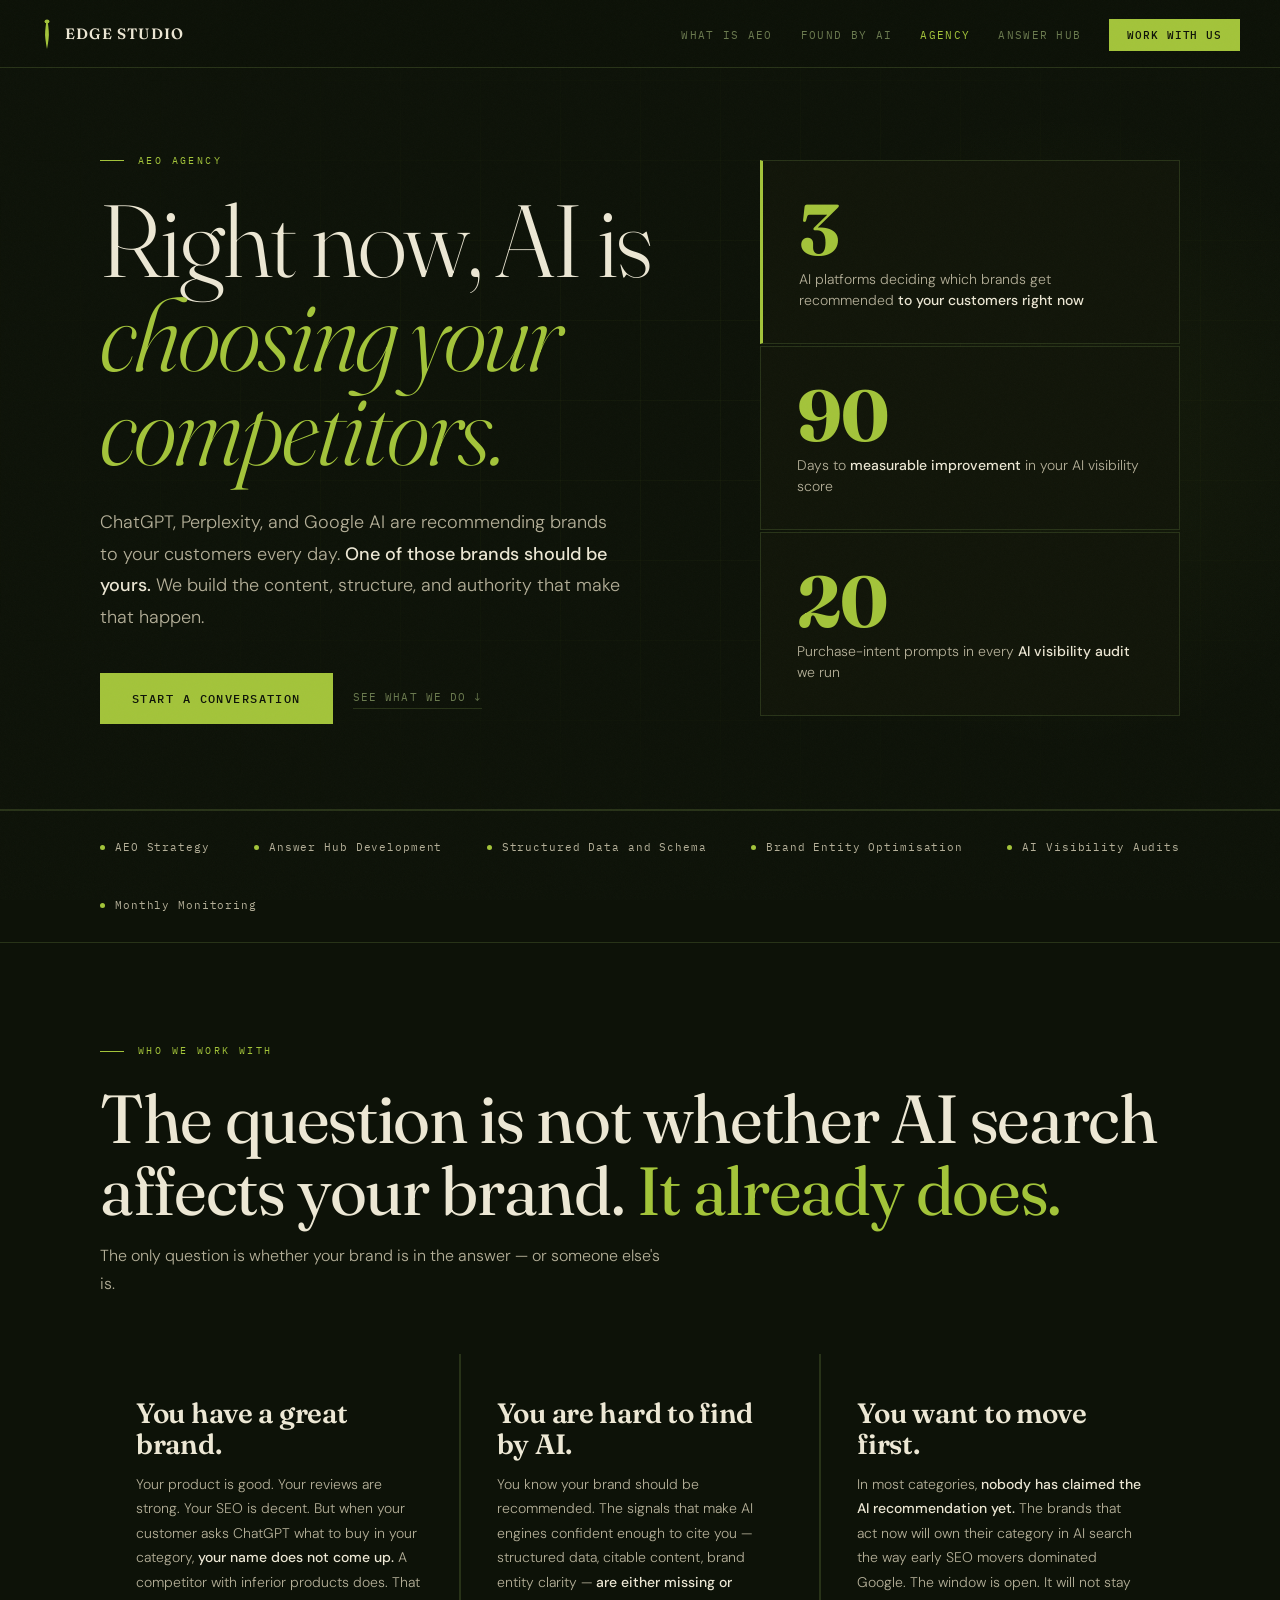
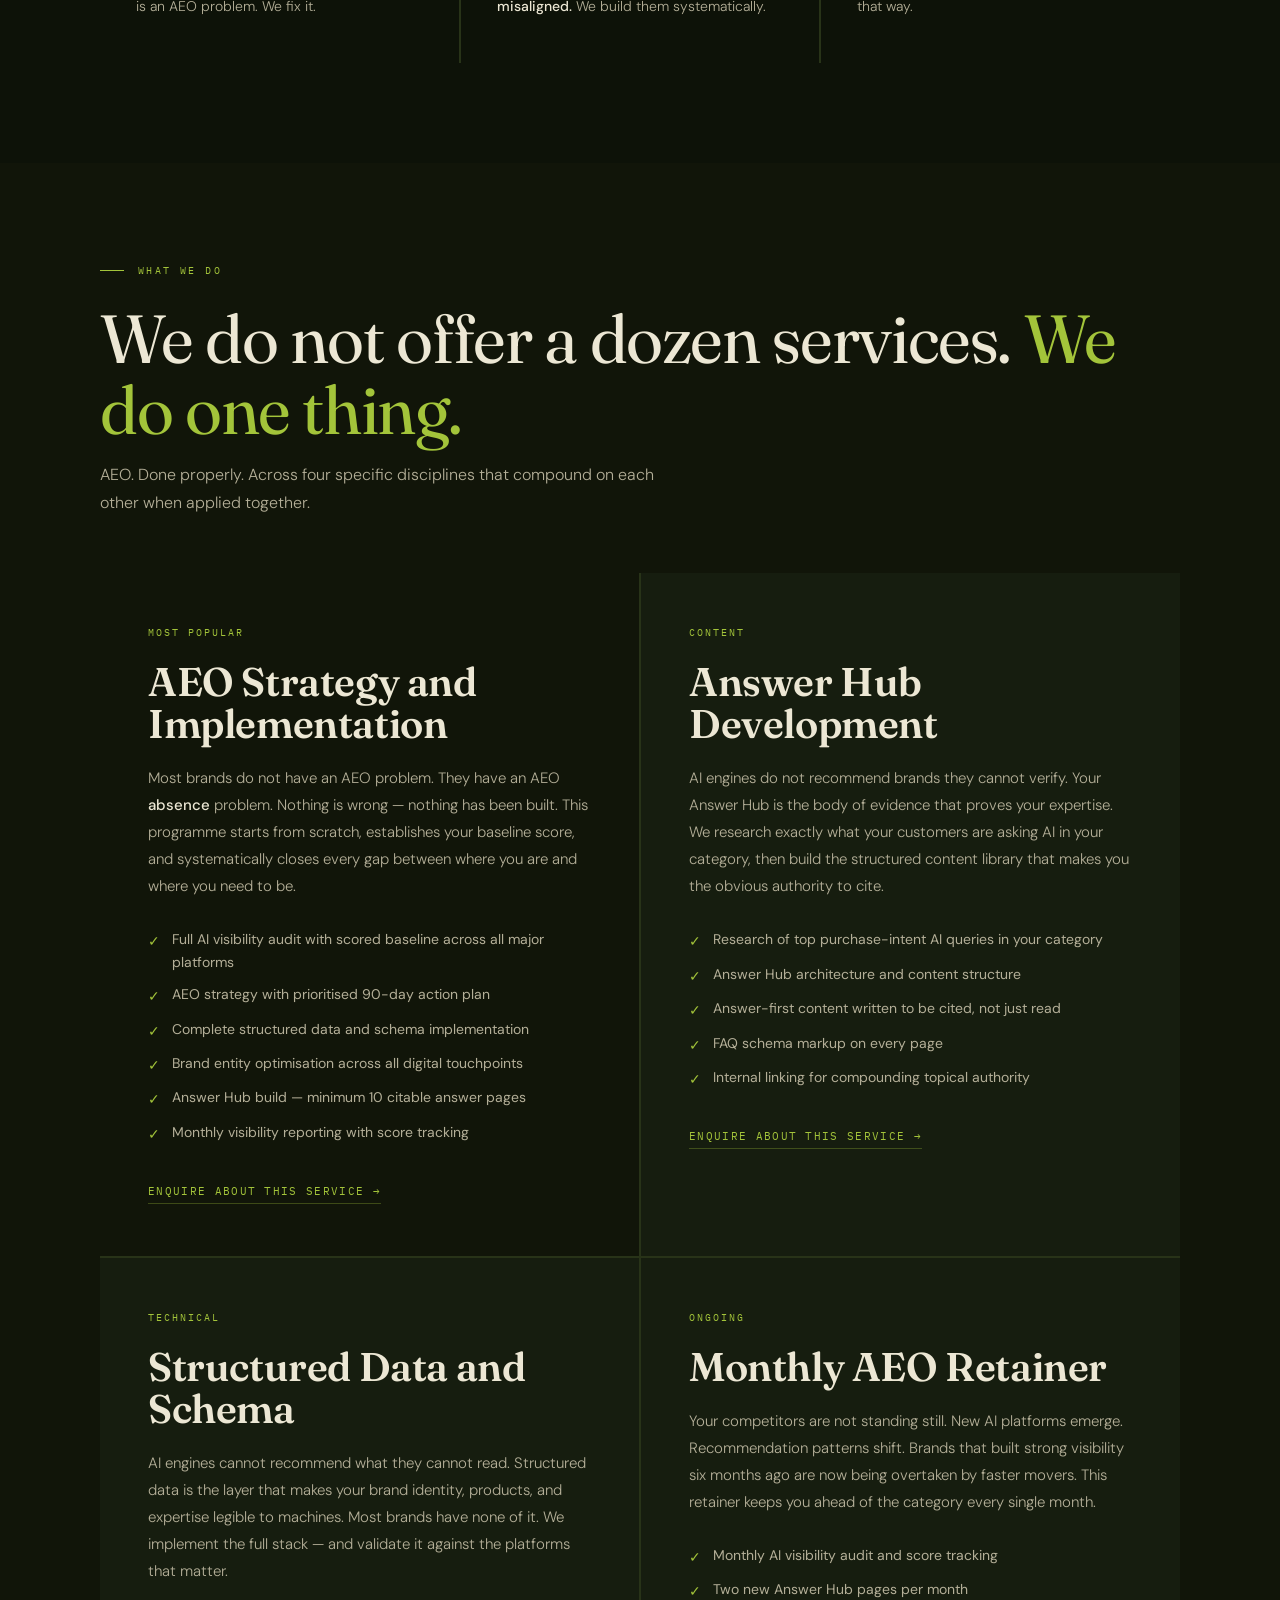
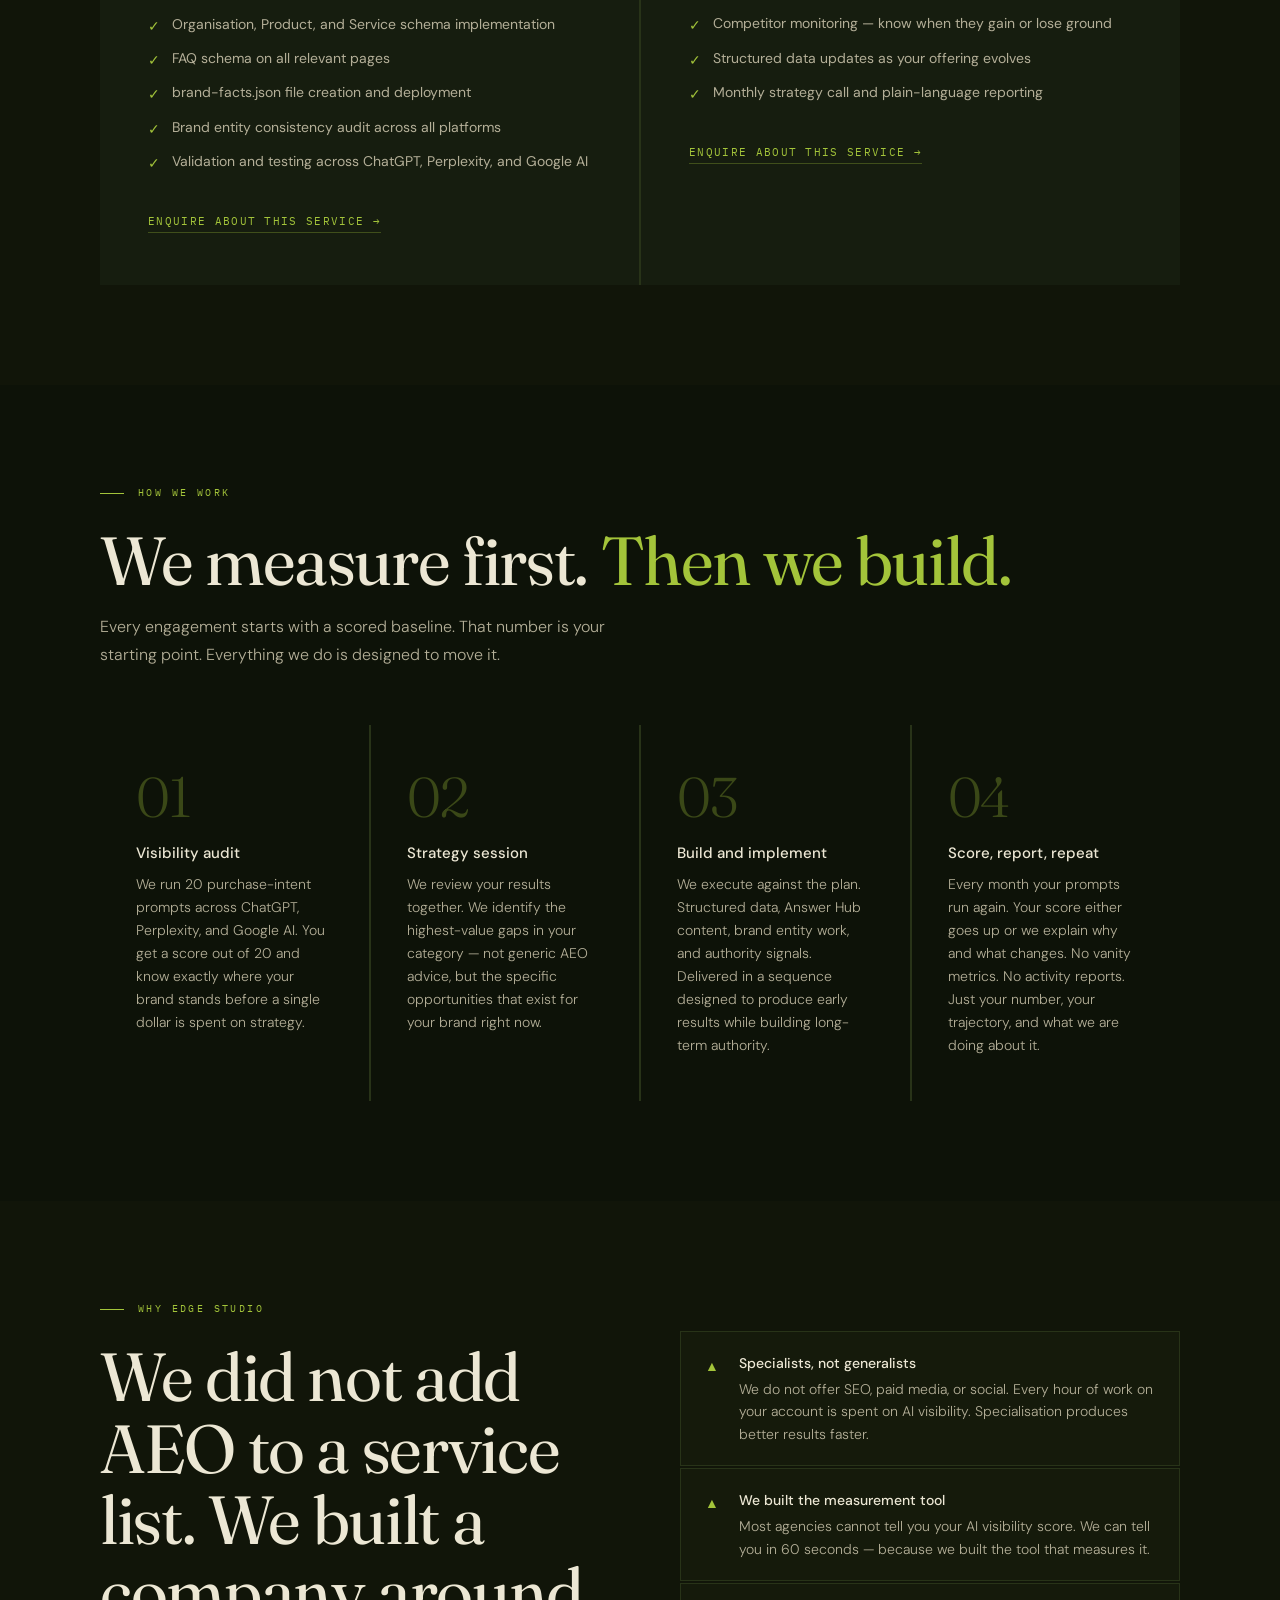
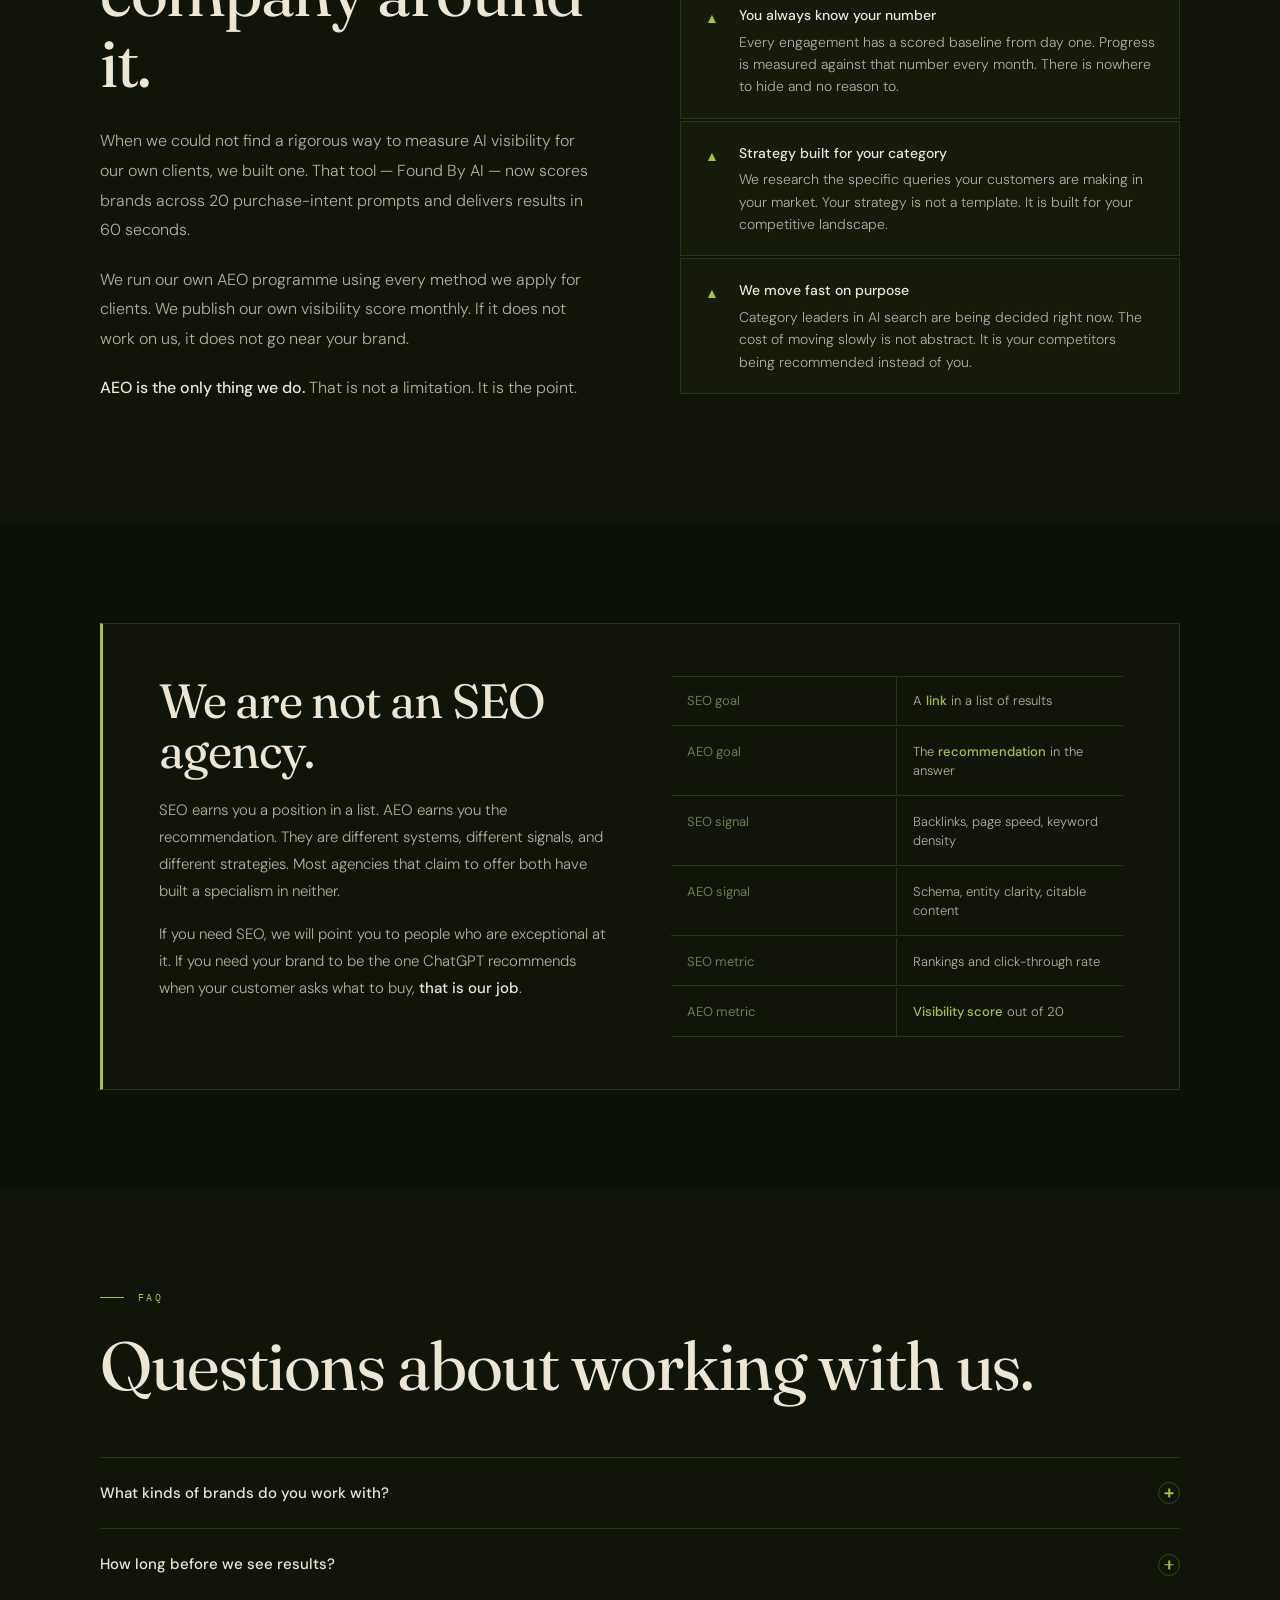
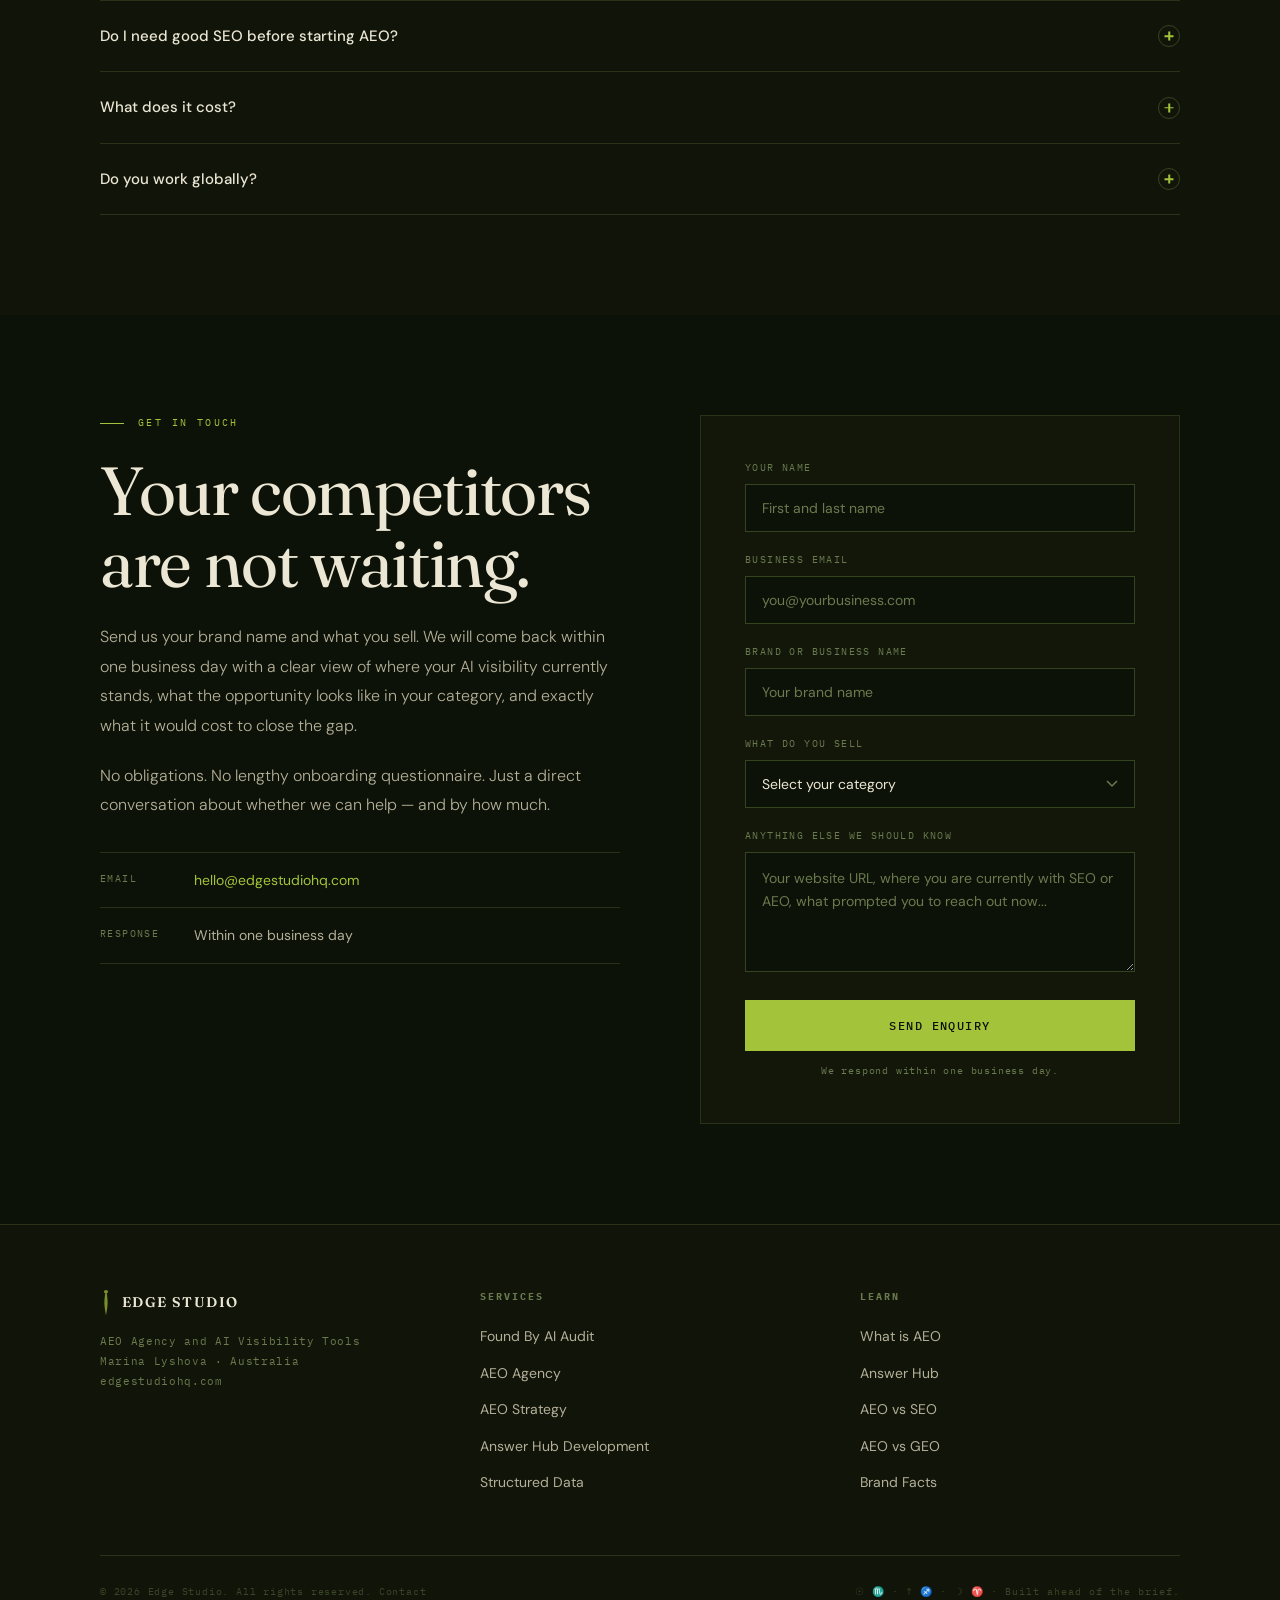
<file: aeo-agency.html>
<!DOCTYPE html>
<html lang="en">
<head>
  <meta charset="UTF-8">
  <meta name="viewport" content="width=device-width, initial-scale=1.0">
  <title>AEO Agency — Get Your Brand Recommended By AI | Edge Studio</title>
  <meta name="description" content="Edge Studio is a dedicated AEO agency. We build the content, structure, and authority signals that make AI engines like ChatGPT, Perplexity, and Google AI recommend your brand.">
  <link rel="canonical" href="https://edgestudiohq.com/aeo-agency">
  <link rel="icon" type="image/png" href="/images/favicon.png">
  <link rel="preconnect" href="https://fonts.googleapis.com">
  <link rel="preconnect" href="https://fonts.gstatic.com" crossorigin>
  <link href="https://fonts.googleapis.com/css2?family=Fraunces:ital,opsz,wght@0,9..144,300;0,9..144,400;0,9..144,600;0,9..144,700;1,9..144,300;1,9..144,400&family=DM+Sans:ital,wght@0,300;0,400;0,500;1,300&family=IBM+Plex+Mono:wght@300;400;500&display=swap" rel="stylesheet">
  <script type="application/ld+json">{"@context":"https://schema.org","@type":"Service","name":"AEO Agency Services","description":"Edge Studio provides done-for-you Answer Engine Optimisation services including AEO strategy, Answer Hub development, structured data implementation, and AI visibility audits for brands that want to be recommended by ChatGPT, Perplexity, and Google AI.","provider":{"@type":"Organization","name":"Edge Studio","url":"https://edgestudiohq.com"},"serviceType":"Answer Engine Optimisation"}</script>
  <style>
    *,*::before,*::after{box-sizing:border-box;margin:0;padding:0}
    :root{
      --ink:#0d1208;--ink-deep:#111509;--ink-surface:#161d0f;--ink-raised:#1c2614;
      --border:#283318;--border-soft:#344420;
      --growth:#a3c43a;--growth-pale:#d4e890;
      --cream:#ece7d4;--cream-soft:#b4af98;--muted:#6a7a4e;--faint:#3a4428;
      --display:'Fraunces',serif;--body:'DM Sans',sans-serif;--mono:'IBM Plex Mono',monospace;
      --ease:cubic-bezier(0.16,1,0.3,1)
    }
    html{scroll-behavior:smooth}
    body{background:var(--ink);color:var(--cream);font-family:var(--body);font-size:16px;line-height:1.6;-webkit-font-smoothing:antialiased;overflow-x:hidden}
    body::after{content:'';position:fixed;inset:0;pointer-events:none;z-index:999;opacity:.025;background-image:url("data:image/svg+xml,%3Csvg viewBox='0 0 256 256' xmlns='http://www.w3.org/2000/svg'%3E%3Cfilter id='n'%3E%3CfeTurbulence type='fractalNoise' baseFrequency='0.9' numOctaves='4' stitchTiles='stitch'/%3E%3C/filter%3E%3Crect width='100%25' height='100%25' filter='url(%23n)'/%3E%3C/svg%3E");background-size:128px}
    img{max-width:100%;display:block}
    a{text-decoration:none;color:inherit}
    ul{list-style:none}
    .container{width:100%;max-width:1160px;margin:0 auto;padding:0 40px}
    .growth{color:var(--growth)}
    .eyebrow{font-family:var(--mono);font-size:10px;letter-spacing:.24em;text-transform:uppercase;color:var(--growth);display:flex;align-items:center;gap:14px;margin-bottom:24px}
    .eyebrow::before{content:'';display:block;width:24px;height:1px;background:var(--growth);flex-shrink:0}
    @keyframes fadeUp{from{opacity:0;transform:translateY(18px)}to{opacity:1;transform:translateY(0)}}
    .a1{animation:fadeUp .9s var(--ease) .1s both}
    .a2{animation:fadeUp .9s var(--ease) .25s both}
    .a3{animation:fadeUp .9s var(--ease) .4s both}
    .a4{animation:fadeUp .9s var(--ease) .55s both}

    /* NAV */
    .nav{position:fixed;top:0;left:0;right:0;z-index:100;height:68px;padding:0 40px;display:flex;align-items:center;justify-content:space-between;background:rgba(13,18,8,.94);backdrop-filter:blur(16px);border-bottom:1px solid var(--border)}
    .nav-logo{display:flex;align-items:center;gap:11px;text-decoration:none}
    .nav-mark{width:14px;height:32px;color:var(--growth);flex-shrink:0}
    .nav-wordmark{font-family:var(--display);font-size:15px;font-weight:600;letter-spacing:.08em;text-transform:uppercase;color:var(--cream);line-height:1}
    .nav-links{display:flex;gap:28px;align-items:center}
    .nav-links a{font-family:var(--mono);font-size:11px;letter-spacing:.12em;text-transform:uppercase;color:var(--muted);transition:color .2s}
    .nav-links a:hover{color:var(--cream)}
    .nav-links a.active{color:var(--growth)}
    .nav-btn{background:var(--growth)!important;color:var(--ink)!important;font-weight:500!important;padding:9px 18px!important;transition:background .2s!important;letter-spacing:.08em!important}
    .nav-btn:hover{background:var(--growth-pale)!important;color:var(--ink)!important}

    /* HERO */
    .hero{padding-top:68px;min-height:90vh;display:flex;align-items:center;border-bottom:1px solid var(--border);position:relative;overflow:hidden}
    .hero::before{content:'';position:absolute;inset:0;background-image:linear-gradient(rgba(163,196,58,.04) 1px,transparent 1px),linear-gradient(90deg,rgba(163,196,58,.04) 1px,transparent 1px);background-size:80px 80px;mask-image:radial-gradient(ellipse 70% 60% at 60% 50%,black 20%,transparent 100%);pointer-events:none}
    .hero::after{content:'';position:absolute;right:-10%;top:10%;width:700px;height:700px;background:radial-gradient(circle,rgba(163,196,58,.05) 0%,transparent 65%);pointer-events:none}
    .hero-inner{padding:80px 40px;max-width:1160px;margin:0 auto;width:100%;display:grid;grid-template-columns:1fr 420px;gap:80px;align-items:center;position:relative;z-index:1}
    .hero-h1{font-family:var(--display);font-size:clamp(56px,8vw,104px);font-weight:300;line-height:.92;letter-spacing:-.02em;margin-bottom:32px;color:var(--cream)}
    .hero-h1 .accent{color:var(--growth);font-style:italic}
    .hero-sub{font-size:18px;line-height:1.75;color:var(--cream-soft);font-weight:300;max-width:520px;margin-bottom:40px}
    .hero-sub strong{color:var(--cream);font-weight:500}
    .hero-btns{display:flex;gap:20px;align-items:center;flex-wrap:wrap}
    .btn-primary{display:inline-block;background:var(--growth);color:var(--ink);font-family:var(--mono);font-size:12px;font-weight:500;letter-spacing:.12em;text-transform:uppercase;padding:16px 32px;transition:background .2s,transform .2s;white-space:nowrap}
    .btn-primary:hover{background:var(--growth-pale);transform:translateY(-1px)}
    .btn-ghost{font-family:var(--mono);font-size:11px;letter-spacing:.1em;text-transform:uppercase;color:var(--muted);border-bottom:1px solid var(--border);padding-bottom:2px;transition:color .2s,border-color .2s;white-space:nowrap}
    .btn-ghost:hover{color:var(--cream);border-color:var(--muted)}

    /* STAT STACK */
    .stat-stack{display:flex;flex-direction:column;gap:2px}
    .stat-card{background:var(--ink-deep);border:1px solid var(--border);padding:32px 36px}
    .stat-card.featured{border-left:3px solid var(--growth)}
    .stat-n{font-family:var(--display);font-size:72px;font-weight:700;color:var(--growth);line-height:1;letter-spacing:-.02em;margin-bottom:4px}
    .stat-label{font-size:14px;color:var(--cream-soft);font-weight:300;line-height:1.5}
    .stat-label strong{color:var(--cream);font-weight:500}

    /* TRUST BAR */
    .trust-bar{border-top:1px solid var(--border);border-bottom:1px solid var(--border);padding:28px 0}
    .trust-inner{display:flex;justify-content:space-between;align-items:center;gap:40px;flex-wrap:wrap}
    .trust-item{display:flex;align-items:center;gap:10px;font-family:var(--mono);font-size:11px;letter-spacing:.08em;color:var(--cream-soft)}
    .trust-dot{width:5px;height:5px;background:var(--growth);border-radius:50%;flex-shrink:0}

    /* SECTIONS */
    .section{padding:100px 0}
    .section-dark{background:var(--ink-deep)}
    .section-head{margin-bottom:56px}
    .section-head h2{font-family:var(--display);font-size:clamp(40px,5.5vw,68px);font-weight:400;letter-spacing:-.02em;line-height:1.05}
    .section-head p{font-size:16px;color:var(--cream-soft);margin-top:16px;font-weight:300;max-width:560px;line-height:1.75}

    /* WHO */
    .who-grid{display:grid;grid-template-columns:repeat(3,1fr);gap:2px;background:var(--border)}
    .who-card{background:var(--ink);padding:44px 36px;transition:background .3s;position:relative;overflow:hidden}
    .who-card:hover{background:var(--ink-surface)}
    .who-card::after{content:'';position:absolute;top:0;left:0;right:0;height:2px;background:var(--growth);transform:scaleX(0);transform-origin:left;transition:transform .4s var(--ease)}
    .who-card:hover::after{transform:scaleX(1)}
    .who-title{font-family:var(--display);font-size:28px;font-weight:600;letter-spacing:-.01em;margin-bottom:12px;line-height:1.1;color:var(--cream)}
    .who-desc{font-size:14px;color:var(--cream-soft);line-height:1.75;font-weight:300}
    .who-desc strong{color:var(--cream);font-weight:500}

    /* SERVICES */
    .services-grid{display:grid;grid-template-columns:1fr 1fr;gap:2px;background:var(--border)}
    .service-card{background:var(--ink-surface);padding:52px 48px;position:relative;overflow:hidden}
    .service-card.primary{background:var(--ink-deep)}
    .service-card::before{content:'';position:absolute;top:0;left:0;right:0;height:2px;background:var(--growth);transform:scaleX(0);transform-origin:left;transition:transform .5s var(--ease)}
    .service-card:hover::before{transform:scaleX(1)}
    .service-tag{font-family:var(--mono);font-size:10px;letter-spacing:.2em;text-transform:uppercase;color:var(--growth);margin-bottom:20px}
    .service-name{font-family:var(--display);font-size:clamp(28px,3.5vw,40px);font-weight:600;letter-spacing:-.01em;line-height:1.05;margin-bottom:20px;color:var(--cream)}
    .service-desc{font-size:15px;color:var(--cream-soft);line-height:1.8;margin-bottom:28px;font-weight:300}
    .service-desc strong{color:var(--cream);font-weight:500}
    .service-includes{display:flex;flex-direction:column;gap:10px;margin-bottom:32px}
    .si-item{display:flex;gap:12px;align-items:flex-start;font-size:14px;color:var(--cream-soft)}
    .si-check{color:var(--growth);flex-shrink:0;margin-top:2px}
    .service-link{font-family:var(--mono);font-size:11px;letter-spacing:.12em;text-transform:uppercase;color:var(--growth);border-bottom:1px solid rgba(163,196,58,.3);padding-bottom:2px;transition:border-color .2s;display:inline-block}
    .service-link:hover{border-color:var(--growth)}

    /* PROCESS */
    .process-grid{display:grid;grid-template-columns:repeat(4,1fr);gap:2px;background:var(--border)}
    .process-step{background:var(--ink);padding:44px 36px}
    .ps-num{font-family:var(--display);font-size:56px;font-weight:300;color:var(--growth);opacity:.3;line-height:1;margin-bottom:16px;letter-spacing:-.02em}
    .ps-title{font-size:15px;font-weight:500;color:var(--cream);margin-bottom:8px}
    .ps-desc{font-size:14px;color:var(--cream-soft);line-height:1.65;font-weight:300}

    /* WHY */
    .why-grid{display:grid;grid-template-columns:1fr 1fr;gap:80px;align-items:center}
    .why-left h2{font-family:var(--display);font-size:clamp(40px,5.5vw,68px);font-weight:400;letter-spacing:-.02em;line-height:1.05;margin-bottom:28px}
    .why-left p{font-size:16px;color:var(--cream-soft);line-height:1.85;margin-bottom:20px;font-weight:300}
    .why-left strong{color:var(--cream);font-weight:500}
    .why-points{display:flex;flex-direction:column;gap:2px}
    .why-point{display:flex;gap:20px;align-items:flex-start;padding:20px 24px;background:rgba(163,196,58,.03);border:1px solid var(--border)}
    .wp-icon{color:var(--growth);font-size:14px;flex-shrink:0;margin-top:3px}
    .wp-content h4{font-size:14px;font-weight:500;color:var(--cream);margin-bottom:4px}
    .wp-content p{font-size:14px;color:var(--cream-soft);line-height:1.6;margin:0;font-weight:300}

    /* NOT SEO */
    .not-seo{background:var(--ink-deep);border:1px solid var(--border);border-left:3px solid var(--growth);padding:52px 56px;display:grid;grid-template-columns:1fr 1fr;gap:60px}
    .not-seo h2{font-family:var(--display);font-size:clamp(34px,4vw,48px);font-weight:400;letter-spacing:-.02em;line-height:1.05;margin-bottom:20px}
    .not-seo p{font-size:15px;color:var(--cream-soft);line-height:1.8;font-weight:300}
    .not-seo strong{color:var(--cream);font-weight:500}
    .not-seo-right{display:flex;flex-direction:column;gap:2px}
    .not-seo-item{display:grid;grid-template-columns:1fr 1fr;border-bottom:1px solid var(--border)}
    .not-seo-item:first-child{border-top:1px solid var(--border)}
    .nsi-col{padding:14px 16px;font-size:13px;line-height:1.5}
    .nsi-col:first-child{color:var(--muted);border-right:1px solid var(--border)}
    .nsi-col:last-child{color:var(--cream-soft);font-weight:300}
    .nsi-col strong{color:var(--growth);font-weight:500}

    /* CONTACT */
    .contact-wrap{display:grid;grid-template-columns:1fr 480px;gap:80px;align-items:start}
    .contact-left h2{font-family:var(--display);font-size:clamp(40px,5.5vw,68px);font-weight:400;letter-spacing:-.02em;line-height:1.05;margin-bottom:24px}
    .contact-left p{font-size:16px;color:var(--cream-soft);line-height:1.85;margin-bottom:20px;font-weight:300}
    .contact-left strong{color:var(--cream);font-weight:500}
    .contact-details{display:flex;flex-direction:column;gap:0;margin-top:32px}
    .contact-detail{display:flex;gap:14px;align-items:flex-start;padding:16px 0;border-bottom:1px solid var(--border)}
    .contact-detail:first-child{border-top:1px solid var(--border)}
    .cd-label{font-family:var(--mono);font-size:10px;letter-spacing:.14em;text-transform:uppercase;color:var(--muted);min-width:80px;padding-top:2px}
    .cd-value{font-size:14px;color:var(--cream-soft)}
    .cd-value a{color:var(--growth);transition:color .2s}
    .cd-value a:hover{color:var(--growth-pale)}
    .contact-form{background:rgba(163,196,58,.03);border:1px solid var(--border);padding:44px}
    .form-label{font-family:var(--mono);font-size:10px;letter-spacing:.14em;text-transform:uppercase;color:var(--muted);display:block;margin-bottom:8px}
    .form-group{margin-bottom:20px}
    .form-input,.form-select,.form-textarea{width:100%;background:var(--ink);border:1px solid var(--border-soft);color:var(--cream);font-family:var(--body);font-size:14px;padding:14px 16px;outline:none;transition:border-color .2s;-webkit-appearance:none}
    .form-input:focus,.form-select:focus,.form-textarea:focus{border-color:var(--growth)}
    .form-input::placeholder,.form-textarea::placeholder{color:var(--muted)}
    .form-textarea{resize:vertical;min-height:120px;line-height:1.6}
    .form-select{cursor:pointer;background-image:url("data:image/svg+xml,%3Csvg xmlns='http://www.w3.org/2000/svg' width='12' height='8' viewBox='0 0 12 8'%3E%3Cpath d='M1 1l5 5 5-5' stroke='%236a7a4e' stroke-width='1.5' fill='none'/%3E%3C/svg%3E");background-repeat:no-repeat;background-position:right 16px center;padding-right:40px}
    .form-select option{background:var(--ink-surface)}
    .btn-submit{width:100%;background:var(--growth);color:var(--ink);font-family:var(--mono);font-size:12px;font-weight:500;letter-spacing:.12em;text-transform:uppercase;padding:18px 24px;border:none;cursor:pointer;transition:background .2s,transform .2s}
    .btn-submit:hover{background:var(--growth-pale);transform:translateY(-1px)}
    .form-note{font-family:var(--mono);font-size:10px;color:var(--muted);text-align:center;margin-top:12px;letter-spacing:.08em}

    /* FAQ */
    .faq-list{border-top:1px solid var(--border)}
    .faq-item{border-bottom:1px solid var(--border)}
    .faq-q{width:100%;background:none;border:none;padding:24px 0;display:flex;justify-content:space-between;align-items:center;gap:24px;cursor:pointer;text-align:left}
    .faq-q-text{font-size:15px;font-weight:500;color:var(--cream);line-height:1.5;font-family:var(--body)}
    .faq-icon{width:22px;height:22px;border-radius:50%;border:1px solid var(--border-soft);flex-shrink:0;position:relative}
    .faq-icon::before,.faq-icon::after{content:'';position:absolute;background:var(--growth);top:50%;left:50%}
    .faq-icon::before{width:9px;height:1.5px;transform:translate(-50%,-50%)}
    .faq-icon::after{width:1.5px;height:9px;transform:translate(-50%,-50%);transition:transform .3s,opacity .3s}
    .faq-item.open .faq-icon::after{transform:translate(-50%,-50%) rotate(90deg);opacity:0}
    .faq-a{max-height:0;overflow:hidden;transition:max-height .4s var(--ease)}
    .faq-item.open .faq-a{max-height:300px}
    .faq-a-inner{padding:0 0 22px;font-size:15px;color:var(--cream-soft);line-height:1.85;font-weight:300;max-width:720px}

    /* FOOTER */
    footer{border-top:1px solid var(--border);padding:64px 0 48px;background:var(--ink-deep)}
    .footer-grid{display:grid;grid-template-columns:1fr 1fr 1fr;gap:60px;margin-bottom:60px}
    .footer-brand-lock{display:flex;align-items:center;gap:10px;margin-bottom:16px}
    .footer-mark{width:12px;height:27px;color:var(--growth);opacity:.7}
    .footer-wordmark{font-family:var(--display);font-size:14px;font-weight:600;letter-spacing:.1em;text-transform:uppercase;color:var(--cream)}
    .footer-tag{font-family:var(--mono);font-size:11px;color:var(--muted);line-height:1.8;letter-spacing:.06em}
    .footer-col h4{font-family:var(--mono);font-size:10px;letter-spacing:.2em;text-transform:uppercase;color:var(--muted);margin-bottom:18px}
    .footer-col ul{display:flex;flex-direction:column;gap:11px}
    .footer-col a{font-size:14px;color:var(--cream-soft);transition:color .2s}
    .footer-col a:hover{color:var(--growth)}
    .footer-bottom{border-top:1px solid var(--border);padding-top:28px;display:flex;justify-content:space-between;align-items:center}
    .footer-copy{font-family:var(--mono);font-size:10px;color:var(--faint);letter-spacing:.08em}
    .footer-copy a{color:var(--faint);transition:color .2s}
    .footer-copy a:hover{color:var(--growth)}
    .footer-sig{font-family:var(--mono);font-size:10px;color:var(--faint);letter-spacing:.1em}

    /* RESPONSIVE */
    @media(max-width:960px){
      .container,.nav{padding:0 24px}
      .nav-links{display:none}
      .hero-inner{grid-template-columns:1fr;gap:48px;padding:72px 24px 60px}
      .who-grid{grid-template-columns:1fr}
      .services-grid{grid-template-columns:1fr}
      .process-grid{grid-template-columns:1fr 1fr}
      .why-grid{grid-template-columns:1fr;gap:48px}
      .not-seo{grid-template-columns:1fr;gap:36px;padding:36px 32px}
      .contact-wrap{grid-template-columns:1fr;gap:48px}
      .footer-grid{grid-template-columns:1fr 1fr;gap:40px}
      .footer-bottom{flex-direction:column;gap:12px;text-align:center}
    }
    @media(max-width:580px){
      .section{padding:72px 0}
      .process-grid{grid-template-columns:1fr}
      .footer-grid{grid-template-columns:1fr}
      .hero-btns{flex-direction:column;align-items:flex-start}
    }
  </style>

<!-- analytics-injected -->
  <!-- Google Analytics -->
  <script async src="https://www.googletagmanager.com/gtag/js?id=G-KHZSJQYYH3"></script>
  <script>
    window.dataLayer = window.dataLayer || [];
    function gtag(){dataLayer.push(arguments);}
    gtag('js', new Date());
    gtag('config', 'G-KHZSJQYYH3');
  </script>
  <!-- Microsoft Clarity -->
  <script type="text/javascript">
    (function(c,l,a,r,i,t,y){
      c[a]=c[a]||function(){(c[a].q=c[a].q||[]).push(arguments)};
      t=l.createElement(r);t.async=1;
      t.src="https://www.clarity.ms/tag/"+i;
      y=l.getElementsByTagName(r)[0];
      y.parentNode.insertBefore(t,y);
    })(window,document,"clarity","script",'wb06zpvz96');
  </script>

</head>
<body>

<nav class="nav">
  <a href="/" class="nav-logo">
    <svg class="nav-mark" viewBox="0 0 40 90" fill="none"><ellipse cx="20" cy="9" rx="7" ry="5.5" fill="currentColor"/><path d="M17.5,13.5 C16,26 13,44 15.5,60 C17,70 18,78 20,88 C22,78 23,70 24.5,60 C27,44 24,26 22.5,13.5 Z" fill="currentColor"/></svg>
    <span class="nav-wordmark">Edge Studio</span>
  </a>
  <ul class="nav-links">
    <li><a href="/what-is-aeo">What is AEO</a></li>
    <li><a href="https://foundbyai.com.au">Found By AI</a></li>
    <li><a href="/aeo-agency" class="active">Agency</a></li>
    <li><a href="/answer-hub">Answer Hub</a></li>
    <li><a href="#contact" class="nav-btn">Work with us</a></li>
  </ul>
</nav>

<!-- HERO -->
<section class="hero">
  <div class="hero-inner">
    <div>
      <div class="eyebrow a1">AEO Agency</div>
      <h1 class="hero-h1 a2">Right now, AI is<br><span class="accent">choosing your competitors.</span></h1>
      <p class="hero-sub a3">ChatGPT, Perplexity, and Google AI are recommending brands to your customers every day. <strong>One of those brands should be yours.</strong> We build the content, structure, and authority that make that happen.</p>
      <div class="hero-btns a4">
        <a href="#contact" class="btn-primary">Start a conversation</a>
        <a href="#services" class="btn-ghost">See what we do &darr;</a>
      </div>
    </div>
    <div class="stat-stack">
      <div class="stat-card featured">
        <div class="stat-n">3</div>
        <div class="stat-label">AI platforms deciding which brands get recommended <strong>to your customers right now</strong></div>
      </div>
      <div class="stat-card">
        <div class="stat-n">90</div>
        <div class="stat-label">Days to <strong>measurable improvement</strong> in your AI visibility score</div>
      </div>
      <div class="stat-card">
        <div class="stat-n">20</div>
        <div class="stat-label">Purchase-intent prompts in every <strong>AI visibility audit</strong> we run</div>
      </div>
    </div>
  </div>
</section>

<!-- TRUST BAR -->
<div class="trust-bar">
  <div class="container">
    <div class="trust-inner">
      <div class="trust-item"><span class="trust-dot"></span>AEO Strategy</div>
      <div class="trust-item"><span class="trust-dot"></span>Answer Hub Development</div>
      <div class="trust-item"><span class="trust-dot"></span>Structured Data and Schema</div>
      <div class="trust-item"><span class="trust-dot"></span>Brand Entity Optimisation</div>
      <div class="trust-item"><span class="trust-dot"></span>AI Visibility Audits</div>
      <div class="trust-item"><span class="trust-dot"></span>Monthly Monitoring</div>
    </div>
  </div>
</div>

<!-- WHO FOR -->
<section class="section">
  <div class="container">
    <div class="section-head">
      <div class="eyebrow">Who we work with</div>
      <h2>The question is not whether AI search affects your brand. <span class="growth">It already does.</span></h2>
      <p>The only question is whether your brand is in the answer — or someone else's is.</p>
    </div>
    <div class="who-grid">
      <div class="who-card">
        <div class="who-title">You have a great brand.</div>
        <div class="who-desc">Your product is good. Your reviews are strong. Your SEO is decent. But when your customer asks ChatGPT what to buy in your category, <strong>your name does not come up.</strong> A competitor with inferior products does. That is an AEO problem. We fix it.</div>
      </div>
      <div class="who-card">
        <div class="who-title">You are hard to find by AI.</div>
        <div class="who-desc">You know your brand should be recommended. The signals that make AI engines confident enough to cite you — structured data, citable content, brand entity clarity — <strong>are either missing or misaligned.</strong> We build them systematically.</div>
      </div>
      <div class="who-card">
        <div class="who-title">You want to move first.</div>
        <div class="who-desc">In most categories, <strong>nobody has claimed the AI recommendation yet.</strong> The brands that act now will own their category in AI search the way early SEO movers dominated Google. The window is open. It will not stay that way.</div>
      </div>
    </div>
  </div>
</section>

<!-- SERVICES -->
<section class="section section-dark" id="services">
  <div class="container">
    <div class="section-head">
      <div class="eyebrow">What we do</div>
      <h2>We do not offer a dozen services. <span class="growth">We do one thing.</span></h2>
      <p>AEO. Done properly. Across four specific disciplines that compound on each other when applied together.</p>
    </div>
    <div class="services-grid">
      <div class="service-card primary">
        <div class="service-tag">Most popular</div>
        <div class="service-name">AEO Strategy and Implementation</div>
        <div class="service-desc">Most brands do not have an AEO problem. They have an AEO <strong>absence</strong> problem. Nothing is wrong — nothing has been built. This programme starts from scratch, establishes your baseline score, and systematically closes every gap between where you are and where you need to be.</div>
        <div class="service-includes">
          <div class="si-item"><span class="si-check">&#10003;</span><span>Full AI visibility audit with scored baseline across all major platforms</span></div>
          <div class="si-item"><span class="si-check">&#10003;</span><span>AEO strategy with prioritised 90-day action plan</span></div>
          <div class="si-item"><span class="si-check">&#10003;</span><span>Complete structured data and schema implementation</span></div>
          <div class="si-item"><span class="si-check">&#10003;</span><span>Brand entity optimisation across all digital touchpoints</span></div>
          <div class="si-item"><span class="si-check">&#10003;</span><span>Answer Hub build — minimum 10 citable answer pages</span></div>
          <div class="si-item"><span class="si-check">&#10003;</span><span>Monthly visibility reporting with score tracking</span></div>
        </div>
        <a href="#contact" class="service-link">Enquire about this service &rarr;</a>
      </div>
      <div class="service-card">
        <div class="service-tag">Content</div>
        <div class="service-name">Answer Hub Development</div>
        <div class="service-desc">AI engines do not recommend brands they cannot verify. Your Answer Hub is the body of evidence that proves your expertise. We research exactly what your customers are asking AI in your category, then build the structured content library that makes you the obvious authority to cite.</div>
        <div class="service-includes">
          <div class="si-item"><span class="si-check">&#10003;</span><span>Research of top purchase-intent AI queries in your category</span></div>
          <div class="si-item"><span class="si-check">&#10003;</span><span>Answer Hub architecture and content structure</span></div>
          <div class="si-item"><span class="si-check">&#10003;</span><span>Answer-first content written to be cited, not just read</span></div>
          <div class="si-item"><span class="si-check">&#10003;</span><span>FAQ schema markup on every page</span></div>
          <div class="si-item"><span class="si-check">&#10003;</span><span>Internal linking for compounding topical authority</span></div>
        </div>
        <a href="#contact" class="service-link">Enquire about this service &rarr;</a>
      </div>
      <div class="service-card">
        <div class="service-tag">Technical</div>
        <div class="service-name">Structured Data and Schema</div>
        <div class="service-desc">AI engines cannot recommend what they cannot read. Structured data is the layer that makes your brand identity, products, and expertise legible to machines. Most brands have none of it. We implement the full stack — and validate it against the platforms that matter.</div>
        <div class="service-includes">
          <div class="si-item"><span class="si-check">&#10003;</span><span>Organisation, Product, and Service schema implementation</span></div>
          <div class="si-item"><span class="si-check">&#10003;</span><span>FAQ schema on all relevant pages</span></div>
          <div class="si-item"><span class="si-check">&#10003;</span><span>brand-facts.json file creation and deployment</span></div>
          <div class="si-item"><span class="si-check">&#10003;</span><span>Brand entity consistency audit across all platforms</span></div>
          <div class="si-item"><span class="si-check">&#10003;</span><span>Validation and testing across ChatGPT, Perplexity, and Google AI</span></div>
        </div>
        <a href="#contact" class="service-link">Enquire about this service &rarr;</a>
      </div>
      <div class="service-card">
        <div class="service-tag">Ongoing</div>
        <div class="service-name">Monthly AEO Retainer</div>
        <div class="service-desc">Your competitors are not standing still. New AI platforms emerge. Recommendation patterns shift. Brands that built strong visibility six months ago are now being overtaken by faster movers. This retainer keeps you ahead of the category every single month.</div>
        <div class="service-includes">
          <div class="si-item"><span class="si-check">&#10003;</span><span>Monthly AI visibility audit and score tracking</span></div>
          <div class="si-item"><span class="si-check">&#10003;</span><span>Two new Answer Hub pages per month</span></div>
          <div class="si-item"><span class="si-check">&#10003;</span><span>Competitor monitoring — know when they gain or lose ground</span></div>
          <div class="si-item"><span class="si-check">&#10003;</span><span>Structured data updates as your offering evolves</span></div>
          <div class="si-item"><span class="si-check">&#10003;</span><span>Monthly strategy call and plain-language reporting</span></div>
        </div>
        <a href="#contact" class="service-link">Enquire about this service &rarr;</a>
      </div>
    </div>
  </div>
</section>

<!-- PROCESS -->
<section class="section">
  <div class="container">
    <div class="section-head">
      <div class="eyebrow">How we work</div>
      <h2>We measure first. <span class="growth">Then we build.</span></h2>
      <p>Every engagement starts with a scored baseline. That number is your starting point. Everything we do is designed to move it.</p>
    </div>
    <div class="process-grid">
      <div class="process-step">
        <div class="ps-num">01</div>
        <div class="ps-title">Visibility audit</div>
        <div class="ps-desc">We run 20 purchase-intent prompts across ChatGPT, Perplexity, and Google AI. You get a score out of 20 and know exactly where your brand stands before a single dollar is spent on strategy.</div>
      </div>
      <div class="process-step">
        <div class="ps-num">02</div>
        <div class="ps-title">Strategy session</div>
        <div class="ps-desc">We review your results together. We identify the highest-value gaps in your category — not generic AEO advice, but the specific opportunities that exist for your brand right now.</div>
      </div>
      <div class="process-step">
        <div class="ps-num">03</div>
        <div class="ps-title">Build and implement</div>
        <div class="ps-desc">We execute against the plan. Structured data, Answer Hub content, brand entity work, and authority signals. Delivered in a sequence designed to produce early results while building long-term authority.</div>
      </div>
      <div class="process-step">
        <div class="ps-num">04</div>
        <div class="ps-title">Score, report, repeat</div>
        <div class="ps-desc">Every month your prompts run again. Your score either goes up or we explain why and what changes. No vanity metrics. No activity reports. Just your number, your trajectory, and what we are doing about it.</div>
      </div>
    </div>
  </div>
</section>

<!-- WHY EDGE STUDIO -->
<section class="section section-dark">
  <div class="container">
    <div class="why-grid">
      <div class="why-left">
        <div class="eyebrow">Why Edge Studio</div>
        <h2>We did not add AEO to a service list. We built a company around it.</h2>
        <p>When we could not find a rigorous way to measure AI visibility for our own clients, we built one. That tool — Found By AI — now scores brands across 20 purchase-intent prompts and delivers results in 60 seconds.</p>
        <p>We run our own AEO programme using every method we apply for clients. We publish our own visibility score monthly. If it does not work on us, it does not go near your brand.</p>
        <p><strong>AEO is the only thing we do.</strong> That is not a limitation. It is the point.</p>
      </div>
      <div class="why-points">
        <div class="why-point"><span class="wp-icon">&#9650;</span><div class="wp-content"><h4>Specialists, not generalists</h4><p>We do not offer SEO, paid media, or social. Every hour of work on your account is spent on AI visibility. Specialisation produces better results faster.</p></div></div>
        <div class="why-point"><span class="wp-icon">&#9650;</span><div class="wp-content"><h4>We built the measurement tool</h4><p>Most agencies cannot tell you your AI visibility score. We can tell you in 60 seconds — because we built the tool that measures it.</p></div></div>
        <div class="why-point"><span class="wp-icon">&#9650;</span><div class="wp-content"><h4>You always know your number</h4><p>Every engagement has a scored baseline from day one. Progress is measured against that number every month. There is nowhere to hide and no reason to.</p></div></div>
        <div class="why-point"><span class="wp-icon">&#9650;</span><div class="wp-content"><h4>Strategy built for your category</h4><p>We research the specific queries your customers are making in your market. Your strategy is not a template. It is built for your competitive landscape.</p></div></div>
        <div class="why-point"><span class="wp-icon">&#9650;</span><div class="wp-content"><h4>We move fast on purpose</h4><p>Category leaders in AI search are being decided right now. The cost of moving slowly is not abstract. It is your competitors being recommended instead of you.</p></div></div>
      </div>
    </div>
  </div>
</section>

<!-- NOT SEO -->
<section class="section">
  <div class="container">
    <div class="not-seo">
      <div>
        <h2>We are not an SEO agency.</h2>
        <p>SEO earns you a position in a list. AEO earns you the recommendation. They are different systems, different signals, and different strategies. Most agencies that claim to offer both have built a specialism in neither.</p>
        <p style="margin-top:16px">If you need SEO, we will point you to people who are exceptional at it. If you need your brand to be the one ChatGPT recommends when your customer asks what to buy, <strong>that is our job</strong>.</p>
      </div>
      <div class="not-seo-right">
        <div class="not-seo-item"><div class="nsi-col">SEO goal</div><div class="nsi-col">A <strong>link</strong> in a list of results</div></div>
        <div class="not-seo-item"><div class="nsi-col">AEO goal</div><div class="nsi-col">The <strong>recommendation</strong> in the answer</div></div>
        <div class="not-seo-item"><div class="nsi-col">SEO signal</div><div class="nsi-col">Backlinks, page speed, keyword density</div></div>
        <div class="not-seo-item"><div class="nsi-col">AEO signal</div><div class="nsi-col">Schema, entity clarity, citable content</div></div>
        <div class="not-seo-item"><div class="nsi-col">SEO metric</div><div class="nsi-col">Rankings and click-through rate</div></div>
        <div class="not-seo-item"><div class="nsi-col">AEO metric</div><div class="nsi-col"><strong>Visibility score</strong> out of 20</div></div>
      </div>
    </div>
  </div>
</section>

<!-- FAQ -->
<section class="section section-dark">
  <div class="container">
    <div class="section-head">
      <div class="eyebrow">FAQ</div>
      <h2>Questions about working with us.</h2>
    </div>
    <div class="faq-list">
      <div class="faq-item"><button class="faq-q" onclick="toggleFaq(this)"><span class="faq-q-text">What kinds of brands do you work with?</span><span class="faq-icon"></span></button><div class="faq-a"><p class="faq-a-inner">Any brand whose customers use AI to research, compare, or decide what to buy. Products, services, SaaS, professional firms — the category does not matter. What matters is whether AI-driven discovery is relevant to how your customers find you. If it is, AEO is relevant.</p></div></div>
      <div class="faq-item"><button class="faq-q" onclick="toggleFaq(this)"><span class="faq-q-text">How long before we see results?</span><span class="faq-icon"></span></button><div class="faq-a"><p class="faq-a-inner">Structured data improvements can influence AI recommendations within weeks. Meaningful, sustained improvement in your visibility score typically takes 60 to 90 days of consistent work. We measure from day one so you always know exactly where you stand and where you are heading.</p></div></div>
      <div class="faq-item"><button class="faq-q" onclick="toggleFaq(this)"><span class="faq-q-text">Do I need good SEO before starting AEO?</span><span class="faq-icon"></span></button><div class="faq-a"><p class="faq-a-inner">No. AEO and SEO share some technical foundations but operate independently. A brand with average SEO can build strong AI visibility. The signals AI engines use to evaluate brands are different from the signals Google uses to rank pages.</p></div></div>
      <div class="faq-item"><button class="faq-q" onclick="toggleFaq(this)"><span class="faq-q-text">What does it cost?</span><span class="faq-icon"></span></button><div class="faq-a"><p class="faq-a-inner">Pricing depends on your category, competitive landscape, and how much needs to be built versus refined. We do not publish rates because the right scope varies significantly between brands. Get in touch and we will give you a clear, specific number quickly — no lengthy discovery process required.</p></div></div>
      <div class="faq-item"><button class="faq-q" onclick="toggleFaq(this)"><span class="faq-q-text">Do you work globally?</span><span class="faq-icon"></span></button><div class="faq-a"><p class="faq-a-inner">Yes. AI search is a global channel. We work with brands regardless of where they are based.</p></div></div>
    </div>
  </div>
</section>

<!-- CONTACT -->
<section class="section" id="contact">
  <div class="container">
    <div class="contact-wrap">
      <div class="contact-left">
        <div class="eyebrow">Get in touch</div>
        <h2>Your competitors are not waiting.</h2>
        <p>Send us your brand name and what you sell. We will come back within one business day with a clear view of where your AI visibility currently stands, what the opportunity looks like in your category, and exactly what it would cost to close the gap.</p>
        <p>No obligations. No lengthy onboarding questionnaire. Just a direct conversation about whether we can help — and by how much.</p>
        <div class="contact-details">
          <div class="contact-detail"><span class="cd-label">Email</span><span class="cd-value"><a href="mailto:hello@edgestudiohq.com">hello@edgestudiohq.com</a></span></div>
          <div class="contact-detail"><span class="cd-label">Response</span><span class="cd-value">Within one business day</span></div>
        </div>
      </div>
      <div class="contact-form">
        <form action="https://formspree.io/f/xkovdpge" method="POST" id="agency-form">
          <div class="form-group"><label class="form-label">Your name</label><input type="text" name="name" class="form-input" placeholder="First and last name" required></div>
          <div class="form-group"><label class="form-label">Business email</label><input type="email" name="email" class="form-input" placeholder="you@yourbusiness.com" required></div>
          <div class="form-group"><label class="form-label">Brand or business name</label><input type="text" name="brand" class="form-input" placeholder="Your brand name"></div>
          <div class="form-group"><label class="form-label">What do you sell</label>
            <select name="category" class="form-select">
              <option value="" disabled selected>Select your category</option>
              <option>Ecommerce or DTC brand</option>
              <option>Service business or agency</option>
              <option>SaaS or tech product</option>
              <option>Professional services</option>
              <option>Other</option>
            </select>
          </div>
          <div class="form-group"><label class="form-label">Anything else we should know</label><textarea name="message" class="form-textarea" placeholder="Your website URL, where you are currently with SEO or AEO, what prompted you to reach out now..."></textarea></div>
          <button type="submit" class="btn-submit" id="agency-submit-btn">Send enquiry</button>
          <div class="form-note">We respond within one business day.</div>
        </form>
        <div id="agency-form-success" style="display:none;padding:32px;text-align:center">
          <div style="font-family:var(--display);font-size:32px;color:var(--growth);margin-bottom:12px">Enquiry sent.</div>
          <div style="font-size:15px;color:var(--cream-soft);font-weight:300">We will be in touch within one business day.</div>
        </div>
      </div>
    </div>
  </div>
</section>

<footer>
  <div class="container">
    <div class="footer-grid">
      <div>
        <div class="footer-brand-lock">
          <svg class="footer-mark" viewBox="0 0 40 90" fill="none"><ellipse cx="20" cy="9" rx="7" ry="5.5" fill="currentColor"/><path d="M17.5,13.5 C16,26 13,44 15.5,60 C17,70 18,78 20,88 C22,78 23,70 24.5,60 C27,44 24,26 22.5,13.5 Z" fill="currentColor"/></svg>
          <span class="footer-wordmark">Edge Studio</span>
        </div>
        <p class="footer-tag">AEO Agency and AI Visibility Tools</p>
        <p class="footer-tag">Marina Lyshova · Australia</p>
        <p class="footer-tag">edgestudiohq.com</p>
      </div>
      <div class="footer-col"><h4>Services</h4><ul><li><a href="https://foundbyai.com.au">Found By AI Audit</a></li><li><a href="/aeo-agency">AEO Agency</a></li><li><a href="/aeo-agency">AEO Strategy</a></li><li><a href="/aeo-agency">Answer Hub Development</a></li><li><a href="/aeo-agency">Structured Data</a></li></ul></div>
      <div class="footer-col"><h4>Learn</h4><ul><li><a href="/what-is-aeo">What is AEO</a></li><li><a href="/answer-hub">Answer Hub</a></li><li><a href="/answer-hub/aeo-vs-seo">AEO vs SEO</a></li><li><a href="/answer-hub/aeo-vs-geo">AEO vs GEO</a></li><li><a href="/brand-facts">Brand Facts</a></li></ul></div>
    </div>
    <div class="footer-bottom">
      <p class="footer-copy">&copy; 2026 Edge Studio. All rights reserved. <a href="/contact">Contact</a></p>
      <p class="footer-sig">☉ ♏ · ↑ ♐ · ☽ ♈ · Built ahead of the brief.</p>
    </div>
  </div>
</footer>

<script>
  function toggleFaq(btn){const item=btn.closest('.faq-item');const isOpen=item.classList.contains('open');document.querySelectorAll('.faq-item.open').forEach(el=>el.classList.remove('open'));if(!isOpen)item.classList.add('open')}
  const agencyForm=document.getElementById('agency-form');
  const agencyBtn=document.getElementById('agency-submit-btn');
  const agencySuccess=document.getElementById('agency-form-success');
  if(agencyForm){agencyForm.addEventListener('submit',async function(e){e.preventDefault();agencyBtn.textContent='Sending...';agencyBtn.disabled=true;const response=await fetch(agencyForm.action,{method:'POST',body:new FormData(agencyForm),headers:{'Accept':'application/json'}});if(response.ok){agencyForm.style.display='none';agencySuccess.style.display='block'}else{agencyBtn.textContent='Something went wrong. Email us directly.';agencyBtn.disabled=false}})}
</script>
</body>
</html>
</file>
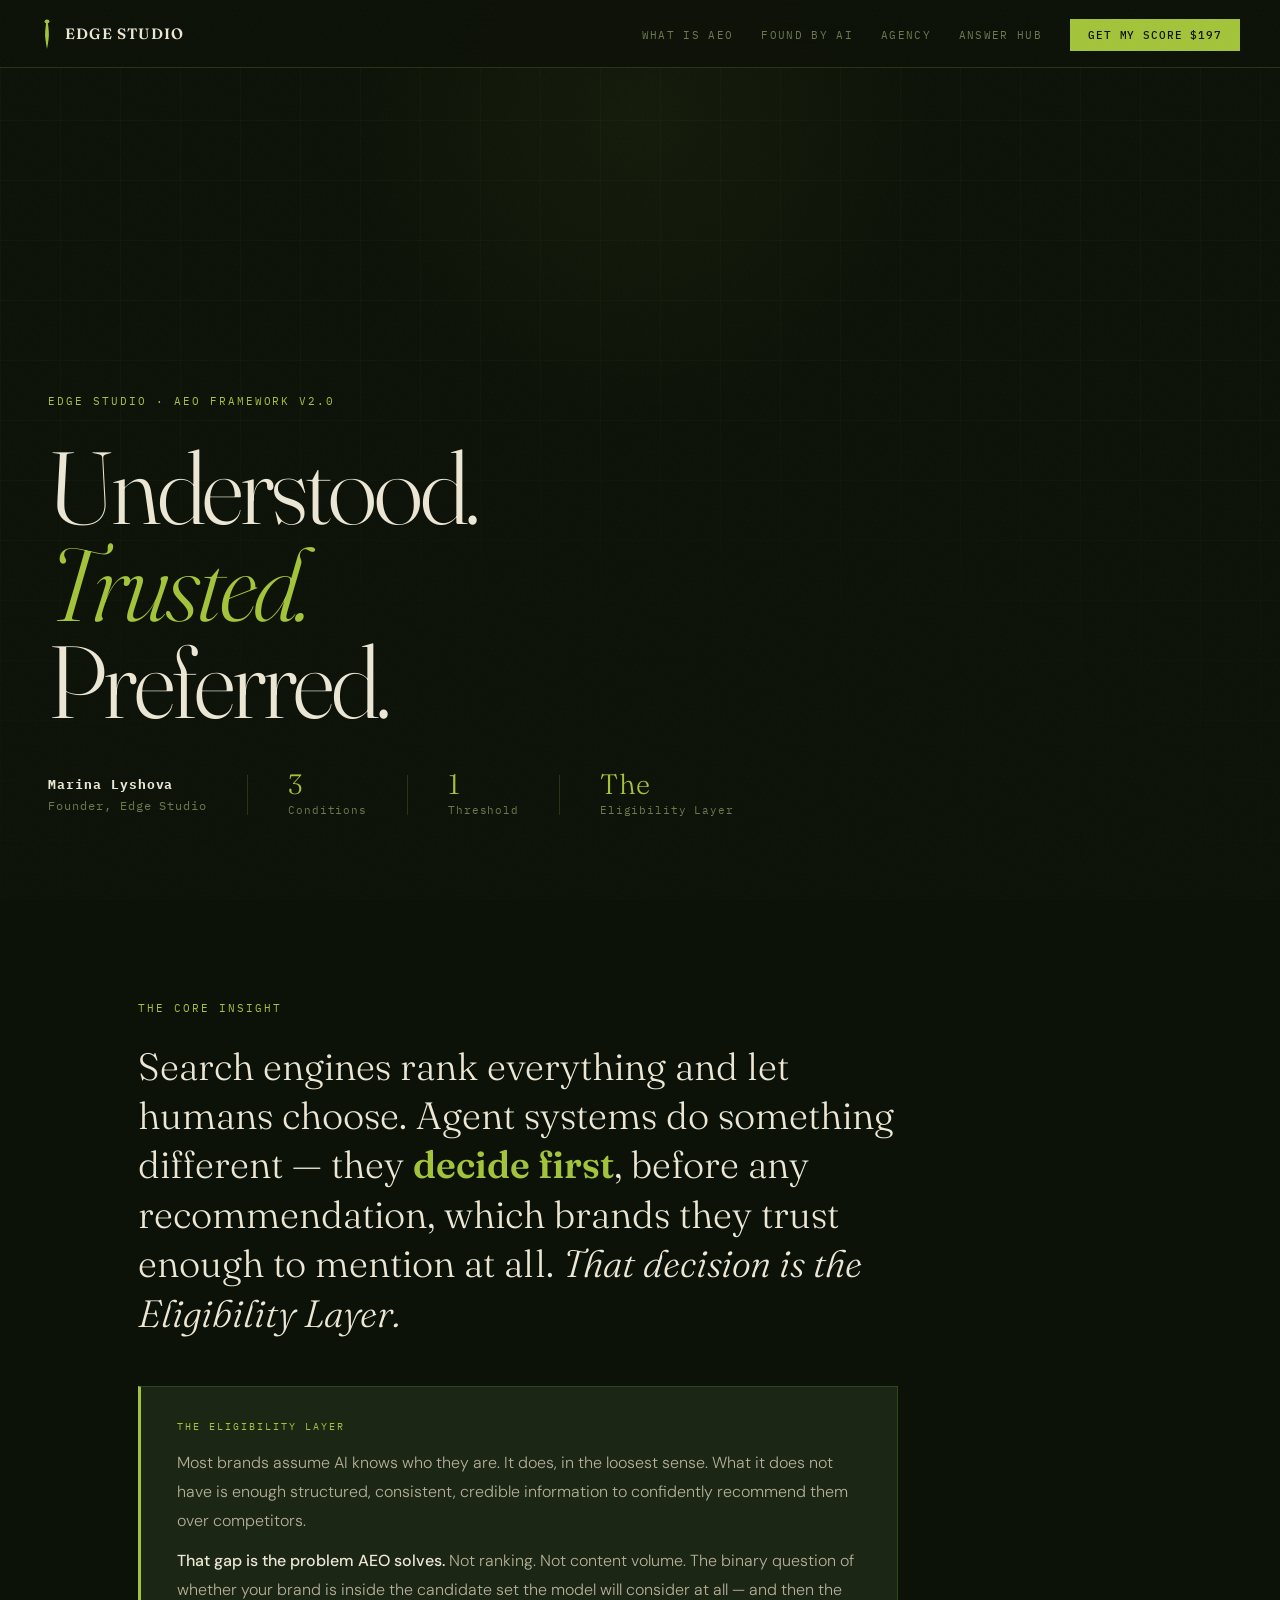
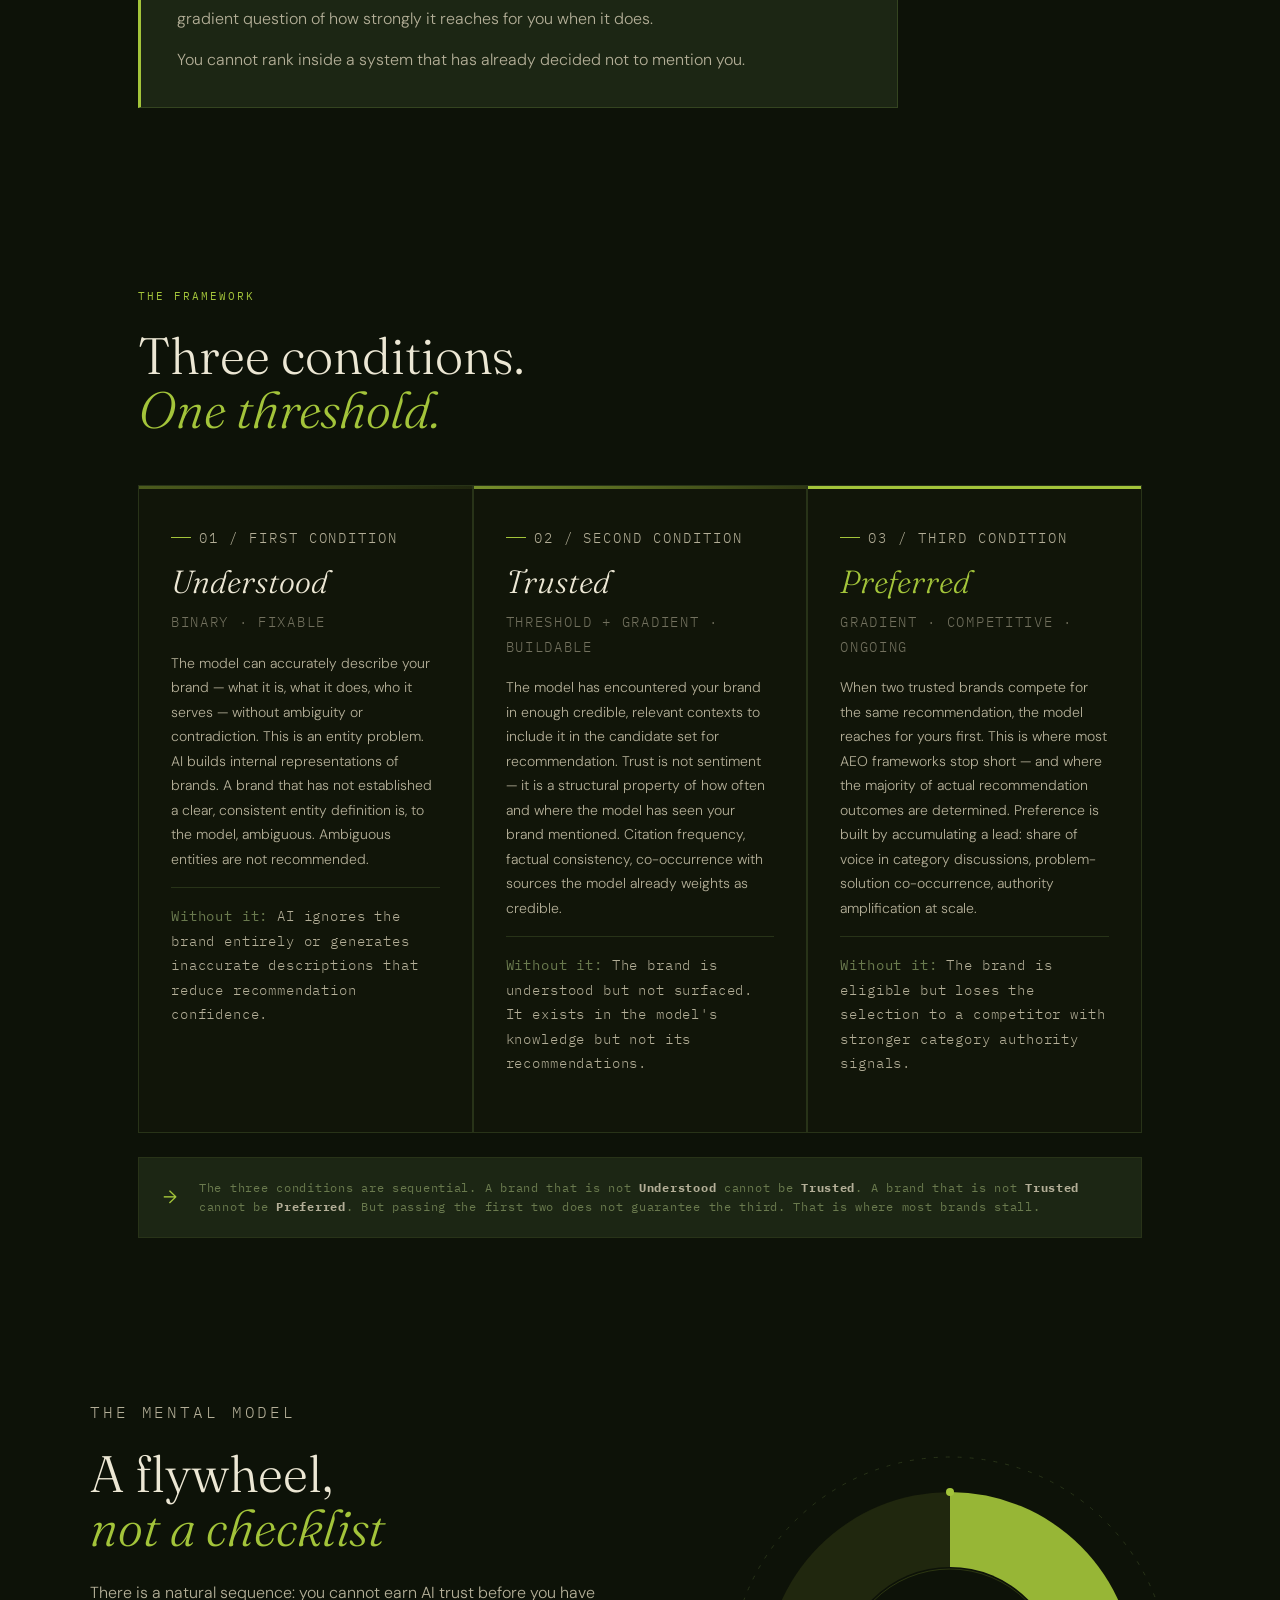
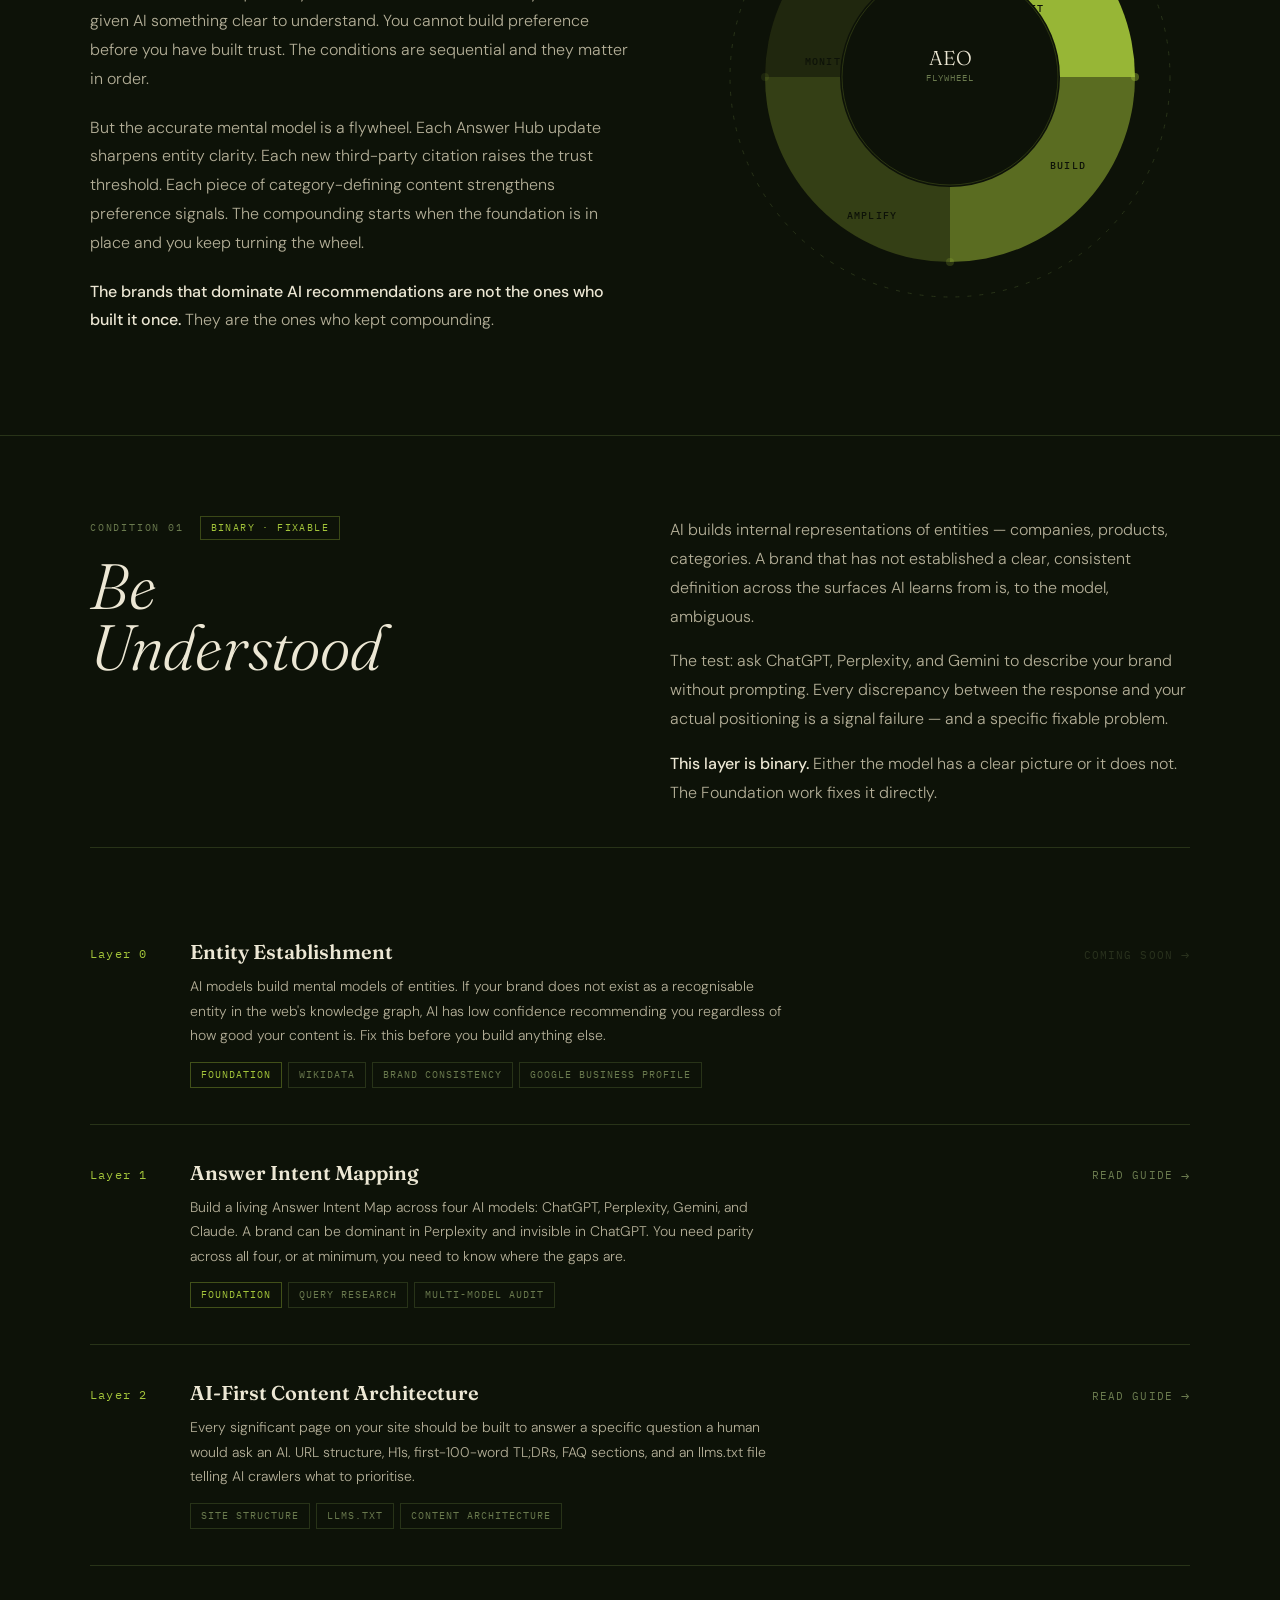
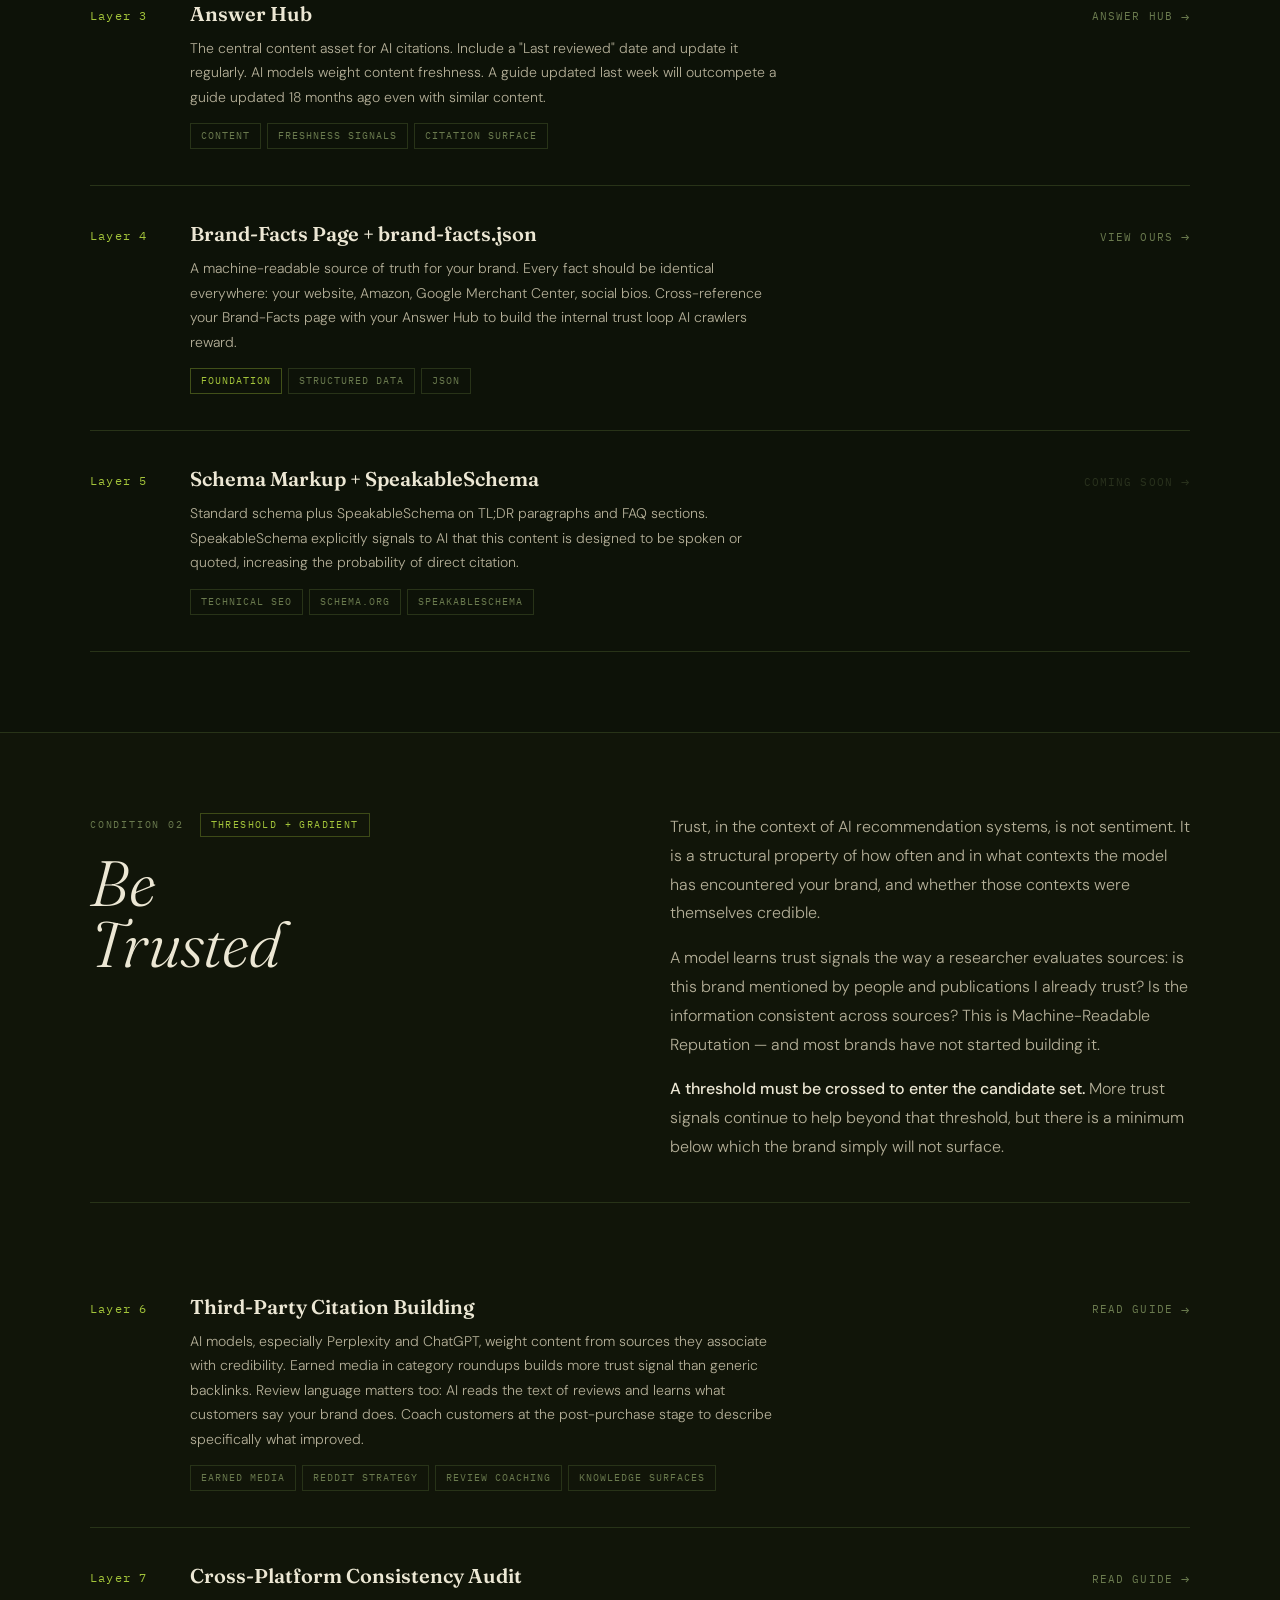
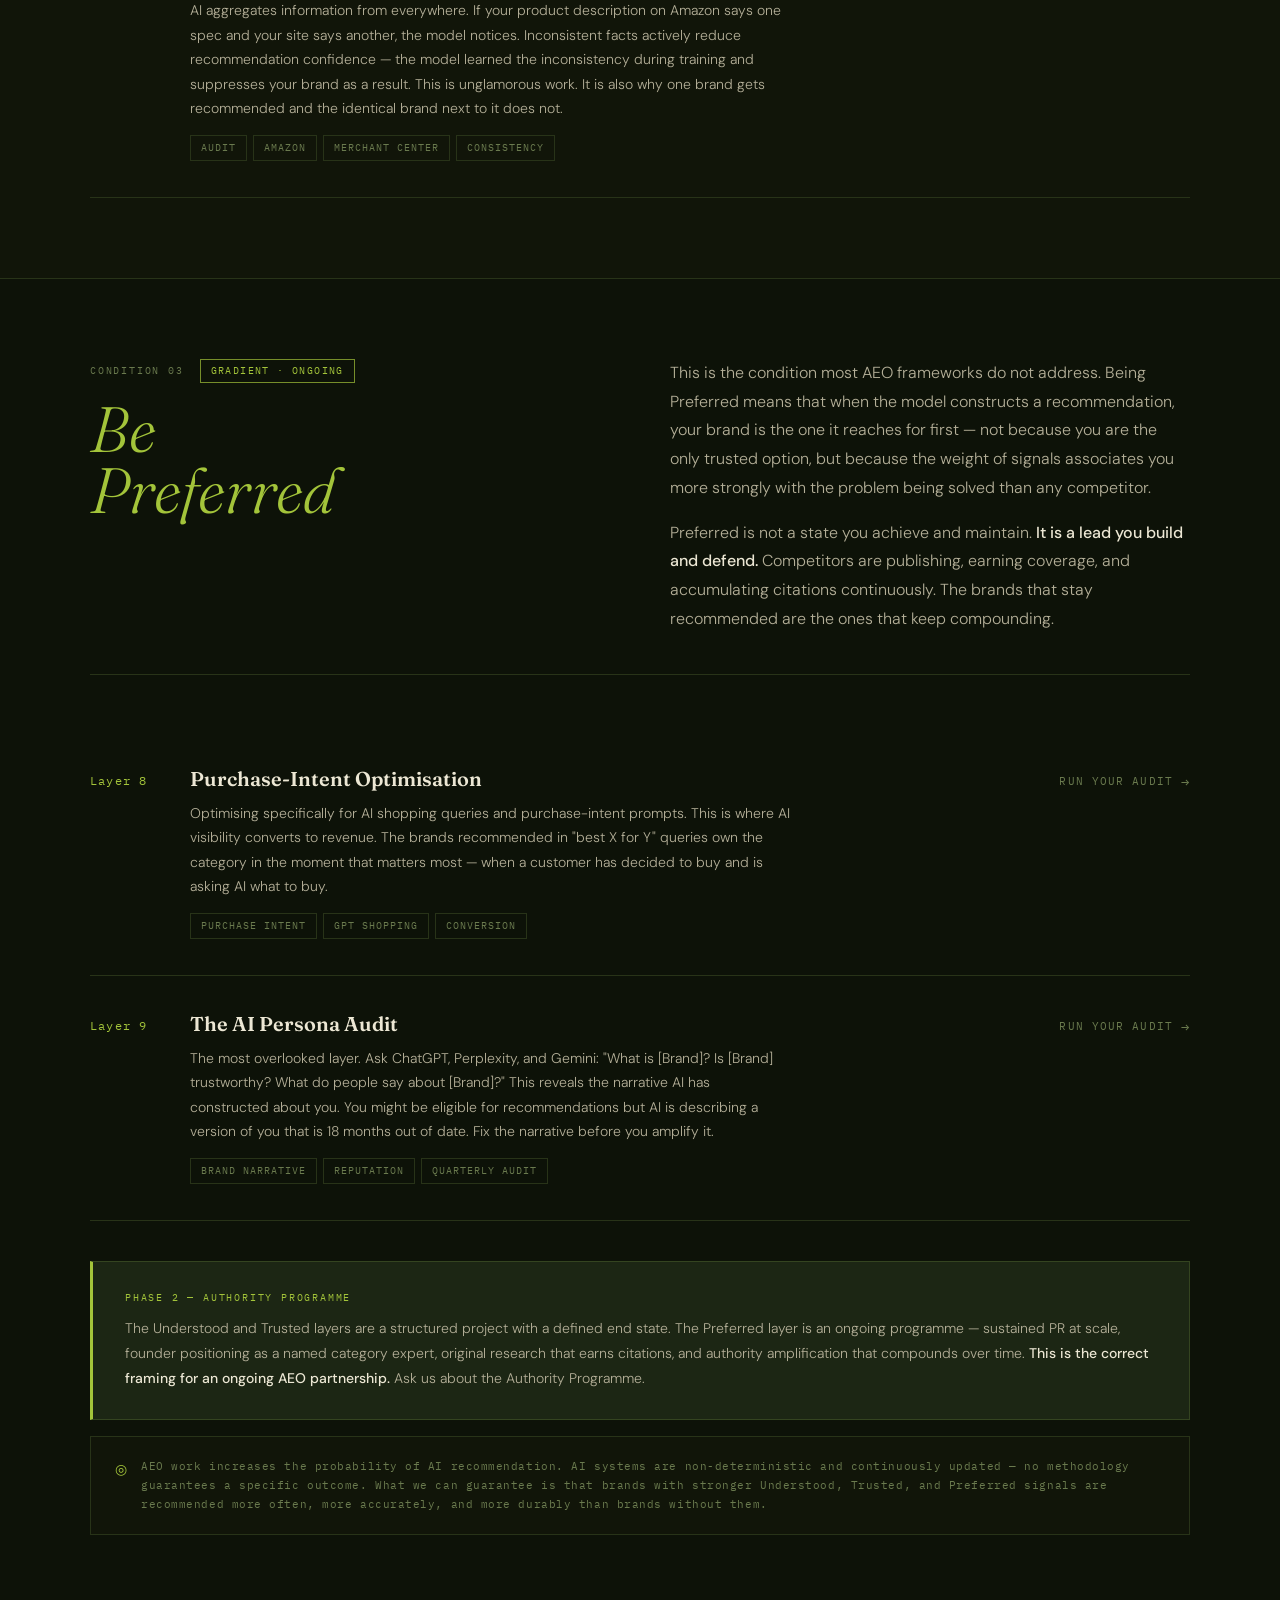
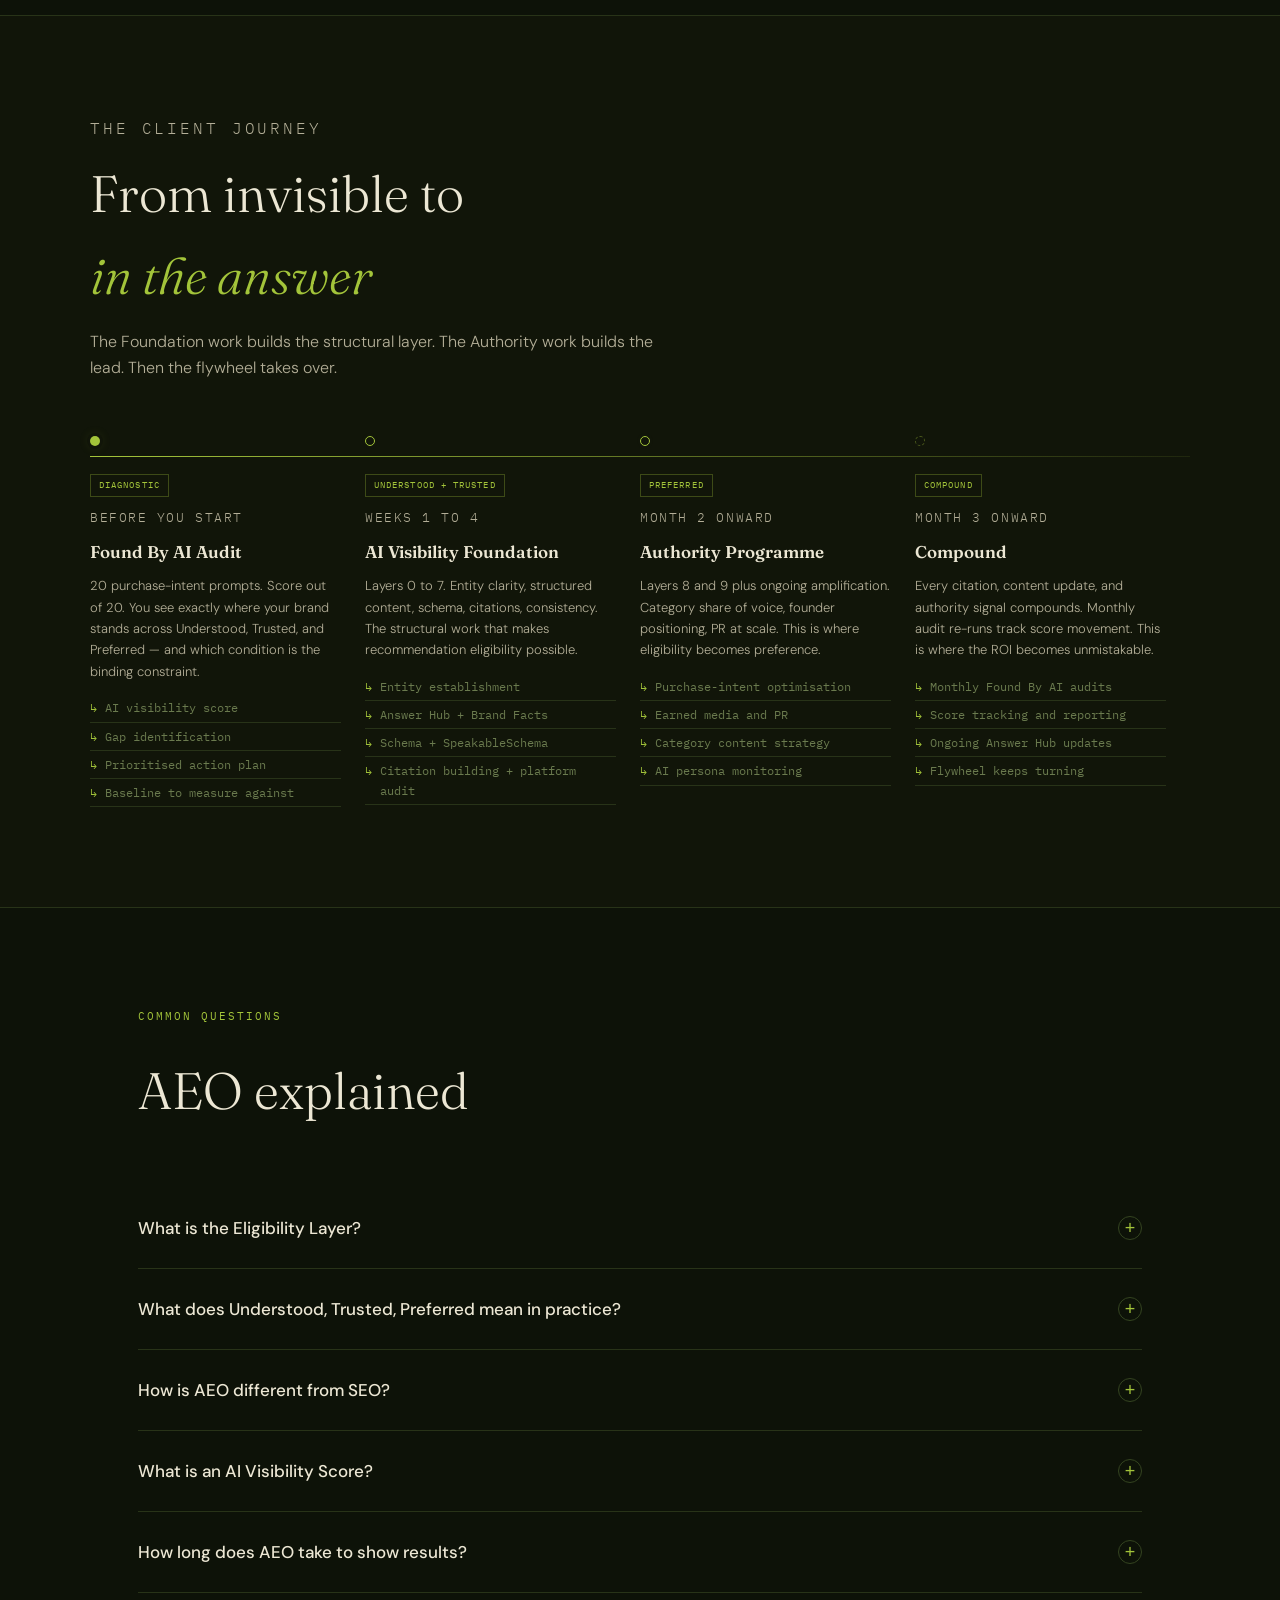
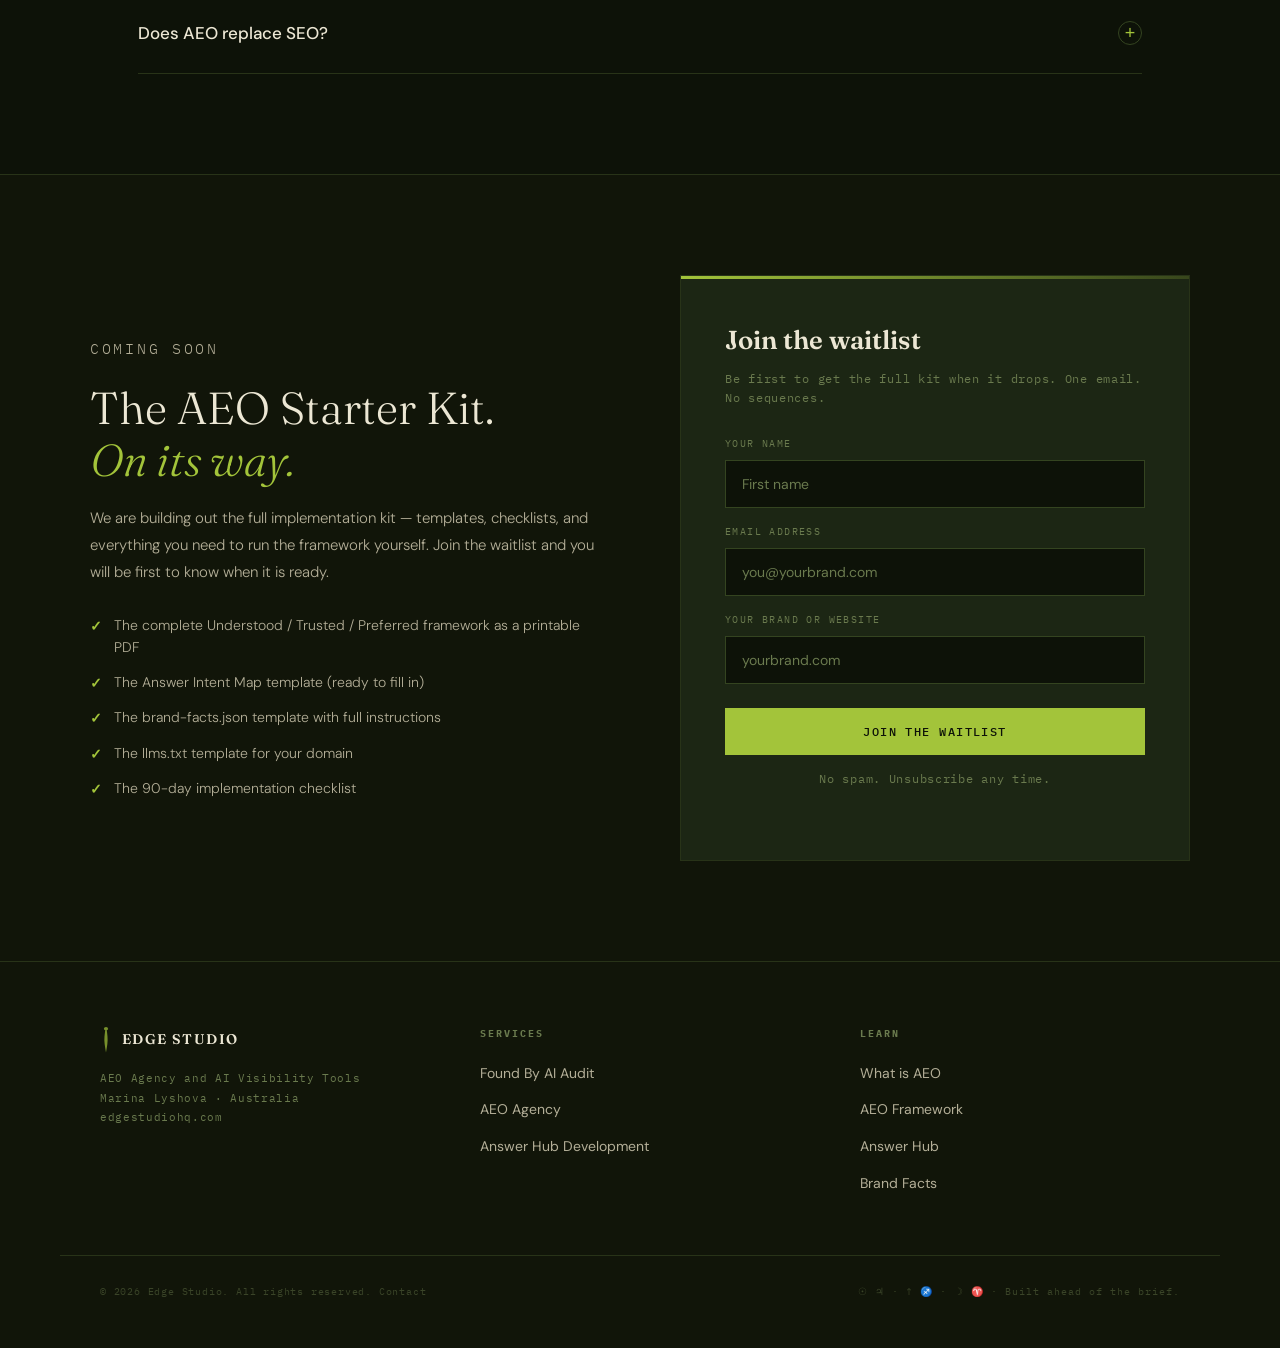
<file: aeo-framework.html>
<!DOCTYPE html>
<html lang="en">
<head>
  <meta charset="UTF-8">
  <meta name="viewport" content="width=device-width, initial-scale=1.0">
  <title>The Edge Studio AEO Framework | Understood. Trusted. Preferred.</title>
  <meta name="description" content="The Edge Studio AEO Framework: three conditions for AI recommendation eligibility — Understood, Trusted, and Preferred. The Eligibility Layer explained.">
  <meta name="author" content="Marina Lyshova, Edge Studio">
  <link rel="canonical" href="https://edgestudiohq.com/aeo-framework">
  <link rel="icon" type="image/png" href="/images/favicon.png">
  <meta property="og:title" content="The Edge Studio AEO Framework">
  <meta property="og:description" content="Three conditions. One threshold. How brands get recommended by AI.">
  <meta property="og:url" content="https://edgestudiohq.com/aeo-framework">
  <meta property="og:type" content="article">
  <script type="application/ld+json">{"@context":"https://schema.org","@type":"Article","headline":"The Edge Studio AEO Framework: Understood, Trusted, Preferred","description":"A three-condition methodology for AI recommendation eligibility — the practice of ensuring brands pass the Eligibility Layer that AI systems apply before deciding which brands to recommend. Created by Marina Lyshova, Edge Studio.","author":{"@type":"Person","name":"Marina Lyshova","url":"https://edgestudiohq.com","jobTitle":"Founder, Edge Studio"},"publisher":{"@type":"Organization","name":"Edge Studio","url":"https://edgestudiohq.com"},"mainEntityOfPage":"https://edgestudiohq.com/aeo-framework","keywords":["AEO","Answer Engine Optimisation","AI visibility","Eligibility Layer","AI recommendation","ChatGPT brand visibility","Perplexity optimisation","AI brand recommendations","Understood Trusted Preferred"],"speakable":{"@type":"SpeakableSpecification","cssSelector":[".tldr-summary",".faq-answer",".eligibility-core"]}}</script>
  <script type="application/ld+json">{"@context":"https://schema.org","@type":"FAQPage","mainEntity":[{"@type":"Question","name":"What is the Eligibility Layer?","acceptedAnswer":{"@type":"Answer","text":"The Eligibility Layer is the binary threshold AI systems apply before deciding which brands to recommend. Search engines rank everything and let humans choose. Agent systems decide first — which entities they trust enough to mention at all. That decision happens before any recommendation. Brands either pass the threshold or they don't. The Eligibility Layer is what determines which side of that line you're on."}},{"@type":"Question","name":"What does Understood, Trusted, Preferred mean in AEO?","acceptedAnswer":{"@type":"Answer","text":"These are the three conditions for passing the Eligibility Layer. Be Understood means AI can accurately describe your brand — what it is, what it does, who it serves. Be Trusted means AI has encountered your brand in enough credible contexts to include it in its candidate set for recommendation. Be Preferred means when two trusted brands compete for the same recommendation, AI reaches for yours first. Each condition has different signals, different tactics, and a different relationship to the final recommendation outcome."}},{"@type":"Question","name":"How is AEO different from SEO?","acceptedAnswer":{"@type":"Answer","text":"SEO targets page-one rankings in a list of ten blue links. AEO targets recommendation eligibility — the question of whether an AI system will mention your brand at all when someone asks for a recommendation. The mechanics are fundamentally different: SEO rewards backlinks and keyword density. AEO rewards entity clarity, factual consistency across the web, and Machine-Readable Reputation signals that AI systems use to evaluate trust."}},{"@type":"Question","name":"What is an AI Visibility Score?","acceptedAnswer":{"@type":"Answer","text":"An AI Visibility Score measures how many of a brand's highest purchase-intent queries result in an AI recommendation. Edge Studio's Found By AI tool runs 20 purchase-intent prompts across AI engines and scores brands out of 20. It reflects the commercial impact of AEO work directly."}},{"@type":"Question","name":"How long does AEO take to show results?","acceptedAnswer":{"@type":"Answer","text":"The Foundation work — building the Understood and Trusted layers — typically takes 4 weeks as a structured project. Most brands see measurable AI visibility improvement within 60 days. The Preferred layer is ongoing: it is a lead you build and compound over time, not a state you achieve once."}}]}</script>
  <link rel="preconnect" href="https://fonts.googleapis.com">
  <link rel="preconnect" href="https://fonts.gstatic.com" crossorigin>
  <link href="https://fonts.googleapis.com/css2?family=Fraunces:ital,opsz,wght@0,9..144,300;0,9..144,400;0,9..144,600;0,9..144,700;1,9..144,300;1,9..144,400;1,9..144,600&family=DM+Sans:ital,wght@0,300;0,400;0,500;1,300;1,400&family=IBM+Plex+Mono:wght@300;400;500&display=swap" rel="stylesheet">
  <style>
    *,*::before,*::after{box-sizing:border-box;margin:0;padding:0}
    :root{
      --ink:#0d1208;--ink-deep:#111509;--ink-surface:#161d0f;--ink-raised:#1c2614;
      --border:#283318;--border-soft:#344420;--faint:#3a4428;--muted:#6a7a4e;
      --growth:#a3c43a;--growth-pale:#d4e890;--growth-dim:rgba(163,196,58,.12);--growth-glow:rgba(163,196,58,.22);
      --cream:#ece7d4;--cream-soft:#b4af98;
      --display:'Fraunces',serif;--body:'DM Sans',sans-serif;--mono:'IBM Plex Mono',monospace;
      --ease:cubic-bezier(0.16,1,0.3,1)
    }
    html{scroll-behavior:smooth}
    body{background:var(--ink);color:var(--cream);font-family:var(--body);font-size:16px;line-height:1.6;-webkit-font-smoothing:antialiased;overflow-x:hidden}
    body::after{content:'';position:fixed;inset:0;pointer-events:none;z-index:999;opacity:.025;background-image:url("data:image/svg+xml,%3Csvg viewBox='0 0 256 256' xmlns='http://www.w3.org/2000/svg'%3E%3Cfilter id='n'%3E%3CfeTurbulence type='fractalNoise' baseFrequency='0.9' numOctaves='4' stitchTiles='stitch'/%3E%3C/filter%3E%3Crect width='100%25' height='100%25' filter='url(%23n)'/%3E%3C/svg%3E");background-size:128px}
    img{max-width:100%;display:block}a{text-decoration:none;color:inherit}ul{list-style:none}

    /* NAV */
    .nav{position:fixed;top:0;left:0;right:0;z-index:100;height:68px;padding:0 40px;display:flex;align-items:center;justify-content:space-between;background:rgba(13,18,8,.94);backdrop-filter:blur(16px);border-bottom:1px solid var(--border)}
    .nav-logo{display:flex;align-items:center;gap:11px}
    .nav-mark{width:14px;height:32px;color:var(--growth);flex-shrink:0}
    .nav-wordmark{font-family:var(--display);font-size:15px;font-weight:600;letter-spacing:.08em;text-transform:uppercase;color:var(--cream);line-height:1}
    .nav-links{display:flex;gap:28px;align-items:center}
    .nav-links a{font-family:var(--mono);font-size:11px;letter-spacing:.12em;text-transform:uppercase;color:var(--muted);transition:color .2s}
    .nav-links a:hover{color:var(--cream)}.nav-links a.active{color:var(--growth)}
    .nav-btn{background:var(--growth)!important;color:var(--ink)!important;font-weight:500!important;padding:9px 18px!important;transition:background .2s!important;letter-spacing:.08em!important}
    .nav-btn:hover{background:var(--growth-pale)!important}
    .nav-hamburger{display:none;flex-direction:column;gap:5px;cursor:pointer;padding:4px;background:none;border:none}
    .nav-hamburger span{display:block;width:22px;height:2px;background:var(--cream);transition:all .3s;transform-origin:center}
    .nav-hamburger.open span:nth-child(1){transform:translateY(7px) rotate(45deg)}
    .nav-hamburger.open span:nth-child(2){opacity:0}
    .nav-hamburger.open span:nth-child(3){transform:translateY(-7px) rotate(-45deg)}
    .mobile-menu{display:none;position:fixed;top:68px;left:0;right:0;background:rgba(13,18,8,.97);backdrop-filter:blur(16px);border-bottom:1px solid var(--border);z-index:99;max-height:0;overflow:hidden;transition:max-height .4s ease}
    .mobile-menu.open{max-height:320px}
    .mobile-menu ul li a{display:block;padding:14px 24px;font-family:var(--mono);font-size:12px;letter-spacing:.12em;text-transform:uppercase;color:var(--muted);border-bottom:1px solid var(--border);transition:color .2s,background .2s}
    .mobile-menu ul li:last-child a{border-bottom:none}
    .mobile-menu ul li a:hover{color:var(--growth);background:var(--growth-dim)}

    /* HERO */
    .hero{position:relative;min-height:100vh;display:flex;flex-direction:column;justify-content:flex-end;padding:0 48px 80px;overflow:hidden;padding-top:68px}
    .hero-grid-bg{position:absolute;inset:0;background-image:linear-gradient(rgba(163,196,58,.03) 1px,transparent 1px),linear-gradient(90deg,rgba(163,196,58,.03) 1px,transparent 1px);background-size:60px 60px;mask-image:radial-gradient(ellipse 80% 60% at 50% 100%,transparent 40%,black 100%)}
    .hero-glow{position:absolute;top:-20%;left:50%;transform:translateX(-50%);width:600px;height:600px;background:radial-gradient(ellipse,rgba(163,196,58,.05) 0%,transparent 70%);pointer-events:none}
    .hero-tag{font-family:var(--mono);font-size:11px;letter-spacing:.18em;text-transform:uppercase;color:var(--growth);margin-bottom:28px;opacity:0;animation:fadeUp .8s .2s ease forwards}
    .hero h1{font-family:var(--display);font-size:clamp(52px,8vw,110px);line-height:.95;letter-spacing:-.03em;margin-bottom:40px;font-weight:300;opacity:0;animation:fadeUp .8s .4s ease forwards}
    .hero h1 em{font-style:italic;color:var(--growth)}
    .hero-meta{display:flex;align-items:center;gap:40px;opacity:0;animation:fadeUp .8s .6s ease forwards}
    .hero-byline{font-family:var(--mono);font-size:12px;color:var(--muted);letter-spacing:.08em}
    .hero-byline strong{color:var(--cream);display:block;font-size:13px}
    .hero-divider{width:1px;height:40px;background:var(--border)}
    .hero-stat{font-family:var(--mono);font-size:11px;color:var(--muted);letter-spacing:.08em}
    .hero-stat strong{font-size:28px;color:var(--growth);display:block;font-family:var(--display);font-weight:300;line-height:1;margin-bottom:4px}

    /* SECTIONS */
    .section-label{font-family:var(--mono);font-size:11px;letter-spacing:.18em;text-transform:uppercase;color:var(--growth);margin-bottom:24px}

    /* ELIGIBILITY INTRO */
    .eligibility-section{padding:100px 48px;max-width:1100px;margin:0 auto;position:relative}
    .eligibility-core{font-family:var(--display);font-size:clamp(22px,3vw,38px);line-height:1.3;color:var(--cream);max-width:760px;font-weight:300;margin-bottom:48px}
    .eligibility-core strong{color:var(--growth);font-weight:600}
    .eligibility-core em{font-style:italic}
    .eligibility-callout{background:var(--ink-raised);border:1px solid var(--border-soft);border-left:3px solid var(--growth);padding:32px 36px;max-width:760px;position:relative}
    .eligibility-callout::before{content:'The Eligibility Layer';font-family:var(--mono);font-size:10px;letter-spacing:.2em;text-transform:uppercase;color:var(--growth);display:block;margin-bottom:14px}
    .eligibility-callout p{font-size:16px;color:var(--cream-soft);line-height:1.8;font-weight:300;margin-bottom:12px}
    .eligibility-callout p:last-child{margin-bottom:0}
    .eligibility-callout p strong{color:var(--cream);font-weight:500}

    /* THREE CONDITIONS — OVERVIEW */
    .conditions-section{padding:80px 48px;max-width:1100px;margin:0 auto}
    .conditions-grid{display:grid;grid-template-columns:repeat(3,1fr);gap:2px;background:var(--border);border:1px solid var(--border);margin-top:48px}
    .condition-card{background:var(--ink-deep);padding:40px 32px;position:relative;overflow:hidden;transition:background .3s}
    .condition-card:hover{background:var(--ink-surface)}
    .condition-card::before{content:'';position:absolute;top:0;left:0;right:0;height:3px;transition:opacity .3s}
    .condition-card.understood::before{background:linear-gradient(90deg,rgba(163,196,58,.4),rgba(163,196,58,.1))}
    .condition-card.trusted::before{background:linear-gradient(90deg,rgba(163,196,58,.7),rgba(163,196,58,.2))}
    .condition-card.preferred::before{background:var(--growth)}
    .condition-card:hover::before{opacity:1}
    .condition-num{font-family:var(--mono);font-size:10px;color:var(--muted);letter-spacing:.14em;margin-bottom:20px;text-transform:uppercase;display:flex;align-items:center;gap:8px}
    .condition-num::before{content:'';width:20px;height:1px;background:var(--growth);display:block}
    .condition-card h3{font-family:var(--display);font-size:clamp(26px,2.5vw,34px);font-weight:300;margin-bottom:12px;color:var(--cream);font-style:italic;line-height:1}
    .condition-nature{font-family:var(--mono);font-size:10px;letter-spacing:.12em;text-transform:uppercase;color:var(--growth);opacity:.6;margin-bottom:16px}
    .condition-card p{font-size:14px;color:var(--cream-soft);line-height:1.75;font-weight:300;margin-bottom:16px}
    .condition-without{font-family:var(--mono);font-size:11px;color:var(--faint);letter-spacing:.06em;line-height:1.6;border-top:1px solid var(--border);padding-top:16px}
    .condition-without strong{color:var(--muted);font-weight:400}
    .condition-card.preferred .condition-num::before{background:var(--growth)}
    .condition-card.preferred h3{color:var(--growth)}

    /* SEQUENCE NOTE */
    .sequence-note{margin-top:24px;padding:20px 24px;background:var(--ink-raised);border:1px solid var(--border);display:flex;align-items:center;gap:16px;max-width:100%}
    .sequence-note p{font-family:var(--mono);font-size:12px;color:var(--muted);letter-spacing:.06em;line-height:1.65}
    .sequence-note p strong{color:var(--cream-soft)}
    .sequence-arrow{font-size:18px;color:var(--growth);flex-shrink:0;letter-spacing:6px}

    /* FLYWHEEL */
    .flywheel-section{padding:80px 48px;position:relative;overflow:hidden}
    .flywheel-inner{max-width:1100px;margin:0 auto;display:grid;grid-template-columns:1fr 480px;gap:80px;align-items:center}
    .flywheel-text h2{font-family:var(--display);font-size:clamp(36px,4vw,56px);line-height:1.05;margin-bottom:24px;font-weight:300;color:var(--cream)}
    .flywheel-text h2 em{font-style:italic;color:var(--growth)}
    .flywheel-text p{color:var(--cream-soft);font-size:16px;line-height:1.8;margin-bottom:20px;font-weight:300}
    .flywheel-text p strong{color:var(--cream);font-weight:500}
    .flywheel-svg-wrap{position:relative;display:flex;align-items:center;justify-content:center}
    @keyframes spinCW{from{transform:rotate(0deg)}to{transform:rotate(360deg)}}
    @keyframes spinCCW{from{transform:rotate(0deg)}to{transform:rotate(-360deg)}}
    .spin-cw{animation:spinCW 18s linear infinite;transform-origin:240px 240px}
    .spin-ccw{animation:spinCCW 28s linear infinite;transform-origin:240px 240px}
    .fw-ring{fill:none;stroke:var(--border);stroke-width:1}
    .fw-label{font-family:'IBM Plex Mono',monospace;font-size:10px;font-weight:500;letter-spacing:.12em;text-transform:uppercase;fill:var(--ink)}
    .fw-center-label{font-family:'Fraunces',serif;font-size:20px;font-weight:300;fill:var(--cream);text-anchor:middle}
    .fw-center-sub{font-family:'IBM Plex Mono',monospace;font-size:9px;fill:var(--muted);text-anchor:middle;letter-spacing:.1em;text-transform:uppercase}

    /* CONDITION BLOCKS — detailed sections */
    .condition-block{padding:80px 48px;border-top:1px solid var(--border);position:relative}
    .condition-block-inner{max-width:1100px;margin:0 auto}
    .condition-block-header{display:grid;grid-template-columns:1fr 1fr;gap:60px;align-items:start;margin-bottom:56px;padding-bottom:40px;border-bottom:1px solid var(--border)}
    .condition-block-label{display:flex;align-items:center;gap:16px;margin-bottom:16px}
    .condition-block-label .cond-num{font-family:var(--mono);font-size:10px;letter-spacing:.18em;text-transform:uppercase;color:var(--muted)}
    .condition-block-label .cond-type{font-family:var(--mono);font-size:10px;letter-spacing:.14em;text-transform:uppercase;padding:3px 10px;border:1px solid var(--border-soft);color:var(--muted)}
    .condition-block-label .cond-type.binary{border-color:rgba(163,196,58,.3);color:var(--growth)}
    .condition-block-label .cond-type.gradient{border-color:rgba(163,196,58,.7);color:var(--growth)}
    .condition-block h2{font-family:var(--display);font-size:clamp(40px,5vw,68px);font-weight:300;font-style:italic;color:var(--cream);line-height:.95;margin-bottom:0}
    .condition-block h2.preferred-title{color:var(--growth)}
    .condition-block-desc p{color:var(--cream-soft);font-size:16px;line-height:1.8;font-weight:300;margin-bottom:16px}
    .condition-block-desc p strong{color:var(--cream);font-weight:500}
    .condition-block-desc p:last-child{margin-bottom:0}

    /* LAYERS inside condition blocks */
    .layer-item{display:grid;grid-template-columns:100px 1fr auto;gap:0;border-bottom:1px solid var(--border);padding:36px 0;align-items:start;transition:background .2s;cursor:default;position:relative}
    .layer-item::after{content:'';position:absolute;inset:0;background:var(--growth-dim);opacity:0;transition:opacity .3s;pointer-events:none}
    .layer-item:hover::after{opacity:1}
    .layer-num{font-family:var(--mono);font-size:12px;color:var(--growth);letter-spacing:.1em;padding-top:4px}
    .layer-content h3{font-family:var(--display);font-size:20px;font-weight:600;margin-bottom:10px;line-height:1.2;color:var(--cream)}
    .layer-content p{font-size:14px;color:var(--cream-soft);line-height:1.75;max-width:600px;font-weight:300}
    .layer-tags{display:flex;flex-wrap:wrap;gap:6px;margin-top:14px}
    .layer-tag{font-family:var(--mono);font-size:10px;letter-spacing:.1em;text-transform:uppercase;padding:4px 10px;border:1px solid var(--border);color:var(--muted)}
    .layer-tag.foundation{border-color:rgba(163,196,58,.35);color:var(--growth)}
    .layer-link{font-family:var(--mono);font-size:11px;color:var(--muted);letter-spacing:.1em;text-transform:uppercase;display:flex;align-items:center;gap:8px;padding-top:4px;white-space:nowrap;margin-left:40px;transition:color .2s;flex-shrink:0}
    .layer-link:hover{color:var(--growth)}
    .layer-link::after{content:'→';font-size:14px}
    .layer-link.coming-soon{opacity:.3;cursor:default;pointer-events:none}

    /* PREFERRED — phase 2 callout */
    .phase2-note{background:var(--ink-raised);border:1px solid var(--border-soft);border-left:3px solid var(--growth);padding:28px 32px;margin-top:40px;margin-bottom:0}
    .phase2-note::before{content:'Phase 2 — Authority Programme';font-family:var(--mono);font-size:10px;letter-spacing:.18em;text-transform:uppercase;color:var(--growth);display:block;margin-bottom:10px}
    .phase2-note p{font-size:14px;color:var(--cream-soft);line-height:1.8;font-weight:300}
    .phase2-note p strong{color:var(--cream);font-weight:500}

    /* PROBABILITY NOTE */
    .probability-note{background:var(--ink-deep);border:1px solid var(--border);padding:20px 24px;margin-top:16px;display:flex;gap:14px;align-items:flex-start}
    .probability-note-icon{color:var(--growth);font-family:var(--mono);font-size:14px;flex-shrink:0;margin-top:1px}
    .probability-note p{font-family:var(--mono);font-size:11px;color:var(--muted);letter-spacing:.05em;line-height:1.7}

    /* TIMELINE */
    .timeline-section{padding:100px 48px;background:var(--ink-deep);border-top:1px solid var(--border);border-bottom:1px solid var(--border)}
    .timeline-inner{max-width:1100px;margin:0 auto}
    .timeline-inner h2{font-family:var(--display);font-size:clamp(36px,4vw,52px);margin-bottom:12px;font-weight:300;color:var(--cream)}
    .timeline-inner h2 em{font-style:italic;color:var(--growth)}
    .timeline-inner .section-label{margin-bottom:12px}
    .timeline-inner > p{color:var(--cream-soft);font-size:16px;margin-bottom:56px;max-width:600px;font-weight:300}
    .timeline-grid{display:grid;grid-template-columns:repeat(4,1fr);position:relative}
    .timeline-grid::before{content:'';position:absolute;top:20px;left:0;right:0;height:1px;background:linear-gradient(90deg,var(--growth) 0%,rgba(163,196,58,.1) 100%)}
    .timeline-step{padding:0 24px 0 0;position:relative}
    .timeline-dot{width:10px;height:10px;background:var(--growth);border-radius:50%;margin-bottom:24px;position:relative;z-index:1;box-shadow:0 0 0 3px var(--ink-deep),0 0 12px var(--growth-glow)}
    .timeline-step:nth-child(2) .timeline-dot,.timeline-step:nth-child(3) .timeline-dot{background:var(--ink-deep);border:1px solid var(--growth);box-shadow:0 0 0 3px var(--ink-deep)}
    .timeline-step:nth-child(4) .timeline-dot{background:var(--ink-deep);border:1px dashed rgba(163,196,58,.4);box-shadow:none}
    .timeline-period{font-family:var(--mono);font-size:11px;color:var(--growth);letter-spacing:.12em;text-transform:uppercase;margin-bottom:10px}
    .timeline-step h3{font-family:var(--display);font-size:17px;font-weight:600;margin-bottom:10px;color:var(--cream)}
    .timeline-step p{font-size:13px;color:var(--cream-soft);line-height:1.65;font-weight:300}
    .timeline-step ul{margin-top:12px}
    .timeline-step ul li{font-family:var(--mono);font-size:12px;color:var(--muted);padding:4px 0;border-bottom:1px solid var(--border);display:flex;gap:8px}
    .timeline-step ul li::before{content:'↳';color:var(--growth);flex-shrink:0}
    .timeline-cond-tag{display:inline-block;font-family:var(--mono);font-size:9px;letter-spacing:.12em;text-transform:uppercase;padding:3px 8px;border:1px solid rgba(163,196,58,.3);color:var(--growth);margin-bottom:10px}

    /* FAQ */
    .faq-section{padding:100px 48px;max-width:1100px;margin:0 auto}
    .faq-header{margin-bottom:56px}
    .faq-header h2{font-family:var(--display);font-size:clamp(36px,4vw,52px);font-weight:300;color:var(--cream)}
    .faq-list{display:flex;flex-direction:column}
    .faq-item{border-bottom:1px solid var(--border)}
    .faq-question{width:100%;background:none;border:none;text-align:left;padding:28px 0;cursor:pointer;display:flex;justify-content:space-between;align-items:center;gap:24px}
    .faq-question span:first-child{font-family:var(--body);font-size:17px;font-weight:500;color:var(--cream)}
    .faq-icon{width:24px;height:24px;border:1px solid var(--border-soft);border-radius:50%;display:flex;align-items:center;justify-content:center;flex-shrink:0;color:var(--growth);font-size:18px;line-height:1;transition:transform .3s}
    .faq-item.open .faq-icon{transform:rotate(45deg)}
    .faq-answer{overflow:hidden;max-height:0;transition:max-height .4s ease}
    .faq-item.open .faq-answer{max-height:400px}
    .faq-answer p{color:var(--cream-soft);font-size:15px;line-height:1.85;padding-bottom:28px;max-width:720px;font-weight:300}

    /* EMAIL CAPTURE */
    .capture-section{padding:100px 48px;background:var(--ink-deep);border-top:1px solid var(--border)}
    .capture-inner{max-width:1100px;margin:0 auto;display:grid;grid-template-columns:1fr 1fr;gap:80px;align-items:center}
    .capture-text .section-label{margin-bottom:20px}
    .capture-text h2{font-family:var(--display);font-size:clamp(32px,3.5vw,48px);line-height:1.15;margin-bottom:20px;font-weight:300;color:var(--cream)}
    .capture-text h2 em{font-style:italic;color:var(--growth)}
    .capture-text p{color:var(--cream-soft);font-size:15px;line-height:1.8;font-weight:300}
    .capture-what{margin-top:28px;display:flex;flex-direction:column;gap:12px}
    .capture-what-item{display:flex;align-items:flex-start;gap:12px;font-size:14px;color:var(--cream-soft);font-weight:300}
    .capture-what-item::before{content:'✓';color:var(--growth);font-weight:700;flex-shrink:0;margin-top:1px}
    .capture-form-wrap{background:var(--ink-raised);border:1px solid var(--border);padding:44px;position:relative;overflow:hidden}
    .capture-form-wrap::before{content:'';position:absolute;top:0;left:0;right:0;height:3px;background:linear-gradient(90deg,var(--growth),rgba(163,196,58,.2))}
    .capture-form-wrap h3{font-family:var(--display);font-size:26px;font-weight:600;margin-bottom:8px;color:var(--cream)}
    .capture-form-wrap > p{font-family:var(--mono);font-size:12px;color:var(--muted);margin-bottom:28px;letter-spacing:.06em}
    .form-group{display:flex;flex-direction:column;gap:8px;margin-bottom:16px}
    .form-group label{font-family:var(--mono);font-size:10px;letter-spacing:.14em;text-transform:uppercase;color:var(--muted)}
    .form-group input{background:var(--ink);border:1px solid var(--border-soft);color:var(--cream);padding:14px 16px;font-family:var(--body);font-size:14px;outline:none;transition:border-color .2s;width:100%}
    .form-group input:focus{border-color:var(--growth)}
    .form-group input::placeholder{color:var(--muted)}
    .btn-capture{width:100%;background:var(--growth);color:var(--ink);border:none;padding:16px 32px;font-family:var(--mono);font-size:12px;font-weight:500;letter-spacing:.12em;text-transform:uppercase;cursor:pointer;transition:background .2s,transform .15s;margin-top:8px}
    .btn-capture:hover{background:var(--growth-pale);transform:translateY(-1px)}
    .form-note{font-family:var(--mono);font-size:10px;color:var(--muted);text-align:center;margin-top:14px;letter-spacing:.08em}

    /* FOOTER */
    footer{border-top:1px solid var(--border);padding:64px 0 48px;background:var(--ink-deep)}
    .footer-grid{display:grid;grid-template-columns:1fr 1fr 1fr;gap:60px;margin-bottom:60px;max-width:1160px;margin-left:auto;margin-right:auto;padding:0 40px}
    .footer-brand-lock{display:flex;align-items:center;gap:10px;margin-bottom:16px}
    .footer-mark{width:12px;height:27px;color:var(--growth);opacity:.7}
    .footer-wordmark{font-family:var(--display);font-size:14px;font-weight:600;letter-spacing:.1em;text-transform:uppercase;color:var(--cream)}
    .footer-tag{font-family:var(--mono);font-size:11px;color:var(--muted);line-height:1.8;letter-spacing:.06em}
    .footer-col h4{font-family:var(--mono);font-size:10px;letter-spacing:.2em;text-transform:uppercase;color:var(--muted);margin-bottom:18px}
    .footer-col ul{display:flex;flex-direction:column;gap:11px}
    .footer-col a{font-size:14px;color:var(--cream-soft);transition:color .2s}
    .footer-col a:hover{color:var(--growth)}
    .footer-bottom{border-top:1px solid var(--border);padding-top:28px;display:flex;justify-content:space-between;align-items:center;flex-wrap:wrap;gap:12px;max-width:1160px;margin:0 auto;padding-left:40px;padding-right:40px}
    .footer-copy{font-family:var(--mono);font-size:10px;color:var(--faint);letter-spacing:.08em}
    .footer-copy a{color:var(--faint);transition:color .2s}
    .footer-copy a:hover{color:var(--growth)}
    .footer-sig{font-family:var(--mono);font-size:10px;color:var(--faint);letter-spacing:.1em}

    /* ANIMATIONS */
    @keyframes fadeUp{from{opacity:0;transform:translateY(24px)}to{opacity:1;transform:translateY(0)}}
    .reveal{opacity:0;transform:translateY(20px);transition:opacity .7s ease,transform .7s ease}
    .reveal.visible{opacity:1;transform:none}

    /* RESPONSIVE */
    @media(max-width:900px){
      .nav{padding:0 24px}
      .nav-links{display:none}
      .nav-hamburger{display:flex}
      .mobile-menu{display:block}
      .hero{padding:120px 24px 56px;min-height:auto}
      .eligibility-section,.conditions-section,.faq-section{padding:72px 24px}
      .flywheel-section,.capture-section{padding:64px 24px}
      .timeline-section{padding:72px 24px}
      .condition-block{padding:64px 24px}
      .footer-grid{padding:0 24px}
      .footer-bottom{padding-left:24px;padding-right:24px}
      .conditions-grid{grid-template-columns:1fr}
      .flywheel-inner{grid-template-columns:1fr;gap:48px}
      .flywheel-svg-wrap{order:-1;max-width:380px;margin:0 auto;width:100%}
      .flywheel-svg-wrap svg{width:100%;height:auto}
      .condition-block-header{grid-template-columns:1fr;gap:28px}
      .layer-item{grid-template-columns:56px 1fr;padding:28px 0}
      .layer-link{display:none}
      .timeline-grid{grid-template-columns:1fr 1fr;gap:36px 24px}
      .timeline-grid::before{display:none}
      .capture-inner{grid-template-columns:1fr;gap:48px}
      .capture-form-wrap{padding:32px 28px}
      .footer-grid{grid-template-columns:1fr 1fr;gap:40px}
      .footer-bottom{flex-direction:column;text-align:center}
    }
    @media(max-width:600px){
      .nav{padding:0 16px}
      .hero{padding:110px 16px 48px}
      .eligibility-section,.conditions-section,.faq-section{padding:56px 16px}
      .flywheel-section,.capture-section,.timeline-section{padding:56px 16px}
      .condition-block{padding:56px 16px}
      .hero-meta{flex-wrap:wrap;gap:16px 24px}
      .hero-divider{display:none}
      .flywheel-svg-wrap{max-width:300px}
      .layer-item{grid-template-columns:1fr;gap:8px;padding:24px 0}
      .timeline-grid{grid-template-columns:1fr;gap:32px}
      .footer-grid{grid-template-columns:1fr}
    }
  </style>

<!-- analytics-injected -->
  <!-- Google Analytics -->
  <script async src="https://www.googletagmanager.com/gtag/js?id=G-KHZSJQYYH3"></script>
  <script>
    window.dataLayer = window.dataLayer || [];
    function gtag(){dataLayer.push(arguments);}
    gtag('js', new Date());
    gtag('config', 'G-KHZSJQYYH3');
  </script>
  <!-- Microsoft Clarity -->
  <script type="text/javascript">
    (function(c,l,a,r,i,t,y){
      c[a]=c[a]||function(){(c[a].q=c[a].q||[]).push(arguments)};
      t=l.createElement(r);t.async=1;
      t.src="https://www.clarity.ms/tag/"+i;
      y=l.getElementsByTagName(r)[0];
      y.parentNode.insertBefore(t,y);
    })(window,document,"clarity","script",'wb06zpvz96');
  </script>

</head>
<body>

<nav class="nav">
  <a href="/" class="nav-logo">
    <svg class="nav-mark" viewBox="0 0 40 90" fill="none"><ellipse cx="20" cy="9" rx="7" ry="5.5" fill="currentColor"/><path d="M17.5,13.5 C16,26 13,44 15.5,60 C17,70 18,78 20,88 C22,78 23,70 24.5,60 C27,44 24,26 22.5,13.5 Z" fill="currentColor"/></svg>
    <span class="nav-wordmark">Edge Studio</span>
  </a>
  <ul class="nav-links">
    <li><a href="/what-is-aeo">What is AEO</a></li>
    <li><a href="https://foundbyai.com.au">Found By AI</a></li>
    <li><a href="/aeo-agency">Agency</a></li>
    <li><a href="/answer-hub">Answer Hub</a></li>
    <li><a href="https://foundbyai.com.au" class="nav-btn">Get My Score $197</a></li>
  </ul>
  <button class="nav-hamburger" id="hamburger" aria-label="Open menu" onclick="toggleMenu()">
    <span></span><span></span><span></span>
  </button>
</nav>

<div class="mobile-menu" id="mobileMenu">
  <ul>
    <li><a href="/what-is-aeo" onclick="toggleMenu()">What is AEO</a></li>
    <li><a href="https://foundbyai.com.au" onclick="toggleMenu()">Found By AI</a></li>
    <li><a href="/aeo-agency" onclick="toggleMenu()">Agency</a></li>
    <li><a href="/answer-hub" onclick="toggleMenu()">Answer Hub</a></li>
    <li><a href="/contact" onclick="toggleMenu()">Contact</a></li>
  </ul>
</div>

<!-- HERO -->
<section class="hero">
  <div class="hero-grid-bg"></div>
  <div class="hero-glow"></div>
  <p class="hero-tag">Edge Studio · AEO Framework v2.0</p>
  <h1>Understood.<br><em>Trusted.</em><br>Preferred.</h1>
  <div class="hero-meta">
    <div class="hero-byline">
      <strong>Marina Lyshova</strong>
      Founder, Edge Studio
    </div>
    <div class="hero-divider"></div>
    <div class="hero-stat"><strong>3</strong>Conditions</div>
    <div class="hero-divider"></div>
    <div class="hero-stat"><strong>1</strong>Threshold</div>
    <div class="hero-divider"></div>
    <div class="hero-stat"><strong>The</strong>Eligibility Layer</div>
  </div>
</section>

<!-- THE ELIGIBILITY LAYER -->
<section class="eligibility-section">
  <p class="section-label reveal">The core insight</p>
  <p class="eligibility-core reveal">
    Search engines rank everything and let humans choose.
    Agent systems do something different — they <strong>decide first</strong>,
    before any recommendation, which brands they trust enough to mention at all.
    <em>That decision is the Eligibility Layer.</em>
  </p>
  <div class="eligibility-callout reveal">
    <p>Most brands assume AI knows who they are. It does, in the loosest sense. What it does not have is enough structured, consistent, credible information to confidently recommend them over competitors.</p>
    <p><strong>That gap is the problem AEO solves.</strong> Not ranking. Not content volume. The binary question of whether your brand is inside the candidate set the model will consider at all — and then the gradient question of how strongly it reaches for you when it does.</p>
    <p>You cannot rank inside a system that has already decided not to mention you.</p>
  </div>
</section>

<!-- THREE CONDITIONS OVERVIEW -->
<section class="conditions-section">
  <p class="section-label reveal">The framework</p>
  <h2 class="reveal" style="font-family:var(--display);font-size:clamp(36px,4vw,56px);line-height:1.05;font-weight:300;color:var(--cream);margin-bottom:0">Three conditions.<br><em style="color:var(--growth)">One threshold.</em></h2>

  <div class="conditions-grid reveal">
    <div class="condition-card understood">
      <p class="condition-num">01 / First condition</p>
      <h3>Understood</h3>
      <p class="condition-nature">Binary · Fixable</p>
      <p>The model can accurately describe your brand — what it is, what it does, who it serves — without ambiguity or contradiction. This is an entity problem. AI builds internal representations of brands. A brand that has not established a clear, consistent entity definition is, to the model, ambiguous. Ambiguous entities are not recommended.</p>
      <p class="condition-without"><strong>Without it:</strong> AI ignores the brand entirely or generates inaccurate descriptions that reduce recommendation confidence.</p>
    </div>
    <div class="condition-card trusted">
      <p class="condition-num">02 / Second condition</p>
      <h3>Trusted</h3>
      <p class="condition-nature">Threshold + gradient · Buildable</p>
      <p>The model has encountered your brand in enough credible, relevant contexts to include it in the candidate set for recommendation. Trust is not sentiment — it is a structural property of how often and where the model has seen your brand mentioned. Citation frequency, factual consistency, co-occurrence with sources the model already weights as credible.</p>
      <p class="condition-without"><strong>Without it:</strong> The brand is understood but not surfaced. It exists in the model's knowledge but not its recommendations.</p>
    </div>
    <div class="condition-card preferred">
      <p class="condition-num">03 / Third condition</p>
      <h3>Preferred</h3>
      <p class="condition-nature">Gradient · Competitive · Ongoing</p>
      <p>When two trusted brands compete for the same recommendation, the model reaches for yours first. This is where most AEO frameworks stop short — and where the majority of actual recommendation outcomes are determined. Preference is built by accumulating a lead: share of voice in category discussions, problem-solution co-occurrence, authority amplification at scale.</p>
      <p class="condition-without"><strong>Without it:</strong> The brand is eligible but loses the selection to a competitor with stronger category authority signals.</p>
    </div>
  </div>

  <div class="sequence-note reveal">
    <span class="sequence-arrow">→</span>
    <p>The three conditions are sequential. A brand that is not <strong>Understood</strong> cannot be <strong>Trusted</strong>. A brand that is not <strong>Trusted</strong> cannot be <strong>Preferred</strong>. But passing the first two does not guarantee the third. That is where most brands stall.</p>
  </div>
</section>

<!-- FLYWHEEL -->
<section class="flywheel-section">
  <div class="flywheel-inner">
    <div class="flywheel-text reveal">
      <p class="section-label">The mental model</p>
      <h2>A flywheel,<br><em>not a checklist</em></h2>
      <p>There is a natural sequence: you cannot earn AI trust before you have given AI something clear to understand. You cannot build preference before you have built trust. The conditions are sequential and they matter in order.</p>
      <p>But the accurate mental model is a flywheel. Each Answer Hub update sharpens entity clarity. Each new third-party citation raises the trust threshold. Each piece of category-defining content strengthens preference signals. The compounding starts when the foundation is in place and you keep turning the wheel.</p>
      <p><strong>The brands that dominate AI recommendations are not the ones who built it once.</strong> They are the ones who kept compounding.</p>
    </div>
    <div class="flywheel-svg-wrap reveal">
      <svg viewBox="0 0 480 480" width="480" height="480" xmlns="http://www.w3.org/2000/svg" aria-label="AEO Flywheel: Understand, Trust, Prefer, Monitor">
        <circle class="fw-ring spin-ccw" cx="240" cy="240" r="220" stroke-dasharray="4 8"/>
        <circle class="fw-ring" cx="240" cy="240" r="155"/>
        <circle cx="240" cy="240" r="185" fill="#111509"/>
        <g class="spin-cw">
          <path d="M240,240 L240,55 A185,185 0 0,1 425,240 Z" fill="#a3c43a" opacity="0.92"/>
          <path d="M240,240 L425,240 A185,185 0 0,1 240,425 Z" fill="#a3c43a" opacity="0.50"/>
          <path d="M240,240 L240,425 A185,185 0 0,1 55,240 Z" fill="#a3c43a" opacity="0.24"/>
          <path d="M240,240 L55,240 A185,185 0 0,1 240,55 Z" fill="#a3c43a" opacity="0.10"/>
          <text x="316" y="175" class="fw-label" text-anchor="middle">AUDIT</text>
          <text x="358" y="332" class="fw-label" text-anchor="middle">BUILD</text>
          <text x="162" y="382" class="fw-label" text-anchor="middle">AMPLIFY</text>
          <text x="120" y="228" class="fw-label" text-anchor="middle">MONITOR</text>
        </g>
        <circle cx="240" cy="240" r="110" fill="#0d1208"/>
        <circle cx="240" cy="240" r="108" fill="none" stroke="rgba(163,196,58,0.2)" stroke-width="1"/>
        <text x="240" y="228" class="fw-center-label">AEO</text>
        <text x="240" y="244" class="fw-center-sub">Flywheel</text>
        <circle cx="240" cy="55"  r="4" fill="#a3c43a"/>
        <circle cx="425" cy="240" r="4" fill="rgba(163,196,58,0.4)"/>
        <circle cx="240" cy="425" r="4" fill="rgba(163,196,58,0.2)"/>
        <circle cx="55"  cy="240" r="4" fill="rgba(163,196,58,0.1)"/>
      </svg>
    </div>
  </div>
</section>

<!-- CONDITION 1: BE UNDERSTOOD -->
<section class="condition-block" id="understood">
  <div class="condition-block-inner">
    <div class="condition-block-header reveal">
      <div>
        <div class="condition-block-label">
          <span class="cond-num">Condition 01</span>
          <span class="cond-type binary">Binary · Fixable</span>
        </div>
        <h2>Be<br>Understood</h2>
      </div>
      <div class="condition-block-desc">
        <p>AI builds internal representations of entities — companies, products, categories. A brand that has not established a clear, consistent definition across the surfaces AI learns from is, to the model, ambiguous.</p>
        <p>The test: ask ChatGPT, Perplexity, and Gemini to describe your brand without prompting. Every discrepancy between the response and your actual positioning is a signal failure — and a specific fixable problem.</p>
        <p><strong>This layer is binary.</strong> Either the model has a clear picture or it does not. The Foundation work fixes it directly.</p>
      </div>
    </div>

    <div class="layer-item reveal">
      <div class="layer-num">Layer 0</div>
      <div class="layer-content">
        <h3>Entity Establishment</h3>
        <p>AI models build mental models of entities. If your brand does not exist as a recognisable entity in the web's knowledge graph, AI has low confidence recommending you regardless of how good your content is. Fix this before you build anything else.</p>
        <div class="layer-tags"><span class="layer-tag foundation">Foundation</span><span class="layer-tag">Wikidata</span><span class="layer-tag">Brand Consistency</span><span class="layer-tag">Google Business Profile</span></div>
      </div>
      <a href="/answer-hub/entity-establishment" class="layer-link coming-soon">Coming soon</a>
    </div>

    <div class="layer-item reveal">
      <div class="layer-num">Layer 1</div>
      <div class="layer-content">
        <h3>Answer Intent Mapping</h3>
        <p>Build a living Answer Intent Map across four AI models: ChatGPT, Perplexity, Gemini, and Claude. A brand can be dominant in Perplexity and invisible in ChatGPT. You need parity across all four, or at minimum, you need to know where the gaps are.</p>
        <div class="layer-tags"><span class="layer-tag foundation">Foundation</span><span class="layer-tag">Query Research</span><span class="layer-tag">Multi-Model Audit</span></div>
      </div>
      <a href="/answer-hub/how-ai-engines-rank-brands" class="layer-link">Read guide</a>
    </div>

    <div class="layer-item reveal">
      <div class="layer-num">Layer 2</div>
      <div class="layer-content">
        <h3>AI-First Content Architecture</h3>
        <p>Every significant page on your site should be built to answer a specific question a human would ask an AI. URL structure, H1s, first-100-word TL;DRs, FAQ sections, and an llms.txt file telling AI crawlers what to prioritise.</p>
        <div class="layer-tags"><span class="layer-tag">Site Structure</span><span class="layer-tag">llms.txt</span><span class="layer-tag">Content Architecture</span></div>
      </div>
      <a href="/answer-hub/aeo-vs-seo" class="layer-link">Read guide</a>
    </div>

    <div class="layer-item reveal">
      <div class="layer-num">Layer 3</div>
      <div class="layer-content">
        <h3>Answer Hub</h3>
        <p>The central content asset for AI citations. Include a "Last reviewed" date and update it regularly. AI models weight content freshness. A guide updated last week will outcompete a guide updated 18 months ago even with similar content.</p>
        <div class="layer-tags"><span class="layer-tag">Content</span><span class="layer-tag">Freshness Signals</span><span class="layer-tag">Citation Surface</span></div>
      </div>
      <a href="/answer-hub" class="layer-link">Answer Hub</a>
    </div>

    <div class="layer-item reveal">
      <div class="layer-num">Layer 4</div>
      <div class="layer-content">
        <h3>Brand-Facts Page + brand-facts.json</h3>
        <p>A machine-readable source of truth for your brand. Every fact should be identical everywhere: your website, Amazon, Google Merchant Center, social bios. Cross-reference your Brand-Facts page with your Answer Hub to build the internal trust loop AI crawlers reward.</p>
        <div class="layer-tags"><span class="layer-tag foundation">Foundation</span><span class="layer-tag">Structured Data</span><span class="layer-tag">JSON</span></div>
      </div>
      <a href="/brand-facts" class="layer-link">View ours</a>
    </div>

    <div class="layer-item reveal">
      <div class="layer-num">Layer 5</div>
      <div class="layer-content">
        <h3>Schema Markup + SpeakableSchema</h3>
        <p>Standard schema plus SpeakableSchema on TL;DR paragraphs and FAQ sections. SpeakableSchema explicitly signals to AI that this content is designed to be spoken or quoted, increasing the probability of direct citation.</p>
        <div class="layer-tags"><span class="layer-tag">Technical SEO</span><span class="layer-tag">Schema.org</span><span class="layer-tag">SpeakableSchema</span></div>
      </div>
      <a href="/answer-hub/aeo-vs-seo" class="layer-link coming-soon">Coming soon</a>
    </div>
  </div>
</section>

<!-- CONDITION 2: BE TRUSTED -->
<section class="condition-block" id="trusted" style="background:var(--ink-deep)">
  <div class="condition-block-inner">
    <div class="condition-block-header reveal">
      <div>
        <div class="condition-block-label">
          <span class="cond-num">Condition 02</span>
          <span class="cond-type binary">Threshold + gradient</span>
        </div>
        <h2>Be<br>Trusted</h2>
      </div>
      <div class="condition-block-desc">
        <p>Trust, in the context of AI recommendation systems, is not sentiment. It is a structural property of how often and in what contexts the model has encountered your brand, and whether those contexts were themselves credible.</p>
        <p>A model learns trust signals the way a researcher evaluates sources: is this brand mentioned by people and publications I already trust? Is the information consistent across sources? This is Machine-Readable Reputation — and most brands have not started building it.</p>
        <p><strong>A threshold must be crossed to enter the candidate set.</strong> More trust signals continue to help beyond that threshold, but there is a minimum below which the brand simply will not surface.</p>
      </div>
    </div>

    <div class="layer-item reveal">
      <div class="layer-num">Layer 6</div>
      <div class="layer-content">
        <h3>Third-Party Citation Building</h3>
        <p>AI models, especially Perplexity and ChatGPT, weight content from sources they associate with credibility. Earned media in category roundups builds more trust signal than generic backlinks. Review language matters too: AI reads the text of reviews and learns what customers say your brand does. Coach customers at the post-purchase stage to describe specifically what improved.</p>
        <div class="layer-tags"><span class="layer-tag">Earned Media</span><span class="layer-tag">Reddit Strategy</span><span class="layer-tag">Review Coaching</span><span class="layer-tag">Knowledge Surfaces</span></div>
      </div>
      <a href="/answer-hub/how-ai-engines-rank-brands" class="layer-link">Read guide</a>
    </div>

    <div class="layer-item reveal">
      <div class="layer-num">Layer 7</div>
      <div class="layer-content">
        <h3>Cross-Platform Consistency Audit</h3>
        <p>AI aggregates information from everywhere. If your product description on Amazon says one spec and your site says another, the model notices. Inconsistent facts actively reduce recommendation confidence — the model learned the inconsistency during training and suppresses your brand as a result. This is unglamorous work. It is also why one brand gets recommended and the identical brand next to it does not.</p>
        <div class="layer-tags"><span class="layer-tag">Audit</span><span class="layer-tag">Amazon</span><span class="layer-tag">Merchant Center</span><span class="layer-tag">Consistency</span></div>
      </div>
      <a href="/answer-hub/aeo-vs-geo" class="layer-link">Read guide</a>
    </div>
  </div>
</section>

<!-- CONDITION 3: BE PREFERRED -->
<section class="condition-block" id="preferred">
  <div class="condition-block-inner">
    <div class="condition-block-header reveal">
      <div>
        <div class="condition-block-label">
          <span class="cond-num">Condition 03</span>
          <span class="cond-type gradient">Gradient · Ongoing</span>
        </div>
        <h2 class="preferred-title">Be<br>Preferred</h2>
      </div>
      <div class="condition-block-desc">
        <p>This is the condition most AEO frameworks do not address. Being Preferred means that when the model constructs a recommendation, your brand is the one it reaches for first — not because you are the only trusted option, but because the weight of signals associates you more strongly with the problem being solved than any competitor.</p>
        <p>Preferred is not a state you achieve and maintain. <strong>It is a lead you build and defend.</strong> Competitors are publishing, earning coverage, and accumulating citations continuously. The brands that stay recommended are the ones that keep compounding.</p>
      </div>
    </div>

    <div class="layer-item reveal">
      <div class="layer-num">Layer 8</div>
      <div class="layer-content">
        <h3>Purchase-Intent Optimisation</h3>
        <p>Optimising specifically for AI shopping queries and purchase-intent prompts. This is where AI visibility converts to revenue. The brands recommended in "best X for Y" queries own the category in the moment that matters most — when a customer has decided to buy and is asking AI what to buy.</p>
        <div class="layer-tags"><span class="layer-tag">Purchase Intent</span><span class="layer-tag">GPT Shopping</span><span class="layer-tag">Conversion</span></div>
      </div>
      <a href="https://foundbyai.com.au" class="layer-link">Run your audit</a>
    </div>

    <div class="layer-item reveal">
      <div class="layer-num">Layer 9</div>
      <div class="layer-content">
        <h3>The AI Persona Audit</h3>
        <p>The most overlooked layer. Ask ChatGPT, Perplexity, and Gemini: "What is [Brand]? Is [Brand] trustworthy? What do people say about [Brand]?" This reveals the narrative AI has constructed about you. You might be eligible for recommendations but AI is describing a version of you that is 18 months out of date. Fix the narrative before you amplify it.</p>
        <div class="layer-tags"><span class="layer-tag">Brand Narrative</span><span class="layer-tag">Reputation</span><span class="layer-tag">Quarterly Audit</span></div>
      </div>
      <a href="https://foundbyai.com.au" class="layer-link">Run your audit</a>
    </div>

    <div class="phase2-note reveal">
      <p>The Understood and Trusted layers are a structured project with a defined end state. The Preferred layer is an ongoing programme — sustained PR at scale, founder positioning as a named category expert, original research that earns citations, and authority amplification that compounds over time. <strong>This is the correct framing for an ongoing AEO partnership.</strong> Ask us about the Authority Programme.</p>
    </div>

    <div class="probability-note reveal">
      <span class="probability-note-icon">◎</span>
      <p>AEO work increases the probability of AI recommendation. AI systems are non-deterministic and continuously updated — no methodology guarantees a specific outcome. What we can guarantee is that brands with stronger Understood, Trusted, and Preferred signals are recommended more often, more accurately, and more durably than brands without them.</p>
    </div>
  </div>
</section>

<!-- TIMELINE -->
<section class="timeline-section">
  <div class="timeline-inner">
    <p class="section-label reveal">The client journey</p>
    <h2 class="reveal">From invisible to<br><em>in the answer</em></h2>
    <p class="reveal">The Foundation work builds the structural layer. The Authority work builds the lead. Then the flywheel takes over.</p>
    <div class="timeline-grid reveal">
      <div class="timeline-step">
        <div class="timeline-dot"></div>
        <span class="timeline-cond-tag">Diagnostic</span>
        <p class="timeline-period">Before you start</p>
        <h3>Found By AI Audit</h3>
        <p>20 purchase-intent prompts. Score out of 20. You see exactly where your brand stands across Understood, Trusted, and Preferred — and which condition is the binding constraint.</p>
        <ul>
          <li>AI visibility score</li>
          <li>Gap identification</li>
          <li>Prioritised action plan</li>
          <li>Baseline to measure against</li>
        </ul>
      </div>
      <div class="timeline-step">
        <div class="timeline-dot"></div>
        <span class="timeline-cond-tag">Understood + Trusted</span>
        <p class="timeline-period">Weeks 1 to 4</p>
        <h3>AI Visibility Foundation</h3>
        <p>Layers 0 to 7. Entity clarity, structured content, schema, citations, consistency. The structural work that makes recommendation eligibility possible.</p>
        <ul>
          <li>Entity establishment</li>
          <li>Answer Hub + Brand Facts</li>
          <li>Schema + SpeakableSchema</li>
          <li>Citation building + platform audit</li>
        </ul>
      </div>
      <div class="timeline-step">
        <div class="timeline-dot"></div>
        <span class="timeline-cond-tag">Preferred</span>
        <p class="timeline-period">Month 2 onward</p>
        <h3>Authority Programme</h3>
        <p>Layers 8 and 9 plus ongoing amplification. Category share of voice, founder positioning, PR at scale. This is where eligibility becomes preference.</p>
        <ul>
          <li>Purchase-intent optimisation</li>
          <li>Earned media and PR</li>
          <li>Category content strategy</li>
          <li>AI persona monitoring</li>
        </ul>
      </div>
      <div class="timeline-step">
        <div class="timeline-dot"></div>
        <span class="timeline-cond-tag">Compound</span>
        <p class="timeline-period">Month 3 onward</p>
        <h3>Compound</h3>
        <p>Every citation, content update, and authority signal compounds. Monthly audit re-runs track score movement. This is where the ROI becomes unmistakable.</p>
        <ul>
          <li>Monthly Found By AI audits</li>
          <li>Score tracking and reporting</li>
          <li>Ongoing Answer Hub updates</li>
          <li>Flywheel keeps turning</li>
        </ul>
      </div>
    </div>
  </div>
</section>

<!-- FAQ -->
<section class="faq-section">
  <div class="faq-header reveal">
    <p class="section-label">Common questions</p>
    <h2>AEO explained</h2>
  </div>
  <div class="faq-list">
    <div class="faq-item"><button class="faq-question" onclick="toggleFaq(this)"><span>What is the Eligibility Layer?</span><span class="faq-icon">+</span></button><div class="faq-answer"><p>The Eligibility Layer is the binary threshold AI systems apply before deciding which brands to recommend. Search engines rank everything and let humans choose. Agent systems decide first — which entities they trust enough to mention at all. That decision happens before any recommendation. Brands either pass the threshold or they don't. AEO is how you make sure you pass it.</p></div></div>
    <div class="faq-item"><button class="faq-question" onclick="toggleFaq(this)"><span>What does Understood, Trusted, Preferred mean in practice?</span><span class="faq-icon">+</span></button><div class="faq-answer"><p>These are the three conditions for passing the Eligibility Layer. Be Understood means AI can accurately describe your brand. Be Trusted means AI has encountered your brand in enough credible contexts to include it in the recommendation candidate set. Be Preferred means when two trusted brands compete for the same recommendation, AI reaches for yours. Each condition has different signals, different tactics, and a different relationship to the final outcome.</p></div></div>
    <div class="faq-item"><button class="faq-question" onclick="toggleFaq(this)"><span>How is AEO different from SEO?</span><span class="faq-icon">+</span></button><div class="faq-answer"><p>SEO targets page-one rankings in a list of ten blue links. AEO targets recommendation eligibility — the question of whether an AI system will mention your brand at all when someone asks for a recommendation in your category. The mechanics are fundamentally different: SEO rewards backlinks and keyword density. AEO rewards entity clarity, factual consistency, and Machine-Readable Reputation — the algorithmic credibility signals AI systems use to evaluate trust before deciding who to recommend.</p></div></div>
    <div class="faq-item"><button class="faq-question" onclick="toggleFaq(this)"><span>What is an AI Visibility Score?</span><span class="faq-icon">+</span></button><div class="faq-answer"><p>An AI Visibility Score measures how many of a brand's highest purchase-intent queries result in an AI recommendation. Edge Studio's Found By AI tool runs 20 purchase-intent prompts across AI engines and scores brands out of 20. It is the core metric we track because it directly reflects the commercial impact of AEO work — and it is the baseline every engagement starts from.</p></div></div>
    <div class="faq-item"><button class="faq-question" onclick="toggleFaq(this)"><span>How long does AEO take to show results?</span><span class="faq-icon">+</span></button><div class="faq-answer"><p>The Foundation work — building the Understood and Trusted layers — is a 4-week structured project. Most brands see measurable AI visibility improvement within 60 days. The Preferred layer is ongoing: it is a lead you build and compound over time, not a state you achieve once. The compounding effect typically becomes significant from month three onward.</p></div></div>
    <div class="faq-item"><button class="faq-question" onclick="toggleFaq(this)"><span>Does AEO replace SEO?</span><span class="faq-icon">+</span></button><div class="faq-answer"><p>No. The two disciplines reinforce each other. Strong domain authority from SEO creates a foundation AI trusts. Strong AEO signals — entity clarity, structured data, consistent facts — improve how both search engines and AI systems understand your brand. The brands building both in parallel are the ones that will own their category in search and AI simultaneously.</p></div></div>
  </div>
</section>

<!-- EMAIL CAPTURE -->
<section class="capture-section">
  <div class="capture-inner">
    <div class="capture-text reveal">
      <p class="section-label">Coming soon</p>
      <h2>The AEO Starter Kit.<br><em>On its way.</em></h2>
      <p>We are building out the full implementation kit — templates, checklists, and everything you need to run the framework yourself. Join the waitlist and you will be first to know when it is ready.</p>
      <div class="capture-what">
        <div class="capture-what-item">The complete Understood / Trusted / Preferred framework as a printable PDF</div>
        <div class="capture-what-item">The Answer Intent Map template (ready to fill in)</div>
        <div class="capture-what-item">The brand-facts.json template with full instructions</div>
        <div class="capture-what-item">The llms.txt template for your domain</div>
        <div class="capture-what-item">The 90-day implementation checklist</div>
      </div>
    </div>
    <div class="capture-form-wrap reveal">
      <h3>Join the waitlist</h3>
      <p>Be first to get the full kit when it drops. One email. No sequences.</p>
      <div class="form-group"><label for="name">Your name</label><input type="text" id="name" placeholder="First name"></div>
      <div class="form-group"><label for="email">Email address</label><input type="email" id="email" placeholder="you@yourbrand.com"></div>
      <div class="form-group"><label for="brand">Your brand or website</label><input type="text" id="brand" placeholder="yourbrand.com"></div>
      <button class="btn-capture" onclick="handleCapture()">Join the waitlist</button>
      <p class="form-note">No spam. Unsubscribe any time.</p>
    </div>
  </div>
</section>

<footer>
  <div class="footer-grid">
    <div>
      <div class="footer-brand-lock">
        <svg class="footer-mark" viewBox="0 0 40 90" fill="none"><ellipse cx="20" cy="9" rx="7" ry="5.5" fill="currentColor"/><path d="M17.5,13.5 C16,26 13,44 15.5,60 C17,70 18,78 20,88 C22,78 23,70 24.5,60 C27,44 24,26 22.5,13.5 Z" fill="currentColor"/></svg>
        <span class="footer-wordmark">Edge Studio</span>
      </div>
      <p class="footer-tag">AEO Agency and AI Visibility Tools</p>
      <p class="footer-tag">Marina Lyshova · Australia</p>
      <p class="footer-tag">edgestudiohq.com</p>
    </div>
    <div class="footer-col"><h4>Services</h4><ul><li><a href="https://foundbyai.com.au">Found By AI Audit</a></li><li><a href="/aeo-agency">AEO Agency</a></li><li><a href="/aeo-agency">Answer Hub Development</a></li></ul></div>
    <div class="footer-col"><h4>Learn</h4><ul><li><a href="/what-is-aeo">What is AEO</a></li><li><a href="/aeo-framework">AEO Framework</a></li><li><a href="/answer-hub">Answer Hub</a></li><li><a href="/brand-facts">Brand Facts</a></li></ul></div>
  </div>
  <div class="footer-bottom">
    <p class="footer-copy">&copy; 2026 Edge Studio. All rights reserved. <a href="/contact">Contact</a></p>
    <p class="footer-sig">&#9737; &#9795; &middot; &#8593; &#9808; &middot; &#9789; &#9800; &middot; Built ahead of the brief.</p>
  </div>
</footer>

<script>
  function toggleMenu(){const btn=document.getElementById('hamburger');const menu=document.getElementById('mobileMenu');btn.classList.toggle('open');menu.classList.toggle('open')}
  function toggleFaq(btn){const item=btn.closest('.faq-item');const isOpen=item.classList.contains('open');document.querySelectorAll('.faq-item').forEach(i=>i.classList.remove('open'));if(!isOpen)item.classList.add('open')}
  function handleCapture(){const email=document.getElementById('email').value.trim();if(!email){alert('Please enter your email address.');return}const btn=document.querySelector('.btn-capture');btn.textContent='Sending...';btn.disabled=true;setTimeout(()=>{btn.textContent="You're on the list!";btn.style.background='rgba(163,196,58,0.5)'},1200)}
  const revealEls=document.querySelectorAll('.reveal');const observer=new IntersectionObserver((entries)=>{entries.forEach(entry=>{if(entry.isIntersecting){setTimeout(()=>{entry.target.classList.add('visible')},80);observer.unobserve(entry.target)}})},{threshold:0.12});revealEls.forEach(el=>observer.observe(el));
</script>
</body>
</html>
</file>
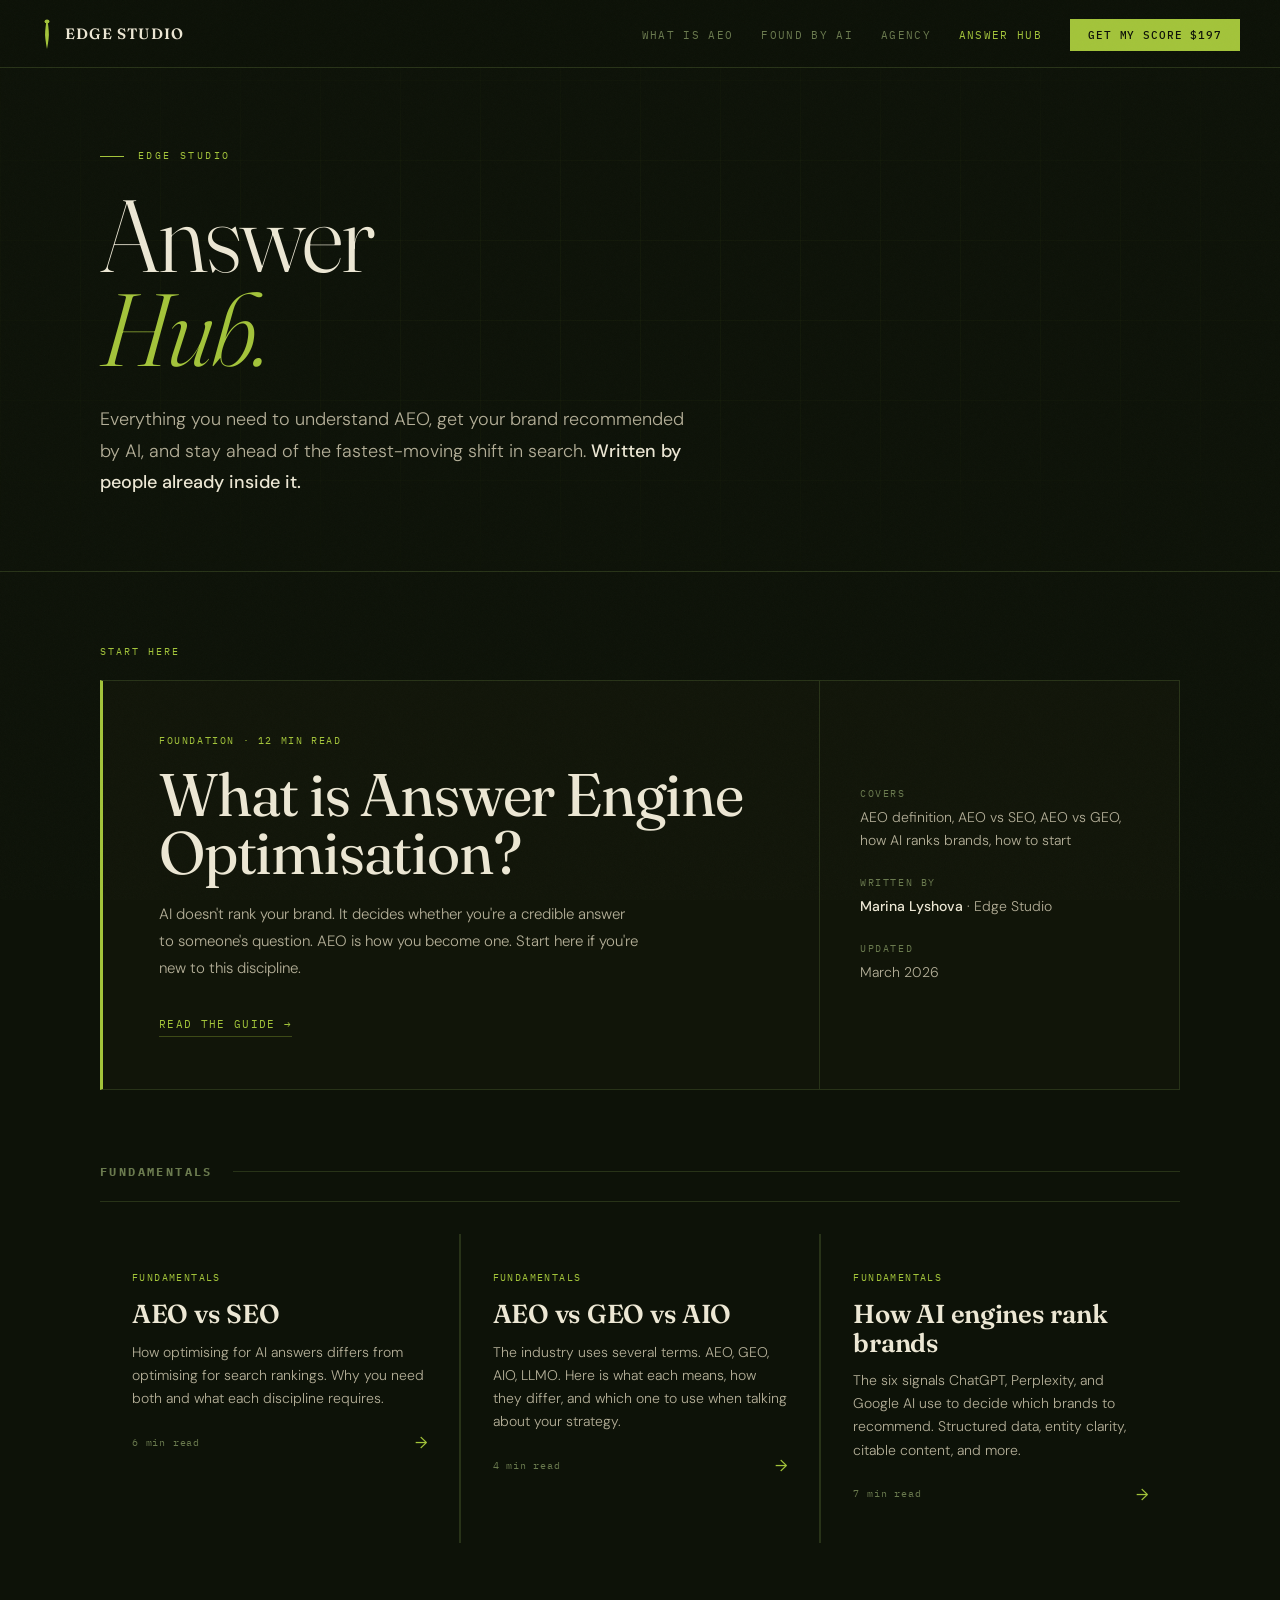
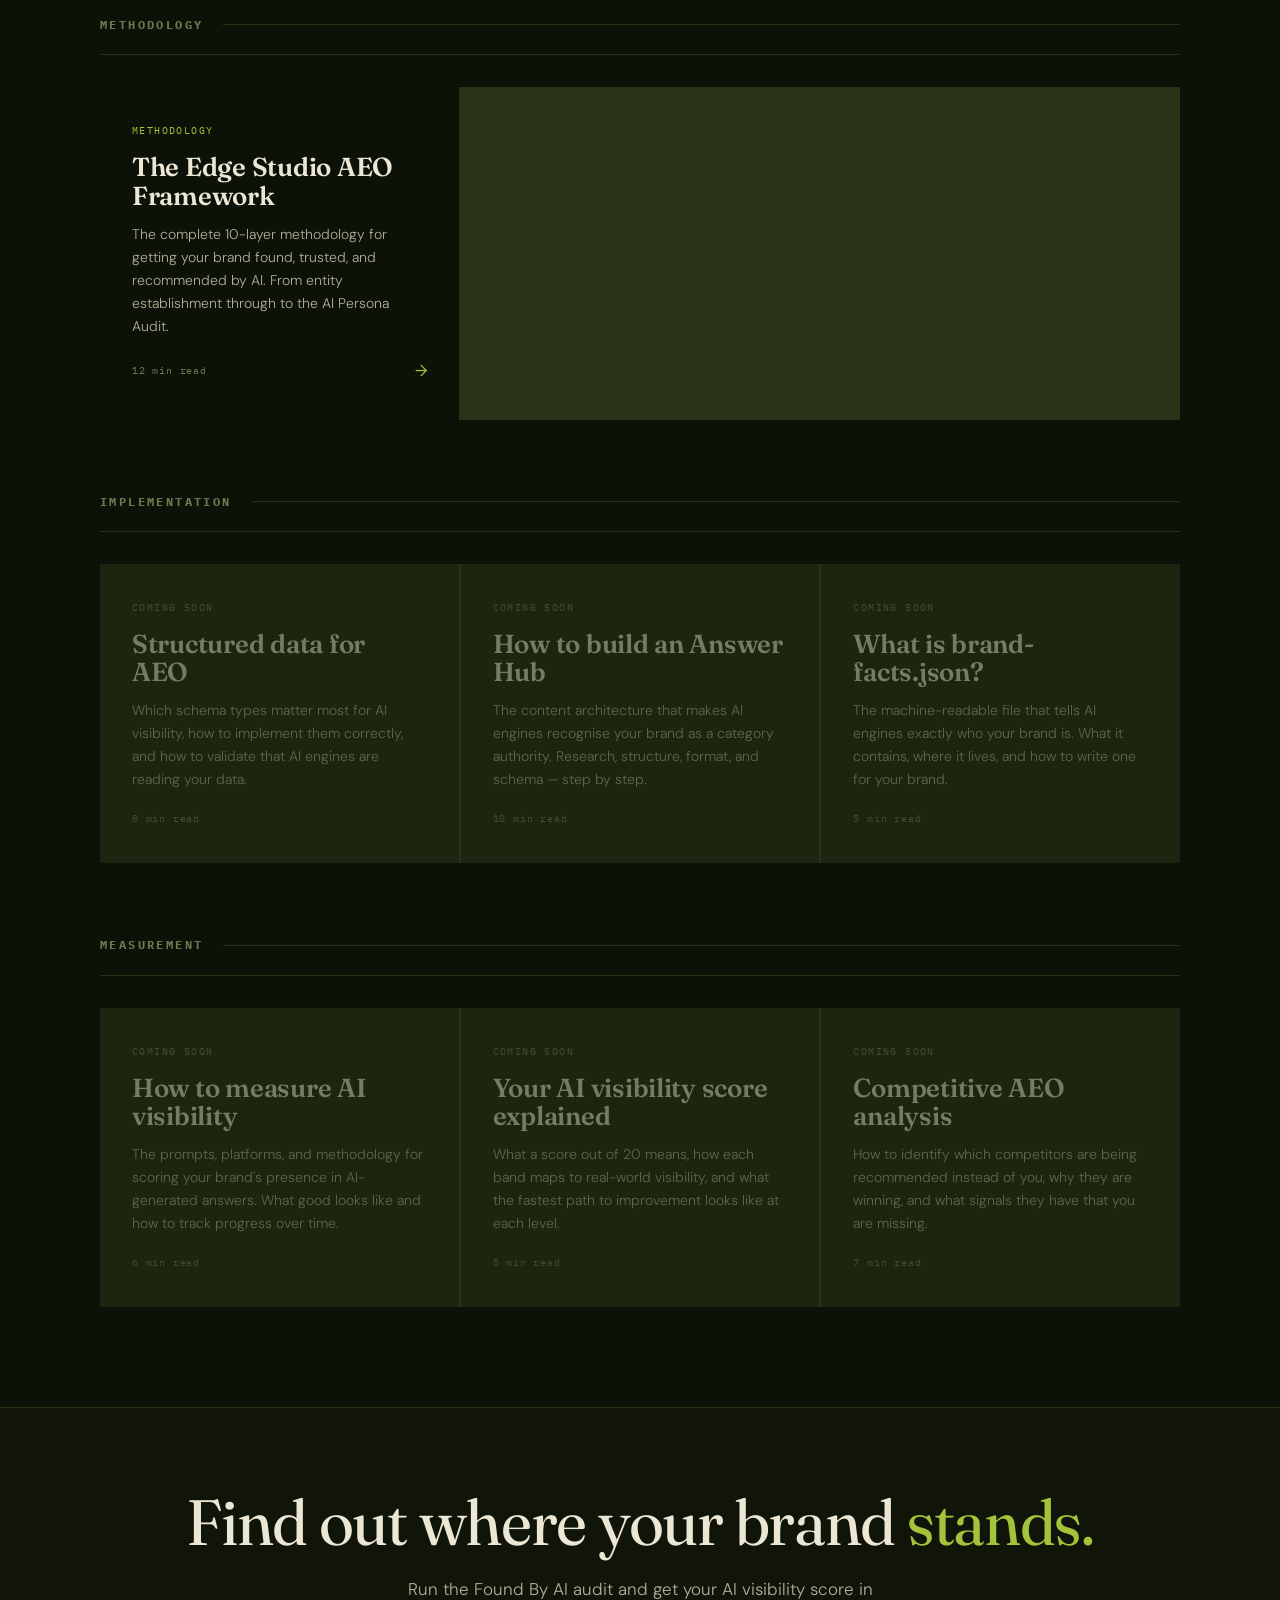
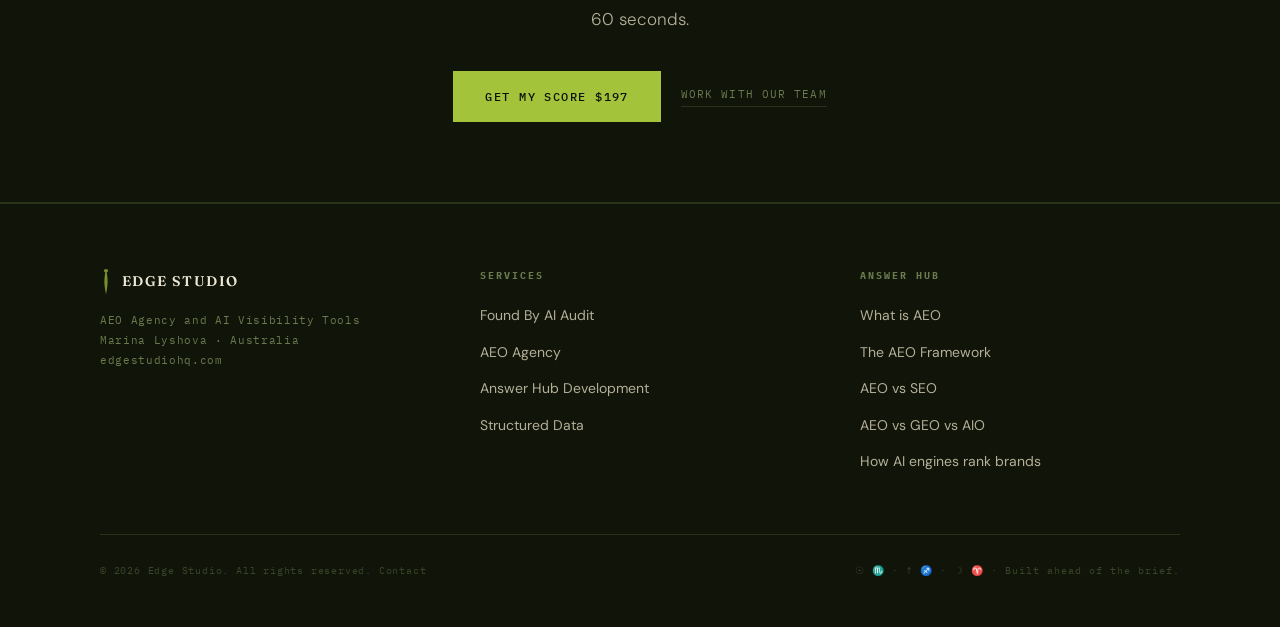
<file: answer-hub.html>
<!DOCTYPE html>
<html lang="en">
<head>
  <meta charset="UTF-8">
  <meta name="viewport" content="width=device-width, initial-scale=1.0">
  <title>Answer Hub — AEO Resources and Guides | Edge Studio</title>
  <meta name="description" content="The Edge Studio Answer Hub. Everything you need to understand Answer Engine Optimisation, get your brand recommended by AI, and stay ahead of the fastest-moving shift in search.">
  <link rel="canonical" href="https://edgestudiohq.com/answer-hub">
  <link rel="icon" type="image/png" href="/images/favicon.png">
  <link rel="preconnect" href="https://fonts.googleapis.com">
  <link rel="preconnect" href="https://fonts.gstatic.com" crossorigin>
  <link href="https://fonts.googleapis.com/css2?family=Fraunces:ital,opsz,wght@0,9..144,300;0,9..144,400;0,9..144,600;0,9..144,700;1,9..144,300;1,9..144,400&family=DM+Sans:ital,wght@0,300;0,400;0,500;1,300&family=IBM+Plex+Mono:wght@300;400;500&display=swap" rel="stylesheet">
  <script type="application/ld+json">{"@context":"https://schema.org","@type":"CollectionPage","name":"Edge Studio Answer Hub","description":"A structured library of AEO resources covering Answer Engine Optimisation strategy, AI visibility, structured data, and how AI engines like ChatGPT and Perplexity recommend brands.","publisher":{"@type":"Organization","name":"Edge Studio","url":"https://edgestudiohq.com"},"url":"https://edgestudiohq.com/answer-hub"}</script>
  <style>
    *,*::before,*::after{box-sizing:border-box;margin:0;padding:0}
    :root{
      --ink:#0d1208;--ink-deep:#111509;--ink-surface:#161d0f;--ink-raised:#1c2614;
      --border:#283318;--border-soft:#344420;
      --growth:#a3c43a;--growth-pale:#d4e890;
      --cream:#ece7d4;--cream-soft:#b4af98;--muted:#6a7a4e;--faint:#3a4428;
      --display:'Fraunces',serif;--body:'DM Sans',sans-serif;--mono:'IBM Plex Mono',monospace;
      --ease:cubic-bezier(0.16,1,0.3,1)
    }
    html{scroll-behavior:smooth}
    body{background:var(--ink);color:var(--cream);font-family:var(--body);font-size:16px;line-height:1.6;-webkit-font-smoothing:antialiased;overflow-x:hidden}
    body::after{content:'';position:fixed;inset:0;pointer-events:none;z-index:999;opacity:.025;background-image:url("data:image/svg+xml,%3Csvg viewBox='0 0 256 256' xmlns='http://www.w3.org/2000/svg'%3E%3Cfilter id='n'%3E%3CfeTurbulence type='fractalNoise' baseFrequency='0.9' numOctaves='4' stitchTiles='stitch'/%3E%3C/filter%3E%3Crect width='100%25' height='100%25' filter='url(%23n)'/%3E%3C/svg%3E");background-size:128px}
    img{max-width:100%;display:block}
    a{text-decoration:none;color:inherit}
    ul{list-style:none}
    .container{width:100%;max-width:1160px;margin:0 auto;padding:0 40px}
    .growth{color:var(--growth)}
    .eyebrow{font-family:var(--mono);font-size:10px;letter-spacing:.24em;text-transform:uppercase;color:var(--growth);display:flex;align-items:center;gap:14px;margin-bottom:24px}
    .eyebrow::before{content:'';display:block;width:24px;height:1px;background:var(--growth);flex-shrink:0}
    @keyframes fadeUp{from{opacity:0;transform:translateY(18px)}to{opacity:1;transform:translateY(0)}}
    .a1{animation:fadeUp .9s var(--ease) .1s both}
    .a2{animation:fadeUp .9s var(--ease) .25s both}
    .a3{animation:fadeUp .9s var(--ease) .4s both}

    /* NAV */
    .nav{position:fixed;top:0;left:0;right:0;z-index:100;height:68px;padding:0 40px;display:flex;align-items:center;justify-content:space-between;background:rgba(13,18,8,.94);backdrop-filter:blur(16px);border-bottom:1px solid var(--border)}
    .nav-logo{display:flex;align-items:center;gap:11px;text-decoration:none}
    .nav-mark{width:14px;height:32px;color:var(--growth);flex-shrink:0}
    .nav-wordmark{font-family:var(--display);font-size:15px;font-weight:600;letter-spacing:.08em;text-transform:uppercase;color:var(--cream);line-height:1}
    .nav-links{display:flex;gap:28px;align-items:center}
    .nav-links a{font-family:var(--mono);font-size:11px;letter-spacing:.12em;text-transform:uppercase;color:var(--muted);transition:color .2s}
    .nav-links a:hover{color:var(--cream)}
    .nav-links a.active{color:var(--growth)}
    .nav-btn{background:var(--growth)!important;color:var(--ink)!important;font-weight:500!important;padding:9px 18px!important;transition:background .2s!important;letter-spacing:.08em!important}
    .nav-btn:hover{background:var(--growth-pale)!important;color:var(--ink)!important}

    /* PAGE HERO */
    .page-hero{padding-top:68px;border-bottom:1px solid var(--border);position:relative;overflow:hidden}
    .page-hero::before{content:'';position:absolute;inset:0;background-image:linear-gradient(rgba(163,196,58,.04) 1px,transparent 1px),linear-gradient(90deg,rgba(163,196,58,.04) 1px,transparent 1px);background-size:80px 80px;mask-image:radial-gradient(ellipse 80% 60% at 50% 50%,black 20%,transparent 100%);pointer-events:none}
    .page-hero-inner{padding:80px 40px 72px;max-width:1160px;margin:0 auto;position:relative;z-index:1}
    .page-h1{font-family:var(--display);font-size:clamp(56px,8vw,104px);font-weight:300;line-height:.92;letter-spacing:-.02em;margin-bottom:28px}
    .page-h1 .accent{color:var(--growth);font-style:italic}
    .page-sub{font-size:18px;color:var(--cream-soft);line-height:1.75;font-weight:300;max-width:600px}
    .page-sub strong{color:var(--cream);font-weight:500}

    /* FEATURED */
    .featured-wrap{padding:72px 0 0}
    .featured-label{font-family:var(--mono);font-size:10px;letter-spacing:.2em;text-transform:uppercase;color:var(--growth);margin-bottom:20px}
    .featured-card{display:grid;grid-template-columns:1fr 360px;background:var(--ink-deep);border:1px solid var(--border);border-left:3px solid var(--growth);overflow:hidden;transition:background .2s}
    .featured-card:hover{background:var(--ink-surface)}
    .featured-body{padding:52px 56px}
    .featured-tag{font-family:var(--mono);font-size:10px;letter-spacing:.16em;text-transform:uppercase;color:var(--growth);margin-bottom:16px}
    .featured-title{font-family:var(--display);font-size:clamp(38px,5vw,60px);font-weight:400;letter-spacing:-.02em;line-height:.97;margin-bottom:20px;color:var(--cream)}
    .featured-desc{font-size:15px;color:var(--cream-soft);line-height:1.8;margin-bottom:28px;font-weight:300;max-width:480px}
    .featured-link{font-family:var(--mono);font-size:11px;color:var(--growth);letter-spacing:.12em;text-transform:uppercase;border-bottom:1px solid rgba(163,196,58,.3);padding-bottom:2px;transition:border-color .2s;display:inline-block}
    .featured-link:hover{border-color:var(--growth)}
    .featured-meta{padding:52px 40px;border-left:1px solid var(--border);display:flex;flex-direction:column;justify-content:center;gap:24px}
    .meta-item{display:flex;flex-direction:column;gap:4px}
    .meta-label{font-family:var(--mono);font-size:10px;letter-spacing:.16em;text-transform:uppercase;color:var(--muted)}
    .meta-value{font-size:14px;color:var(--cream-soft);font-weight:300}
    .meta-value strong{color:var(--cream);font-weight:500}

    /* ARTICLES */
    .articles-wrap{padding:72px 0 100px}
    .articles-section{margin-bottom:72px}
    .articles-section:last-child{margin-bottom:0}
    .section-divider{display:flex;align-items:center;gap:20px;margin-bottom:32px;padding-bottom:20px;border-bottom:1px solid var(--border)}
    .section-divider h2{font-family:var(--mono);font-size:12px;letter-spacing:.2em;text-transform:uppercase;color:var(--muted)}
    .section-divider-line{flex:1;height:1px;background:var(--border)}
    .articles-grid{display:grid;grid-template-columns:repeat(3,1fr);gap:2px;background:var(--border)}
    .article-card{background:var(--ink);padding:36px 32px;transition:background .2s;display:block;position:relative;overflow:hidden}
    .article-card:hover{background:var(--ink-surface)}
    .article-card::after{content:'';position:absolute;top:0;left:0;right:0;height:2px;background:var(--growth);transform:scaleX(0);transform-origin:left;transition:transform .4s var(--ease)}
    .article-card:hover::after{transform:scaleX(1)}
    .article-card.coming-soon{opacity:.4;pointer-events:none;cursor:default}
    .article-tag{font-family:var(--mono);font-size:10px;letter-spacing:.14em;text-transform:uppercase;color:var(--growth);margin-bottom:14px}
    .article-tag.soon{color:var(--muted)}
    .article-title{font-family:var(--display);font-size:26px;font-weight:600;letter-spacing:-.01em;line-height:1.1;margin-bottom:12px;color:var(--cream)}
    .article-desc{font-size:14px;color:var(--cream-soft);line-height:1.65;margin-bottom:20px;font-weight:300}
    .article-footer{display:flex;justify-content:space-between;align-items:center}
    .article-read{font-family:var(--mono);font-size:10px;color:var(--muted);letter-spacing:.08em}
    .article-arrow{font-size:16px;color:var(--growth)}
    .article-card.coming-soon .article-arrow{display:none}

    /* BTNS */
    .btn-primary{display:inline-block;background:var(--growth);color:var(--ink);font-family:var(--mono);font-size:12px;font-weight:500;letter-spacing:.12em;text-transform:uppercase;padding:16px 32px;transition:background .2s,transform .2s}
    .btn-primary:hover{background:var(--growth-pale);transform:translateY(-1px)}
    .btn-ghost{font-family:var(--mono);font-size:11px;letter-spacing:.1em;text-transform:uppercase;color:var(--muted);border-bottom:1px solid var(--border);padding-bottom:2px;transition:color .2s,border-color .2s}
    .btn-ghost:hover{color:var(--cream);border-color:var(--muted)}

    /* CTA */
    .cta-strip{background:var(--ink-deep);border-top:1px solid var(--border);border-bottom:1px solid var(--border);padding:80px 0;text-align:center}
    .cta-strip h2{font-family:var(--display);font-size:clamp(38px,5vw,64px);font-weight:400;letter-spacing:-.02em;line-height:1.05;margin-bottom:20px}
    .cta-strip p{font-size:17px;color:var(--cream-soft);line-height:1.75;max-width:480px;margin:0 auto 36px;font-weight:300}
    .cta-btns{display:flex;gap:20px;justify-content:center;align-items:center;flex-wrap:wrap}

    /* FOOTER */
    footer{border-top:1px solid var(--border);padding:64px 0 48px;background:var(--ink-deep)}
    .footer-grid{display:grid;grid-template-columns:1fr 1fr 1fr;gap:60px;margin-bottom:60px}
    .footer-brand-lock{display:flex;align-items:center;gap:10px;margin-bottom:16px}
    .footer-mark{width:12px;height:27px;color:var(--growth);opacity:.7}
    .footer-wordmark{font-family:var(--display);font-size:14px;font-weight:600;letter-spacing:.1em;text-transform:uppercase;color:var(--cream)}
    .footer-tag{font-family:var(--mono);font-size:11px;color:var(--muted);line-height:1.8;letter-spacing:.06em}
    .footer-col h4{font-family:var(--mono);font-size:10px;letter-spacing:.2em;text-transform:uppercase;color:var(--muted);margin-bottom:18px}
    .footer-col ul{display:flex;flex-direction:column;gap:11px}
    .footer-col a{font-size:14px;color:var(--cream-soft);transition:color .2s}
    .footer-col a:hover{color:var(--growth)}
    .footer-bottom{border-top:1px solid var(--border);padding-top:28px;display:flex;justify-content:space-between;align-items:center}
    .footer-copy{font-family:var(--mono);font-size:10px;color:var(--faint);letter-spacing:.08em}
    .footer-copy a{color:var(--faint);transition:color .2s}
    .footer-copy a:hover{color:var(--growth)}
    .footer-sig{font-family:var(--mono);font-size:10px;color:var(--faint);letter-spacing:.1em}

    /* RESPONSIVE */
    @media(max-width:960px){
      .container,.nav{padding:0 24px}
      .nav-links{display:none}
      .page-hero-inner{padding:72px 24px 56px}
      .featured-card{grid-template-columns:1fr}
      .featured-meta{border-left:none;border-top:1px solid var(--border)}
      .featured-body{padding:36px 32px}
      .articles-grid{grid-template-columns:1fr 1fr}
      .footer-grid{grid-template-columns:1fr 1fr;gap:40px}
      .footer-bottom{flex-direction:column;gap:12px;text-align:center}
    }
    @media(max-width:580px){
      .articles-grid{grid-template-columns:1fr}
      .footer-grid{grid-template-columns:1fr}
      .cta-btns{flex-direction:column}
    }
  </style>

<!-- analytics-injected -->
  <!-- Google Analytics -->
  <script async src="https://www.googletagmanager.com/gtag/js?id=G-KHZSJQYYH3"></script>
  <script>
    window.dataLayer = window.dataLayer || [];
    function gtag(){dataLayer.push(arguments);}
    gtag('js', new Date());
    gtag('config', 'G-KHZSJQYYH3');
  </script>
  <!-- Microsoft Clarity -->
  <script type="text/javascript">
    (function(c,l,a,r,i,t,y){
      c[a]=c[a]||function(){(c[a].q=c[a].q||[]).push(arguments)};
      t=l.createElement(r);t.async=1;
      t.src="https://www.clarity.ms/tag/"+i;
      y=l.getElementsByTagName(r)[0];
      y.parentNode.insertBefore(t,y);
    })(window,document,"clarity","script",'wb06zpvz96');
  </script>

</head>
<body>

<nav class="nav">
  <a href="/" class="nav-logo">
    <svg class="nav-mark" viewBox="0 0 40 90" fill="none"><ellipse cx="20" cy="9" rx="7" ry="5.5" fill="currentColor"/><path d="M17.5,13.5 C16,26 13,44 15.5,60 C17,70 18,78 20,88 C22,78 23,70 24.5,60 C27,44 24,26 22.5,13.5 Z" fill="currentColor"/></svg>
    <span class="nav-wordmark">Edge Studio</span>
  </a>
  <ul class="nav-links">
    <li><a href="/what-is-aeo">What is AEO</a></li>
    <li><a href="https://foundbyai.com.au">Found By AI</a></li>
    <li><a href="/aeo-agency">Agency</a></li>
    <li><a href="/answer-hub" class="active">Answer Hub</a></li>
    <li><a href="https://foundbyai.com.au" class="nav-btn">Get My Score $197</a></li>
  </ul>
</nav>

<header class="page-hero">
  <div class="page-hero-inner">
    <div class="eyebrow a1">Edge Studio</div>
    <h1 class="page-h1 a2">Answer<br><span class="accent">Hub.</span></h1>
    <p class="page-sub a3">Everything you need to understand AEO, get your brand recommended by AI, and stay ahead of the fastest-moving shift in search. <strong>Written by people already inside it.</strong></p>
  </div>
</header>

<div class="featured-wrap">
  <div class="container">
    <div class="featured-label">Start here</div>
    <a href="/what-is-aeo" class="featured-card">
      <div class="featured-body">
        <div class="featured-tag">Foundation · 12 min read</div>
        <div class="featured-title">What is Answer Engine Optimisation?</div>
        <div class="featured-desc">AI doesn't rank your brand. It decides whether you're a credible answer to someone's question. AEO is how you become one. Start here if you're new to this discipline.</div>
        <span class="featured-link">Read the guide &rarr;</span>
      </div>
      <div class="featured-meta">
        <div class="meta-item">
          <span class="meta-label">Covers</span>
          <span class="meta-value">AEO definition, AEO vs SEO, AEO vs GEO, how AI ranks brands, how to start</span>
        </div>
        <div class="meta-item">
          <span class="meta-label">Written by</span>
          <span class="meta-value"><strong>Marina Lyshova</strong> · Edge Studio</span>
        </div>
        <div class="meta-item">
          <span class="meta-label">Updated</span>
          <span class="meta-value">March 2026</span>
        </div>
      </div>
    </a>
  </div>
</div>

<div class="articles-wrap">
  <div class="container">

    <div class="articles-section">
      <div class="section-divider">
        <h2>Fundamentals</h2>
        <div class="section-divider-line"></div>
      </div>
      <div class="articles-grid">
        <a href="/answer-hub/aeo-vs-seo" class="article-card">
          <div class="article-tag">Fundamentals</div>
          <div class="article-title">AEO vs SEO</div>
          <div class="article-desc">How optimising for AI answers differs from optimising for search rankings. Why you need both and what each discipline requires.</div>
          <div class="article-footer"><span class="article-read">6 min read</span><span class="article-arrow">&rarr;</span></div>
        </a>
        <a href="/answer-hub/aeo-vs-geo" class="article-card">
          <div class="article-tag">Fundamentals</div>
          <div class="article-title">AEO vs GEO vs AIO</div>
          <div class="article-desc">The industry uses several terms. AEO, GEO, AIO, LLMO. Here is what each means, how they differ, and which one to use when talking about your strategy.</div>
          <div class="article-footer"><span class="article-read">4 min read</span><span class="article-arrow">&rarr;</span></div>
        </a>
        <a href="/answer-hub/how-ai-engines-rank-brands" class="article-card">
          <div class="article-tag">Fundamentals</div>
          <div class="article-title">How AI engines rank brands</div>
          <div class="article-desc">The six signals ChatGPT, Perplexity, and Google AI use to decide which brands to recommend. Structured data, entity clarity, citable content, and more.</div>
          <div class="article-footer"><span class="article-read">7 min read</span><span class="article-arrow">&rarr;</span></div>
        </a>
      </div>
    </div>

    <div class="articles-section">
      <div class="section-divider">
        <h2>Methodology</h2>
        <div class="section-divider-line"></div>
      </div>
      <div class="articles-grid">
        <a href="/aeo-framework" class="article-card">
          <div class="article-tag">Methodology</div>
          <div class="article-title">The Edge Studio AEO Framework</div>
          <div class="article-desc">The complete 10-layer methodology for getting your brand found, trusted, and recommended by AI. From entity establishment through to the AI Persona Audit.</div>
          <div class="article-footer"><span class="article-read">12 min read</span><span class="article-arrow">&rarr;</span></div>
        </a>
      </div>
    </div>

    <div class="articles-section">
      <div class="section-divider">
        <h2>Implementation</h2>
        <div class="section-divider-line"></div>
      </div>
      <div class="articles-grid">
        <div class="article-card coming-soon">
          <div class="article-tag soon">Coming soon</div>
          <div class="article-title">Structured data for AEO</div>
          <div class="article-desc">Which schema types matter most for AI visibility, how to implement them correctly, and how to validate that AI engines are reading your data.</div>
          <div class="article-footer"><span class="article-read">8 min read</span></div>
        </div>
        <div class="article-card coming-soon">
          <div class="article-tag soon">Coming soon</div>
          <div class="article-title">How to build an Answer Hub</div>
          <div class="article-desc">The content architecture that makes AI engines recognise your brand as a category authority. Research, structure, format, and schema — step by step.</div>
          <div class="article-footer"><span class="article-read">10 min read</span></div>
        </div>
        <div class="article-card coming-soon">
          <div class="article-tag soon">Coming soon</div>
          <div class="article-title">What is brand-facts.json?</div>
          <div class="article-desc">The machine-readable file that tells AI engines exactly who your brand is. What it contains, where it lives, and how to write one for your brand.</div>
          <div class="article-footer"><span class="article-read">5 min read</span></div>
        </div>
      </div>
    </div>

    <div class="articles-section">
      <div class="section-divider">
        <h2>Measurement</h2>
        <div class="section-divider-line"></div>
      </div>
      <div class="articles-grid">
        <div class="article-card coming-soon">
          <div class="article-tag soon">Coming soon</div>
          <div class="article-title">How to measure AI visibility</div>
          <div class="article-desc">The prompts, platforms, and methodology for scoring your brand's presence in AI-generated answers. What good looks like and how to track progress over time.</div>
          <div class="article-footer"><span class="article-read">6 min read</span></div>
        </div>
        <div class="article-card coming-soon">
          <div class="article-tag soon">Coming soon</div>
          <div class="article-title">Your AI visibility score explained</div>
          <div class="article-desc">What a score out of 20 means, how each band maps to real-world visibility, and what the fastest path to improvement looks like at each level.</div>
          <div class="article-footer"><span class="article-read">5 min read</span></div>
        </div>
        <div class="article-card coming-soon">
          <div class="article-tag soon">Coming soon</div>
          <div class="article-title">Competitive AEO analysis</div>
          <div class="article-desc">How to identify which competitors are being recommended instead of you, why they are winning, and what signals they have that you are missing.</div>
          <div class="article-footer"><span class="article-read">7 min read</span></div>
        </div>
      </div>
    </div>

  </div>
</div>

<section class="cta-strip">
  <div class="container">
    <h2>Find out where your brand <span class="growth">stands.</span></h2>
    <p>Run the Found By AI audit and get your AI visibility score in 60 seconds.</p>
    <div class="cta-btns">
      <a href="https://foundbyai.com.au" class="btn-primary">Get My Score $197</a>
      <a href="/aeo-agency" class="btn-ghost">Work with our team</a>
    </div>
  </div>
</section>

<footer>
  <div class="container">
    <div class="footer-grid">
      <div>
        <div class="footer-brand-lock">
          <svg class="footer-mark" viewBox="0 0 40 90" fill="none"><ellipse cx="20" cy="9" rx="7" ry="5.5" fill="currentColor"/><path d="M17.5,13.5 C16,26 13,44 15.5,60 C17,70 18,78 20,88 C22,78 23,70 24.5,60 C27,44 24,26 22.5,13.5 Z" fill="currentColor"/></svg>
          <span class="footer-wordmark">Edge Studio</span>
        </div>
        <p class="footer-tag">AEO Agency and AI Visibility Tools</p>
        <p class="footer-tag">Marina Lyshova · Australia</p>
        <p class="footer-tag">edgestudiohq.com</p>
      </div>
      <div class="footer-col"><h4>Services</h4><ul><li><a href="https://foundbyai.com.au">Found By AI Audit</a></li><li><a href="/aeo-agency">AEO Agency</a></li><li><a href="/aeo-agency">Answer Hub Development</a></li><li><a href="/aeo-agency">Structured Data</a></li></ul></div>
      <div class="footer-col"><h4>Answer Hub</h4><ul><li><a href="/what-is-aeo">What is AEO</a></li><li><a href="/aeo-framework">The AEO Framework</a></li><li><a href="/answer-hub/aeo-vs-seo">AEO vs SEO</a></li><li><a href="/answer-hub/aeo-vs-geo">AEO vs GEO vs AIO</a></li><li><a href="/answer-hub/how-ai-engines-rank-brands">How AI engines rank brands</a></li></ul></div>
    </div>
    <div class="footer-bottom">
      <p class="footer-copy">&copy; 2026 Edge Studio. All rights reserved. <a href="/contact">Contact</a></p>
      <p class="footer-sig">☉ ♏ · ↑ ♐ · ☽ ♈ · Built ahead of the brief.</p>
    </div>
  </div>
</footer>

</body>
</html>
</file>
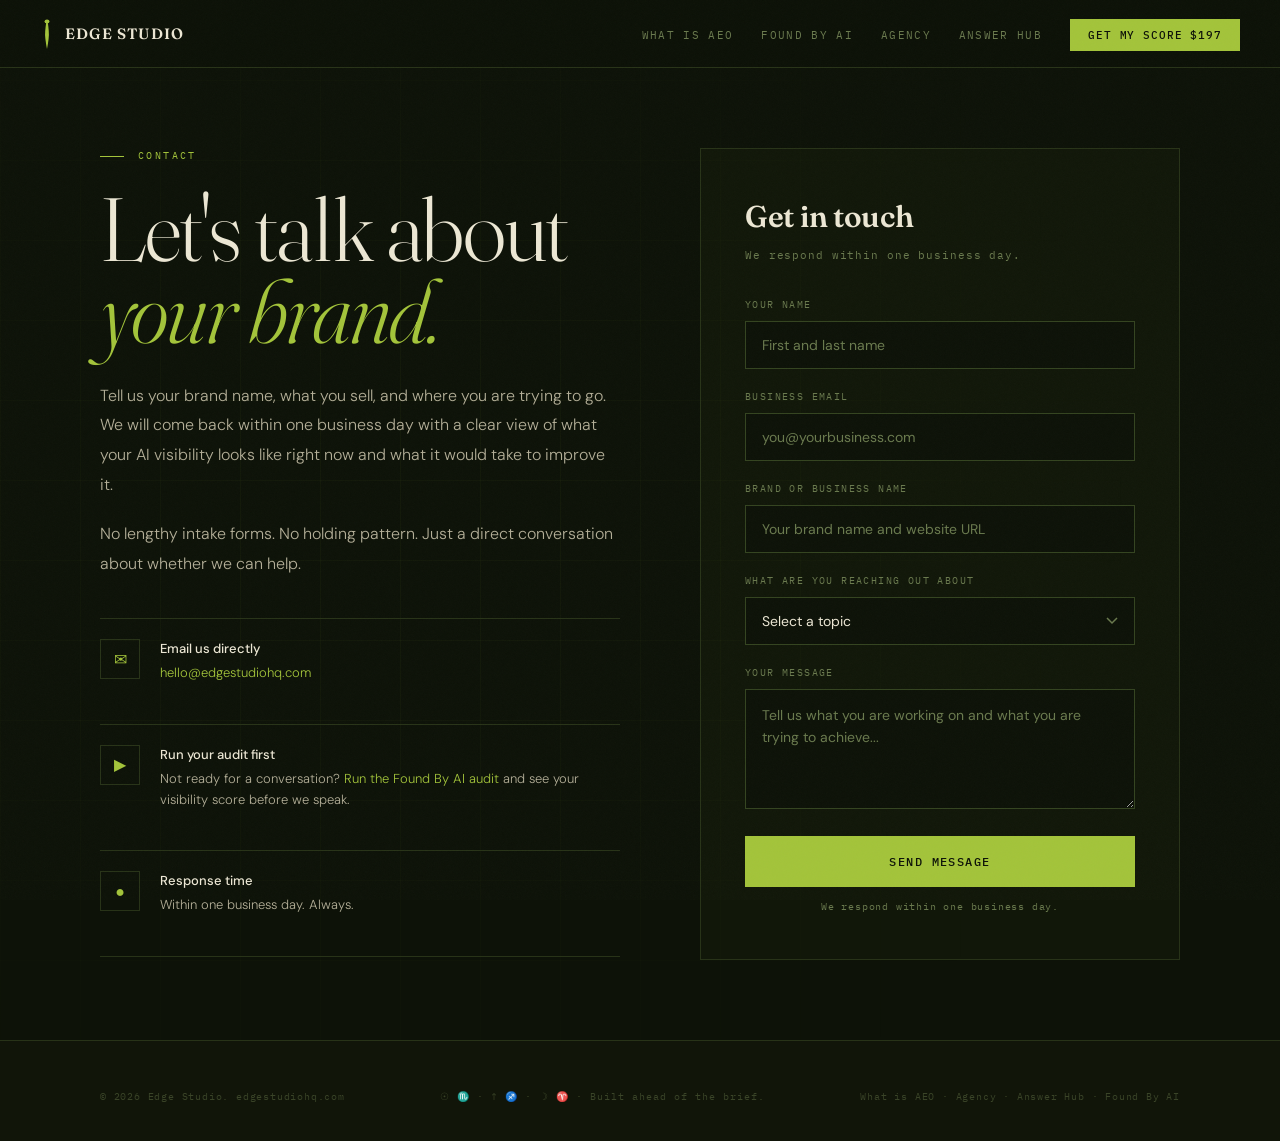
<file: contact.html>
<!DOCTYPE html>
<html lang="en">
<head>
  <meta charset="UTF-8">
  <meta name="viewport" content="width=device-width, initial-scale=1.0">
  <title>Contact Edge Studio — AEO Agency</title>
  <meta name="description" content="Get in touch with Edge Studio. Talk to us about your AI visibility, AEO strategy, or Found By AI. We respond within one business day.">
  <link rel="canonical" href="https://edgestudiohq.com/contact">
  <link rel="icon" type="image/png" href="/images/favicon.png">
  <link rel="preconnect" href="https://fonts.googleapis.com">
  <link rel="preconnect" href="https://fonts.gstatic.com" crossorigin>
  <link href="https://fonts.googleapis.com/css2?family=Fraunces:ital,opsz,wght@0,9..144,300;0,9..144,400;0,9..144,600;0,9..144,700;1,9..144,300;1,9..144,400&family=DM+Sans:ital,wght@0,300;0,400;0,500;1,300&family=IBM+Plex+Mono:wght@300;400;500&display=swap" rel="stylesheet">
  <style>
    *,*::before,*::after{box-sizing:border-box;margin:0;padding:0}
    :root{
      --ink:#0d1208;--ink-deep:#111509;--ink-surface:#161d0f;--ink-raised:#1c2614;
      --border:#283318;--border-soft:#344420;
      --growth:#a3c43a;--growth-pale:#d4e890;
      --cream:#ece7d4;--cream-soft:#b4af98;--muted:#6a7a4e;--faint:#3a4428;
      --display:'Fraunces',serif;--body:'DM Sans',sans-serif;--mono:'IBM Plex Mono',monospace;
      --ease:cubic-bezier(0.16,1,0.3,1)
    }
    html{scroll-behavior:smooth}
    body{background:var(--ink);color:var(--cream);font-family:var(--body);font-size:16px;line-height:1.6;-webkit-font-smoothing:antialiased;overflow-x:hidden}
    body::after{content:'';position:fixed;inset:0;pointer-events:none;z-index:999;opacity:.025;background-image:url("data:image/svg+xml,%3Csvg viewBox='0 0 256 256' xmlns='http://www.w3.org/2000/svg'%3E%3Cfilter id='n'%3E%3CfeTurbulence type='fractalNoise' baseFrequency='0.9' numOctaves='4' stitchTiles='stitch'/%3E%3C/filter%3E%3Crect width='100%25' height='100%25' filter='url(%23n)'/%3E%3C/svg%3E");background-size:128px}
    img{max-width:100%;display:block}
    a{text-decoration:none;color:inherit}
    ul{list-style:none}
    .container{width:100%;max-width:1160px;margin:0 auto;padding:0 40px}
    .growth{color:var(--growth)}
    .eyebrow{font-family:var(--mono);font-size:10px;letter-spacing:.24em;text-transform:uppercase;color:var(--growth);display:flex;align-items:center;gap:14px;margin-bottom:24px}
    .eyebrow::before{content:'';display:block;width:24px;height:1px;background:var(--growth);flex-shrink:0}
    @keyframes fadeUp{from{opacity:0;transform:translateY(18px)}to{opacity:1;transform:translateY(0)}}
    .a1{animation:fadeUp .9s var(--ease) .1s both}
    .a2{animation:fadeUp .9s var(--ease) .25s both}
    .a3{animation:fadeUp .9s var(--ease) .4s both}

    /* NAV */
    .nav{position:fixed;top:0;left:0;right:0;z-index:100;height:68px;padding:0 40px;display:flex;align-items:center;justify-content:space-between;background:rgba(13,18,8,.94);backdrop-filter:blur(16px);border-bottom:1px solid var(--border)}
    .nav-logo{display:flex;align-items:center;gap:11px;text-decoration:none}
    .nav-mark{width:14px;height:32px;color:var(--growth);flex-shrink:0}
    .nav-wordmark{font-family:var(--display);font-size:15px;font-weight:600;letter-spacing:.08em;text-transform:uppercase;color:var(--cream);line-height:1}
    .nav-links{display:flex;gap:28px;align-items:center}
    .nav-links a{font-family:var(--mono);font-size:11px;letter-spacing:.12em;text-transform:uppercase;color:var(--muted);transition:color .2s}
    .nav-links a:hover{color:var(--cream)}
    .nav-links a.active{color:var(--growth)}
    .nav-btn{background:var(--growth)!important;color:var(--ink)!important;font-weight:500!important;padding:9px 18px!important;transition:background .2s!important;letter-spacing:.08em!important}
    .nav-btn:hover{background:var(--growth-pale)!important;color:var(--ink)!important}

    /* PAGE */
    .page-wrap{padding-top:68px;min-height:100vh;display:flex;align-items:center;position:relative;overflow:hidden}
    .page-wrap::before{content:'';position:absolute;inset:0;background-image:linear-gradient(rgba(163,196,58,.04) 1px,transparent 1px),linear-gradient(90deg,rgba(163,196,58,.04) 1px,transparent 1px);background-size:80px 80px;mask-image:radial-gradient(ellipse 60% 70% at 30% 50%,black 20%,transparent 100%);pointer-events:none}
    .page-inner{padding:80px 40px;max-width:1160px;margin:0 auto;width:100%;display:grid;grid-template-columns:1fr 480px;gap:80px;align-items:start;position:relative;z-index:1}

    /* LEFT */
    .contact-left h1{font-family:var(--display);font-size:clamp(52px,7vw,92px);font-weight:300;letter-spacing:-.02em;line-height:.92;margin-bottom:28px}
    .contact-left h1 .accent{color:var(--growth);font-style:italic}
    .contact-left p{font-size:16px;color:var(--cream-soft);line-height:1.85;margin-bottom:20px;font-weight:300}
    .contact-left strong{color:var(--cream);font-weight:500}

    .contact-options{display:flex;flex-direction:column;gap:0;margin-top:40px}
    .contact-option{display:flex;gap:20px;align-items:flex-start;padding:20px 0;border-bottom:1px solid var(--border)}
    .contact-option:first-child{border-top:1px solid var(--border)}
    .co-icon{width:40px;height:40px;border:1px solid var(--border);display:flex;align-items:center;justify-content:center;flex-shrink:0;color:var(--growth);font-family:var(--mono);font-size:16px}
    .co-content h4{font-size:13px;font-weight:500;color:var(--cream);margin-bottom:3px}
    .co-content p{font-size:13px;color:var(--cream-soft);font-weight:300;line-height:1.6}
    .co-content a{color:var(--growth);transition:color .2s}
    .co-content a:hover{color:var(--growth-pale)}

    /* FORM PANEL */
    .contact-form{background:rgba(163,196,58,.03);border:1px solid var(--border);padding:44px;position:sticky;top:84px}
    .form-title{font-family:var(--display);font-size:30px;font-weight:600;letter-spacing:-.01em;margin-bottom:6px;color:var(--cream)}
    .form-subtitle{font-family:var(--mono);font-size:11px;letter-spacing:.08em;color:var(--muted);margin-bottom:32px}
    .form-label{font-family:var(--mono);font-size:10px;letter-spacing:.14em;text-transform:uppercase;color:var(--muted);display:block;margin-bottom:8px}
    .form-group{margin-bottom:20px}
    .form-input,.form-select,.form-textarea{width:100%;background:var(--ink);border:1px solid var(--border-soft);color:var(--cream);font-family:var(--body);font-size:14px;padding:14px 16px;outline:none;transition:border-color .2s;-webkit-appearance:none}
    .form-input:focus,.form-select:focus,.form-textarea:focus{border-color:var(--growth)}
    .form-input::placeholder,.form-textarea::placeholder{color:var(--muted)}
    .form-textarea{resize:vertical;min-height:120px;line-height:1.6}
    .form-select{cursor:pointer;background-image:url("data:image/svg+xml,%3Csvg xmlns='http://www.w3.org/2000/svg' width='12' height='8' viewBox='0 0 12 8'%3E%3Cpath d='M1 1l5 5 5-5' stroke='%236a7a4e' stroke-width='1.5' fill='none'/%3E%3C/svg%3E");background-repeat:no-repeat;background-position:right 16px center;padding-right:40px}
    .form-select option{background:var(--ink-surface)}
    .btn-submit{width:100%;background:var(--growth);color:var(--ink);font-family:var(--mono);font-size:12px;font-weight:500;letter-spacing:.12em;text-transform:uppercase;padding:18px 24px;border:none;cursor:pointer;transition:background .2s,transform .2s}
    .btn-submit:hover{background:var(--growth-pale);transform:translateY(-1px)}
    .form-note{font-family:var(--mono);font-size:10px;color:var(--muted);text-align:center;margin-top:12px;letter-spacing:.08em}

    /* FOOTER */
    footer{border-top:1px solid var(--border);padding:48px 0 36px;background:var(--ink-deep)}
    .footer-bottom{display:flex;justify-content:space-between;align-items:center;flex-wrap:wrap;gap:12px}
    .footer-copy{font-family:var(--mono);font-size:10px;color:var(--faint);letter-spacing:.08em}
    .footer-copy a{color:var(--faint);transition:color .2s}
    .footer-copy a:hover{color:var(--growth)}
    .footer-sig{font-family:var(--mono);font-size:10px;color:var(--faint);letter-spacing:.1em}

    @media(max-width:960px){
      .container,.nav{padding:0 24px}
      .nav-links{display:none}
      .page-inner{grid-template-columns:1fr;gap:48px;padding:72px 24px 60px}
      .contact-form{position:static}
    }
    @media(max-width:580px){
      .footer-bottom{flex-direction:column;text-align:center}
    }
  </style>

<!-- analytics-injected -->
  <!-- Google Analytics -->
  <script async src="https://www.googletagmanager.com/gtag/js?id=G-KHZSJQYYH3"></script>
  <script>
    window.dataLayer = window.dataLayer || [];
    function gtag(){dataLayer.push(arguments);}
    gtag('js', new Date());
    gtag('config', 'G-KHZSJQYYH3');
  </script>
  <!-- Microsoft Clarity -->
  <script type="text/javascript">
    (function(c,l,a,r,i,t,y){
      c[a]=c[a]||function(){(c[a].q=c[a].q||[]).push(arguments)};
      t=l.createElement(r);t.async=1;
      t.src="https://www.clarity.ms/tag/"+i;
      y=l.getElementsByTagName(r)[0];
      y.parentNode.insertBefore(t,y);
    })(window,document,"clarity","script",'wb06zpvz96');
  </script>

</head>
<body>

<nav class="nav">
  <a href="/" class="nav-logo">
    <svg class="nav-mark" viewBox="0 0 40 90" fill="none"><ellipse cx="20" cy="9" rx="7" ry="5.5" fill="currentColor"/><path d="M17.5,13.5 C16,26 13,44 15.5,60 C17,70 18,78 20,88 C22,78 23,70 24.5,60 C27,44 24,26 22.5,13.5 Z" fill="currentColor"/></svg>
    <span class="nav-wordmark">Edge Studio</span>
  </a>
  <ul class="nav-links">
    <li><a href="/what-is-aeo">What is AEO</a></li>
    <li><a href="https://foundbyai.com.au">Found By AI</a></li>
    <li><a href="/aeo-agency">Agency</a></li>
    <li><a href="/answer-hub">Answer Hub</a></li>
    <li><a href="https://foundbyai.com.au" class="nav-btn">Get My Score $197</a></li>
  </ul>
</nav>

<div class="page-wrap">
  <div class="page-inner">
    <div class="contact-left">
      <div class="eyebrow a1">Contact</div>
      <h1 class="a2">Let's talk about <span class="accent">your brand.</span></h1>
      <p class="a3">Tell us your brand name, what you sell, and where you are trying to go. We will come back within one business day with a clear view of what your AI visibility looks like right now and what it would take to improve it.</p>
      <p>No lengthy intake forms. No holding pattern. Just a direct conversation about whether we can help.</p>

      <div class="contact-options">
        <div class="contact-option">
          <div class="co-icon">&#9993;</div>
          <div class="co-content">
            <h4>Email us directly</h4>
            <p><a href="mailto:hello@edgestudiohq.com">hello@edgestudiohq.com</a></p>
          </div>
        </div>
        <div class="contact-option">
          <div class="co-icon">&#9654;</div>
          <div class="co-content">
            <h4>Run your audit first</h4>
            <p>Not ready for a conversation? <a href="https://foundbyai.com.au">Run the Found By AI audit</a> and see your visibility score before we speak.</p>
          </div>
        </div>
        <div class="contact-option">
          <div class="co-icon">&#9679;</div>
          <div class="co-content">
            <h4>Response time</h4>
            <p>Within one business day. Always.</p>
          </div>
        </div>
      </div>
    </div>

    <div class="contact-form a3">
      <div class="form-title">Get in touch</div>
      <div class="form-subtitle">We respond within one business day.</div>
      <form action="https://formspree.io/f/xkovdpge" method="POST" id="contact-form">
        <div class="form-group"><label class="form-label">Your name</label><input type="text" name="name" class="form-input" placeholder="First and last name" required></div>
        <div class="form-group"><label class="form-label">Business email</label><input type="email" name="email" class="form-input" placeholder="you@yourbusiness.com" required></div>
        <div class="form-group"><label class="form-label">Brand or business name</label><input type="text" name="brand" class="form-input" placeholder="Your brand name and website URL"></div>
        <div class="form-group"><label class="form-label">What are you reaching out about</label>
          <select name="topic" class="form-select">
            <option value="" disabled selected>Select a topic</option>
            <option>AEO agency services</option>
            <option>Found By AI audit</option>
            <option>General AEO question</option>
            <option>Press or partnership</option>
            <option>Something else</option>
          </select>
        </div>
        <div class="form-group"><label class="form-label">Your message</label><textarea name="message" class="form-textarea" placeholder="Tell us what you are working on and what you are trying to achieve..."></textarea></div>
        <button type="submit" class="btn-submit" id="submit-btn">Send message</button>
        <div class="form-note">We respond within one business day.</div>
      </form>
      <div id="form-success" style="display:none;padding:32px;text-align:center">
        <div style="font-family:var(--display);font-size:32px;font-weight:600;color:var(--growth);margin-bottom:12px;letter-spacing:-.01em">Message sent.</div>
        <div style="font-size:15px;color:var(--cream-soft);font-weight:300">We will be in touch within one business day.</div>
      </div>
    </div>
  </div>
</div>

<footer>
  <div class="container">
    <div class="footer-bottom">
      <p class="footer-copy">&copy; 2026 Edge Studio. <a href="/">edgestudiohq.com</a></p>
      <p class="footer-sig">☉ ♏ · ↑ ♐ · ☽ ♈ · Built ahead of the brief.</p>
      <p class="footer-copy"><a href="/what-is-aeo">What is AEO</a> &middot; <a href="/aeo-agency">Agency</a> &middot; <a href="/answer-hub">Answer Hub</a> &middot; <a href="https://foundbyai.com.au">Found By AI</a></p>
    </div>
  </div>
</footer>

<script>
  const form=document.getElementById('contact-form');
  const btn=document.getElementById('submit-btn');
  const success=document.getElementById('form-success');
  form.addEventListener('submit',async function(e){
    e.preventDefault();
    btn.textContent='Sending...';
    btn.disabled=true;
    const response=await fetch(form.action,{method:'POST',body:new FormData(form),headers:{'Accept':'application/json'}});
    if(response.ok){form.style.display='none';success.style.display='block'}
    else{btn.textContent='Something went wrong. Email us directly.';btn.disabled=false}
  });
</script>
</body>
</html>
</file>
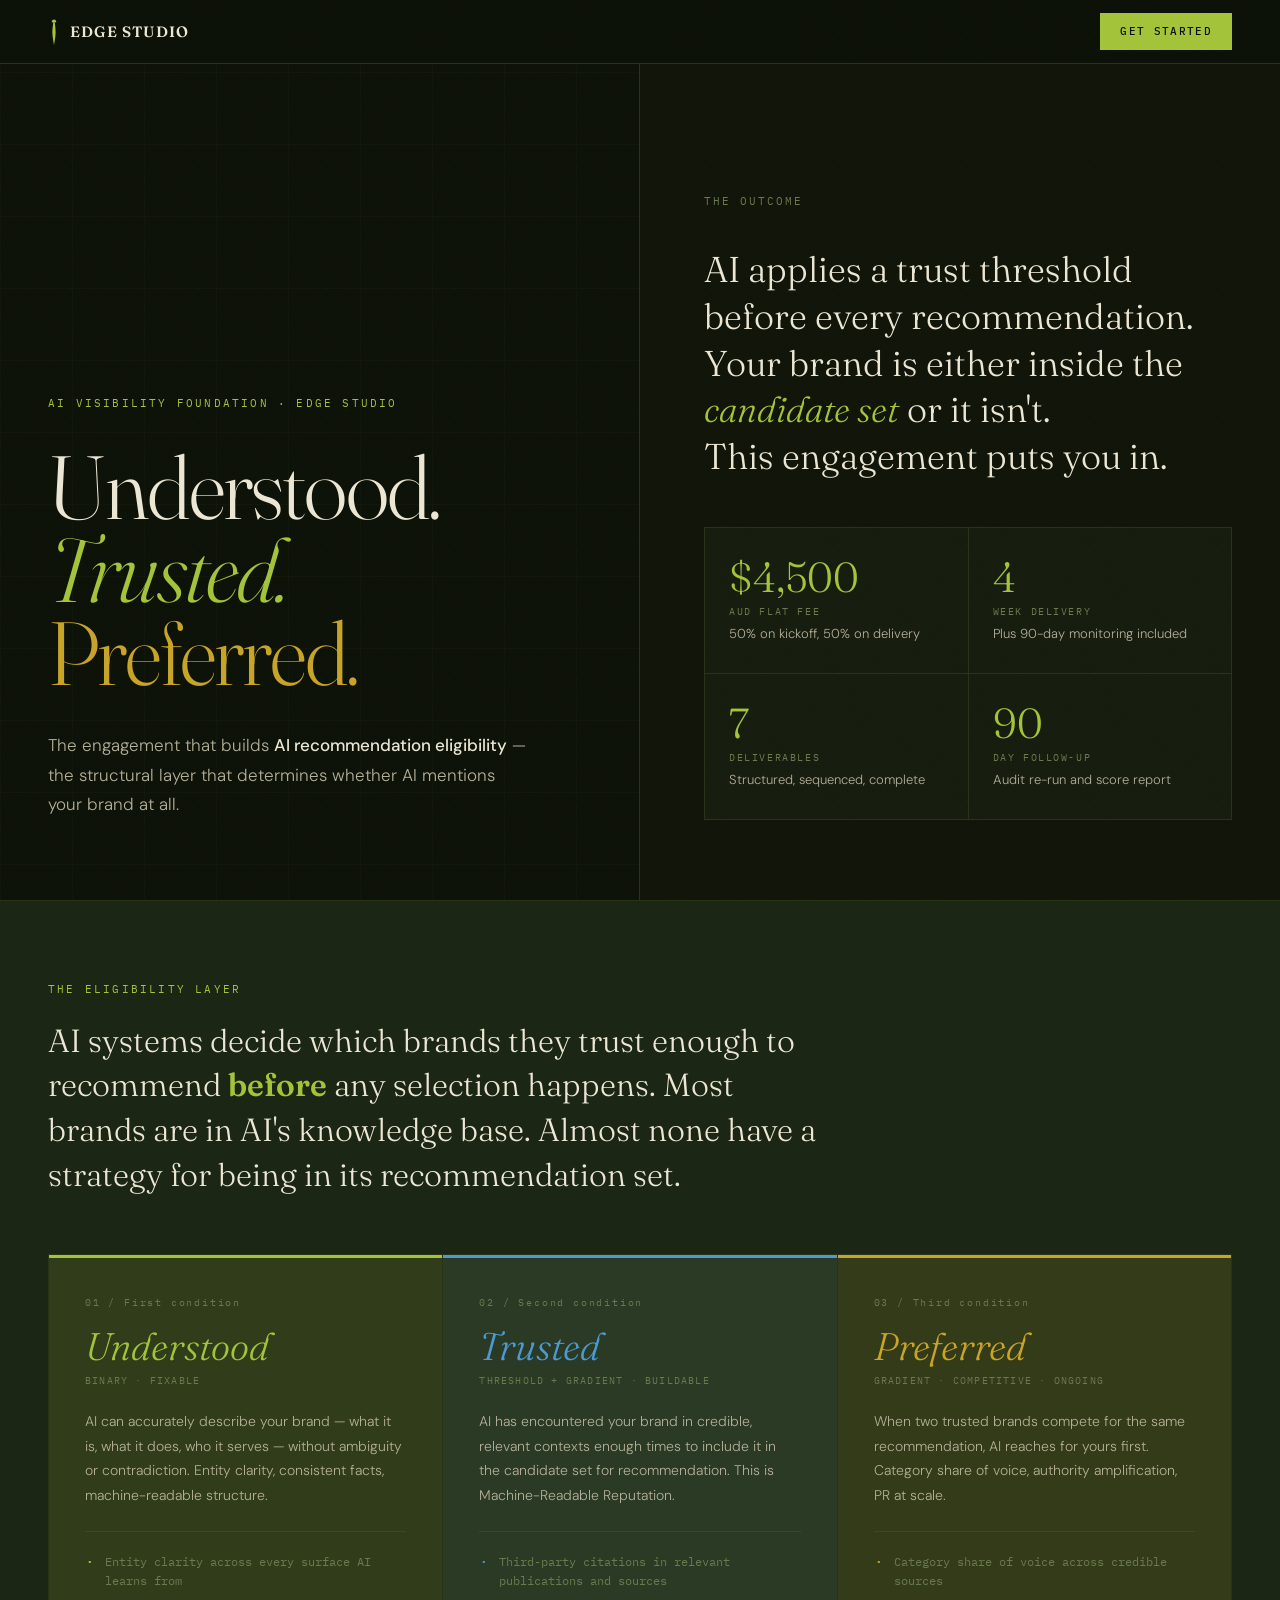
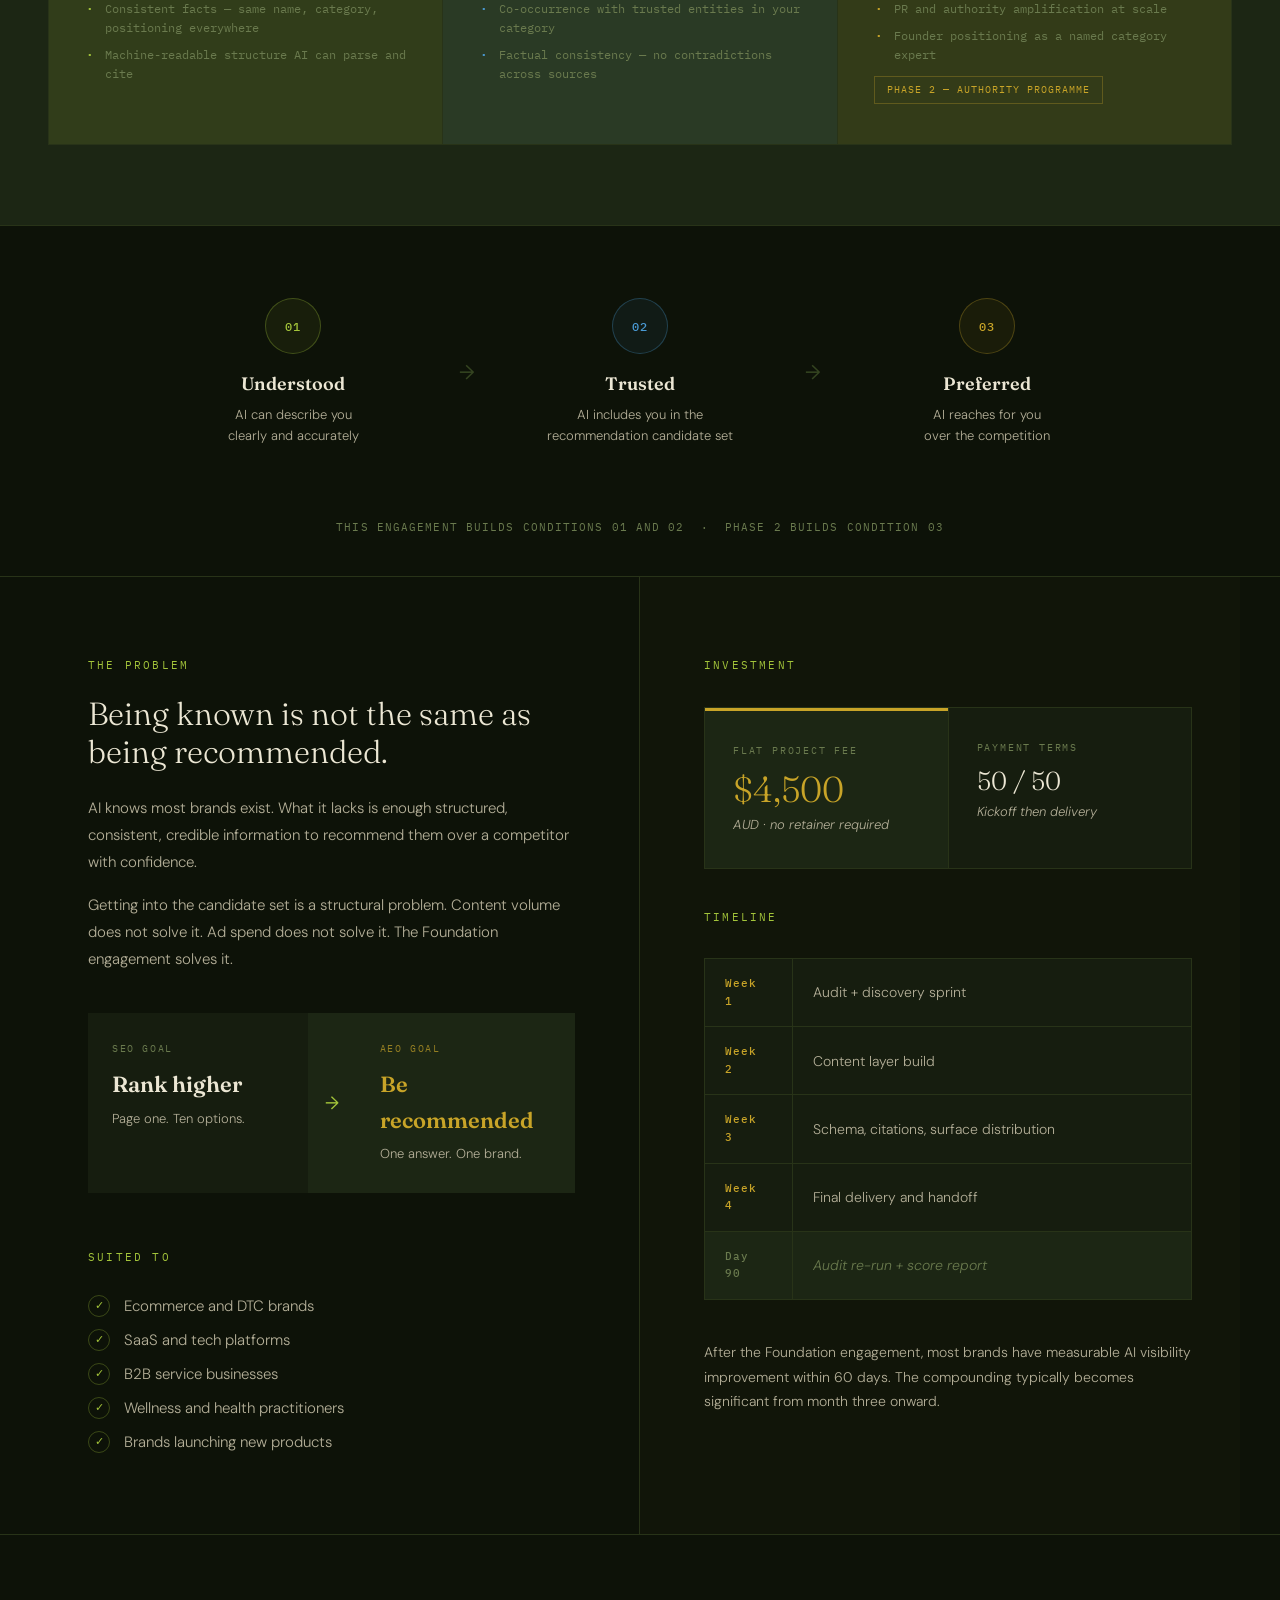
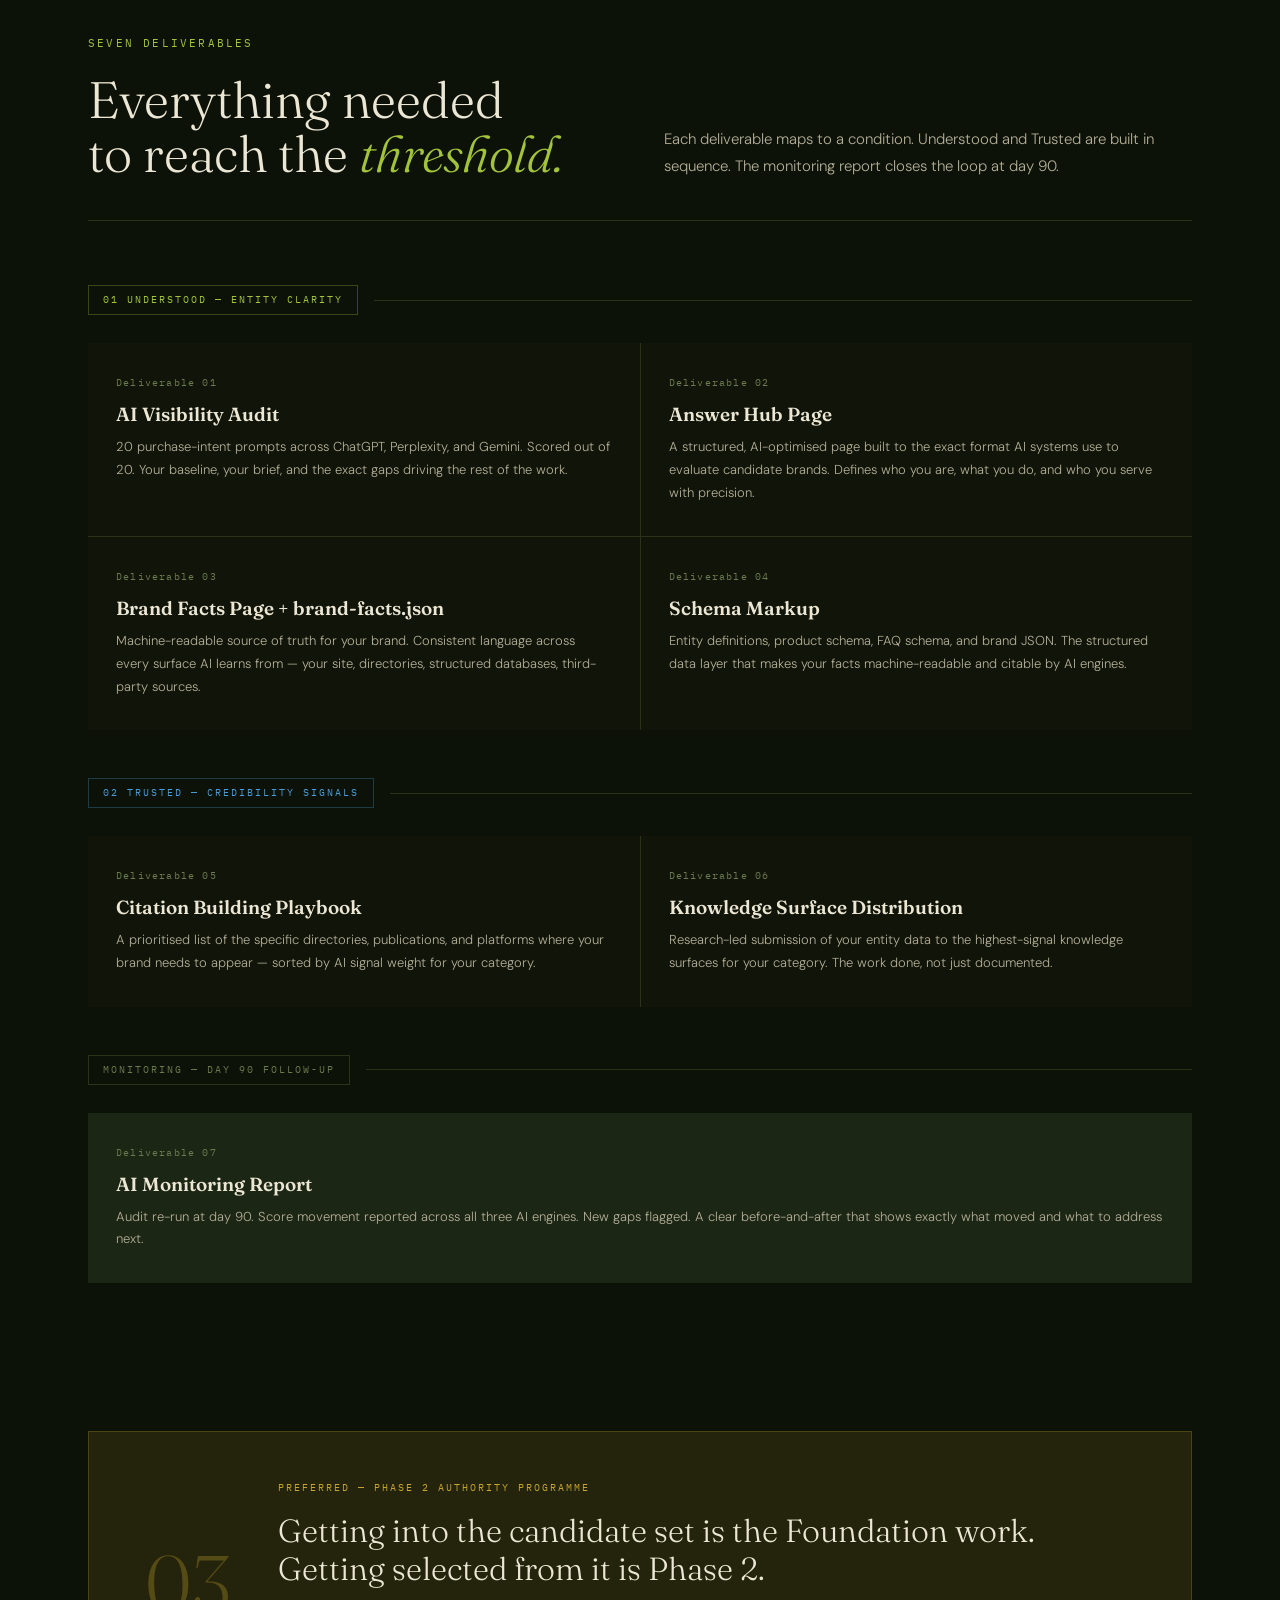
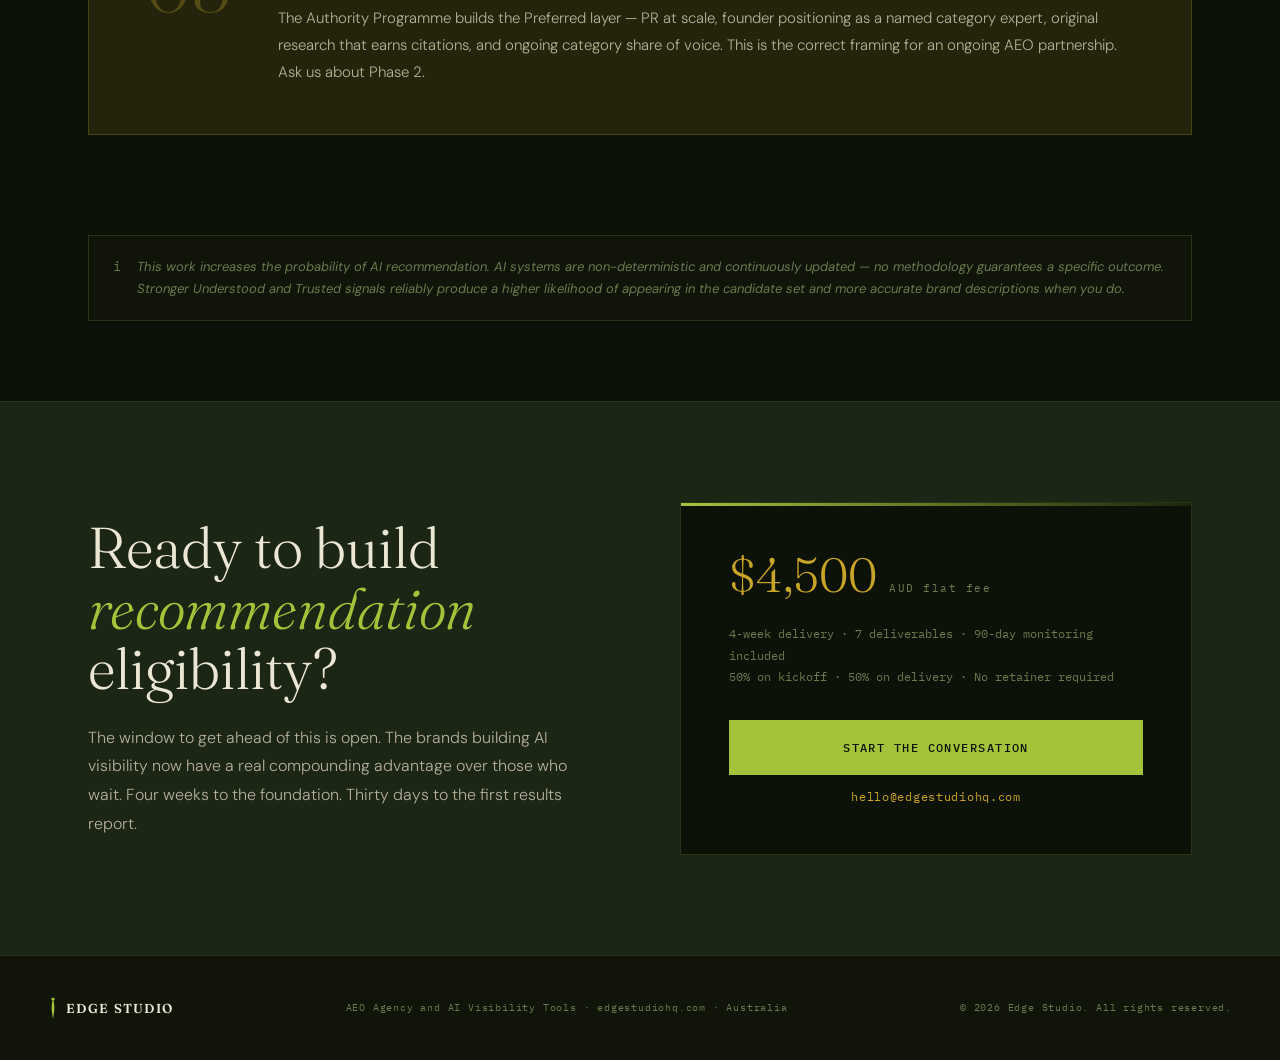
<file: foundation.html>
<!DOCTYPE html>
<html lang="en">
<head>
<meta charset="UTF-8">
<meta name="viewport" content="width=device-width, initial-scale=1.0">
<title>AI Visibility Foundation — Edge Studio</title>
<meta name="description" content="The structured engagement that builds AI recommendation eligibility. Understood. Trusted. Preferred.">
<link rel="preconnect" href="https://fonts.googleapis.com">
<link rel="preconnect" href="https://fonts.gstatic.com" crossorigin>
<link href="https://fonts.googleapis.com/css2?family=Fraunces:ital,opsz,wght@0,9..144,300;0,9..144,400;0,9..144,600;0,9..144,700;1,9..144,300;1,9..144,400;1,9..144,600&family=DM+Sans:ital,opsz,wght@0,9..40,300;0,9..40,400;0,9..40,500;1,9..40,300;1,9..40,400&family=IBM+Plex+Mono:wght@300;400;500&display=swap" rel="stylesheet">
<style>
*,*::before,*::after{box-sizing:border-box;margin:0;padding:0}
:root{
  --ink:#0d1208;--ink-deep:#111509;--ink-surface:#161d0f;--ink-raised:#1c2614;
  --border:#283318;--border-soft:#344420;--faint:#3a4428;--muted:#6a7a4e;
  --growth:#a3c43a;--growth-pale:#d4e890;--growth-dim:rgba(163,196,58,.10);--growth-glow:rgba(163,196,58,.20);
  --cream:#ece7d4;--cream-soft:#b4af98;
  --brass:#c8a428;--brass-dim:rgba(200,164,40,.12);
  --c1:#a3c43a;--c1-bg:rgba(163,196,58,.07);--c1-border:rgba(163,196,58,.3);
  --c2:#4a9ad4;--c2-bg:rgba(74,154,212,.07);--c2-border:rgba(74,154,212,.3);
  --c3:#c8a428;--c3-bg:rgba(200,164,40,.07);--c3-border:rgba(200,164,40,.3);
  --display:'Fraunces',serif;--body:'DM Sans',sans-serif;--mono:'IBM Plex Mono',monospace;
}
html{scroll-behavior:smooth}
body{background:var(--ink);color:var(--cream);font-family:var(--body);font-size:16px;line-height:1.6;-webkit-font-smoothing:antialiased;overflow-x:hidden}
body::after{content:'';position:fixed;inset:0;pointer-events:none;z-index:9999;opacity:.018;background-image:url("data:image/svg+xml,%3Csvg viewBox='0 0 256 256' xmlns='http://www.w3.org/2000/svg'%3E%3Cfilter id='n'%3E%3CfeTurbulence type='fractalNoise' baseFrequency='0.9' numOctaves='4' stitchTiles='stitch'/%3E%3C/filter%3E%3Crect width='100%25' height='100%25' filter='url(%23n)'/%3E%3C/svg%3E");background-size:128px}
a{text-decoration:none;color:inherit}
img{display:block;max-width:100%}

/* ── NAV ───────────────────────────────────────────────── */
.nav{position:fixed;top:0;left:0;right:0;z-index:100;height:64px;padding:0 48px;display:flex;align-items:center;justify-content:space-between;background:rgba(13,18,8,.92);backdrop-filter:blur(20px);border-bottom:1px solid var(--border)}
.nav-logo{display:flex;align-items:center;gap:10px;font-family:var(--display);font-size:15px;font-weight:600;letter-spacing:.08em;text-transform:uppercase;color:var(--cream)}
.nav-logo svg{color:var(--growth)}
.nav-cta{font-family:var(--mono);font-size:11px;font-weight:500;letter-spacing:.12em;text-transform:uppercase;padding:10px 20px;background:var(--growth);color:var(--ink);transition:background .2s}
.nav-cta:hover{background:var(--growth-pale)}

/* ── HERO ──────────────────────────────────────────────── */
.hero{min-height:100vh;display:grid;grid-template-columns:1fr 1fr;position:relative;overflow:hidden;padding-top:64px}
.hero-grid{position:absolute;inset:0;background-image:linear-gradient(rgba(163,196,58,.025) 1px,transparent 1px),linear-gradient(90deg,rgba(163,196,58,.025) 1px,transparent 1px);background-size:72px 72px}
.hero-glow{position:absolute;top:-10%;right:-5%;width:700px;height:700px;background:radial-gradient(ellipse,rgba(163,196,58,.04) 0%,transparent 65%);pointer-events:none}

.hero-left{display:flex;flex-direction:column;justify-content:flex-end;padding:80px 64px 80px 48px;position:relative;z-index:1;border-right:1px solid var(--border)}
.hero-tag{font-family:var(--mono);font-size:11px;letter-spacing:.2em;text-transform:uppercase;color:var(--growth);margin-bottom:32px;opacity:0;animation:up .8s .1s ease forwards}
.hero-h1{font-family:var(--display);font-size:clamp(52px,7vw,96px);line-height:.93;font-weight:300;letter-spacing:-.02em;margin-bottom:0;opacity:0;animation:up .8s .2s ease forwards}
.hero-h1 .line1{display:block;color:var(--cream)}
.hero-h1 .line2{display:block;color:var(--growth);font-style:italic}
.hero-h1 .line3{display:block;color:var(--brass)}
.hero-sub{font-size:17px;color:var(--cream-soft);line-height:1.75;max-width:480px;margin-top:36px;font-weight:300;opacity:0;animation:up .8s .35s ease forwards}
.hero-sub strong{color:var(--cream);font-weight:500}

.hero-right{display:flex;flex-direction:column;justify-content:flex-end;padding:80px 48px 80px 64px;position:relative;z-index:1;background:var(--ink-deep)}
.hero-right-tag{font-family:var(--mono);font-size:11px;letter-spacing:.18em;text-transform:uppercase;color:var(--muted);margin-bottom:36px;opacity:0;animation:up .8s .3s ease forwards}
.hero-statement{font-family:var(--display);font-size:clamp(24px,2.8vw,36px);font-weight:300;line-height:1.3;color:var(--cream);margin-bottom:48px;opacity:0;animation:up .8s .4s ease forwards}
.hero-statement em{font-style:italic;color:var(--growth)}

.stats-grid{display:grid;grid-template-columns:repeat(2,1fr);gap:1px;background:var(--border);border:1px solid var(--border);opacity:0;animation:up .8s .55s ease forwards}
.stat-cell{background:var(--ink-surface);padding:28px 24px}
.stat-num{font-family:var(--display);font-size:42px;font-weight:300;color:var(--growth);line-height:1;margin-bottom:6px}
.stat-label{font-family:var(--mono);font-size:10px;letter-spacing:.16em;text-transform:uppercase;color:var(--muted)}
.stat-sub{font-size:13px;color:var(--cream-soft);margin-top:4px;font-weight:300}

/* ── ELIGIBILITY BAND ──────────────────────────────────── */
.eligibility{padding:80px 48px;background:var(--ink-raised);border-top:1px solid var(--border);border-bottom:1px solid var(--border)}
.eligibility-inner{max-width:1200px;margin:0 auto}
.section-label{font-family:var(--mono);font-size:11px;letter-spacing:.2em;text-transform:uppercase;color:var(--growth);margin-bottom:20px}
.eligibility-statement{font-family:var(--display);font-size:clamp(22px,2.5vw,32px);font-weight:300;color:var(--cream);max-width:780px;line-height:1.4;margin-bottom:56px}
.eligibility-statement strong{color:var(--growth);font-weight:600}

/* ── THREE CONDITIONS ──────────────────────────────────── */
.conditions{display:grid;grid-template-columns:repeat(3,1fr);gap:1px;background:var(--border);border:1px solid var(--border)}
.cond{padding:40px 36px;position:relative;overflow:hidden;transition:background .3s}
.cond::before{content:'';position:absolute;top:0;left:0;right:0;height:3px}
.cond-1{background:var(--c1-bg)}.cond-1::before{background:var(--c1)}
.cond-2{background:var(--c2-bg)}.cond-2::before{background:var(--c2)}
.cond-3{background:var(--c3-bg)}.cond-3::before{background:var(--c3)}
.cond:hover{background:rgba(255,255,255,.03)}
.cond-num{font-family:var(--mono);font-size:10px;letter-spacing:.18em;color:var(--muted);margin-bottom:16px}
.cond-title{font-family:var(--display);font-size:clamp(28px,3vw,40px);font-weight:300;font-style:italic;margin-bottom:8px;line-height:1}
.cond-1 .cond-title{color:var(--c1)}
.cond-2 .cond-title{color:var(--c2)}
.cond-3 .cond-title{color:var(--c3)}
.cond-nature{font-family:var(--mono);font-size:10px;letter-spacing:.12em;text-transform:uppercase;color:var(--muted);margin-bottom:20px}
.cond-desc{font-size:14px;color:var(--cream-soft);line-height:1.75;font-weight:300;margin-bottom:24px}
.cond-signals{list-style:none;display:flex;flex-direction:column;gap:8px;border-top:1px solid rgba(255,255,255,.06);padding-top:20px}
.cond-signals li{font-family:var(--mono);font-size:12px;color:var(--muted);display:flex;gap:10px;align-items:flex-start}
.cond-1 .cond-signals li::before{content:'·';color:var(--c1);font-size:16px;line-height:1.2;flex-shrink:0}
.cond-2 .cond-signals li::before{content:'·';color:var(--c2);font-size:16px;line-height:1.2;flex-shrink:0}
.cond-3 .cond-signals li::before{content:'·';color:var(--c3);font-size:16px;line-height:1.2;flex-shrink:0}
.cond-phase2{font-family:var(--mono);font-size:10px;letter-spacing:.1em;text-transform:uppercase;padding:5px 12px;border:1px solid var(--c3-border);color:var(--brass);display:inline-block;margin-top:12px}

/* ── FLOW DIAGRAM ──────────────────────────────────────── */
.flow{padding:72px 48px;max-width:1200px;margin:0 auto;display:grid;grid-template-columns:1fr auto 1fr auto 1fr;gap:0;align-items:center}
.flow-step{text-align:center;padding:0 20px}
.flow-icon{width:56px;height:56px;border-radius:50%;display:flex;align-items:center;justify-content:center;margin:0 auto 16px;font-family:var(--mono);font-size:12px;font-weight:500;letter-spacing:.08em}
.flow-step:nth-child(1) .flow-icon{background:var(--c1-bg);border:1px solid var(--c1-border);color:var(--c1)}
.flow-step:nth-child(3) .flow-icon{background:var(--c2-bg);border:1px solid var(--c2-border);color:var(--c2)}
.flow-step:nth-child(5) .flow-icon{background:var(--c3-bg);border:1px solid var(--c3-border);color:var(--c3)}
.flow-name{font-family:var(--display);font-size:18px;font-weight:600;margin-bottom:6px;color:var(--cream)}
.flow-desc{font-size:13px;color:var(--cream-soft);font-weight:300;line-height:1.6}
.flow-arrow{font-size:20px;color:var(--border-soft);padding:0 8px}

/* ── PROBLEM + INVESTMENT ──────────────────────────────── */
.pi-section{border-top:1px solid var(--border);border-bottom:1px solid var(--border)}
.pi-inner{max-width:1200px;margin:0 auto;display:grid;grid-template-columns:1fr 1fr;gap:0}
.pi-left{padding:80px 64px 80px 48px;border-right:1px solid var(--border)}
.pi-right{padding:80px 48px 80px 64px;background:var(--ink-deep)}

.problem-visual{display:grid;grid-template-columns:1fr 48px 1fr;gap:0;margin:40px 0;background:var(--border)}
.pv-cell{padding:28px 24px;background:var(--ink-surface)}
.pv-label{font-family:var(--mono);font-size:10px;letter-spacing:.16em;text-transform:uppercase;color:var(--muted);margin-bottom:10px}
.pv-value{font-family:var(--display);font-size:22px;font-weight:600;color:var(--cream);margin-bottom:6px}
.pv-sub{font-size:13px;color:var(--cream-soft);font-weight:300}
.pv-arrow{background:var(--ink-raised);display:flex;align-items:center;justify-content:center;font-size:18px;color:var(--growth)}
.pv-right .pv-value{color:var(--brass)}
.pv-right .pv-label{color:var(--brass);opacity:.7}

.pi-h2{font-family:var(--display);font-size:clamp(26px,2.5vw,36px);font-weight:300;color:var(--cream);line-height:1.2;margin-bottom:24px}
.pi-body{font-size:15px;color:var(--cream-soft);line-height:1.8;font-weight:300;margin-bottom:16px}
.pi-body:last-child{margin-bottom:0}

/* Investment block */
.invest-grid{display:grid;grid-template-columns:1fr 1fr;gap:1px;background:var(--border);border:1px solid var(--border);margin:32px 0}
.invest-cell{background:var(--ink-surface);padding:32px 28px}
.invest-cell.highlight{background:var(--ink-raised);border-top:3px solid var(--brass)}
.invest-label{font-family:var(--mono);font-size:10px;letter-spacing:.18em;text-transform:uppercase;color:var(--muted);margin-bottom:12px}
.invest-value{font-family:var(--display);font-size:36px;font-weight:300;color:var(--growth);line-height:1;margin-bottom:8px}
.invest-cell.highlight .invest-value{color:var(--brass)}
.invest-note{font-size:13px;color:var(--cream-soft);font-weight:300;font-style:italic}

.timeline-list{list-style:none;border:1px solid var(--border);overflow:hidden;margin-top:32px}
.tl-item{display:grid;grid-template-columns:88px 1fr;border-bottom:1px solid var(--border);background:var(--ink-surface)}
.tl-item:last-child{border-bottom:none}
.tl-week{padding:16px 20px;font-family:var(--mono);font-size:11px;font-weight:500;letter-spacing:.1em;color:var(--brass);border-right:1px solid var(--border);display:flex;align-items:center}
.tl-task{padding:16px 20px;font-size:14px;color:var(--cream-soft);font-weight:300;display:flex;align-items:center}

/* Audience */
.audience-list{margin-top:28px;display:flex;flex-direction:column;gap:10px}
.aud-item{display:flex;align-items:center;gap:14px;font-size:15px;color:var(--cream-soft);font-weight:300}
.aud-check{width:22px;height:22px;border:1px solid var(--c1-border);border-radius:50%;display:flex;align-items:center;justify-content:center;flex-shrink:0;font-size:11px;color:var(--growth)}

/* ── DELIVERABLES ──────────────────────────────────────── */
.deliverables{padding:100px 48px;max-width:1200px;margin:0 auto}
.deliv-header{display:grid;grid-template-columns:1fr 1fr;gap:48px;align-items:end;margin-bottom:64px;padding-bottom:40px;border-bottom:1px solid var(--border)}
.deliv-h2{font-family:var(--display);font-size:clamp(36px,4vw,52px);font-weight:300;color:var(--cream);line-height:1.05}
.deliv-h2 em{font-style:italic;color:var(--growth)}
.deliv-sub{font-size:15px;color:var(--cream-soft);line-height:1.8;font-weight:300}

.deliv-group{margin-bottom:48px}
.deliv-group-label{display:flex;align-items:center;gap:16px;margin-bottom:28px}
.deliv-group-line{flex:1;height:1px;background:var(--border)}
.deliv-group-tag{font-family:var(--mono);font-size:10px;letter-spacing:.2em;text-transform:uppercase;padding:6px 14px;border:1px solid}
.cond-1-tag{color:var(--c1);border-color:var(--c1-border)}
.cond-2-tag{color:var(--c2);border-color:var(--c2-border)}
.cond-3-tag{color:var(--c3);border-color:var(--c3-border)}
.monitor-tag{color:var(--muted);border-color:var(--border)}

.deliv-grid{display:grid;grid-template-columns:repeat(2,1fr);gap:1px;background:var(--border)}
.deliv-card{background:var(--ink-deep);padding:32px 28px;transition:background .25s;cursor:default}
.deliv-card:hover{background:var(--ink-surface)}
.deliv-card-num{font-family:var(--mono);font-size:10px;letter-spacing:.12em;color:var(--muted);margin-bottom:12px}
.deliv-card-title{font-family:var(--display);font-size:19px;font-weight:600;color:var(--cream);margin-bottom:10px;line-height:1.2}
.deliv-card-desc{font-size:13px;color:var(--cream-soft);line-height:1.75;font-weight:300}
.deliv-card.single{grid-column:1/-1}

/* ── PHASE 2 CALLOUT ───────────────────────────────────── */
.phase2{padding:0 48px 100px;max-width:1200px;margin:0 auto}
.phase2-inner{background:var(--brass-dim);border:1px solid rgba(200,164,40,.25);padding:48px 56px;display:grid;grid-template-columns:auto 1fr;gap:48px;align-items:center}
.phase2-num{font-family:var(--display);font-size:80px;font-weight:300;color:var(--brass);opacity:.3;line-height:1;white-space:nowrap}
.phase2-content{}
.phase2-eyebrow{font-family:var(--mono);font-size:10px;letter-spacing:.2em;text-transform:uppercase;color:var(--brass);margin-bottom:16px}
.phase2-h3{font-family:var(--display);font-size:clamp(22px,2.5vw,32px);font-weight:300;color:var(--cream);margin-bottom:16px;line-height:1.2}
.phase2-body{font-size:15px;color:var(--cream-soft);line-height:1.8;font-weight:300}

/* ── DISCLAIMER ────────────────────────────────────────── */
.disclaimer{padding:0 48px 80px;max-width:1200px;margin:0 auto}
.disclaimer-inner{display:flex;gap:16px;align-items:flex-start;padding:20px 24px;border:1px solid var(--border);background:var(--ink-deep)}
.disc-i{font-family:var(--mono);font-size:13px;color:var(--muted);flex-shrink:0;padding-top:1px}
.disc-text{font-size:13px;color:var(--muted);line-height:1.7;font-style:italic}

/* ── CTA ───────────────────────────────────────────────── */
.cta-section{background:var(--ink-raised);border-top:1px solid var(--border)}
.cta-inner{max-width:1200px;margin:0 auto;padding:100px 48px;display:grid;grid-template-columns:1fr 1fr;gap:80px;align-items:center}
.cta-h2{font-family:var(--display);font-size:clamp(36px,4.5vw,60px);font-weight:300;line-height:1.05;margin-bottom:24px}
.cta-h2 em{font-style:italic;color:var(--growth)}
.cta-body{font-size:16px;color:var(--cream-soft);line-height:1.8;font-weight:300}
.cta-box{background:var(--ink);border:1px solid var(--border);padding:48px;position:relative;overflow:hidden}
.cta-box::before{content:'';position:absolute;top:0;left:0;right:0;height:3px;background:linear-gradient(90deg,var(--growth),rgba(163,196,58,.1))}
.cta-price-row{display:flex;align-items:baseline;gap:12px;margin-bottom:24px}
.cta-price{font-family:var(--display);font-size:48px;font-weight:300;color:var(--brass);line-height:1}
.cta-price-label{font-family:var(--mono);font-size:11px;letter-spacing:.14em;color:var(--muted)}
.cta-details{font-family:var(--mono);font-size:12px;color:var(--muted);margin-bottom:32px;line-height:1.8}
.cta-btn{display:block;width:100%;background:var(--growth);color:var(--ink);text-align:center;padding:18px 32px;font-family:var(--mono);font-size:12px;font-weight:500;letter-spacing:.12em;text-transform:uppercase;border:none;cursor:pointer;transition:background .2s,transform .15s;margin-bottom:12px}
.cta-btn:hover{background:var(--growth-pale);transform:translateY(-2px)}
.cta-email{text-align:center;font-family:var(--mono);font-size:12px;color:var(--brass);letter-spacing:.06em}

/* ── FOOTER ────────────────────────────────────────────── */
footer{border-top:1px solid var(--border);padding:40px 48px;display:flex;justify-content:space-between;align-items:center;gap:24px;background:var(--ink-deep)}
.footer-brand{font-family:var(--display);font-size:13px;font-weight:600;letter-spacing:.1em;text-transform:uppercase;color:var(--cream);display:flex;align-items:center;gap:8px}
.footer-brand svg{color:var(--growth)}
.footer-meta{font-family:var(--mono);font-size:10px;color:var(--muted);letter-spacing:.08em}

/* ── ANIMATIONS ────────────────────────────────────────── */
@keyframes up{from{opacity:0;transform:translateY(20px)}to{opacity:1;transform:translateY(0)}}
.reveal{opacity:0;transform:translateY(18px);transition:opacity .7s ease,transform .7s ease}
.reveal.visible{opacity:1;transform:none}
.reveal-delay-1{transition-delay:.1s}
.reveal-delay-2{transition-delay:.2s}
.reveal-delay-3{transition-delay:.3s}

/* ── RESPONSIVE ────────────────────────────────────────── */
@media(max-width:1024px){
  .hero{grid-template-columns:1fr}
  .hero-left{border-right:none;border-bottom:1px solid var(--border);padding:80px 32px 56px}
  .hero-right{padding:56px 32px 80px}
  .conditions{grid-template-columns:1fr}
  .flow{grid-template-columns:1fr;gap:24px}
  .flow-arrow{transform:rotate(90deg)}
  .pi-inner{grid-template-columns:1fr}
  .pi-left{border-right:none;border-bottom:1px solid var(--border);padding:64px 32px}
  .pi-right{padding:64px 32px}
  .deliv-header{grid-template-columns:1fr}
  .deliv-grid{grid-template-columns:1fr}
  .deliv-card.single{grid-column:1}
  .phase2-inner{grid-template-columns:1fr}
  .phase2-num{display:none}
  .cta-inner{grid-template-columns:1fr}
  footer{flex-direction:column;text-align:center}
}
@media(max-width:600px){
  .nav{padding:0 20px}
  .hero-left,.hero-right,.pi-left,.pi-right,.eligibility,.deliverables,.phase2,.disclaimer,.cta-inner{padding-left:20px;padding-right:20px}
  .stats-grid{grid-template-columns:1fr 1fr}
  .invest-grid{grid-template-columns:1fr}
  .problem-visual{grid-template-columns:1fr}
  .pv-arrow{display:none}
  footer{padding:32px 20px}
}
</style>

<!-- analytics-injected -->
  <!-- Google Analytics -->
  <script async src="https://www.googletagmanager.com/gtag/js?id=G-KHZSJQYYH3"></script>
  <script>
    window.dataLayer = window.dataLayer || [];
    function gtag(){dataLayer.push(arguments);}
    gtag('js', new Date());
    gtag('config', 'G-KHZSJQYYH3');
  </script>
  <!-- Microsoft Clarity -->
  <script type="text/javascript">
    (function(c,l,a,r,i,t,y){
      c[a]=c[a]||function(){(c[a].q=c[a].q||[]).push(arguments)};
      t=l.createElement(r);t.async=1;
      t.src="https://www.clarity.ms/tag/"+i;
      y=l.getElementsByTagName(r)[0];
      y.parentNode.insertBefore(t,y);
    })(window,document,"clarity","script",'wb06zpvz96');
  </script>

</head>
<body>

<!-- NAV -->
<nav class="nav">
  <a href="https://edgestudiohq.com" class="nav-logo">
    <svg width="12" height="28" viewBox="0 0 40 90" fill="none"><ellipse cx="20" cy="9" rx="7" ry="5.5" fill="currentColor"/><path d="M17.5,13.5 C16,26 13,44 15.5,60 C17,70 18,78 20,88 C22,78 23,70 24.5,60 C27,44 24,26 22.5,13.5 Z" fill="currentColor"/></svg>
    Edge Studio
  </a>
  <a href="mailto:hello@edgestudiohq.com" class="nav-cta">Get started</a>
</nav>

<!-- HERO -->
<section class="hero">
  <div class="hero-grid"></div>
  <div class="hero-glow"></div>

  <div class="hero-left">
    <p class="hero-tag">AI Visibility Foundation · Edge Studio</p>
    <h1 class="hero-h1">
      <span class="line1">Understood.</span>
      <span class="line2">Trusted.</span>
      <span class="line3">Preferred.</span>
    </h1>
    <p class="hero-sub">The engagement that builds <strong>AI recommendation eligibility</strong> — the structural layer that determines whether AI mentions your brand at all.</p>
  </div>

  <div class="hero-right">
    <p class="hero-right-tag">The outcome</p>
    <p class="hero-statement">
      AI applies a trust threshold before every recommendation.<br>
      Your brand is either inside the <em>candidate set</em> or it isn't.<br>
      This engagement puts you in.
    </p>
    <div class="stats-grid">
      <div class="stat-cell">
        <div class="stat-num">$4,500</div>
        <div class="stat-label">AUD flat fee</div>
        <div class="stat-sub">50% on kickoff, 50% on delivery</div>
      </div>
      <div class="stat-cell">
        <div class="stat-num">4</div>
        <div class="stat-label">Week delivery</div>
        <div class="stat-sub">Plus 90-day monitoring included</div>
      </div>
      <div class="stat-cell">
        <div class="stat-num">7</div>
        <div class="stat-label">Deliverables</div>
        <div class="stat-sub">Structured, sequenced, complete</div>
      </div>
      <div class="stat-cell">
        <div class="stat-num">90</div>
        <div class="stat-label">Day follow-up</div>
        <div class="stat-sub">Audit re-run and score report</div>
      </div>
    </div>
  </div>
</section>

<!-- ELIGIBILITY BAND -->
<section class="eligibility reveal">
  <div class="eligibility-inner">
    <p class="section-label">The Eligibility Layer</p>
    <p class="eligibility-statement">AI systems decide which brands they trust enough to recommend <strong>before</strong> any selection happens. Most brands are in AI's knowledge base. Almost none have a strategy for being in its recommendation set.</p>
    <div class="conditions">

      <div class="cond cond-1">
        <p class="cond-num">01 / First condition</p>
        <h2 class="cond-title">Understood</h2>
        <p class="cond-nature">Binary · Fixable</p>
        <p class="cond-desc">AI can accurately describe your brand — what it is, what it does, who it serves — without ambiguity or contradiction. Entity clarity, consistent facts, machine-readable structure.</p>
        <ul class="cond-signals">
          <li>Entity clarity across every surface AI learns from</li>
          <li>Consistent facts — same name, category, positioning everywhere</li>
          <li>Machine-readable structure AI can parse and cite</li>
        </ul>
      </div>

      <div class="cond cond-2">
        <p class="cond-num">02 / Second condition</p>
        <h2 class="cond-title">Trusted</h2>
        <p class="cond-nature">Threshold + gradient · Buildable</p>
        <p class="cond-desc">AI has encountered your brand in credible, relevant contexts enough times to include it in the candidate set for recommendation. This is Machine-Readable Reputation.</p>
        <ul class="cond-signals">
          <li>Third-party citations in relevant publications and sources</li>
          <li>Co-occurrence with trusted entities in your category</li>
          <li>Factual consistency — no contradictions across sources</li>
        </ul>
      </div>

      <div class="cond cond-3">
        <p class="cond-num">03 / Third condition</p>
        <h2 class="cond-title">Preferred</h2>
        <p class="cond-nature">Gradient · Competitive · Ongoing</p>
        <p class="cond-desc">When two trusted brands compete for the same recommendation, AI reaches for yours first. Category share of voice, authority amplification, PR at scale.</p>
        <ul class="cond-signals">
          <li>Category share of voice across credible sources</li>
          <li>PR and authority amplification at scale</li>
          <li>Founder positioning as a named category expert</li>
        </ul>
        <span class="cond-phase2">Phase 2 — Authority Programme</span>
      </div>

    </div>
  </div>
</section>

<!-- SEQUENCE FLOW -->
<div style="padding:0 48px;max-width:1200px;margin:0 auto;overflow:hidden">
  <div class="flow reveal">
    <div class="flow-step">
      <div class="flow-icon">01</div>
      <div class="flow-name">Understood</div>
      <div class="flow-desc">AI can describe you<br>clearly and accurately</div>
    </div>
    <div class="flow-arrow">→</div>
    <div class="flow-step">
      <div class="flow-icon">02</div>
      <div class="flow-name">Trusted</div>
      <div class="flow-desc">AI includes you in the<br>recommendation candidate set</div>
    </div>
    <div class="flow-arrow">→</div>
    <div class="flow-step">
      <div class="flow-icon">03</div>
      <div class="flow-name">Preferred</div>
      <div class="flow-desc">AI reaches for you<br>over the competition</div>
    </div>
  </div>
  <p style="font-family:var(--mono);font-size:11px;color:var(--muted);text-align:center;letter-spacing:.1em;margin-bottom:0;padding-bottom:40px">THIS ENGAGEMENT BUILDS CONDITIONS 01 AND 02 &nbsp;·&nbsp; PHASE 2 BUILDS CONDITION 03</p>
</div>

<!-- PROBLEM + INVESTMENT -->
<section class="pi-section">
  <div class="pi-inner">

    <div class="pi-left reveal">
      <p class="section-label">The problem</p>
      <h2 class="pi-h2">Being known is not the same as being recommended.</h2>
      <p class="pi-body">AI knows most brands exist. What it lacks is enough structured, consistent, credible information to recommend them over a competitor with confidence.</p>
      <p class="pi-body">Getting into the candidate set is a structural problem. Content volume does not solve it. Ad spend does not solve it. The Foundation engagement solves it.</p>

      <div class="problem-visual reveal reveal-delay-1">
        <div class="pv-cell">
          <div class="pv-label">SEO goal</div>
          <div class="pv-value">Rank higher</div>
          <div class="pv-sub">Page one. Ten options.</div>
        </div>
        <div class="pv-arrow">→</div>
        <div class="pv-cell pv-right" style="background:var(--ink-raised)">
          <div class="pv-label">AEO goal</div>
          <div class="pv-value">Be recommended</div>
          <div class="pv-sub">One answer. One brand.</div>
        </div>
      </div>

      <div style="margin-top:56px">
        <p class="section-label">Suited to</p>
        <div class="audience-list reveal reveal-delay-2">
          <div class="aud-item"><span class="aud-check">✓</span>Ecommerce and DTC brands</div>
          <div class="aud-item"><span class="aud-check">✓</span>SaaS and tech platforms</div>
          <div class="aud-item"><span class="aud-check">✓</span>B2B service businesses</div>
          <div class="aud-item"><span class="aud-check">✓</span>Wellness and health practitioners</div>
          <div class="aud-item"><span class="aud-check">✓</span>Brands launching new products</div>
        </div>
      </div>
    </div>

    <div class="pi-right reveal">
      <p class="section-label">Investment</p>
      <div class="invest-grid">
        <div class="invest-cell highlight">
          <div class="invest-label">Flat project fee</div>
          <div class="invest-value">$4,500</div>
          <div class="invest-note">AUD · no retainer required</div>
        </div>
        <div class="invest-cell">
          <div class="invest-label">Payment terms</div>
          <div class="invest-value" style="color:var(--cream);font-size:26px">50 / 50</div>
          <div class="invest-note">Kickoff then delivery</div>
        </div>
      </div>

      <p class="section-label" style="margin-top:40px">Timeline</p>
      <ul class="timeline-list">
        <li class="tl-item"><span class="tl-week">Week 1</span><span class="tl-task">Audit + discovery sprint</span></li>
        <li class="tl-item"><span class="tl-week">Week 2</span><span class="tl-task">Content layer build</span></li>
        <li class="tl-item"><span class="tl-week">Week 3</span><span class="tl-task">Schema, citations, surface distribution</span></li>
        <li class="tl-item"><span class="tl-week">Week 4</span><span class="tl-task">Final delivery and handoff</span></li>
        <li class="tl-item" style="background:var(--ink-raised)"><span class="tl-week" style="color:var(--muted)">Day 90</span><span class="tl-task" style="color:var(--muted);font-style:italic">Audit re-run + score report</span></li>
      </ul>

      <p style="margin-top:40px;font-size:14px;color:var(--cream-soft);font-weight:300;line-height:1.75">After the Foundation engagement, most brands have measurable AI visibility improvement within 60 days. The compounding typically becomes significant from month three onward.</p>
    </div>

  </div>
</section>

<!-- DELIVERABLES -->
<section class="deliverables">
  <div class="deliv-header reveal">
    <div>
      <p class="section-label">Seven deliverables</p>
      <h2 class="deliv-h2">Everything needed<br>to reach the <em>threshold.</em></h2>
    </div>
    <p class="deliv-sub">Each deliverable maps to a condition. Understood and Trusted are built in sequence. The monitoring report closes the loop at day 90.</p>
  </div>

  <!-- UNDERSTOOD -->
  <div class="deliv-group reveal">
    <div class="deliv-group-label">
      <span class="deliv-group-tag cond-1-tag">01 Understood — Entity clarity</span>
      <span class="deliv-group-line"></span>
    </div>
    <div class="deliv-grid">
      <div class="deliv-card">
        <p class="deliv-card-num">Deliverable 01</p>
        <h3 class="deliv-card-title">AI Visibility Audit</h3>
        <p class="deliv-card-desc">20 purchase-intent prompts across ChatGPT, Perplexity, and Gemini. Scored out of 20. Your baseline, your brief, and the exact gaps driving the rest of the work.</p>
      </div>
      <div class="deliv-card">
        <p class="deliv-card-num">Deliverable 02</p>
        <h3 class="deliv-card-title">Answer Hub Page</h3>
        <p class="deliv-card-desc">A structured, AI-optimised page built to the exact format AI systems use to evaluate candidate brands. Defines who you are, what you do, and who you serve with precision.</p>
      </div>
      <div class="deliv-card">
        <p class="deliv-card-num">Deliverable 03</p>
        <h3 class="deliv-card-title">Brand Facts Page + brand-facts.json</h3>
        <p class="deliv-card-desc">Machine-readable source of truth for your brand. Consistent language across every surface AI learns from — your site, directories, structured databases, third-party sources.</p>
      </div>
      <div class="deliv-card">
        <p class="deliv-card-num">Deliverable 04</p>
        <h3 class="deliv-card-title">Schema Markup</h3>
        <p class="deliv-card-desc">Entity definitions, product schema, FAQ schema, and brand JSON. The structured data layer that makes your facts machine-readable and citable by AI engines.</p>
      </div>
    </div>
  </div>

  <!-- TRUSTED -->
  <div class="deliv-group reveal">
    <div class="deliv-group-label">
      <span class="deliv-group-tag cond-2-tag">02 Trusted — Credibility signals</span>
      <span class="deliv-group-line"></span>
    </div>
    <div class="deliv-grid">
      <div class="deliv-card">
        <p class="deliv-card-num">Deliverable 05</p>
        <h3 class="deliv-card-title">Citation Building Playbook</h3>
        <p class="deliv-card-desc">A prioritised list of the specific directories, publications, and platforms where your brand needs to appear — sorted by AI signal weight for your category.</p>
      </div>
      <div class="deliv-card">
        <p class="deliv-card-num">Deliverable 06</p>
        <h3 class="deliv-card-title">Knowledge Surface Distribution</h3>
        <p class="deliv-card-desc">Research-led submission of your entity data to the highest-signal knowledge surfaces for your category. The work done, not just documented.</p>
      </div>
    </div>
  </div>

  <!-- MONITORING -->
  <div class="deliv-group reveal">
    <div class="deliv-group-label">
      <span class="deliv-group-tag monitor-tag">Monitoring — Day 90 follow-up</span>
      <span class="deliv-group-line"></span>
    </div>
    <div class="deliv-grid">
      <div class="deliv-card single" style="background:var(--ink-raised)">
        <p class="deliv-card-num">Deliverable 07</p>
        <h3 class="deliv-card-title">AI Monitoring Report</h3>
        <p class="deliv-card-desc">Audit re-run at day 90. Score movement reported across all three AI engines. New gaps flagged. A clear before-and-after that shows exactly what moved and what to address next.</p>
      </div>
    </div>
  </div>

</section>

<!-- PHASE 2 CALLOUT -->
<div class="phase2 reveal">
  <div class="phase2-inner">
    <div class="phase2-num">03</div>
    <div class="phase2-content">
      <p class="phase2-eyebrow">Preferred — Phase 2 Authority Programme</p>
      <h3 class="phase2-h3">Getting into the candidate set is the Foundation work. Getting selected from it is Phase 2.</h3>
      <p class="phase2-body">The Authority Programme builds the Preferred layer — PR at scale, founder positioning as a named category expert, original research that earns citations, and ongoing category share of voice. This is the correct framing for an ongoing AEO partnership. Ask us about Phase 2.</p>
    </div>
  </div>
</div>

<!-- DISCLAIMER -->
<div class="disclaimer reveal">
  <div class="disclaimer-inner">
    <span class="disc-i">i</span>
    <p class="disc-text">This work increases the probability of AI recommendation. AI systems are non-deterministic and continuously updated — no methodology guarantees a specific outcome. Stronger Understood and Trusted signals reliably produce a higher likelihood of appearing in the candidate set and more accurate brand descriptions when you do.</p>
  </div>
</div>

<!-- CTA -->
<section class="cta-section">
  <div class="cta-inner">
    <div class="reveal">
      <h2 class="cta-h2">Ready to build<br><em>recommendation</em><br>eligibility?</h2>
      <p class="cta-body">The window to get ahead of this is open. The brands building AI visibility now have a real compounding advantage over those who wait. Four weeks to the foundation. Thirty days to the first results report.</p>
    </div>
    <div class="cta-box reveal">
      <div class="cta-price-row">
        <span class="cta-price">$4,500</span>
        <span class="cta-price-label">AUD flat fee</span>
      </div>
      <div class="cta-details">
        4-week delivery · 7 deliverables · 90-day monitoring included<br>
        50% on kickoff · 50% on delivery · No retainer required
      </div>
      <a href="mailto:hello@edgestudiohq.com" class="cta-btn">Start the conversation</a>
      <p class="cta-email">hello@edgestudiohq.com</p>
    </div>
  </div>
</section>

<!-- FOOTER -->
<footer>
  <a href="https://edgestudiohq.com" class="footer-brand">
    <svg width="10" height="24" viewBox="0 0 40 90" fill="none"><ellipse cx="20" cy="9" rx="7" ry="5.5" fill="currentColor"/><path d="M17.5,13.5 C16,26 13,44 15.5,60 C17,70 18,78 20,88 C22,78 23,70 24.5,60 C27,44 24,26 22.5,13.5 Z" fill="currentColor"/></svg>
    Edge Studio
  </a>
  <p class="footer-meta">AEO Agency and AI Visibility Tools · edgestudiohq.com · Australia</p>
  <p class="footer-meta">© 2026 Edge Studio. All rights reserved.</p>
</footer>

<script>
const els = document.querySelectorAll('.reveal');
const obs = new IntersectionObserver(entries => {
  entries.forEach(e => {
    if(e.isIntersecting){ e.target.classList.add('visible'); obs.unobserve(e.target); }
  });
}, { threshold: 0.08 });
els.forEach(el => obs.observe(el));
</script>
</body>
</html>
</file>
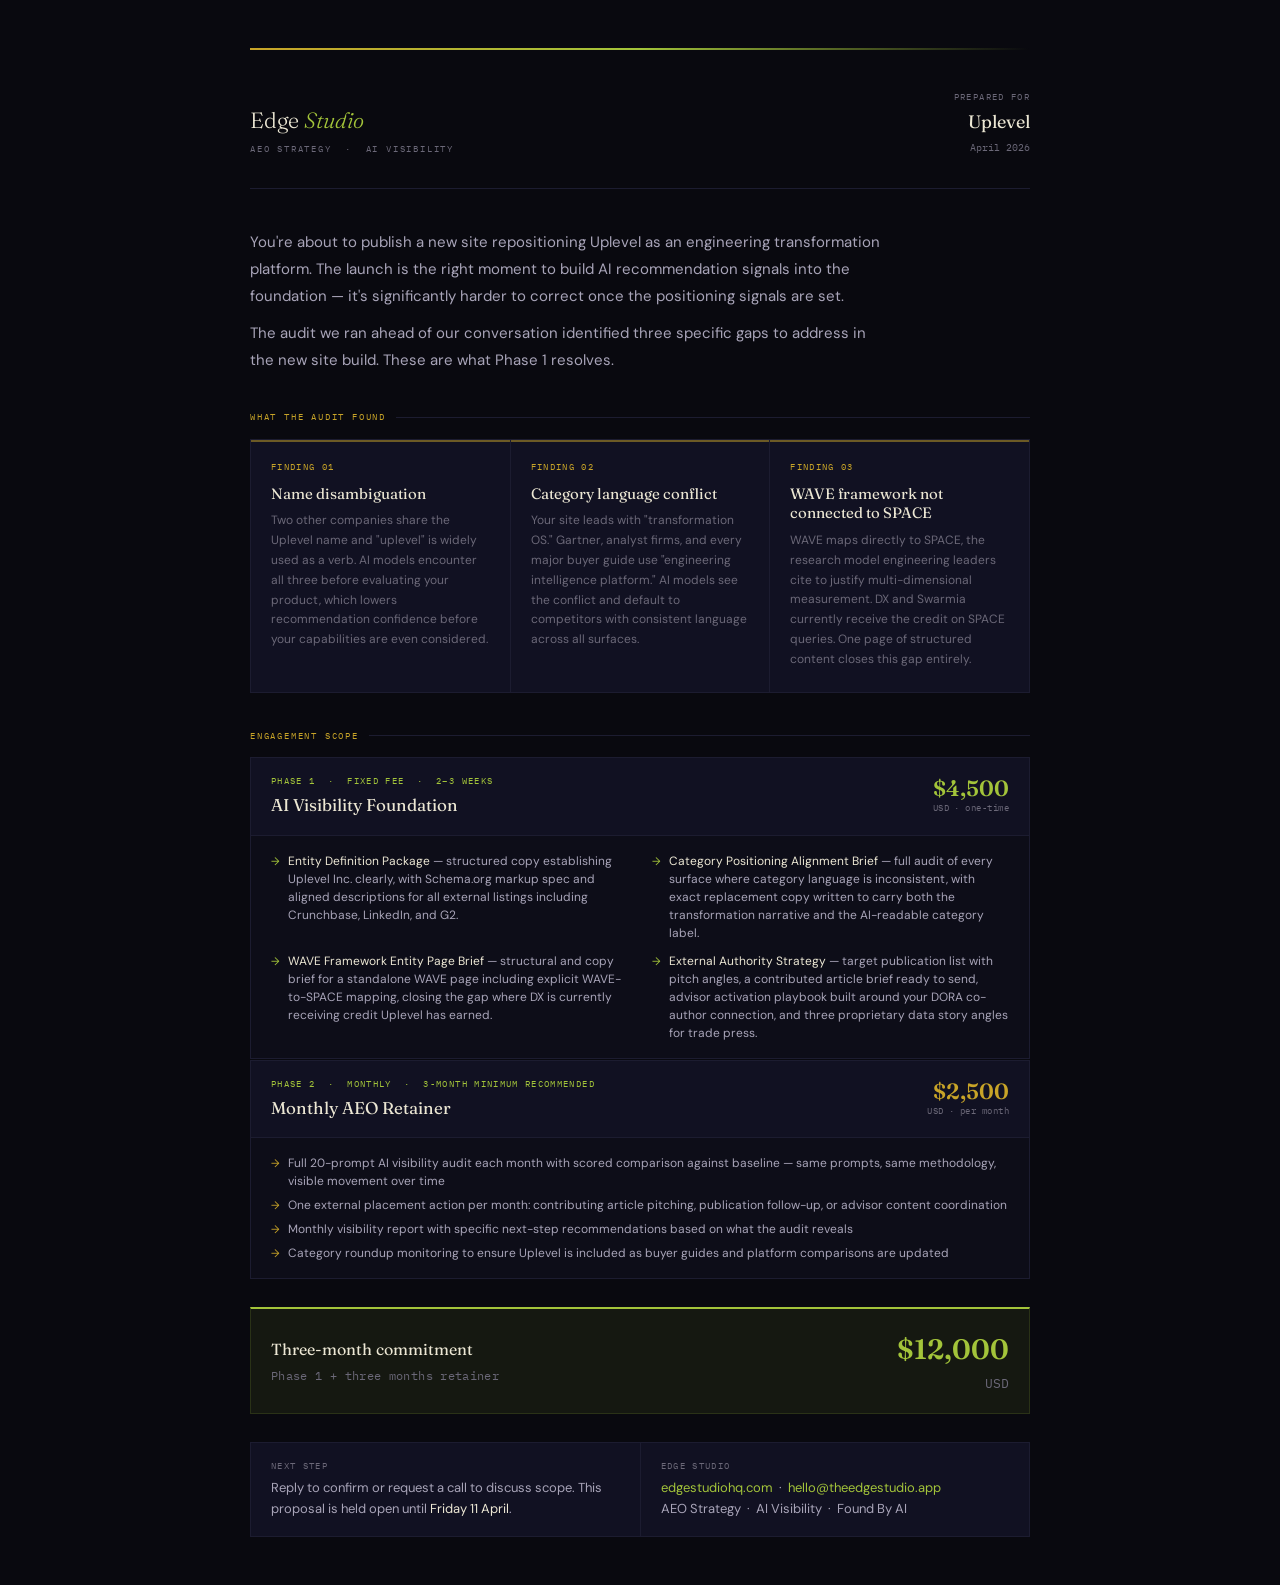
<file: uplevel-proposal.html>
<!DOCTYPE html>
<html lang="en">
<head>
<meta charset="UTF-8">
<meta name="viewport" content="width=device-width, initial-scale=1.0">
<title>Edge Studio — Proposal for Uplevel</title>
<link rel="preconnect" href="https://fonts.googleapis.com">
<link rel="preconnect" href="https://fonts.gstatic.com" crossorigin>
<link href="https://fonts.googleapis.com/css2?family=Fraunces:ital,opsz,wght@0,9..144,300;0,9..144,400;0,9..144,600;1,9..144,300;1,9..144,400&family=DM+Sans:wght@300;400;500&family=IBM+Plex+Mono:wght@300;400;500&display=swap" rel="stylesheet">
<style>
:root {
  --ink:    #09090f;
  --deep:   #0d0d18;
  --panel:  #111122;
  --border: #1c1c30;
  --soft-border: #232338;
  --green:  #a3c43a;
  --green-dim: rgba(163,196,58,0.08);
  --brass:  #c8a428;
  --brass-dim: rgba(200,164,40,0.08);
  --cream:  #ece7d4;
  --muted:  #6b6878;
  --soft:   #a8a4b8;
  --text:   #dddacc;
}

*, *::before, *::after { box-sizing: border-box; margin: 0; padding: 0; }

body {
  background: var(--ink);
  color: var(--text);
  font-family: 'DM Sans', sans-serif;
  font-size: 14px;
  line-height: 1.6;
  min-height: 100vh;
  padding: 48px 32px;
}

.page {
  max-width: 780px;
  margin: 0 auto;
}

/* ── TOP RULE ── */
.top-rule {
  height: 2px;
  background: linear-gradient(90deg, var(--brass) 0%, var(--green) 50%, transparent 100%);
  margin-bottom: 40px;
  opacity: 0;
  animation: fadeIn 0.6s 0.1s ease forwards;
}

/* ── HEADER ── */
.header {
  display: grid;
  grid-template-columns: 1fr auto;
  align-items: end;
  gap: 24px;
  margin-bottom: 40px;
  padding-bottom: 32px;
  border-bottom: 1px solid var(--border);
  opacity: 0;
  animation: fadeIn 0.6s 0.2s ease forwards;
}

.brand {
  font-family: 'Fraunces', Georgia, serif;
  font-size: 22px;
  font-weight: 300;
  color: var(--cream);
  letter-spacing: -0.01em;
  margin-bottom: 4px;
}

.brand span { color: var(--green); font-style: italic; }

.tagline {
  font-family: 'IBM Plex Mono', monospace;
  font-size: 9px;
  letter-spacing: 0.2em;
  text-transform: uppercase;
  color: var(--muted);
}

.header-meta {
  text-align: right;
}

.meta-for {
  font-family: 'IBM Plex Mono', monospace;
  font-size: 9px;
  letter-spacing: 0.15em;
  text-transform: uppercase;
  color: var(--muted);
  margin-bottom: 4px;
}

.meta-client {
  font-family: 'Fraunces', Georgia, serif;
  font-size: 18px;
  font-weight: 400;
  color: var(--cream);
}

.meta-date {
  font-family: 'IBM Plex Mono', monospace;
  font-size: 10px;
  color: var(--muted);
  margin-top: 3px;
}

/* ── INTRO ── */
.intro {
  margin-bottom: 36px;
  opacity: 0;
  animation: fadeIn 0.6s 0.3s ease forwards;
}

.intro p {
  font-size: 15px;
  color: var(--soft);
  line-height: 1.8;
  max-width: 640px;
}

.intro p + p { margin-top: 10px; }

/* ── FINDINGS ── */
.findings {
  margin-bottom: 36px;
  opacity: 0;
  animation: fadeIn 0.6s 0.35s ease forwards;
}

.section-label {
  font-family: 'IBM Plex Mono', monospace;
  font-size: 9px;
  letter-spacing: 0.2em;
  text-transform: uppercase;
  color: var(--brass);
  margin-bottom: 14px;
  display: flex;
  align-items: center;
  gap: 10px;
}

.section-label::after {
  content: '';
  flex: 1;
  height: 1px;
  background: var(--border);
}

.findings-grid {
  display: grid;
  grid-template-columns: repeat(3, 1fr);
  gap: 1px;
  background: var(--border);
  border: 1px solid var(--border);
}

.finding {
  background: var(--panel);
  padding: 20px 20px 22px;
  position: relative;
}

.finding::before {
  content: '';
  position: absolute;
  top: 0; left: 0; right: 0;
  height: 2px;
  background: var(--brass);
  opacity: 0.5;
}

.finding-num {
  font-family: 'IBM Plex Mono', monospace;
  font-size: 9px;
  letter-spacing: 0.15em;
  color: var(--brass);
  text-transform: uppercase;
  margin-bottom: 10px;
}

.finding-title {
  font-family: 'Fraunces', Georgia, serif;
  font-size: 15px;
  font-weight: 400;
  color: var(--cream);
  line-height: 1.3;
  margin-bottom: 8px;
}

.finding-body {
  font-size: 12px;
  color: var(--muted);
  line-height: 1.65;
}

/* ── SCOPE ── */
.scope {
  margin-bottom: 28px;
  opacity: 0;
  animation: fadeIn 0.6s 0.4s ease forwards;
}

.phase {
  border: 1px solid var(--border);
  margin-bottom: 1px;
  overflow: hidden;
}

.phase-header {
  display: grid;
  grid-template-columns: 1fr auto;
  align-items: center;
  padding: 16px 20px;
  background: var(--panel);
  border-bottom: 1px solid var(--border);
  gap: 16px;
}

.phase-label {
  font-family: 'IBM Plex Mono', monospace;
  font-size: 9px;
  letter-spacing: 0.15em;
  text-transform: uppercase;
  color: var(--green);
  margin-bottom: 3px;
}

.phase-title {
  font-family: 'Fraunces', Georgia, serif;
  font-size: 17px;
  font-weight: 400;
  color: var(--cream);
}

.phase-price {
  text-align: right;
}

.price-amt {
  font-family: 'Fraunces', Georgia, serif;
  font-size: 22px;
  font-weight: 600;
  color: var(--green);
  line-height: 1;
  margin-bottom: 2px;
}

.price-note {
  font-family: 'IBM Plex Mono', monospace;
  font-size: 9px;
  color: var(--muted);
  letter-spacing: 0.05em;
}

.phase-body {
  padding: 16px 20px;
  background: var(--deep);
}

.deliverables-list {
  list-style: none;
  display: grid;
  grid-template-columns: 1fr 1fr;
  gap: 10px 24px;
}

.deliverables-list li {
  display: flex;
  gap: 8px;
  font-size: 12px;
  color: var(--soft);
  line-height: 1.5;
}

.deliverables-list li::before {
  content: '→';
  color: var(--green);
  flex-shrink: 0;
  font-size: 11px;
  margin-top: 1px;
}

.retainer-list {
  list-style: none;
  display: flex;
  flex-direction: column;
  gap: 6px;
}

.retainer-list li {
  display: flex;
  gap: 8px;
  font-size: 12px;
  color: var(--soft);
  line-height: 1.5;
}

.retainer-list li::before {
  content: '→';
  color: var(--brass);
  flex-shrink: 0;
  font-size: 11px;
  margin-top: 1px;
}

/* ── TOTAL ── */
.total-row {
  display: grid;
  grid-template-columns: 1fr auto;
  align-items: center;
  padding: 18px 20px;
  background: var(--green-dim);
  border: 1px solid rgba(163,196,58,0.15);
  border-top: 2px solid var(--green);
  margin-bottom: 28px;
  gap: 16px;
  opacity: 0;
  animation: fadeIn 0.6s 0.45s ease forwards;
}

.total-label {
  font-family: 'Fraunces', Georgia, serif;
  font-size: 16px;
  color: var(--cream);
}

.total-sub {
  font-size: 12px;
  color: var(--muted);
  margin-top: 3px;
  font-family: 'IBM Plex Mono', monospace;
  letter-spacing: 0.03em;
}

.total-amt {
  font-family: 'Fraunces', Georgia, serif;
  font-size: 28px;
  font-weight: 600;
  color: var(--green);
  text-align: right;
}

.total-currency {
  font-size: 13px;
  color: var(--muted);
  font-family: 'IBM Plex Mono', monospace;
  text-align: right;
  margin-top: 2px;
}

/* ── FOOTER ── */
.footer {
  display: grid;
  grid-template-columns: 1fr 1fr;
  gap: 1px;
  background: var(--border);
  border: 1px solid var(--border);
  opacity: 0;
  animation: fadeIn 0.6s 0.5s ease forwards;
}

.footer-cell {
  background: var(--panel);
  padding: 16px 20px;
}

.footer-label {
  font-family: 'IBM Plex Mono', monospace;
  font-size: 9px;
  letter-spacing: 0.15em;
  text-transform: uppercase;
  color: var(--muted);
  margin-bottom: 5px;
}

.footer-val {
  font-size: 13px;
  color: var(--soft);
  line-height: 1.6;
}

.footer-val a {
  color: var(--green);
  text-decoration: none;
}

.footer-val strong {
  color: var(--cream);
  font-weight: 400;
}

/* ── ANIMATIONS ── */
@keyframes fadeIn {
  from { opacity: 0; transform: translateY(10px); }
  to   { opacity: 1; transform: translateY(0); }
}

/* ── PRINT ── */
@media print {
  body { background: white; color: #111; padding: 24px; }
  :root {
    --ink: white; --deep: #f8f8f5; --panel: #f2f2ef;
    --border: #ddd; --soft-border: #e5e5e0;
    --text: #222; --soft: #555; --muted: #888;
    --cream: #111; --green: #5a7a10; --brass: #8a6a00;
  }
  .top-rule { background: #5a7a10; }
  * { animation: none !important; opacity: 1 !important; transform: none !important; }
}

@media (max-width: 600px) {
  body { padding: 24px 16px; }
  .header { grid-template-columns: 1fr; }
  .header-meta { text-align: left; }
  .findings-grid { grid-template-columns: 1fr; }
  .deliverables-list { grid-template-columns: 1fr; }
  .footer { grid-template-columns: 1fr; }
}
</style>

<!-- analytics-injected -->
  <!-- Google Analytics -->
  <script async src="https://www.googletagmanager.com/gtag/js?id=G-KHZSJQYYH3"></script>
  <script>
    window.dataLayer = window.dataLayer || [];
    function gtag(){dataLayer.push(arguments);}
    gtag('js', new Date());
    gtag('config', 'G-KHZSJQYYH3');
  </script>
  <!-- Microsoft Clarity -->
  <script type="text/javascript">
    (function(c,l,a,r,i,t,y){
      c[a]=c[a]||function(){(c[a].q=c[a].q||[]).push(arguments)};
      t=l.createElement(r);t.async=1;
      t.src="https://www.clarity.ms/tag/"+i;
      y=l.getElementsByTagName(r)[0];
      y.parentNode.insertBefore(t,y);
    })(window,document,"clarity","script",'wb06zpvz96');
  </script>

</head>
<body>
<div class="page">

  <div class="top-rule"></div>

  <!-- HEADER -->
  <div class="header">
    <div>
      <div class="brand">Edge <span>Studio</span></div>
      <div class="tagline">AEO Strategy &nbsp;·&nbsp; AI Visibility</div>
    </div>
    <div class="header-meta">
      <div class="meta-for">Prepared for</div>
      <div class="meta-client">Uplevel</div>
      <div class="meta-date">April 2026</div>
    </div>
  </div>

  <!-- INTRO -->
  <div class="intro">
    <p>You're about to publish a new site repositioning Uplevel as an engineering transformation platform. The launch is the right moment to build AI recommendation signals into the foundation — it's significantly harder to correct once the positioning signals are set.</p>
    <p>The audit we ran ahead of our conversation identified three specific gaps to address in the new site build. These are what Phase 1 resolves.</p>
  </div>

  <!-- FINDINGS -->
  <div class="findings">
    <div class="section-label">What the audit found</div>
    <div class="findings-grid">
      <div class="finding">
        <div class="finding-num">Finding 01</div>
        <div class="finding-title">Name disambiguation</div>
        <div class="finding-body">Two other companies share the Uplevel name and "uplevel" is widely used as a verb. AI models encounter all three before evaluating your product, which lowers recommendation confidence before your capabilities are even considered.</div>
      </div>
      <div class="finding">
        <div class="finding-num">Finding 02</div>
        <div class="finding-title">Category language conflict</div>
        <div class="finding-body">Your site leads with "transformation OS." Gartner, analyst firms, and every major buyer guide use "engineering intelligence platform." AI models see the conflict and default to competitors with consistent language across all surfaces.</div>
      </div>
      <div class="finding">
        <div class="finding-num">Finding 03</div>
        <div class="finding-title">WAVE framework not connected to SPACE</div>
        <div class="finding-body">WAVE maps directly to SPACE, the research model engineering leaders cite to justify multi-dimensional measurement. DX and Swarmia currently receive the credit on SPACE queries. One page of structured content closes this gap entirely.</div>
      </div>
    </div>
  </div>

  <!-- SCOPE -->
  <div class="scope">
    <div class="section-label">Engagement scope</div>

    <!-- Phase 1 -->
    <div class="phase">
      <div class="phase-header">
        <div>
          <div class="phase-label">Phase 1 &nbsp;·&nbsp; Fixed fee &nbsp;·&nbsp; 2–3 weeks</div>
          <div class="phase-title">AI Visibility Foundation</div>
        </div>
        <div class="phase-price">
          <div class="price-amt">$4,500</div>
          <div class="price-note">USD · one-time</div>
        </div>
      </div>
      <div class="phase-body">
        <ul class="deliverables-list">
          <li><span><strong style="color:var(--cream);font-weight:400">Entity Definition Package</strong> — structured copy establishing Uplevel Inc. clearly, with Schema.org markup spec and aligned descriptions for all external listings including Crunchbase, LinkedIn, and G2.</span></li>
          <li><span><strong style="color:var(--cream);font-weight:400">Category Positioning Alignment Brief</strong> — full audit of every surface where category language is inconsistent, with exact replacement copy written to carry both the transformation narrative and the AI-readable category label.</span></li>
          <li><span><strong style="color:var(--cream);font-weight:400">WAVE Framework Entity Page Brief</strong> — structural and copy brief for a standalone WAVE page including explicit WAVE-to-SPACE mapping, closing the gap where DX is currently receiving credit Uplevel has earned.</span></li>
          <li><span><strong style="color:var(--cream);font-weight:400">External Authority Strategy</strong> — target publication list with pitch angles, a contributed article brief ready to send, advisor activation playbook built around your DORA co-author connection, and three proprietary data story angles for trade press.</span></li>
        </ul>
      </div>
    </div>

    <!-- Phase 2 -->
    <div class="phase">
      <div class="phase-header">
        <div>
          <div class="phase-label">Phase 2 &nbsp;·&nbsp; Monthly &nbsp;·&nbsp; 3-month minimum recommended</div>
          <div class="phase-title">Monthly AEO Retainer</div>
        </div>
        <div class="phase-price">
          <div class="price-amt" style="color:var(--brass)">$2,500</div>
          <div class="price-note">USD · per month</div>
        </div>
      </div>
      <div class="phase-body">
        <ul class="retainer-list">
          <li>Full 20-prompt AI visibility audit each month with scored comparison against baseline — same prompts, same methodology, visible movement over time</li>
          <li>One external placement action per month: contributing article pitching, publication follow-up, or advisor content coordination</li>
          <li>Monthly visibility report with specific next-step recommendations based on what the audit reveals</li>
          <li>Category roundup monitoring to ensure Uplevel is included as buyer guides and platform comparisons are updated</li>
        </ul>
      </div>
    </div>
  </div>

  <!-- TOTAL -->
  <div class="total-row">
    <div>
      <div class="total-label">Three-month commitment</div>
      <div class="total-sub">Phase 1 + three months retainer</div>
    </div>
    <div>
      <div class="total-amt">$12,000</div>
      <div class="total-currency">USD</div>
    </div>
  </div>

  <!-- FOOTER -->
  <div class="footer">
    <div class="footer-cell">
      <div class="footer-label">Next step</div>
      <div class="footer-val">Reply to confirm or request a call to discuss scope. This proposal is held open until <strong>Friday 11 April</strong>.</div>
    </div>
    <div class="footer-cell">
      <div class="footer-label">Edge Studio</div>
      <div class="footer-val"><a href="https://edgestudiohq.com">edgestudiohq.com</a> &nbsp;·&nbsp; <a href="mailto:hello@theedgestudio.app">hello@theedgestudio.app</a><br>AEO Strategy &nbsp;·&nbsp; AI Visibility &nbsp;·&nbsp; Found By AI</div>
    </div>
  </div>

</div>
</body>
</html>
</file>
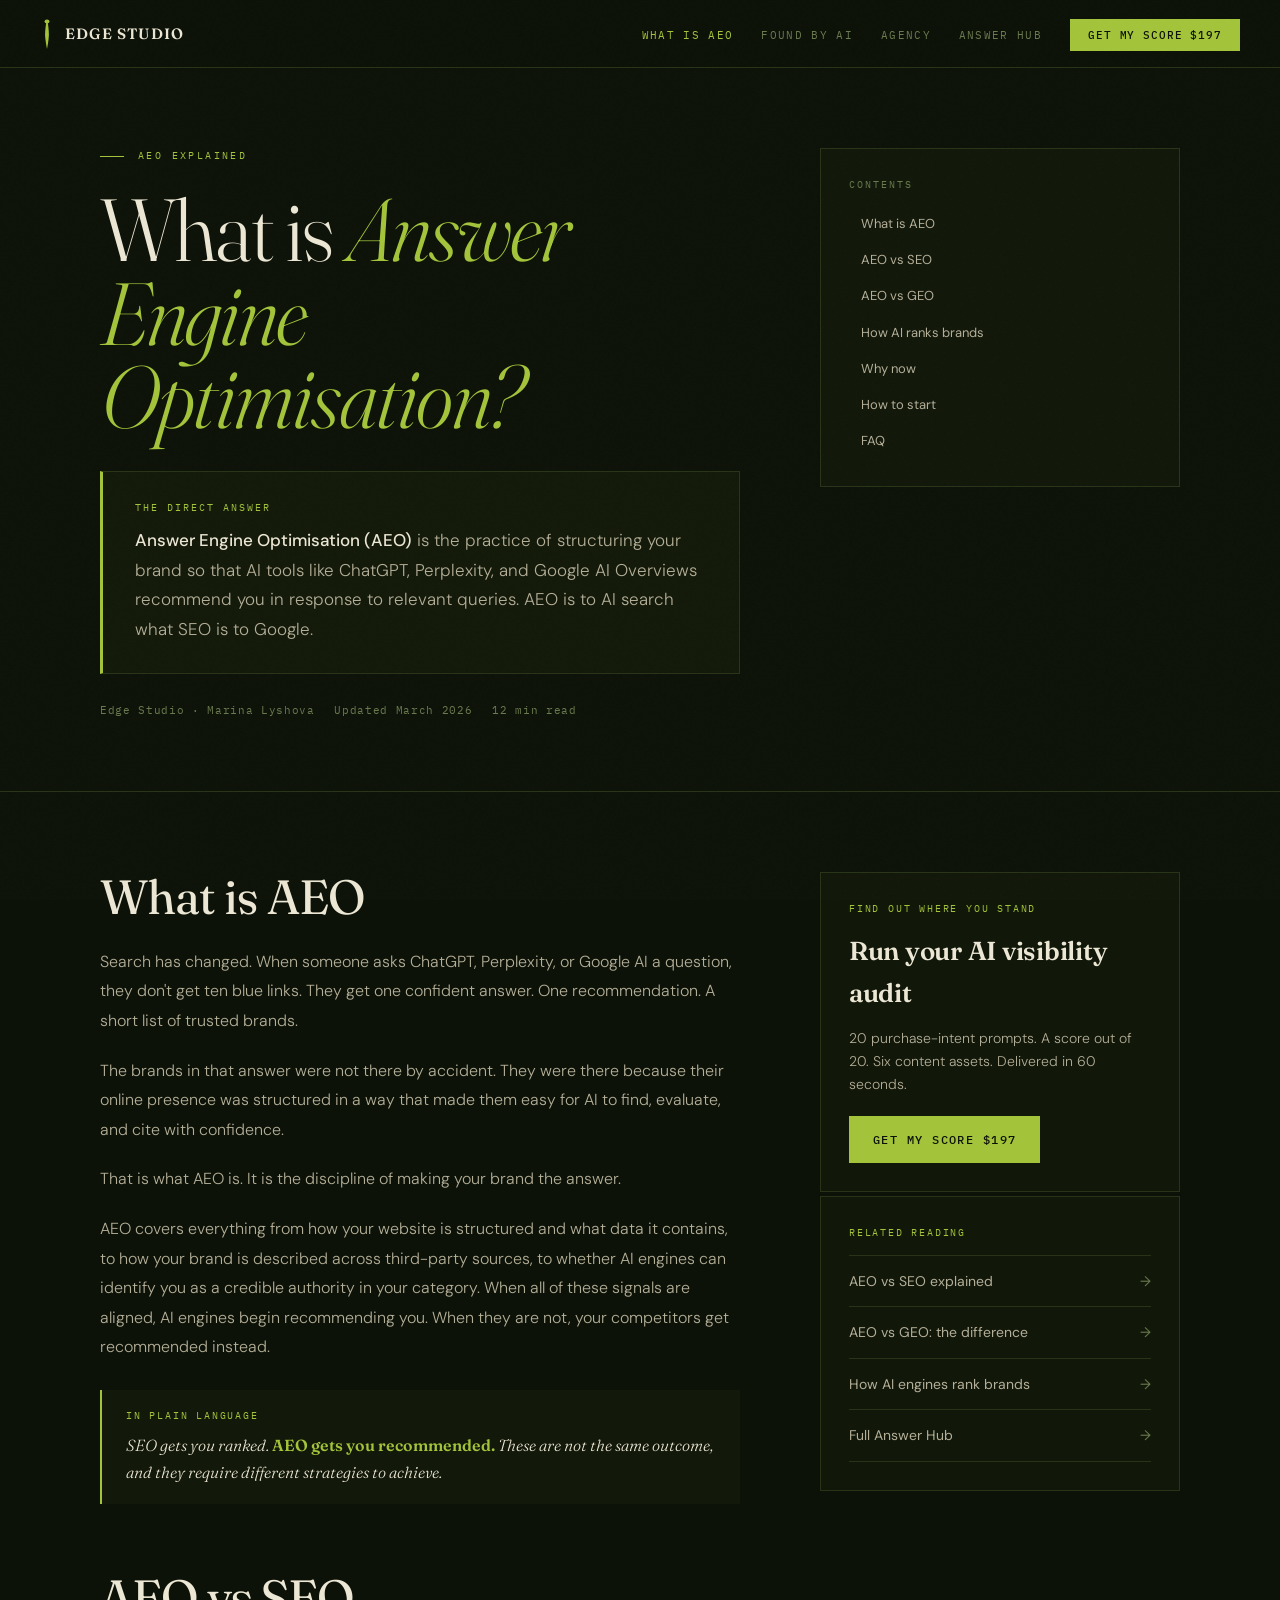
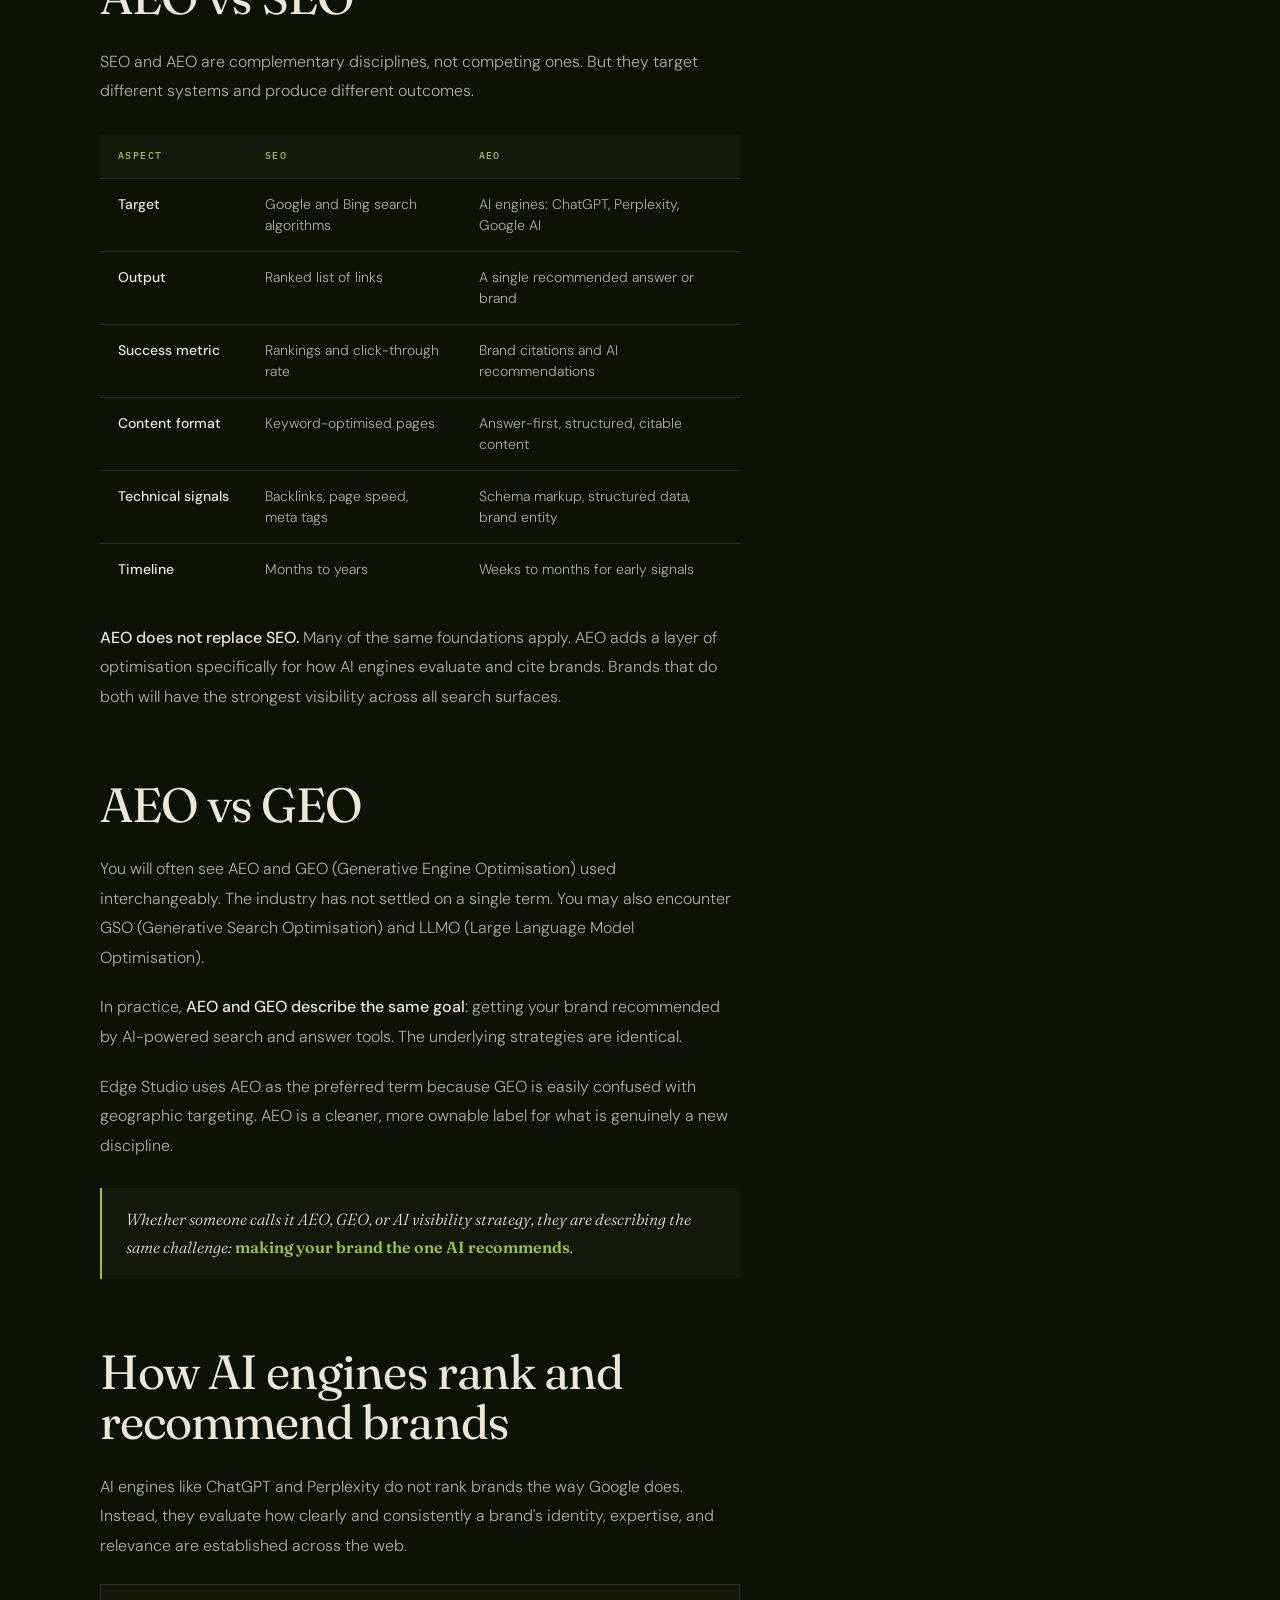
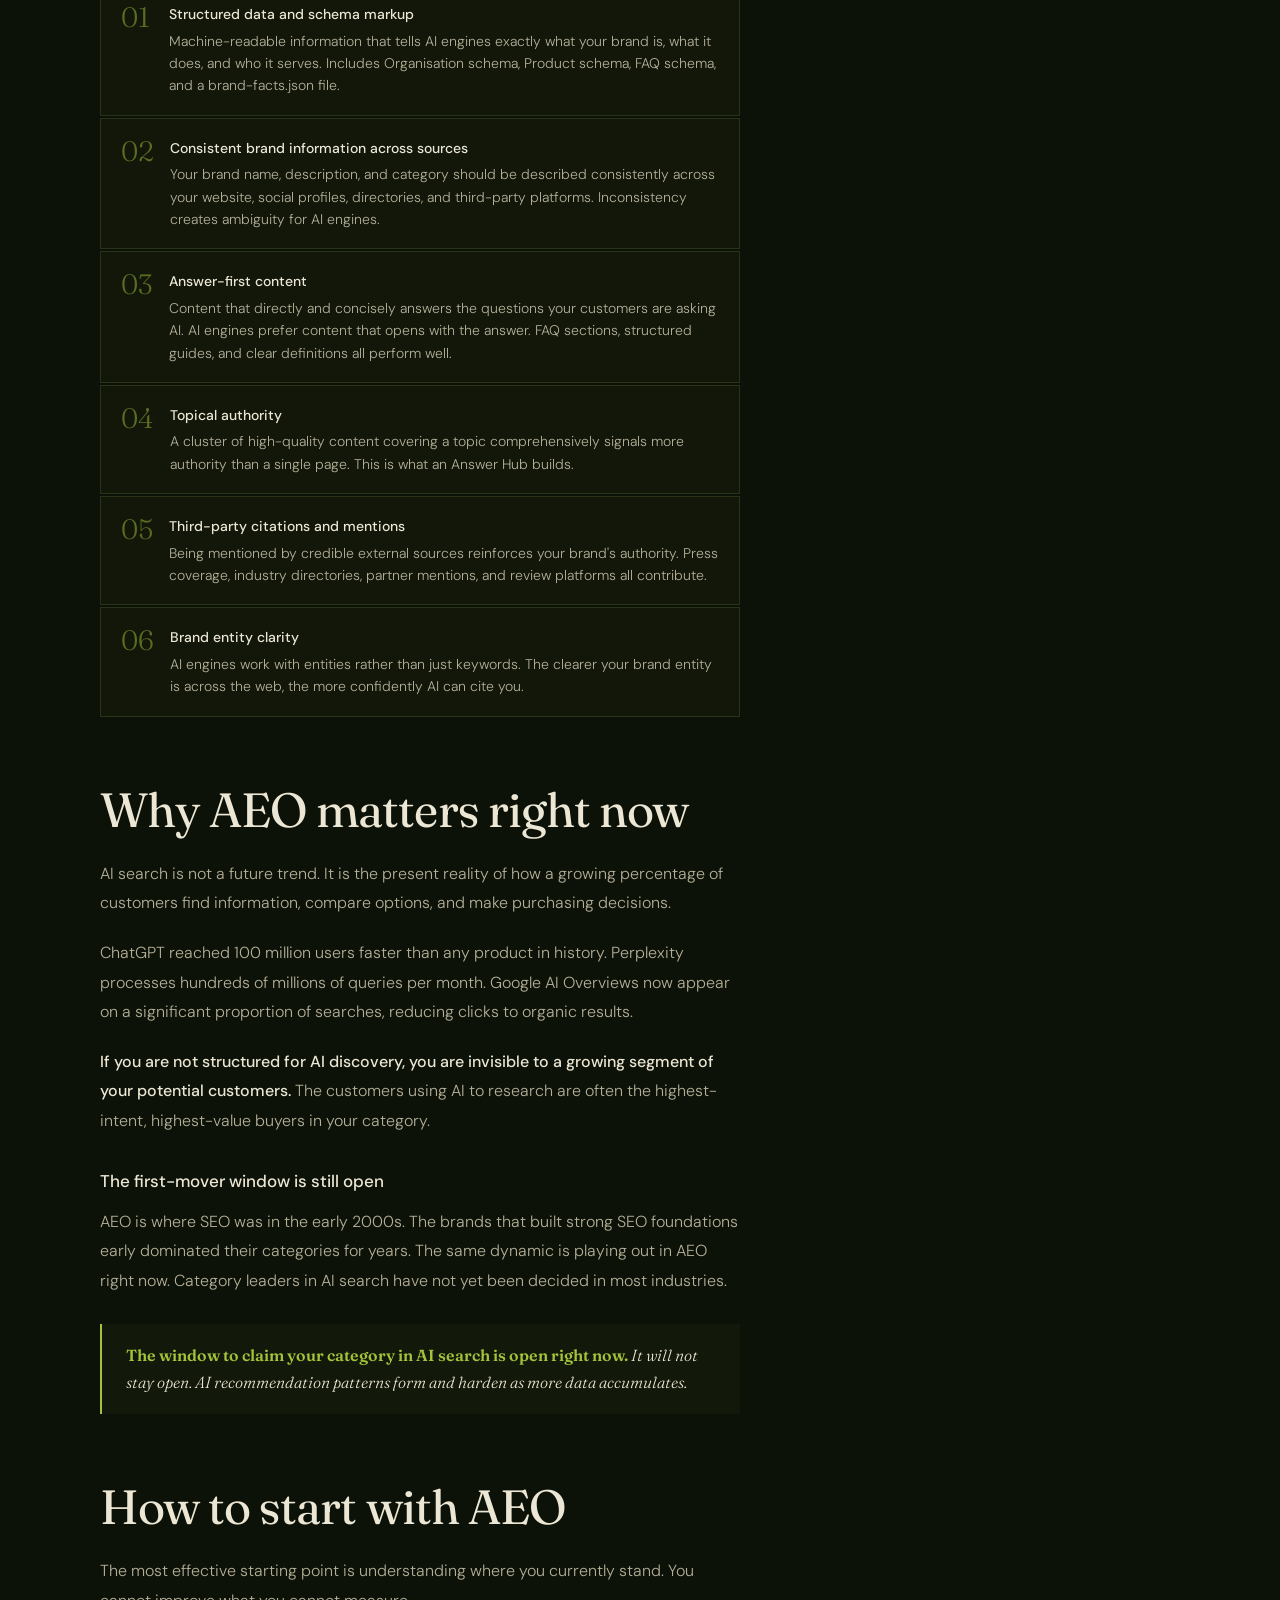
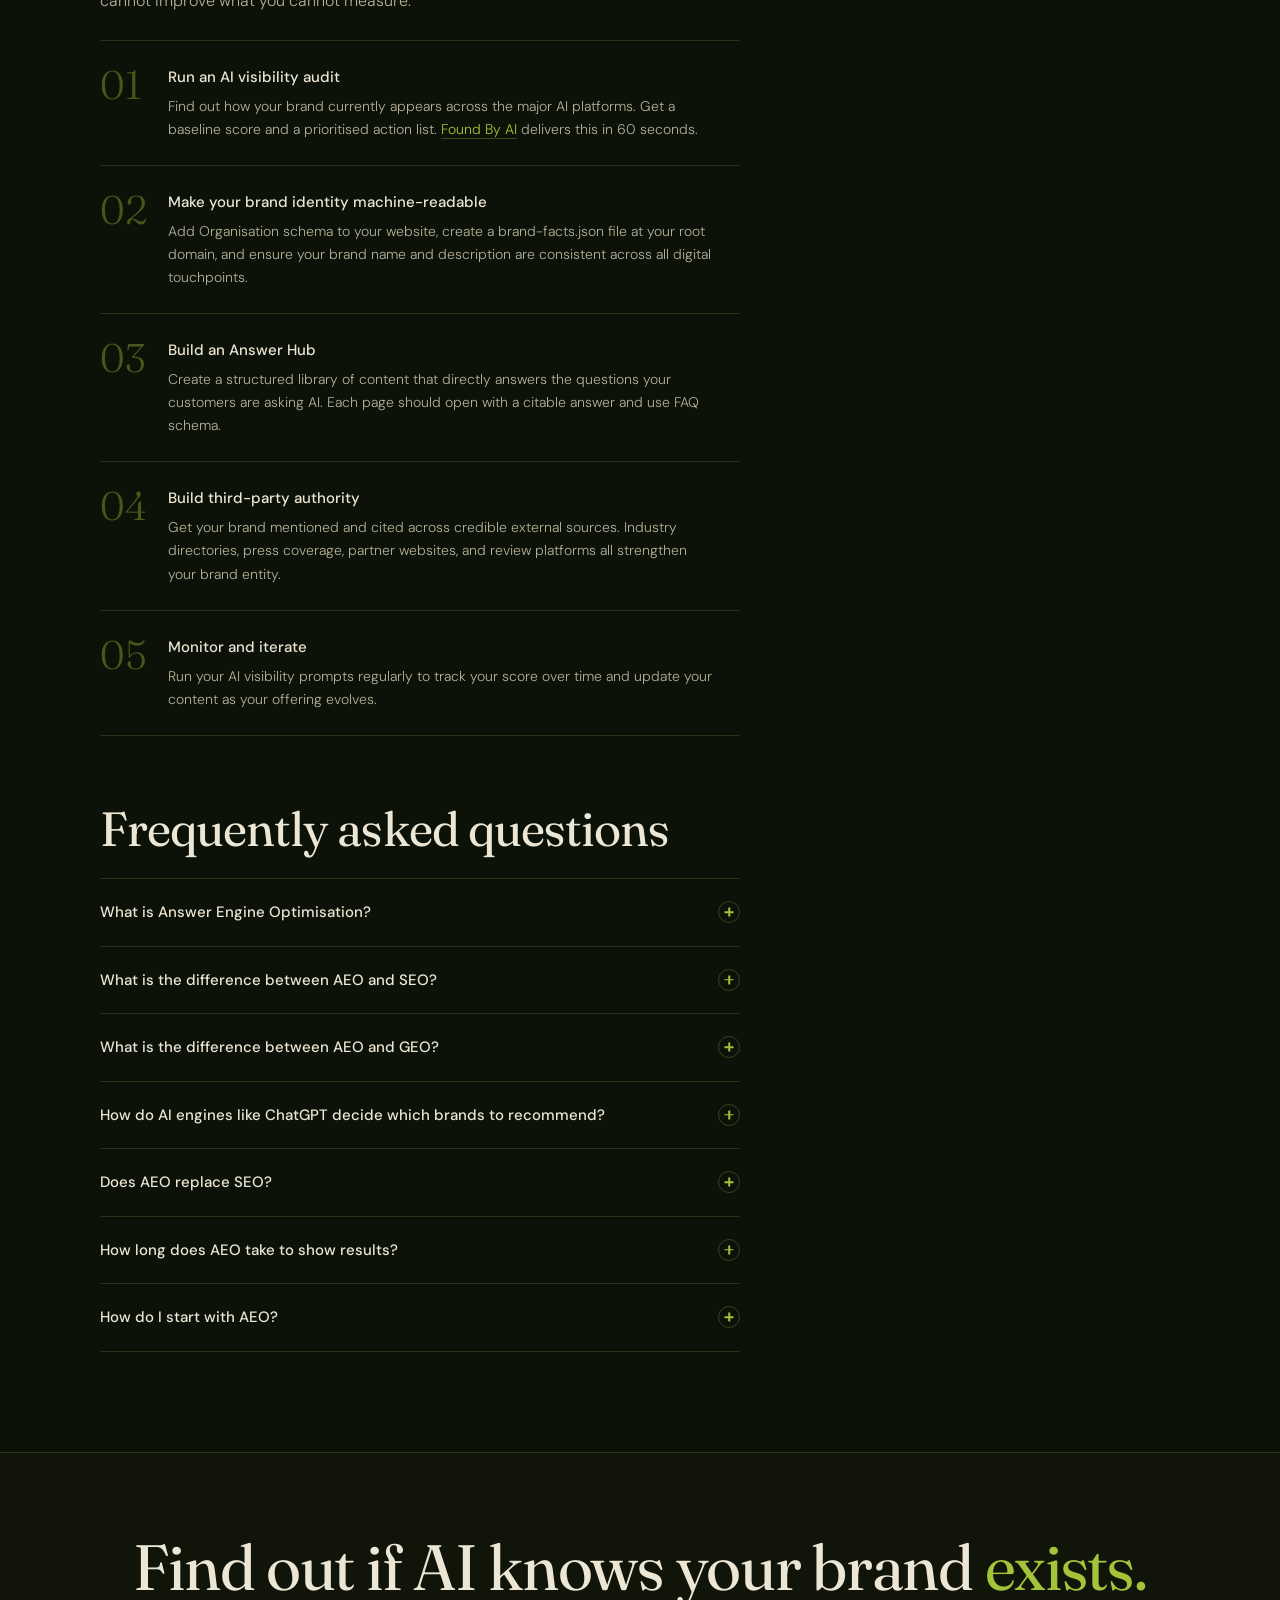
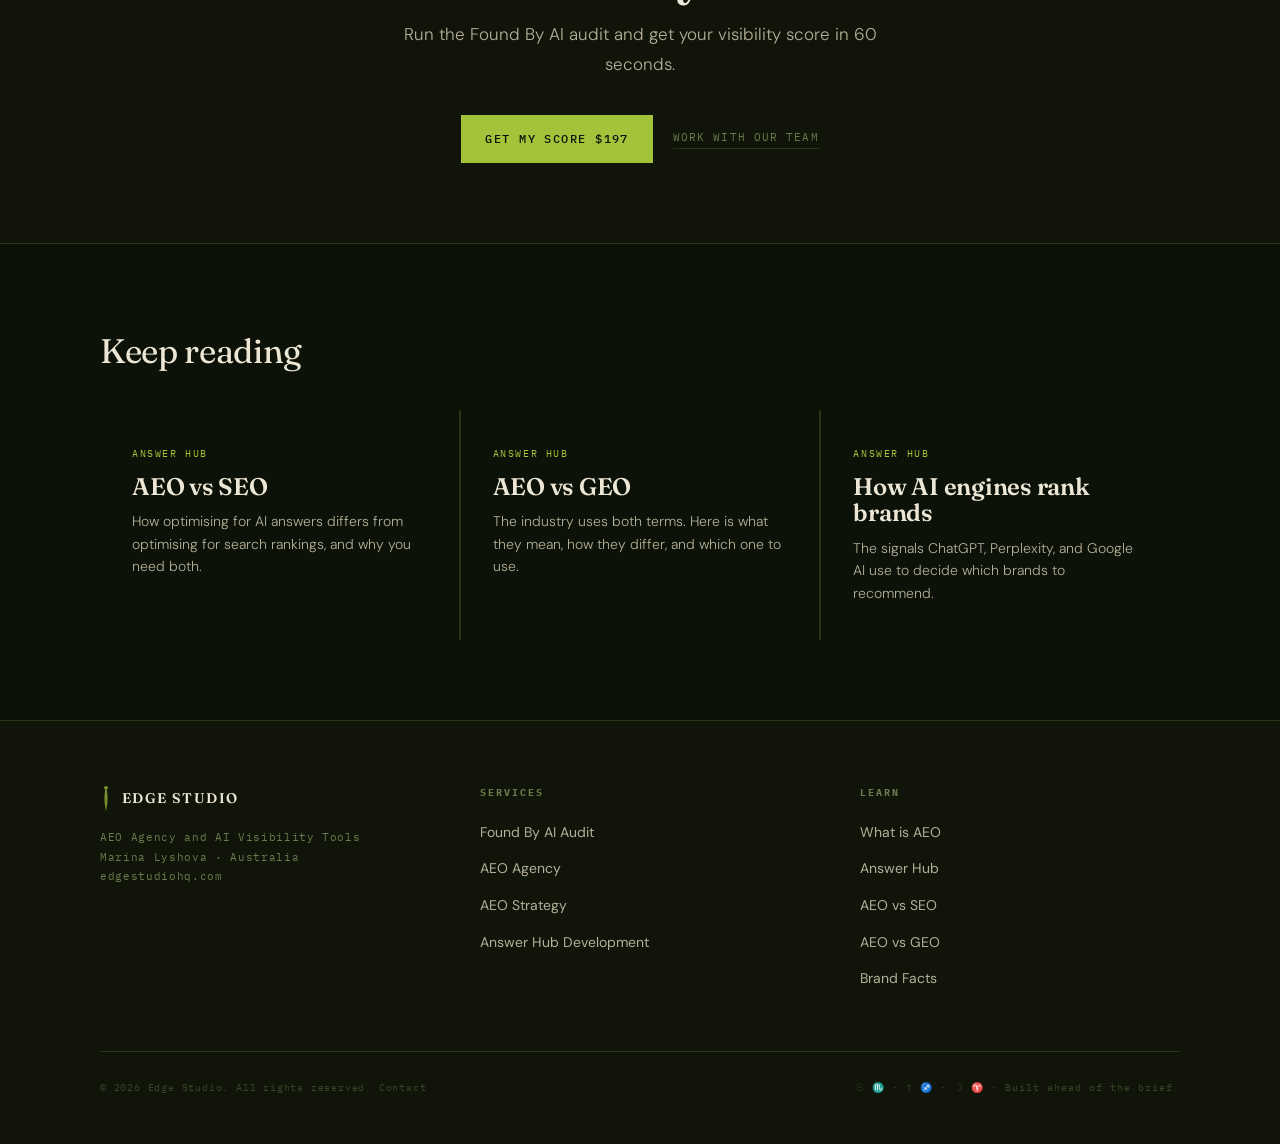
<file: what-is-aeo.html>
<!DOCTYPE html>
<html lang="en">
<head>
  <meta charset="UTF-8">
  <meta name="viewport" content="width=device-width, initial-scale=1.0">
  <title>What is AEO? Answer Engine Optimisation Explained | Edge Studio</title>
  <meta name="description" content="Answer Engine Optimisation (AEO) is the practice of structuring your brand so AI tools like ChatGPT, Perplexity, and Google AI Overviews recommend you. Here is what it means and how to start.">
  <link rel="canonical" href="https://edgestudiohq.com/what-is-aeo">
  <link rel="icon" type="image/png" href="/images/favicon.png">
  <link rel="preconnect" href="https://fonts.googleapis.com">
  <link rel="preconnect" href="https://fonts.gstatic.com" crossorigin>
  <link href="https://fonts.googleapis.com/css2?family=Fraunces:ital,opsz,wght@0,9..144,300;0,9..144,400;0,9..144,600;0,9..144,700;1,9..144,300;1,9..144,400&family=DM+Sans:ital,wght@0,300;0,400;0,500;1,300&family=IBM+Plex+Mono:wght@300;400;500&display=swap" rel="stylesheet">
  <script type="application/ld+json">{"@context":"https://schema.org","@type":"Article","headline":"What is Answer Engine Optimisation (AEO)?","description":"Answer Engine Optimisation (AEO) is the practice of structuring your brand so that AI tools like ChatGPT, Perplexity, and Google AI Overviews recommend your brand in response to relevant queries.","author":{"@type":"Person","name":"Marina Lyshova","url":"https://edgestudiohq.com"},"publisher":{"@type":"Organization","name":"Edge Studio","url":"https://edgestudiohq.com"},"mainEntityOfPage":"https://edgestudiohq.com/what-is-aeo","dateModified":"2026-03-01","inLanguage":"en"}</script>
  <script type="application/ld+json">{"@context":"https://schema.org","@type":"FAQPage","mainEntity":[{"@type":"Question","name":"What is Answer Engine Optimisation?","acceptedAnswer":{"@type":"Answer","text":"Answer Engine Optimisation (AEO) is the practice of structuring your brand's content, data, and online presence so that AI tools like ChatGPT, Perplexity, and Google AI Overviews recommend your brand in response to relevant queries."}},{"@type":"Question","name":"What is the difference between AEO and SEO?","acceptedAnswer":{"@type":"Answer","text":"SEO optimises your content to rank in Google search results as a list of links. AEO optimises your brand to be recommended by AI tools that generate a single confident answer. SEO targets algorithms. AEO targets AI engines. Both are important but they require different strategies."}},{"@type":"Question","name":"What is the difference between AEO and GEO?","acceptedAnswer":{"@type":"Answer","text":"AEO (Answer Engine Optimisation) and GEO (Generative Engine Optimisation) are used interchangeably in the industry. Both describe optimising your brand to appear in AI-generated answers. AEO is the preferred term because it is more ownable and less likely to be confused with geographic targeting."}},{"@type":"Question","name":"How do AI engines decide which brands to recommend?","acceptedAnswer":{"@type":"Answer","text":"AI engines evaluate brands based on structured data and schema markup, consistent brand information across multiple sources, answer-first content, topical authority, and third-party citations and mentions."}},{"@type":"Question","name":"Does AEO replace SEO?","acceptedAnswer":{"@type":"Answer","text":"No. AEO extends SEO rather than replacing it. Brands that do both will have the strongest visibility across all search surfaces."}},{"@type":"Question","name":"How do I start with AEO?","acceptedAnswer":{"@type":"Answer","text":"Start with an AI visibility audit to understand your current score. Then focus on making your brand identity machine-readable with structured data, building Answer Hub content, and establishing topical authority through consistent citable content."}}]}</script>
  <style>
    *,*::before,*::after{box-sizing:border-box;margin:0;padding:0}
    :root{
      --ink:#0d1208;--ink-deep:#111509;--ink-surface:#161d0f;--ink-raised:#1c2614;
      --border:#283318;--border-soft:#344420;
      --growth:#a3c43a;--growth-pale:#d4e890;
      --cream:#ece7d4;--cream-soft:#b4af98;--muted:#6a7a4e;--faint:#3a4428;
      --display:'Fraunces',serif;--body:'DM Sans',sans-serif;--mono:'IBM Plex Mono',monospace;
      --ease:cubic-bezier(0.16,1,0.3,1)
    }
    html{scroll-behavior:smooth}
    body{background:var(--ink);color:var(--cream);font-family:var(--body);font-size:16px;line-height:1.6;-webkit-font-smoothing:antialiased;overflow-x:hidden}
    body::after{content:'';position:fixed;inset:0;pointer-events:none;z-index:999;opacity:.025;background-image:url("data:image/svg+xml,%3Csvg viewBox='0 0 256 256' xmlns='http://www.w3.org/2000/svg'%3E%3Cfilter id='n'%3E%3CfeTurbulence type='fractalNoise' baseFrequency='0.9' numOctaves='4' stitchTiles='stitch'/%3E%3C/filter%3E%3Crect width='100%25' height='100%25' filter='url(%23n)'/%3E%3C/svg%3E");background-size:128px}
    img{max-width:100%;display:block}
    a{text-decoration:none;color:inherit}
    ul{list-style:none}
    .container{width:100%;max-width:1160px;margin:0 auto;padding:0 40px}
    .growth{color:var(--growth)}
    .eyebrow{font-family:var(--mono);font-size:10px;letter-spacing:.24em;text-transform:uppercase;color:var(--growth);display:flex;align-items:center;gap:14px;margin-bottom:24px}
    .eyebrow::before{content:'';display:block;width:24px;height:1px;background:var(--growth);flex-shrink:0}
    @keyframes fadeUp{from{opacity:0;transform:translateY(18px)}to{opacity:1;transform:translateY(0)}}
    .a1{animation:fadeUp .9s var(--ease) .1s both}
    .a2{animation:fadeUp .9s var(--ease) .25s both}
    .a3{animation:fadeUp .9s var(--ease) .4s both}

    /* NAV */
    .nav{position:fixed;top:0;left:0;right:0;z-index:100;height:68px;padding:0 40px;display:flex;align-items:center;justify-content:space-between;background:rgba(13,18,8,.94);backdrop-filter:blur(16px);border-bottom:1px solid var(--border)}
    .nav-logo{display:flex;align-items:center;gap:11px;text-decoration:none}
    .nav-mark{width:14px;height:32px;color:var(--growth);flex-shrink:0}
    .nav-wordmark{font-family:var(--display);font-size:15px;font-weight:600;letter-spacing:.08em;text-transform:uppercase;color:var(--cream);line-height:1}
    .nav-links{display:flex;gap:28px;align-items:center}
    .nav-links a{font-family:var(--mono);font-size:11px;letter-spacing:.12em;text-transform:uppercase;color:var(--muted);transition:color .2s}
    .nav-links a:hover{color:var(--cream)}
    .nav-links a.active{color:var(--growth)}
    .nav-btn{background:var(--growth)!important;color:var(--ink)!important;font-weight:500!important;padding:9px 18px!important;transition:background .2s!important;letter-spacing:.08em!important}
    .nav-btn:hover{background:var(--growth-pale)!important;color:var(--ink)!important}

    /* PAGE HERO */
    .page-hero{padding-top:68px;border-bottom:1px solid var(--border)}
    .page-hero-inner{padding:80px 40px 72px;max-width:1160px;margin:0 auto;display:grid;grid-template-columns:1fr 360px;gap:80px;align-items:start}
    .page-h1{font-family:var(--display);font-size:clamp(52px,7vw,88px);font-weight:300;line-height:.95;letter-spacing:-.02em;color:var(--cream);margin-bottom:32px}
    .page-h1 .accent{color:var(--growth);font-style:italic}
    .answer-block{background:rgba(163,196,58,.04);border:1px solid var(--border);border-left:3px solid var(--growth);padding:28px 32px;margin-bottom:28px}
    .answer-block-label{font-family:var(--mono);font-size:10px;letter-spacing:.2em;text-transform:uppercase;color:var(--growth);margin-bottom:10px}
    .answer-block p{font-size:17px;line-height:1.75;color:var(--cream-soft);font-weight:300}
    .answer-block strong{color:var(--cream);font-weight:500}
    .page-hero-meta{font-family:var(--mono);font-size:11px;color:var(--muted);display:flex;gap:20px;flex-wrap:wrap;letter-spacing:.06em}
    .toc{background:rgba(163,196,58,.03);border:1px solid var(--border);padding:28px;position:sticky;top:84px}
    .toc-label{font-family:var(--mono);font-size:10px;letter-spacing:.2em;text-transform:uppercase;color:var(--muted);margin-bottom:14px}
    .toc-list{display:flex;flex-direction:column;gap:2px}
    .toc-list a{font-family:var(--body);font-size:13px;color:var(--cream-soft);padding:8px 10px;border-left:2px solid transparent;transition:color .2s,border-color .2s;line-height:1.4}
    .toc-list a:hover{color:var(--growth);border-left-color:var(--growth)}

    /* ARTICLE */
    .article-wrap{padding:80px 0 100px}
    .article-inner{max-width:1160px;margin:0 auto;padding:0 40px;display:grid;grid-template-columns:1fr 360px;gap:80px;align-items:start}
    .article-body{min-width:0}
    .article-sidebar{position:sticky;top:84px;display:flex;flex-direction:column;gap:2px}
    .article-section{margin-bottom:68px;scroll-margin-top:96px}
    .article-section:last-child{margin-bottom:0}
    .section-h2{font-family:var(--display);font-size:clamp(34px,4vw,48px);font-weight:400;letter-spacing:-.02em;line-height:1.05;margin-bottom:24px;color:var(--cream)}
    .section-h3{font-size:17px;font-weight:500;color:var(--cream);margin-bottom:12px;margin-top:32px}
    .article-body p{font-size:16px;color:var(--cream-soft);line-height:1.85;margin-bottom:20px;font-weight:300}
    .article-body p:last-child{margin-bottom:0}
    .article-body strong{color:var(--cream);font-weight:500}
    .article-body a{color:var(--growth);border-bottom:1px solid rgba(163,196,58,.3);transition:border-color .2s}
    .article-body a:hover{border-color:var(--growth)}

    /* TABLE */
    .compare-table{width:100%;border-collapse:collapse;margin:28px 0;font-size:14px}
    .compare-table th{font-family:var(--mono);font-size:10px;letter-spacing:.14em;text-transform:uppercase;color:var(--growth);padding:14px 18px;text-align:left;border-bottom:1px solid var(--border);background:rgba(163,196,58,.04);font-weight:500}
    .compare-table td{padding:15px 18px;color:var(--cream-soft);border-bottom:1px solid var(--border);line-height:1.5;font-weight:300;vertical-align:top}
    .compare-table tr:last-child td{border-bottom:none}
    .compare-table td:first-child{color:var(--cream);font-weight:500;white-space:nowrap}
    .compare-table tr:hover td{background:rgba(163,196,58,.03)}

    /* CALLOUT */
    .callout{border-left:2px solid var(--growth);padding:18px 24px;margin:28px 0;background:rgba(163,196,58,.04)}
    .callout p{font-family:var(--display);font-size:16px;font-style:italic;color:var(--cream);line-height:1.7;margin:0;font-weight:300}
    .callout strong{color:var(--growth);font-style:normal;font-weight:600}
    .callout-label{font-family:var(--mono);font-size:10px;letter-spacing:.18em;text-transform:uppercase;color:var(--growth);margin-bottom:8px}

    /* SIGNALS */
    .signal-list{display:flex;flex-direction:column;gap:2px;margin:24px 0}
    .signal-item{display:flex;gap:16px;align-items:flex-start;padding:18px 20px;background:rgba(163,196,58,.03);border:1px solid var(--border)}
    .signal-num{font-family:var(--display);font-size:28px;font-weight:300;color:var(--growth);opacity:.5;line-height:1;flex-shrink:0;min-width:32px}
    .signal-content h4{font-size:14px;font-weight:500;color:var(--cream);margin-bottom:4px}
    .signal-content p{font-size:14px;color:var(--cream-soft);line-height:1.6;margin:0;font-weight:300}

    /* STEPS */
    .steps-list{display:flex;flex-direction:column;margin:24px 0}
    .step-item{display:grid;grid-template-columns:48px 1fr;gap:20px;align-items:start;padding:24px 24px 24px 0;border-bottom:1px solid var(--border)}
    .step-item:first-child{border-top:1px solid var(--border)}
    .step-n{font-family:var(--display);font-size:40px;font-weight:300;color:var(--growth);opacity:.4;line-height:1}
    .step-content h4{font-size:15px;font-weight:500;color:var(--cream);margin-bottom:6px}
    .step-content p{font-size:14px;color:var(--cream-soft);line-height:1.65;margin:0;font-weight:300}

    /* SIDEBAR */
    .sidebar-card{background:rgba(163,196,58,.03);border:1px solid var(--border);padding:28px}
    .sidebar-card-label{font-family:var(--mono);font-size:10px;letter-spacing:.18em;text-transform:uppercase;color:var(--growth);margin-bottom:14px}
    .sidebar-card h3{font-family:var(--display);font-size:26px;font-weight:600;letter-spacing:-.01em;margin-bottom:12px;color:var(--cream)}
    .sidebar-card p{font-size:14px;color:var(--cream-soft);line-height:1.65;margin-bottom:20px;font-weight:300}
    .sidebar-links{display:flex;flex-direction:column}
    .sidebar-link{display:flex;justify-content:space-between;align-items:center;padding:14px 0;border-bottom:1px solid var(--border);font-size:14px;color:var(--cream-soft);transition:color .2s}
    .sidebar-link:first-child{border-top:1px solid var(--border)}
    .sidebar-link:hover{color:var(--growth)}
    .sidebar-link span:last-child{color:var(--muted)}

    /* BTNS */
    .btn-primary{display:inline-block;background:var(--growth);color:var(--ink);font-family:var(--mono);font-size:12px;font-weight:500;letter-spacing:.12em;text-transform:uppercase;padding:14px 24px;transition:background .2s,transform .2s;white-space:nowrap}
    .btn-primary:hover{background:var(--growth-pale);transform:translateY(-1px)}
    .btn-ghost{font-family:var(--mono);font-size:11px;letter-spacing:.1em;text-transform:uppercase;color:var(--muted);border-bottom:1px solid var(--border);padding-bottom:2px;transition:color .2s,border-color .2s;white-space:nowrap}
    .btn-ghost:hover{color:var(--cream);border-color:var(--muted)}

    /* FAQ */
    .faq-list{border-top:1px solid var(--border);margin-top:24px}
    .faq-item{border-bottom:1px solid var(--border)}
    .faq-q{width:100%;background:none;border:none;padding:22px 0;display:flex;justify-content:space-between;align-items:center;gap:24px;cursor:pointer;text-align:left}
    .faq-q-text{font-size:15px;font-weight:500;color:var(--cream);line-height:1.5;font-family:var(--body)}
    .faq-icon{width:22px;height:22px;border-radius:50%;border:1px solid var(--border-soft);flex-shrink:0;position:relative}
    .faq-icon::before,.faq-icon::after{content:'';position:absolute;background:var(--growth);top:50%;left:50%}
    .faq-icon::before{width:9px;height:1.5px;transform:translate(-50%,-50%)}
    .faq-icon::after{width:1.5px;height:9px;transform:translate(-50%,-50%);transition:transform .3s,opacity .3s}
    .faq-item.open .faq-icon::after{transform:translate(-50%,-50%) rotate(90deg);opacity:0}
    .faq-a{max-height:0;overflow:hidden;transition:max-height .4s var(--ease)}
    .faq-item.open .faq-a{max-height:300px}
    .faq-a-inner{padding:0 0 20px;font-size:15px;color:var(--cream-soft);line-height:1.85;font-weight:300}

    /* CTA STRIP */
    .cta-strip{background:var(--ink-deep);border-top:1px solid var(--border);border-bottom:1px solid var(--border);padding:80px 0;text-align:center}
    .cta-strip h2{font-family:var(--display);font-size:clamp(38px,5vw,64px);font-weight:400;letter-spacing:-.02em;line-height:1.05;margin-bottom:20px}
    .cta-strip p{font-size:17px;color:var(--cream-soft);line-height:1.75;max-width:480px;margin:0 auto 36px;font-weight:300}
    .cta-strip-btns{display:flex;gap:20px;justify-content:center;align-items:center;flex-wrap:wrap}

    /* RELATED */
    .related{padding:80px 0}
    .related h2{font-family:var(--display);font-size:34px;font-weight:400;letter-spacing:-.01em;margin-bottom:32px}
    .related-grid{display:grid;grid-template-columns:repeat(3,1fr);gap:2px;background:var(--border)}
    .related-card{background:var(--ink);padding:36px 32px;transition:background .2s;display:block}
    .related-card:hover{background:var(--ink-surface)}
    .related-tag{font-family:var(--mono);font-size:10px;letter-spacing:.16em;text-transform:uppercase;color:var(--growth);margin-bottom:12px}
    .related-card h3{font-family:var(--display);font-size:24px;font-weight:600;letter-spacing:-.01em;margin-bottom:10px;line-height:1.1;color:var(--cream)}
    .related-card p{font-size:14px;color:var(--cream-soft);line-height:1.6;font-weight:300}

    /* FOOTER */
    footer{border-top:1px solid var(--border);padding:64px 0 48px;background:var(--ink-deep)}
    .footer-grid{display:grid;grid-template-columns:1fr 1fr 1fr;gap:60px;margin-bottom:60px}
    .footer-brand-lock{display:flex;align-items:center;gap:10px;margin-bottom:16px}
    .footer-mark{width:12px;height:27px;color:var(--growth);opacity:.7}
    .footer-wordmark{font-family:var(--display);font-size:14px;font-weight:600;letter-spacing:.1em;text-transform:uppercase;color:var(--cream)}
    .footer-tag{font-family:var(--mono);font-size:11px;color:var(--muted);line-height:1.8;letter-spacing:.06em}
    .footer-col h4{font-family:var(--mono);font-size:10px;letter-spacing:.2em;text-transform:uppercase;color:var(--muted);margin-bottom:18px}
    .footer-col ul{display:flex;flex-direction:column;gap:11px}
    .footer-col a{font-size:14px;color:var(--cream-soft);transition:color .2s}
    .footer-col a:hover{color:var(--growth)}
    .footer-bottom{border-top:1px solid var(--border);padding-top:28px;display:flex;justify-content:space-between;align-items:center}
    .footer-copy{font-family:var(--mono);font-size:10px;color:var(--faint);letter-spacing:.08em}
    .footer-copy a{color:var(--faint);transition:color .2s}
    .footer-copy a:hover{color:var(--growth)}
    .footer-sig{font-family:var(--mono);font-size:10px;color:var(--faint);letter-spacing:.1em}

    /* RESPONSIVE */
    @media(max-width:960px){
      .page-hero-inner,.article-inner{grid-template-columns:1fr;gap:48px}
      .toc,.article-sidebar{position:static}
      .page-hero-inner .toc{display:none}
      .container,.nav{padding:0 24px}
      .page-hero-inner{padding:72px 24px 56px}
      .article-wrap{padding:56px 0 80px}
      .article-inner{padding:0 24px}
      .related-grid{grid-template-columns:1fr}
      .footer-grid{grid-template-columns:1fr 1fr;gap:40px}
      .footer-bottom{flex-direction:column;gap:12px;text-align:center}
    }
    @media(max-width:580px){
      .related-grid{grid-template-columns:1fr}
      .footer-grid{grid-template-columns:1fr}
      .cta-strip-btns{flex-direction:column}
    }
  </style>

<!-- analytics-injected -->
  <!-- Google Analytics -->
  <script async src="https://www.googletagmanager.com/gtag/js?id=G-KHZSJQYYH3"></script>
  <script>
    window.dataLayer = window.dataLayer || [];
    function gtag(){dataLayer.push(arguments);}
    gtag('js', new Date());
    gtag('config', 'G-KHZSJQYYH3');
  </script>
  <!-- Microsoft Clarity -->
  <script type="text/javascript">
    (function(c,l,a,r,i,t,y){
      c[a]=c[a]||function(){(c[a].q=c[a].q||[]).push(arguments)};
      t=l.createElement(r);t.async=1;
      t.src="https://www.clarity.ms/tag/"+i;
      y=l.getElementsByTagName(r)[0];
      y.parentNode.insertBefore(t,y);
    })(window,document,"clarity","script",'wb06zpvz96');
  </script>

</head>
<body>

<nav class="nav">
  <a href="/" class="nav-logo">
    <svg class="nav-mark" viewBox="0 0 40 90" fill="none"><ellipse cx="20" cy="9" rx="7" ry="5.5" fill="currentColor"/><path d="M17.5,13.5 C16,26 13,44 15.5,60 C17,70 18,78 20,88 C22,78 23,70 24.5,60 C27,44 24,26 22.5,13.5 Z" fill="currentColor"/></svg>
    <span class="nav-wordmark">Edge Studio</span>
  </a>
  <ul class="nav-links">
    <li><a href="/what-is-aeo" class="active">What is AEO</a></li>
    <li><a href="https://foundbyai.com.au">Found By AI</a></li>
    <li><a href="/aeo-agency">Agency</a></li>
    <li><a href="/answer-hub">Answer Hub</a></li>
    <li><a href="https://foundbyai.com.au" class="nav-btn">Get My Score $197</a></li>
  </ul>
</nav>

<header class="page-hero">
  <div class="page-hero-inner">
    <div>
      <div class="eyebrow a1">AEO Explained</div>
      <h1 class="page-h1 a2">What is <span class="accent">Answer Engine<br>Optimisation?</span></h1>
      <div class="answer-block a3">
        <div class="answer-block-label">The direct answer</div>
        <p><strong>Answer Engine Optimisation (AEO)</strong> is the practice of structuring your brand so that AI tools like ChatGPT, Perplexity, and Google AI Overviews recommend you in response to relevant queries. AEO is to AI search what SEO is to Google.</p>
      </div>
      <div class="page-hero-meta a3">
        <span>Edge Studio · Marina Lyshova</span>
        <span>Updated March 2026</span>
        <span>12 min read</span>
      </div>
    </div>
    <nav class="toc">
      <div class="toc-label">Contents</div>
      <div class="toc-list">
        <a href="#what-is-aeo">What is AEO</a>
        <a href="#aeo-vs-seo">AEO vs SEO</a>
        <a href="#aeo-vs-geo">AEO vs GEO</a>
        <a href="#how-ai-ranks">How AI ranks brands</a>
        <a href="#why-now">Why now</a>
        <a href="#how-to-start">How to start</a>
        <a href="#faq">FAQ</a>
      </div>
    </nav>
  </div>
</header>

<div class="article-wrap">
  <div class="article-inner">
    <article class="article-body">

      <section class="article-section" id="what-is-aeo">
        <h2 class="section-h2">What is AEO</h2>
        <p>Search has changed. When someone asks ChatGPT, Perplexity, or Google AI a question, they don't get ten blue links. They get one confident answer. One recommendation. A short list of trusted brands.</p>
        <p>The brands in that answer were not there by accident. They were there because their online presence was structured in a way that made them easy for AI to find, evaluate, and cite with confidence.</p>
        <p>That is what AEO is. It is the discipline of making your brand the answer.</p>
        <p>AEO covers everything from how your website is structured and what data it contains, to how your brand is described across third-party sources, to whether AI engines can identify you as a credible authority in your category. When all of these signals are aligned, AI engines begin recommending you. When they are not, your competitors get recommended instead.</p>
        <div class="callout">
          <div class="callout-label">In plain language</div>
          <p>SEO gets you ranked. <strong>AEO gets you recommended.</strong> These are not the same outcome, and they require different strategies to achieve.</p>
        </div>
      </section>

      <section class="article-section" id="aeo-vs-seo">
        <h2 class="section-h2">AEO vs SEO</h2>
        <p>SEO and AEO are complementary disciplines, not competing ones. But they target different systems and produce different outcomes.</p>
        <table class="compare-table">
          <thead><tr><th>Aspect</th><th>SEO</th><th>AEO</th></tr></thead>
          <tbody>
            <tr><td>Target</td><td>Google and Bing search algorithms</td><td>AI engines: ChatGPT, Perplexity, Google AI</td></tr>
            <tr><td>Output</td><td>Ranked list of links</td><td>A single recommended answer or brand</td></tr>
            <tr><td>Success metric</td><td>Rankings and click-through rate</td><td>Brand citations and AI recommendations</td></tr>
            <tr><td>Content format</td><td>Keyword-optimised pages</td><td>Answer-first, structured, citable content</td></tr>
            <tr><td>Technical signals</td><td>Backlinks, page speed, meta tags</td><td>Schema markup, structured data, brand entity</td></tr>
            <tr><td>Timeline</td><td>Months to years</td><td>Weeks to months for early signals</td></tr>
          </tbody>
        </table>
        <p><strong>AEO does not replace SEO.</strong> Many of the same foundations apply. AEO adds a layer of optimisation specifically for how AI engines evaluate and cite brands. Brands that do both will have the strongest visibility across all search surfaces.</p>
      </section>

      <section class="article-section" id="aeo-vs-geo">
        <h2 class="section-h2">AEO vs GEO</h2>
        <p>You will often see AEO and GEO (Generative Engine Optimisation) used interchangeably. The industry has not settled on a single term. You may also encounter GSO (Generative Search Optimisation) and LLMO (Large Language Model Optimisation).</p>
        <p>In practice, <strong>AEO and GEO describe the same goal</strong>: getting your brand recommended by AI-powered search and answer tools. The underlying strategies are identical.</p>
        <p>Edge Studio uses AEO as the preferred term because GEO is easily confused with geographic targeting. AEO is a cleaner, more ownable label for what is genuinely a new discipline.</p>
        <div class="callout">
          <p>Whether someone calls it AEO, GEO, or AI visibility strategy, they are describing the same challenge: <strong>making your brand the one AI recommends</strong>.</p>
        </div>
      </section>

      <section class="article-section" id="how-ai-ranks">
        <h2 class="section-h2">How AI engines rank and recommend brands</h2>
        <p>AI engines like ChatGPT and Perplexity do not rank brands the way Google does. Instead, they evaluate how clearly and consistently a brand's identity, expertise, and relevance are established across the web.</p>
        <div class="signal-list">
          <div class="signal-item"><div class="signal-num">01</div><div class="signal-content"><h4>Structured data and schema markup</h4><p>Machine-readable information that tells AI engines exactly what your brand is, what it does, and who it serves. Includes Organisation schema, Product schema, FAQ schema, and a brand-facts.json file.</p></div></div>
          <div class="signal-item"><div class="signal-num">02</div><div class="signal-content"><h4>Consistent brand information across sources</h4><p>Your brand name, description, and category should be described consistently across your website, social profiles, directories, and third-party platforms. Inconsistency creates ambiguity for AI engines.</p></div></div>
          <div class="signal-item"><div class="signal-num">03</div><div class="signal-content"><h4>Answer-first content</h4><p>Content that directly and concisely answers the questions your customers are asking AI. AI engines prefer content that opens with the answer. FAQ sections, structured guides, and clear definitions all perform well.</p></div></div>
          <div class="signal-item"><div class="signal-num">04</div><div class="signal-content"><h4>Topical authority</h4><p>A cluster of high-quality content covering a topic comprehensively signals more authority than a single page. This is what an Answer Hub builds.</p></div></div>
          <div class="signal-item"><div class="signal-num">05</div><div class="signal-content"><h4>Third-party citations and mentions</h4><p>Being mentioned by credible external sources reinforces your brand's authority. Press coverage, industry directories, partner mentions, and review platforms all contribute.</p></div></div>
          <div class="signal-item"><div class="signal-num">06</div><div class="signal-content"><h4>Brand entity clarity</h4><p>AI engines work with entities rather than just keywords. The clearer your brand entity is across the web, the more confidently AI can cite you.</p></div></div>
        </div>
      </section>

      <section class="article-section" id="why-now">
        <h2 class="section-h2">Why AEO matters right now</h2>
        <p>AI search is not a future trend. It is the present reality of how a growing percentage of customers find information, compare options, and make purchasing decisions.</p>
        <p>ChatGPT reached 100 million users faster than any product in history. Perplexity processes hundreds of millions of queries per month. Google AI Overviews now appear on a significant proportion of searches, reducing clicks to organic results.</p>
        <p><strong>If you are not structured for AI discovery, you are invisible to a growing segment of your potential customers.</strong> The customers using AI to research are often the highest-intent, highest-value buyers in your category.</p>
        <h3 class="section-h3">The first-mover window is still open</h3>
        <p>AEO is where SEO was in the early 2000s. The brands that built strong SEO foundations early dominated their categories for years. The same dynamic is playing out in AEO right now. Category leaders in AI search have not yet been decided in most industries.</p>
        <div class="callout">
          <p><strong>The window to claim your category in AI search is open right now.</strong> It will not stay open. AI recommendation patterns form and harden as more data accumulates.</p>
        </div>
      </section>

      <section class="article-section" id="how-to-start">
        <h2 class="section-h2">How to start with AEO</h2>
        <p>The most effective starting point is understanding where you currently stand. You cannot improve what you cannot measure.</p>
        <div class="steps-list">
          <div class="step-item"><div class="step-n">01</div><div class="step-content"><h4>Run an AI visibility audit</h4><p>Find out how your brand currently appears across the major AI platforms. Get a baseline score and a prioritised action list. <a href="https://foundbyai.com.au">Found By AI</a> delivers this in 60 seconds.</p></div></div>
          <div class="step-item"><div class="step-n">02</div><div class="step-content"><h4>Make your brand identity machine-readable</h4><p>Add Organisation schema to your website, create a brand-facts.json file at your root domain, and ensure your brand name and description are consistent across all digital touchpoints.</p></div></div>
          <div class="step-item"><div class="step-n">03</div><div class="step-content"><h4>Build an Answer Hub</h4><p>Create a structured library of content that directly answers the questions your customers are asking AI. Each page should open with a citable answer and use FAQ schema.</p></div></div>
          <div class="step-item"><div class="step-n">04</div><div class="step-content"><h4>Build third-party authority</h4><p>Get your brand mentioned and cited across credible external sources. Industry directories, press coverage, partner websites, and review platforms all strengthen your brand entity.</p></div></div>
          <div class="step-item"><div class="step-n">05</div><div class="step-content"><h4>Monitor and iterate</h4><p>Run your AI visibility prompts regularly to track your score over time and update your content as your offering evolves.</p></div></div>
        </div>
      </section>

      <section class="article-section" id="faq">
        <h2 class="section-h2">Frequently asked questions</h2>
        <div class="faq-list">
          <div class="faq-item"><button class="faq-q" onclick="toggleFaq(this)"><span class="faq-q-text">What is Answer Engine Optimisation?</span><span class="faq-icon"></span></button><div class="faq-a"><p class="faq-a-inner">Answer Engine Optimisation (AEO) is the practice of structuring your brand's content, data, and online presence so that AI tools like ChatGPT, Perplexity, and Google AI Overviews recommend your brand in response to relevant queries.</p></div></div>
          <div class="faq-item"><button class="faq-q" onclick="toggleFaq(this)"><span class="faq-q-text">What is the difference between AEO and SEO?</span><span class="faq-icon"></span></button><div class="faq-a"><p class="faq-a-inner">SEO optimises your content to rank in Google search results as a list of links. AEO optimises your brand to be recommended by AI tools that generate a single confident answer. SEO targets algorithms. AEO targets AI engines. Both are important but they require different strategies.</p></div></div>
          <div class="faq-item"><button class="faq-q" onclick="toggleFaq(this)"><span class="faq-q-text">What is the difference between AEO and GEO?</span><span class="faq-icon"></span></button><div class="faq-a"><p class="faq-a-inner">AEO (Answer Engine Optimisation) and GEO (Generative Engine Optimisation) are used interchangeably in the industry. Both describe optimising your brand to appear in AI-generated answers. AEO is the preferred term because it is more ownable and less likely to be confused with geographic targeting.</p></div></div>
          <div class="faq-item"><button class="faq-q" onclick="toggleFaq(this)"><span class="faq-q-text">How do AI engines like ChatGPT decide which brands to recommend?</span><span class="faq-icon"></span></button><div class="faq-a"><p class="faq-a-inner">AI engines evaluate brands based on structured data and schema markup, consistent brand information across multiple sources, answer-first content, topical authority, and third-party citations and mentions. Brands that clearly establish their identity and expertise across the web are recommended more often.</p></div></div>
          <div class="faq-item"><button class="faq-q" onclick="toggleFaq(this)"><span class="faq-q-text">Does AEO replace SEO?</span><span class="faq-icon"></span></button><div class="faq-a"><p class="faq-a-inner">No. AEO extends SEO rather than replacing it. Many of the same foundations apply: quality content, technical accessibility, and authority signals. AEO adds a layer of optimisation specifically for how AI engines evaluate, cite, and recommend brands.</p></div></div>
          <div class="faq-item"><button class="faq-q" onclick="toggleFaq(this)"><span class="faq-q-text">How long does AEO take to show results?</span><span class="faq-icon"></span></button><div class="faq-a"><p class="faq-a-inner">Some improvements, such as adding structured data and optimising key pages, can influence AI recommendations within weeks. Building sustained authority takes consistent action over months. An AI visibility audit gives you the fastest-impact actions to prioritise first.</p></div></div>
          <div class="faq-item"><button class="faq-q" onclick="toggleFaq(this)"><span class="faq-q-text">How do I start with AEO?</span><span class="faq-icon"></span></button><div class="faq-a"><p class="faq-a-inner">Start with an AI visibility audit to understand your current score. Then focus on three areas: make your brand identity machine-readable with structured data, build Answer Hub content that directly answers the questions your customers ask AI, and establish topical authority through consistent citable content.</p></div></div>
        </div>
      </section>

    </article>

    <aside class="article-sidebar">
      <div class="sidebar-card">
        <div class="sidebar-card-label">Find out where you stand</div>
        <h3>Run your AI visibility audit</h3>
        <p>20 purchase-intent prompts. A score out of 20. Six content assets. Delivered in 60 seconds.</p>
        <a href="https://foundbyai.com.au" class="btn-primary">Get My Score $197</a>
      </div>
      <div class="sidebar-card" style="margin-top:2px">
        <div class="sidebar-card-label">Related reading</div>
        <div class="sidebar-links">
          <a href="/answer-hub/aeo-vs-seo" class="sidebar-link"><span>AEO vs SEO explained</span><span>&rarr;</span></a>
          <a href="/answer-hub/aeo-vs-geo" class="sidebar-link"><span>AEO vs GEO: the difference</span><span>&rarr;</span></a>
          <a href="/answer-hub/how-ai-engines-rank-brands" class="sidebar-link"><span>How AI engines rank brands</span><span>&rarr;</span></a>
          <a href="/answer-hub" class="sidebar-link"><span>Full Answer Hub</span><span>&rarr;</span></a>
        </div>
      </div>
    </aside>
  </div>
</div>

<section class="cta-strip">
  <div class="container">
    <h2>Find out if AI knows your brand <span class="growth">exists.</span></h2>
    <p>Run the Found By AI audit and get your visibility score in 60 seconds.</p>
    <div class="cta-strip-btns">
      <a href="https://foundbyai.com.au" class="btn-primary">Get My Score $197</a>
      <a href="/aeo-agency" class="btn-ghost">Work with our team</a>
    </div>
  </div>
</section>

<section class="related">
  <div class="container">
    <h2>Keep reading</h2>
    <div class="related-grid">
      <a href="/answer-hub/aeo-vs-seo" class="related-card"><div class="related-tag">Answer Hub</div><h3>AEO vs SEO</h3><p>How optimising for AI answers differs from optimising for search rankings, and why you need both.</p></a>
      <a href="/answer-hub/aeo-vs-geo" class="related-card"><div class="related-tag">Answer Hub</div><h3>AEO vs GEO</h3><p>The industry uses both terms. Here is what they mean, how they differ, and which one to use.</p></a>
      <a href="/answer-hub/how-ai-engines-rank-brands" class="related-card"><div class="related-tag">Answer Hub</div><h3>How AI engines rank brands</h3><p>The signals ChatGPT, Perplexity, and Google AI use to decide which brands to recommend.</p></a>
    </div>
  </div>
</section>

<footer>
  <div class="container">
    <div class="footer-grid">
      <div>
        <div class="footer-brand-lock">
          <svg class="footer-mark" viewBox="0 0 40 90" fill="none"><ellipse cx="20" cy="9" rx="7" ry="5.5" fill="currentColor"/><path d="M17.5,13.5 C16,26 13,44 15.5,60 C17,70 18,78 20,88 C22,78 23,70 24.5,60 C27,44 24,26 22.5,13.5 Z" fill="currentColor"/></svg>
          <span class="footer-wordmark">Edge Studio</span>
        </div>
        <p class="footer-tag">AEO Agency and AI Visibility Tools</p>
        <p class="footer-tag">Marina Lyshova · Australia</p>
        <p class="footer-tag">edgestudiohq.com</p>
      </div>
      <div class="footer-col"><h4>Services</h4><ul><li><a href="https://foundbyai.com.au">Found By AI Audit</a></li><li><a href="/aeo-agency">AEO Agency</a></li><li><a href="/aeo-agency">AEO Strategy</a></li><li><a href="/aeo-agency">Answer Hub Development</a></li></ul></div>
      <div class="footer-col"><h4>Learn</h4><ul><li><a href="/what-is-aeo">What is AEO</a></li><li><a href="/answer-hub">Answer Hub</a></li><li><a href="/answer-hub/aeo-vs-seo">AEO vs SEO</a></li><li><a href="/answer-hub/aeo-vs-geo">AEO vs GEO</a></li><li><a href="/brand-facts">Brand Facts</a></li></ul></div>
    </div>
    <div class="footer-bottom">
      <p class="footer-copy">&copy; 2026 Edge Studio. All rights reserved. <a href="/contact">Contact</a></p>
      <p class="footer-sig">☉ ♏ · ↑ ♐ · ☽ ♈ · Built ahead of the brief.</p>
    </div>
  </div>
</footer>

<script>function toggleFaq(btn){const item=btn.closest('.faq-item');const isOpen=item.classList.contains('open');document.querySelectorAll('.faq-item.open').forEach(el=>el.classList.remove('open'));if(!isOpen)item.classList.add('open')}</script>
</body>
</html>
</file>
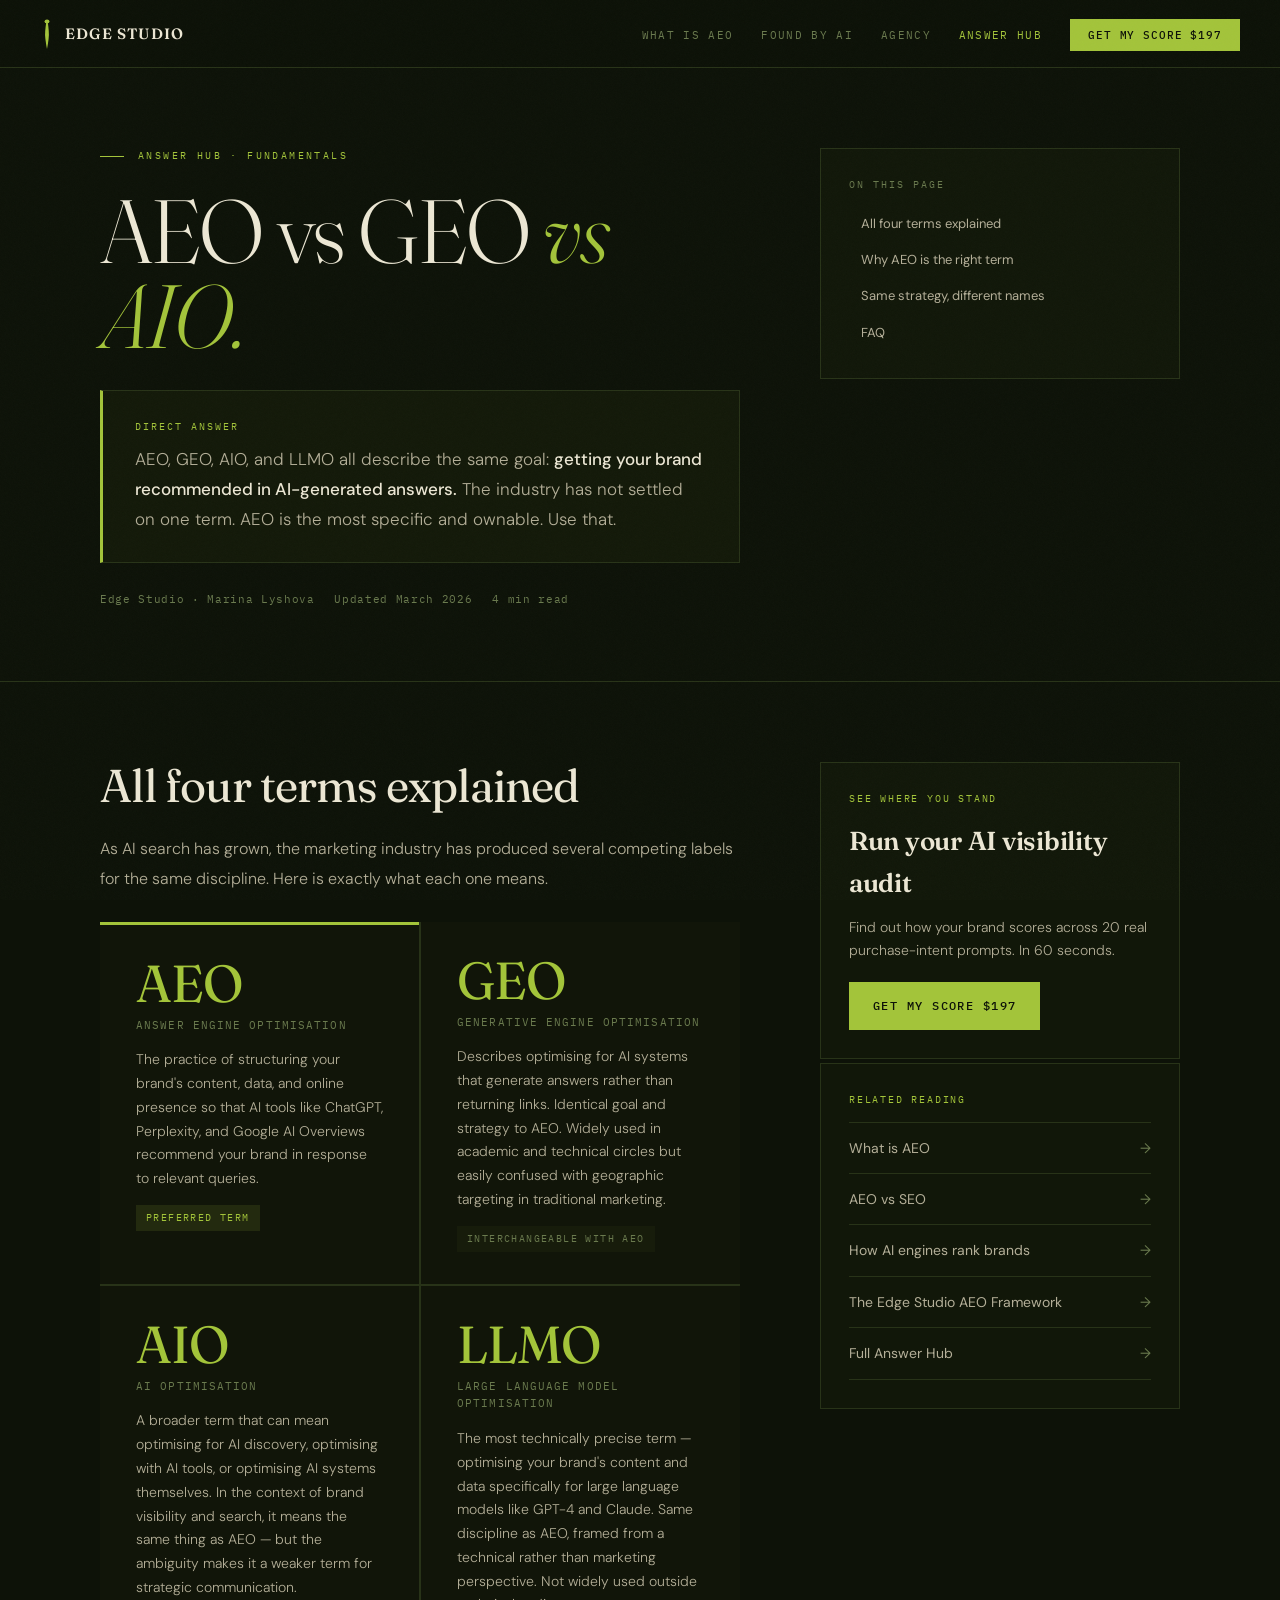
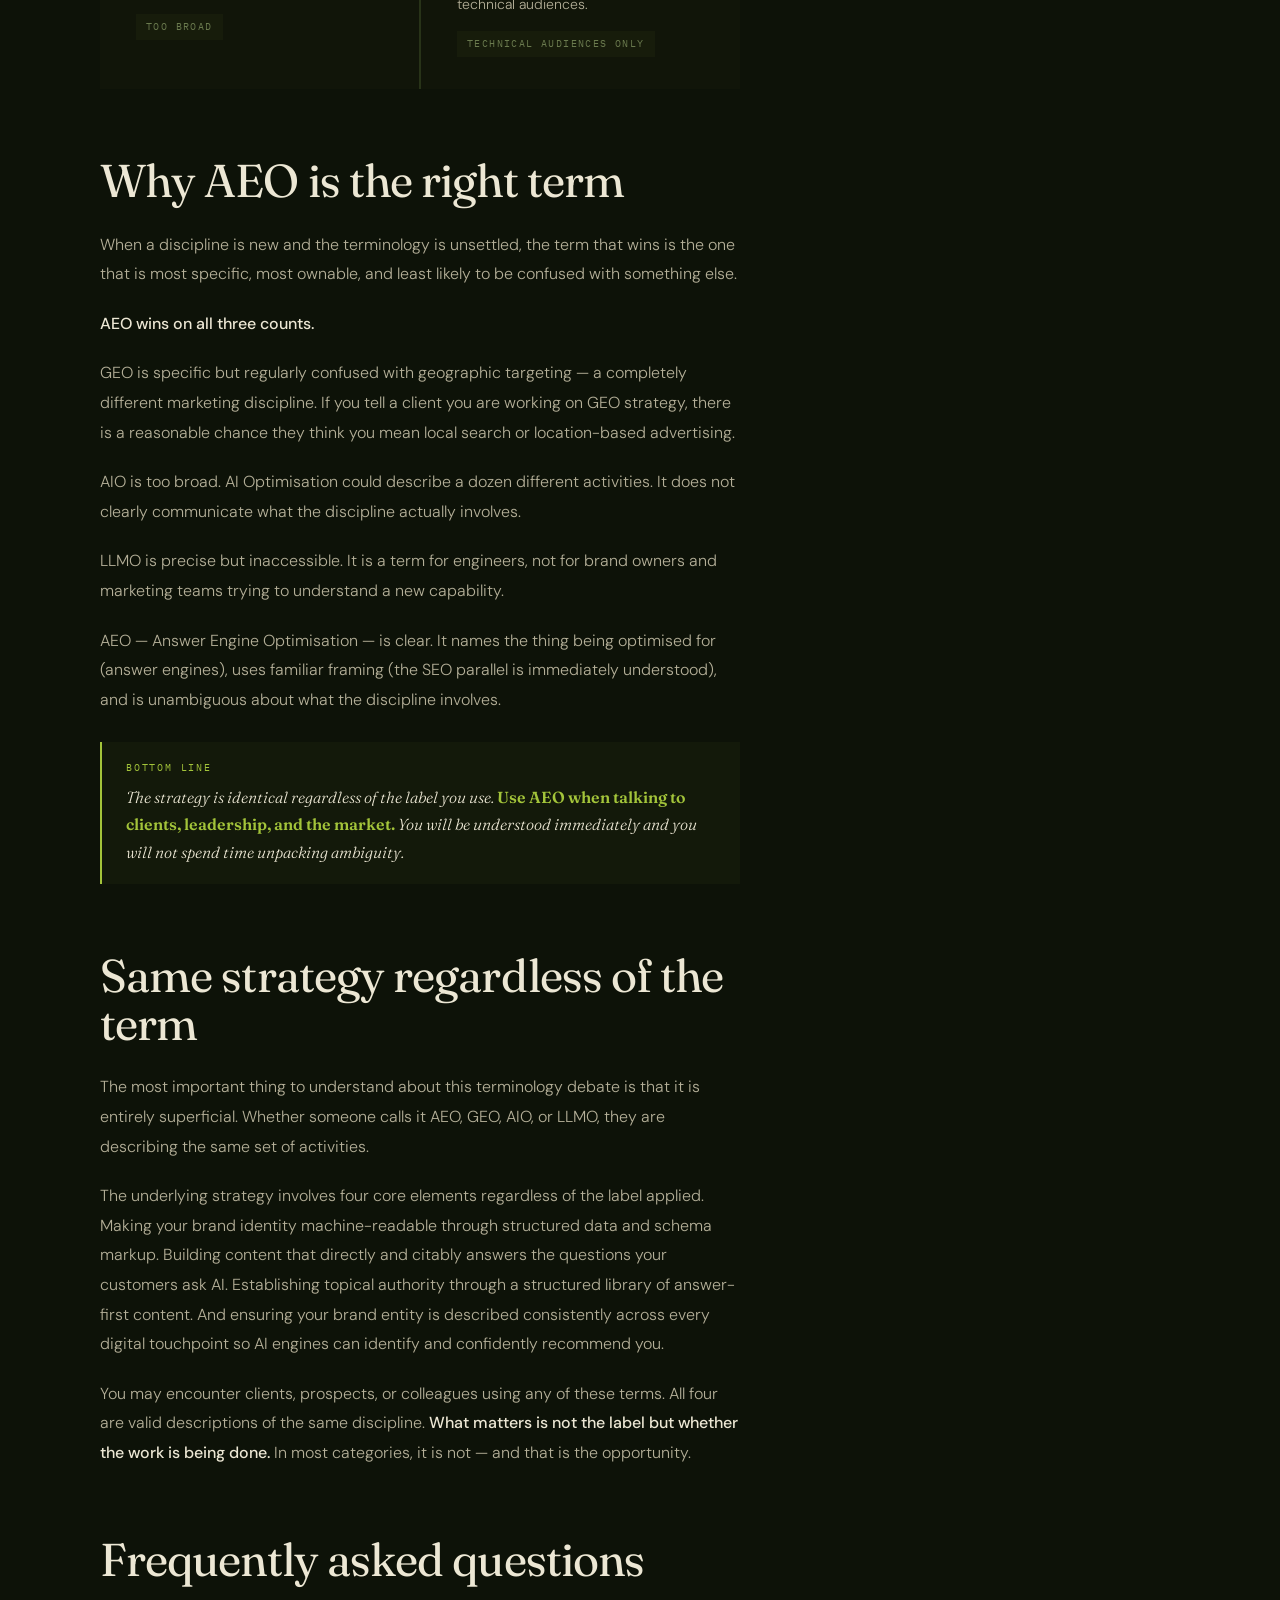
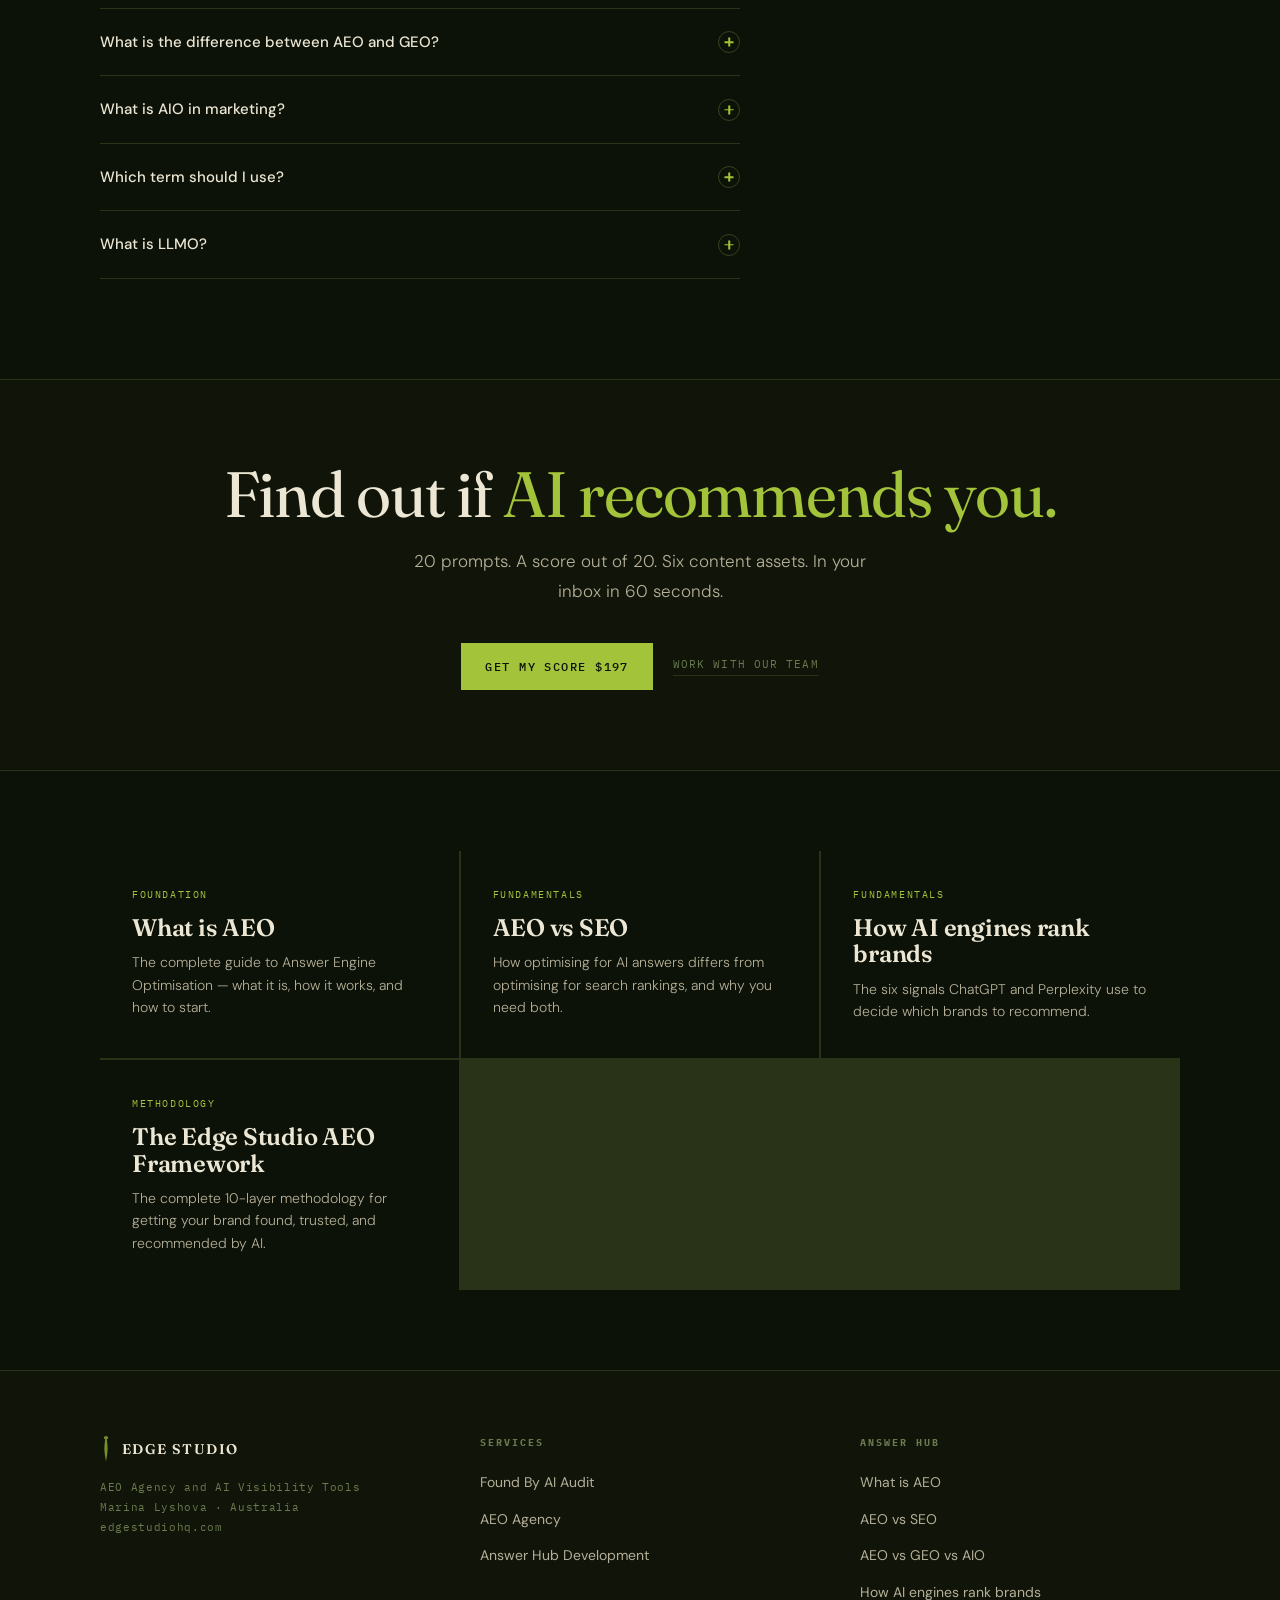
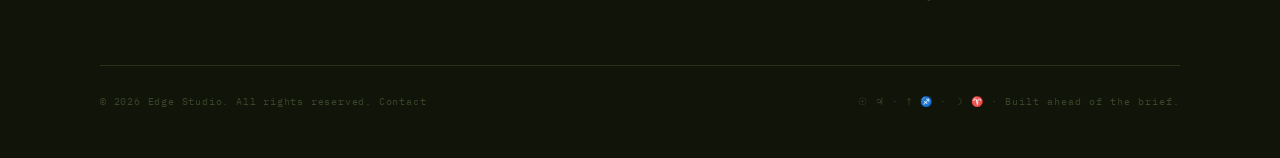
<file: answer-hub/aeo-vs-geo.html>
<!DOCTYPE html>
<html lang="en">
<head>
  <meta charset="UTF-8">
  <meta name="viewport" content="width=device-width, initial-scale=1.0">
  <title>AEO vs GEO vs AIO — What's the Difference? | Edge Studio Answer Hub</title>
  <meta name="description" content="AEO, GEO, AIO, LLMO — the industry uses several terms for optimising brands for AI search. Here is what each one means, how they differ, and which to use.">
  <link rel="canonical" href="https://edgestudiohq.com/answer-hub/aeo-vs-geo">
  <link rel="icon" type="image/png" href="/images/favicon.png">
  <link rel="preconnect" href="https://fonts.googleapis.com">
  <link rel="preconnect" href="https://fonts.gstatic.com" crossorigin>
  <link href="https://fonts.googleapis.com/css2?family=Fraunces:ital,opsz,wght@0,9..144,300;0,9..144,400;0,9..144,600;0,9..144,700;1,9..144,300;1,9..144,400&family=DM+Sans:ital,wght@0,300;0,400;0,500;1,300&family=IBM+Plex+Mono:wght@300;400;500&display=swap" rel="stylesheet">
  <script type="application/ld+json">{"@context":"https://schema.org","@type":"Article","headline":"AEO vs GEO vs AIO: What is the Difference?","description":"AEO, GEO, AIO, and LLMO all describe the same goal: getting your brand recommended in AI-generated answers. This article explains what each means and which term to use.","author":{"@type":"Person","name":"Marina Lyshova","url":"https://edgestudiohq.com"},"publisher":{"@type":"Organization","name":"Edge Studio","url":"https://edgestudiohq.com"},"mainEntityOfPage":"https://edgestudiohq.com/answer-hub/aeo-vs-geo","dateModified":"2026-03-01"}</script>
  <script type="application/ld+json">{"@context":"https://schema.org","@type":"FAQPage","mainEntity":[{"@type":"Question","name":"What is the difference between AEO and GEO?","acceptedAnswer":{"@type":"Answer","text":"AEO and GEO describe the same discipline. AEO is preferred because GEO is frequently confused with geographic targeting in traditional marketing."}},{"@type":"Question","name":"What is AIO in marketing?","acceptedAnswer":{"@type":"Answer","text":"AIO stands for AI Optimisation. In the context of brand visibility, it refers to the same discipline as AEO — structuring your brand to be recommended by AI tools."}},{"@type":"Question","name":"What is LLMO?","acceptedAnswer":{"@type":"Answer","text":"LLMO stands for Large Language Model Optimisation — the same discipline as AEO, framed from a technical perspective. Use it with technical audiences only."}},{"@type":"Question","name":"Which term should I use — AEO, GEO, or AIO?","acceptedAnswer":{"@type":"Answer","text":"Use AEO. It is the most specific, most ownable, and least ambiguous term for the discipline."}}]}</script>
  <style>
    *,*::before,*::after{box-sizing:border-box;margin:0;padding:0}
    :root{--ink:#0d1208;--ink-deep:#111509;--ink-surface:#161d0f;--border:#283318;--border-soft:#344420;--growth:#a3c43a;--growth-pale:#d4e890;--cream:#ece7d4;--cream-soft:#b4af98;--muted:#6a7a4e;--faint:#3a4428;--display:'Fraunces',serif;--body:'DM Sans',sans-serif;--mono:'IBM Plex Mono',monospace;--ease:cubic-bezier(0.16,1,0.3,1)}
    html{scroll-behavior:smooth}
    body{background:var(--ink);color:var(--cream);font-family:var(--body);font-size:16px;line-height:1.6;-webkit-font-smoothing:antialiased;overflow-x:hidden}
    body::after{content:'';position:fixed;inset:0;pointer-events:none;z-index:999;opacity:.025;background-image:url("data:image/svg+xml,%3Csvg viewBox='0 0 256 256' xmlns='http://www.w3.org/2000/svg'%3E%3Cfilter id='n'%3E%3CfeTurbulence type='fractalNoise' baseFrequency='0.9' numOctaves='4' stitchTiles='stitch'/%3E%3C/filter%3E%3Crect width='100%25' height='100%25' filter='url(%23n)'/%3E%3C/svg%3E");background-size:128px}
    img{max-width:100%;display:block}a{text-decoration:none;color:inherit}ul{list-style:none}
    .container{width:100%;max-width:1160px;margin:0 auto;padding:0 40px}
    .growth{color:var(--growth)}
    .eyebrow{font-family:var(--mono);font-size:10px;letter-spacing:.24em;text-transform:uppercase;color:var(--growth);display:flex;align-items:center;gap:14px;margin-bottom:24px}
    .eyebrow::before{content:'';display:block;width:24px;height:1px;background:var(--growth);flex-shrink:0}
    @keyframes fadeUp{from{opacity:0;transform:translateY(18px)}to{opacity:1;transform:translateY(0)}}
    .a1{animation:fadeUp .9s var(--ease) .1s both}.a2{animation:fadeUp .9s var(--ease) .25s both}.a3{animation:fadeUp .9s var(--ease) .4s both}
    .nav{position:fixed;top:0;left:0;right:0;z-index:100;height:68px;padding:0 40px;display:flex;align-items:center;justify-content:space-between;background:rgba(13,18,8,.94);backdrop-filter:blur(16px);border-bottom:1px solid var(--border)}
    .nav-logo{display:flex;align-items:center;gap:11px}
    .nav-mark{width:14px;height:32px;color:var(--growth);flex-shrink:0}
    .nav-wordmark{font-family:var(--display);font-size:15px;font-weight:600;letter-spacing:.08em;text-transform:uppercase;color:var(--cream);line-height:1}
    .nav-links{display:flex;gap:28px;align-items:center}
    .nav-links a{font-family:var(--mono);font-size:11px;letter-spacing:.12em;text-transform:uppercase;color:var(--muted);transition:color .2s}
    .nav-links a:hover{color:var(--cream)}.nav-links a.active{color:var(--growth)}
    .nav-btn{background:var(--growth)!important;color:var(--ink)!important;font-weight:500!important;padding:9px 18px!important;transition:background .2s!important;letter-spacing:.08em!important}
    .nav-btn:hover{background:var(--growth-pale)!important;color:var(--ink)!important}
    .page-hero{padding-top:68px;border-bottom:1px solid var(--border)}
    .page-hero-inner{padding:80px 40px 72px;max-width:1160px;margin:0 auto;display:grid;grid-template-columns:1fr 360px;gap:80px;align-items:start}
    .page-h1{font-family:var(--display);font-size:clamp(52px,7vw,92px);font-weight:300;line-height:.95;letter-spacing:-.02em;color:var(--cream);margin-bottom:32px}
    .page-h1 .accent{color:var(--growth);font-style:italic}
    .answer-block{background:rgba(163,196,58,.04);border:1px solid var(--border);border-left:3px solid var(--growth);padding:28px 32px;margin-bottom:28px}
    .answer-block-label{font-family:var(--mono);font-size:10px;letter-spacing:.2em;text-transform:uppercase;color:var(--growth);margin-bottom:10px}
    .answer-block p{font-size:17px;line-height:1.75;color:var(--cream-soft);font-weight:300}
    .answer-block strong{color:var(--cream);font-weight:500}
    .page-hero-meta{font-family:var(--mono);font-size:11px;color:var(--muted);display:flex;gap:20px;flex-wrap:wrap;letter-spacing:.06em}
    .toc{background:rgba(163,196,58,.03);border:1px solid var(--border);padding:28px;position:sticky;top:84px}
    .toc-label{font-family:var(--mono);font-size:10px;letter-spacing:.2em;text-transform:uppercase;color:var(--muted);margin-bottom:14px}
    .toc-list{display:flex;flex-direction:column;gap:2px}
    .toc-list a{font-size:13px;color:var(--cream-soft);padding:8px 10px;border-left:2px solid transparent;transition:color .2s,border-color .2s;line-height:1.4}
    .toc-list a:hover{color:var(--growth);border-left-color:var(--growth)}
    .article-wrap{padding:80px 0 100px}
    .article-inner{max-width:1160px;margin:0 auto;padding:0 40px;display:grid;grid-template-columns:1fr 360px;gap:80px;align-items:start}
    .article-body{min-width:0}
    .article-sidebar{position:sticky;top:84px;display:flex;flex-direction:column;gap:2px}
    .article-section{margin-bottom:68px;scroll-margin-top:92px}
    .article-section:last-child{margin-bottom:0}
    .section-h2{font-family:var(--display);font-size:clamp(32px,4vw,46px);font-weight:400;letter-spacing:-.02em;line-height:1.05;margin-bottom:24px;color:var(--cream)}
    .article-body p{font-size:16px;color:var(--cream-soft);line-height:1.85;margin-bottom:20px;font-weight:300}
    .article-body p:last-child{margin-bottom:0}
    .article-body strong{color:var(--cream);font-weight:500}
    .article-body a{color:var(--growth);border-bottom:1px solid rgba(163,196,58,.3);transition:border-color .2s}
    .article-body a:hover{border-color:var(--growth)}
    .term-grid{display:grid;grid-template-columns:1fr 1fr;gap:2px;background:var(--border);margin:28px 0}
    .term-card{background:var(--ink-deep);padding:32px 36px}
    .term-card.featured{border-top:3px solid var(--growth)}
    .term-abbr{font-family:var(--display);font-size:52px;font-weight:400;color:var(--growth);letter-spacing:-.02em;line-height:1;margin-bottom:8px}
    .term-full{font-family:var(--mono);font-size:11px;color:var(--muted);letter-spacing:.1em;text-transform:uppercase;margin-bottom:14px}
    .term-desc{font-size:14px;color:var(--cream-soft);line-height:1.7;font-weight:300}
    .term-verdict{display:inline-block;font-family:var(--mono);font-size:10px;letter-spacing:.14em;text-transform:uppercase;margin-top:14px;padding:5px 10px}
    .term-verdict.preferred{background:rgba(163,196,58,.12);color:var(--growth)}
    .term-verdict.neutral{background:rgba(163,196,58,.04);color:var(--muted)}
    .callout{border-left:2px solid var(--growth);padding:18px 24px;margin:28px 0;background:rgba(163,196,58,.04)}
    .callout p{font-family:var(--display);font-size:16px;font-style:italic;color:var(--cream);line-height:1.7;margin:0;font-weight:300}
    .callout strong{color:var(--growth);font-style:normal;font-weight:600}
    .callout-label{font-family:var(--mono);font-size:10px;letter-spacing:.18em;text-transform:uppercase;color:var(--growth);margin-bottom:8px}
    .sidebar-card{background:rgba(163,196,58,.03);border:1px solid var(--border);padding:28px}
    .sidebar-card-label{font-family:var(--mono);font-size:10px;letter-spacing:.18em;text-transform:uppercase;color:var(--growth);margin-bottom:14px}
    .sidebar-card h3{font-family:var(--display);font-size:26px;font-weight:600;letter-spacing:-.01em;margin-bottom:12px;color:var(--cream)}
    .sidebar-card p{font-size:14px;color:var(--cream-soft);line-height:1.65;margin-bottom:20px;font-weight:300}
    .sidebar-links{display:flex;flex-direction:column}
    .sidebar-link{display:flex;justify-content:space-between;align-items:center;padding:14px 0;border-bottom:1px solid var(--border);font-size:14px;color:var(--cream-soft);transition:color .2s}
    .sidebar-link:first-child{border-top:1px solid var(--border)}
    .sidebar-link:hover{color:var(--growth)}
    .sidebar-link span:last-child{color:var(--muted)}
    .btn-primary{display:inline-block;background:var(--growth);color:var(--ink);font-family:var(--mono);font-size:12px;font-weight:500;letter-spacing:.12em;text-transform:uppercase;padding:14px 24px;transition:background .2s,transform .2s}
    .btn-primary:hover{background:var(--growth-pale);transform:translateY(-1px)}
    .btn-ghost{font-family:var(--mono);font-size:11px;letter-spacing:.1em;text-transform:uppercase;color:var(--muted);border-bottom:1px solid var(--border);padding-bottom:2px;transition:color .2s,border-color .2s}
    .btn-ghost:hover{color:var(--cream);border-color:var(--muted)}
    .faq-list{border-top:1px solid var(--border);margin-top:24px}
    .faq-item{border-bottom:1px solid var(--border)}
    .faq-q{width:100%;background:none;border:none;padding:22px 0;display:flex;justify-content:space-between;align-items:center;gap:24px;cursor:pointer;text-align:left}
    .faq-q-text{font-size:15px;font-weight:500;color:var(--cream);line-height:1.5;font-family:var(--body)}
    .faq-icon{width:22px;height:22px;border-radius:50%;border:1px solid var(--border-soft);flex-shrink:0;position:relative}
    .faq-icon::before,.faq-icon::after{content:'';position:absolute;background:var(--growth);top:50%;left:50%}
    .faq-icon::before{width:9px;height:1.5px;transform:translate(-50%,-50%)}
    .faq-icon::after{width:1.5px;height:9px;transform:translate(-50%,-50%);transition:transform .3s,opacity .3s}
    .faq-item.open .faq-icon::after{transform:translate(-50%,-50%) rotate(90deg);opacity:0}
    .faq-a{max-height:0;overflow:hidden;transition:max-height .4s var(--ease)}
    .faq-item.open .faq-a{max-height:300px}
    .faq-a-inner{padding:0 0 20px;font-size:15px;color:var(--cream-soft);line-height:1.85;font-weight:300}
    .cta-strip{background:var(--ink-deep);border-top:1px solid var(--border);border-bottom:1px solid var(--border);padding:80px 0;text-align:center}
    .cta-strip h2{font-family:var(--display);font-size:clamp(38px,5vw,64px);font-weight:400;letter-spacing:-.02em;line-height:1.05;margin-bottom:20px}
    .cta-strip p{font-size:17px;color:var(--cream-soft);line-height:1.75;max-width:480px;margin:0 auto 36px;font-weight:300}
    .cta-btns{display:flex;gap:20px;justify-content:center;align-items:center;flex-wrap:wrap}
    .related{padding:80px 0}
    .related-grid{display:grid;grid-template-columns:repeat(3,1fr);gap:2px;background:var(--border)}
    .related-card{background:var(--ink);padding:36px 32px;transition:background .2s;display:block}
    .related-card:hover{background:var(--ink-surface)}
    .related-tag{font-family:var(--mono);font-size:10px;letter-spacing:.16em;text-transform:uppercase;color:var(--growth);margin-bottom:12px}
    .related-card h3{font-family:var(--display);font-size:24px;font-weight:600;letter-spacing:-.01em;margin-bottom:10px;line-height:1.1;color:var(--cream)}
    .related-card p{font-size:14px;color:var(--cream-soft);line-height:1.6;font-weight:300}
    footer{border-top:1px solid var(--border);padding:64px 0 48px;background:var(--ink-deep)}
    .footer-grid{display:grid;grid-template-columns:1fr 1fr 1fr;gap:60px;margin-bottom:60px}
    .footer-brand-lock{display:flex;align-items:center;gap:10px;margin-bottom:16px}
    .footer-mark{width:12px;height:27px;color:var(--growth);opacity:.7}
    .footer-wordmark{font-family:var(--display);font-size:14px;font-weight:600;letter-spacing:.1em;text-transform:uppercase;color:var(--cream)}
    .footer-tag{font-family:var(--mono);font-size:11px;color:var(--muted);line-height:1.8;letter-spacing:.06em}
    .footer-col h4{font-family:var(--mono);font-size:10px;letter-spacing:.2em;text-transform:uppercase;color:var(--muted);margin-bottom:18px}
    .footer-col ul{display:flex;flex-direction:column;gap:11px}
    .footer-col a{font-size:14px;color:var(--cream-soft);transition:color .2s}
    .footer-col a:hover{color:var(--growth)}
    .footer-bottom{border-top:1px solid var(--border);padding-top:28px;display:flex;justify-content:space-between;align-items:center}
    .footer-copy{font-family:var(--mono);font-size:10px;color:var(--faint);letter-spacing:.08em}
    .footer-copy a{color:var(--faint);transition:color .2s}
    .footer-copy a:hover{color:var(--growth)}
    .footer-sig{font-family:var(--mono);font-size:10px;color:var(--faint);letter-spacing:.1em}
    @media(max-width:960px){
      .page-hero-inner,.article-inner{grid-template-columns:1fr;gap:48px}
      .toc,.article-sidebar{position:static}.page-hero-inner .toc{display:none}
      .container,.nav{padding:0 24px}.page-hero-inner{padding:72px 24px 56px}
      .article-wrap{padding:56px 0 80px}.article-inner{padding:0 24px}
      .term-grid{grid-template-columns:1fr}
      .related-grid{grid-template-columns:1fr}
      .footer-grid{grid-template-columns:1fr 1fr;gap:40px}
      .footer-bottom{flex-direction:column;gap:12px;text-align:center}
    }
    @media(max-width:580px){.footer-grid{grid-template-columns:1fr}.cta-btns{flex-direction:column}}
  </style>

<!-- analytics-injected -->
  <!-- Google Analytics -->
  <script async src="https://www.googletagmanager.com/gtag/js?id=G-KHZSJQYYH3"></script>
  <script>
    window.dataLayer = window.dataLayer || [];
    function gtag(){dataLayer.push(arguments);}
    gtag('js', new Date());
    gtag('config', 'G-KHZSJQYYH3');
  </script>
  <!-- Microsoft Clarity -->
  <script type="text/javascript">
    (function(c,l,a,r,i,t,y){
      c[a]=c[a]||function(){(c[a].q=c[a].q||[]).push(arguments)};
      t=l.createElement(r);t.async=1;
      t.src="https://www.clarity.ms/tag/"+i;
      y=l.getElementsByTagName(r)[0];
      y.parentNode.insertBefore(t,y);
    })(window,document,"clarity","script",'wb06zpvz96');
  </script>

</head>
<body>
<nav class="nav">
  <a href="/" class="nav-logo">
    <svg class="nav-mark" viewBox="0 0 40 90" fill="none"><ellipse cx="20" cy="9" rx="7" ry="5.5" fill="currentColor"/><path d="M17.5,13.5 C16,26 13,44 15.5,60 C17,70 18,78 20,88 C22,78 23,70 24.5,60 C27,44 24,26 22.5,13.5 Z" fill="currentColor"/></svg>
    <span class="nav-wordmark">Edge Studio</span>
  </a>
  <ul class="nav-links">
    <li><a href="/what-is-aeo">What is AEO</a></li>
    <li><a href="https://foundbyai.com.au">Found By AI</a></li>
    <li><a href="/aeo-agency">Agency</a></li>
    <li><a href="/answer-hub" class="active">Answer Hub</a></li>
    <li><a href="https://foundbyai.com.au" class="nav-btn">Get My Score $197</a></li>
  </ul>
</nav>

<header class="page-hero">
  <div class="page-hero-inner">
    <div>
      <div class="eyebrow a1">Answer Hub · Fundamentals</div>
      <h1 class="page-h1 a2">AEO vs GEO <span class="accent">vs AIO.</span></h1>
      <div class="answer-block a3">
        <div class="answer-block-label">Direct answer</div>
        <p>AEO, GEO, AIO, and LLMO all describe the same goal: <strong>getting your brand recommended in AI-generated answers.</strong> The industry has not settled on one term. AEO is the most specific and ownable. Use that.</p>
      </div>
      <div class="page-hero-meta a3">
        <span>Edge Studio · Marina Lyshova</span>
        <span>Updated March 2026</span>
        <span>4 min read</span>
      </div>
    </div>
    <nav class="toc">
      <div class="toc-label">On this page</div>
      <div class="toc-list">
        <a href="#all-four-terms">All four terms explained</a>
        <a href="#why-aeo-wins">Why AEO is the right term</a>
        <a href="#same-strategy">Same strategy, different names</a>
        <a href="#faq">FAQ</a>
      </div>
    </nav>
  </div>
</header>

<div class="article-wrap">
  <div class="article-inner">
    <article class="article-body">

      <section class="article-section" id="all-four-terms">
        <h2 class="section-h2">All four terms explained</h2>
        <p>As AI search has grown, the marketing industry has produced several competing labels for the same discipline. Here is exactly what each one means.</p>
        <div class="term-grid">
          <div class="term-card featured">
            <div class="term-abbr">AEO</div>
            <div class="term-full">Answer Engine Optimisation</div>
            <div class="term-desc">The practice of structuring your brand's content, data, and online presence so that AI tools like ChatGPT, Perplexity, and Google AI Overviews recommend your brand in response to relevant queries.</div>
            <span class="term-verdict preferred">Preferred term</span>
          </div>
          <div class="term-card">
            <div class="term-abbr">GEO</div>
            <div class="term-full">Generative Engine Optimisation</div>
            <div class="term-desc">Describes optimising for AI systems that generate answers rather than returning links. Identical goal and strategy to AEO. Widely used in academic and technical circles but easily confused with geographic targeting in traditional marketing.</div>
            <span class="term-verdict neutral">Interchangeable with AEO</span>
          </div>
          <div class="term-card">
            <div class="term-abbr">AIO</div>
            <div class="term-full">AI Optimisation</div>
            <div class="term-desc">A broader term that can mean optimising for AI discovery, optimising with AI tools, or optimising AI systems themselves. In the context of brand visibility and search, it means the same thing as AEO — but the ambiguity makes it a weaker term for strategic communication.</div>
            <span class="term-verdict neutral">Too broad</span>
          </div>
          <div class="term-card">
            <div class="term-abbr">LLMO</div>
            <div class="term-full">Large Language Model Optimisation</div>
            <div class="term-desc">The most technically precise term — optimising your brand's content and data specifically for large language models like GPT-4 and Claude. Same discipline as AEO, framed from a technical rather than marketing perspective. Not widely used outside technical audiences.</div>
            <span class="term-verdict neutral">Technical audiences only</span>
          </div>
        </div>
      </section>

      <section class="article-section" id="why-aeo-wins">
        <h2 class="section-h2">Why AEO is the right term</h2>
        <p>When a discipline is new and the terminology is unsettled, the term that wins is the one that is most specific, most ownable, and least likely to be confused with something else.</p>
        <p><strong>AEO wins on all three counts.</strong></p>
        <p>GEO is specific but regularly confused with geographic targeting — a completely different marketing discipline. If you tell a client you are working on GEO strategy, there is a reasonable chance they think you mean local search or location-based advertising.</p>
        <p>AIO is too broad. AI Optimisation could describe a dozen different activities. It does not clearly communicate what the discipline actually involves.</p>
        <p>LLMO is precise but inaccessible. It is a term for engineers, not for brand owners and marketing teams trying to understand a new capability.</p>
        <p>AEO — Answer Engine Optimisation — is clear. It names the thing being optimised for (answer engines), uses familiar framing (the SEO parallel is immediately understood), and is unambiguous about what the discipline involves.</p>
        <div class="callout">
          <div class="callout-label">Bottom line</div>
          <p>The strategy is identical regardless of the label you use. <strong>Use AEO when talking to clients, leadership, and the market.</strong> You will be understood immediately and you will not spend time unpacking ambiguity.</p>
        </div>
      </section>

      <section class="article-section" id="same-strategy">
        <h2 class="section-h2">Same strategy regardless of the term</h2>
        <p>The most important thing to understand about this terminology debate is that it is entirely superficial. Whether someone calls it AEO, GEO, AIO, or LLMO, they are describing the same set of activities.</p>
        <p>The underlying strategy involves four core elements regardless of the label applied. Making your brand identity machine-readable through structured data and schema markup. Building content that directly and citably answers the questions your customers ask AI. Establishing topical authority through a structured library of answer-first content. And ensuring your brand entity is described consistently across every digital touchpoint so AI engines can identify and confidently recommend you.</p>
        <p>You may encounter clients, prospects, or colleagues using any of these terms. All four are valid descriptions of the same discipline. <strong>What matters is not the label but whether the work is being done.</strong> In most categories, it is not — and that is the opportunity.</p>
      </section>

      <section class="article-section" id="faq">
        <h2 class="section-h2">Frequently asked questions</h2>
        <div class="faq-list">
          <div class="faq-item"><button class="faq-q" onclick="toggleFaq(this)"><span class="faq-q-text">What is the difference between AEO and GEO?</span><span class="faq-icon"></span></button><div class="faq-a"><p class="faq-a-inner">AEO and GEO describe the same discipline. AEO stands for Answer Engine Optimisation. GEO stands for Generative Engine Optimisation. Both refer to optimising your brand to appear in AI-generated answers. AEO is preferred because GEO is frequently confused with geographic targeting.</p></div></div>
          <div class="faq-item"><button class="faq-q" onclick="toggleFaq(this)"><span class="faq-q-text">What is AIO in marketing?</span><span class="faq-icon"></span></button><div class="faq-a"><p class="faq-a-inner">In the context of search and brand visibility, AIO stands for AI Optimisation and refers to the same discipline as AEO — structuring your brand to be recommended by AI tools. The term is less preferred because it is too broad and can refer to several unrelated activities.</p></div></div>
          <div class="faq-item"><button class="faq-q" onclick="toggleFaq(this)"><span class="faq-q-text">Which term should I use?</span><span class="faq-icon"></span></button><div class="faq-a"><p class="faq-a-inner">Use AEO. It is the most specific, most ownable, and least ambiguous term for the discipline. It draws an immediate parallel with SEO, which most audiences already understand, and it clearly names the thing being optimised for — answer engines.</p></div></div>
          <div class="faq-item"><button class="faq-q" onclick="toggleFaq(this)"><span class="faq-q-text">What is LLMO?</span><span class="faq-icon"></span></button><div class="faq-a"><p class="faq-a-inner">LLMO stands for Large Language Model Optimisation. Same discipline as AEO, framed from a more technical perspective. Use this term when speaking to technical audiences. Use AEO everywhere else.</p></div></div>
        </div>
      </section>

    </article>
    <aside class="article-sidebar">
      <div class="sidebar-card">
        <div class="sidebar-card-label">See where you stand</div>
        <h3>Run your AI visibility audit</h3>
        <p>Find out how your brand scores across 20 real purchase-intent prompts. In 60 seconds.</p>
        <a href="https://foundbyai.com.au" class="btn-primary">Get My Score $197</a>
      </div>
      <div class="sidebar-card" style="margin-top:2px">
        <div class="sidebar-card-label">Related reading</div>
        <div class="sidebar-links">
          <a href="/what-is-aeo" class="sidebar-link"><span>What is AEO</span><span>&rarr;</span></a>
          <a href="/answer-hub/aeo-vs-seo" class="sidebar-link"><span>AEO vs SEO</span><span>&rarr;</span></a>
          <a href="/answer-hub/how-ai-engines-rank-brands" class="sidebar-link"><span>How AI engines rank brands</span><span>&rarr;</span></a>
          <a href="/aeo-framework" class="sidebar-link"><span>The Edge Studio AEO Framework</span><span>&rarr;</span></a>
          <a href="/answer-hub" class="sidebar-link"><span>Full Answer Hub</span><span>&rarr;</span></a>
        </div>
      </div>
    </aside>
  </div>
</div>

<section class="cta-strip">
  <div class="container">
    <h2>Find out if <span class="growth">AI recommends you.</span></h2>
    <p>20 prompts. A score out of 20. Six content assets. In your inbox in 60 seconds.</p>
    <div class="cta-btns">
      <a href="https://foundbyai.com.au" class="btn-primary">Get My Score $197</a>
      <a href="/aeo-agency" class="btn-ghost">Work with our team</a>
    </div>
  </div>
</section>

<section class="related">
  <div class="container">
    <div class="related-grid">
      <a href="/what-is-aeo" class="related-card"><div class="related-tag">Foundation</div><h3>What is AEO</h3><p>The complete guide to Answer Engine Optimisation — what it is, how it works, and how to start.</p></a>
      <a href="/answer-hub/aeo-vs-seo" class="related-card"><div class="related-tag">Fundamentals</div><h3>AEO vs SEO</h3><p>How optimising for AI answers differs from optimising for search rankings, and why you need both.</p></a>
      <a href="/answer-hub/how-ai-engines-rank-brands" class="related-card"><div class="related-tag">Fundamentals</div><h3>How AI engines rank brands</h3><p>The six signals ChatGPT and Perplexity use to decide which brands to recommend.</p></a>
      <a href="/aeo-framework" class="related-card"><div class="related-tag">Methodology</div><h3>The Edge Studio AEO Framework</h3><p>The complete 10-layer methodology for getting your brand found, trusted, and recommended by AI.</p></a>
    </div>
  </div>
</section>

<footer>
  <div class="container">
    <div class="footer-grid">
      <div>
        <div class="footer-brand-lock">
          <svg class="footer-mark" viewBox="0 0 40 90" fill="none"><ellipse cx="20" cy="9" rx="7" ry="5.5" fill="currentColor"/><path d="M17.5,13.5 C16,26 13,44 15.5,60 C17,70 18,78 20,88 C22,78 23,70 24.5,60 C27,44 24,26 22.5,13.5 Z" fill="currentColor"/></svg>
          <span class="footer-wordmark">Edge Studio</span>
        </div>
        <p class="footer-tag">AEO Agency and AI Visibility Tools</p>
        <p class="footer-tag">Marina Lyshova · Australia</p>
        <p class="footer-tag">edgestudiohq.com</p>
      </div>
      <div class="footer-col"><h4>Services</h4><ul><li><a href="https://foundbyai.com.au">Found By AI Audit</a></li><li><a href="/aeo-agency">AEO Agency</a></li><li><a href="/aeo-agency">Answer Hub Development</a></li></ul></div>
      <div class="footer-col"><h4>Answer Hub</h4><ul><li><a href="/what-is-aeo">What is AEO</a></li><li><a href="/answer-hub/aeo-vs-seo">AEO vs SEO</a></li><li><a href="/answer-hub/aeo-vs-geo">AEO vs GEO vs AIO</a></li><li><a href="/answer-hub/how-ai-engines-rank-brands">How AI engines rank brands</a></li></ul></div>
    </div>
    <div class="footer-bottom">
      <p class="footer-copy">&copy; 2026 Edge Studio. All rights reserved. <a href="/contact">Contact</a></p>
      <p class="footer-sig">&#9737; &#9795; &middot; &#8593; &#9808; &middot; &#9789; &#9800; &middot; Built ahead of the brief.</p>
    </div>
  </div>
</footer>
<script>function toggleFaq(btn){const item=btn.closest('.faq-item');const isOpen=item.classList.contains('open');document.querySelectorAll('.faq-item.open').forEach(el=>el.classList.remove('open'));if(!isOpen)item.classList.add('open')}</script>
</body>
</html>
</file>
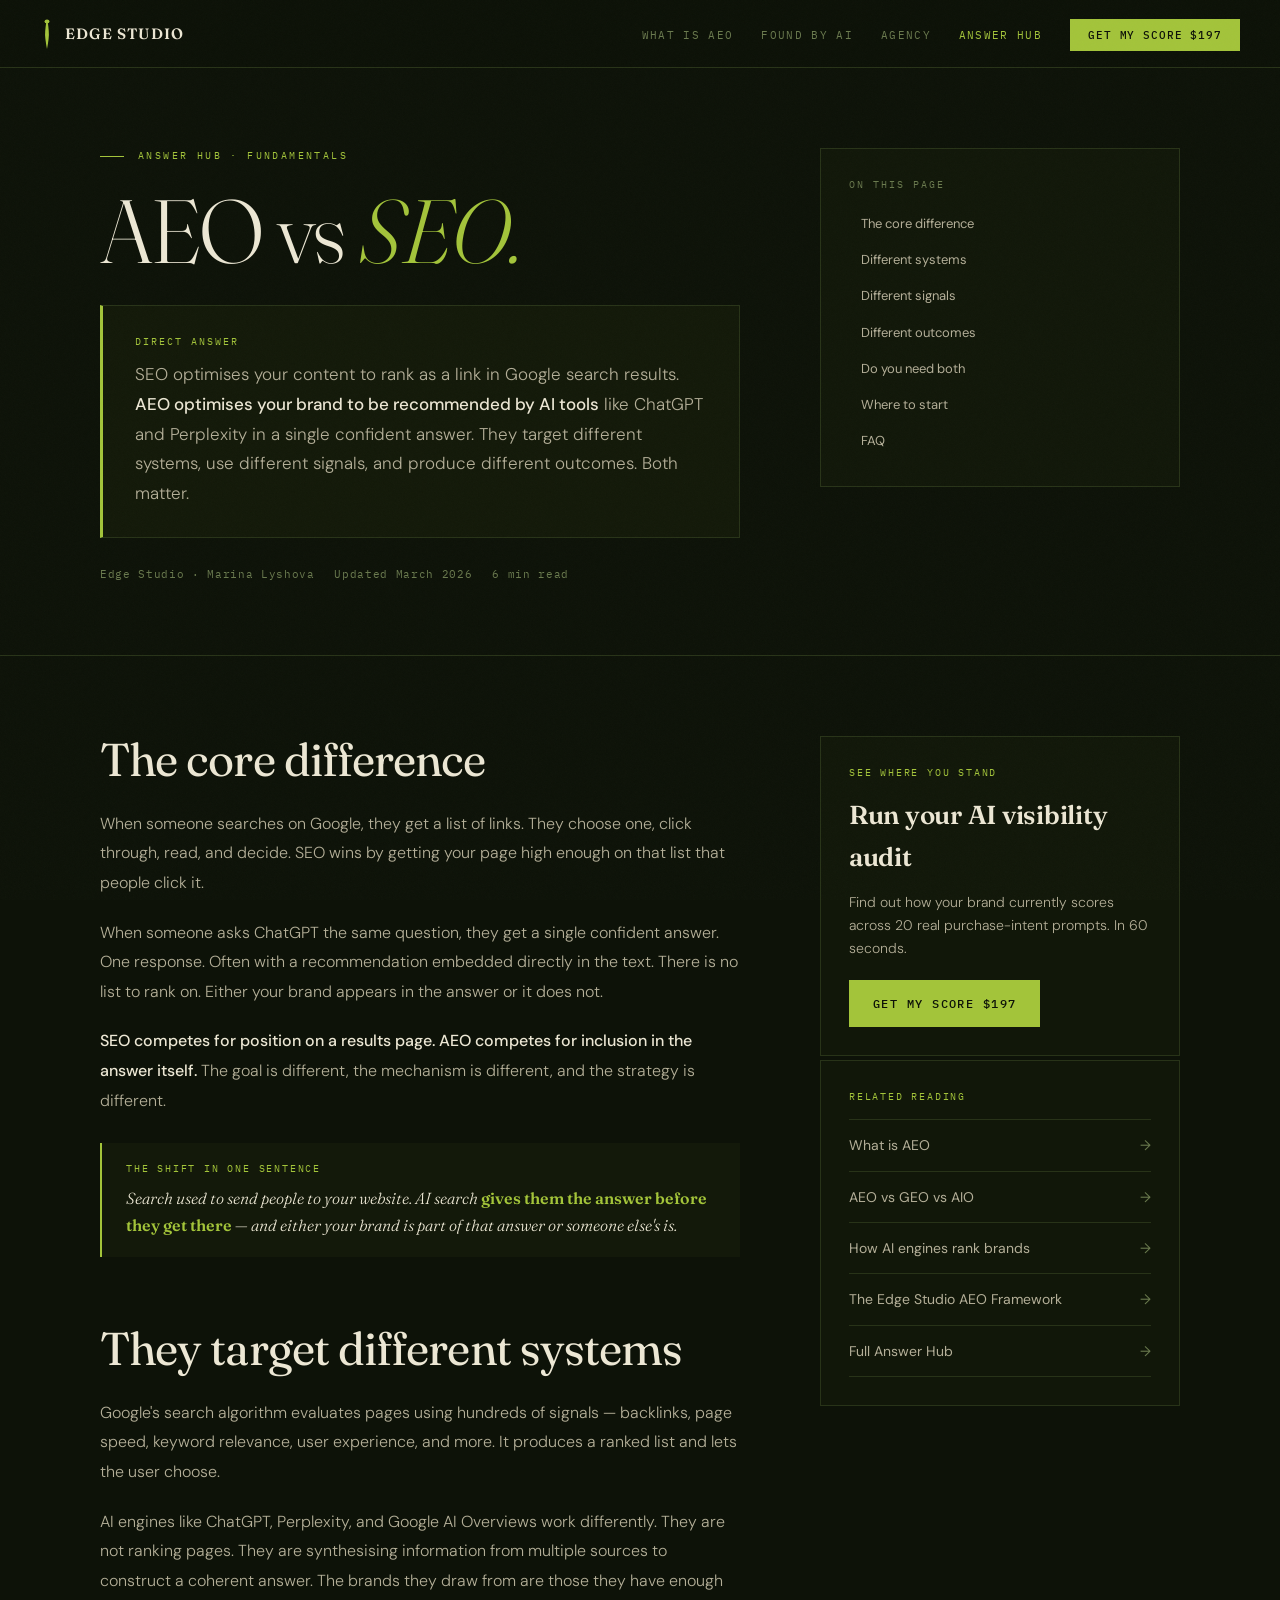
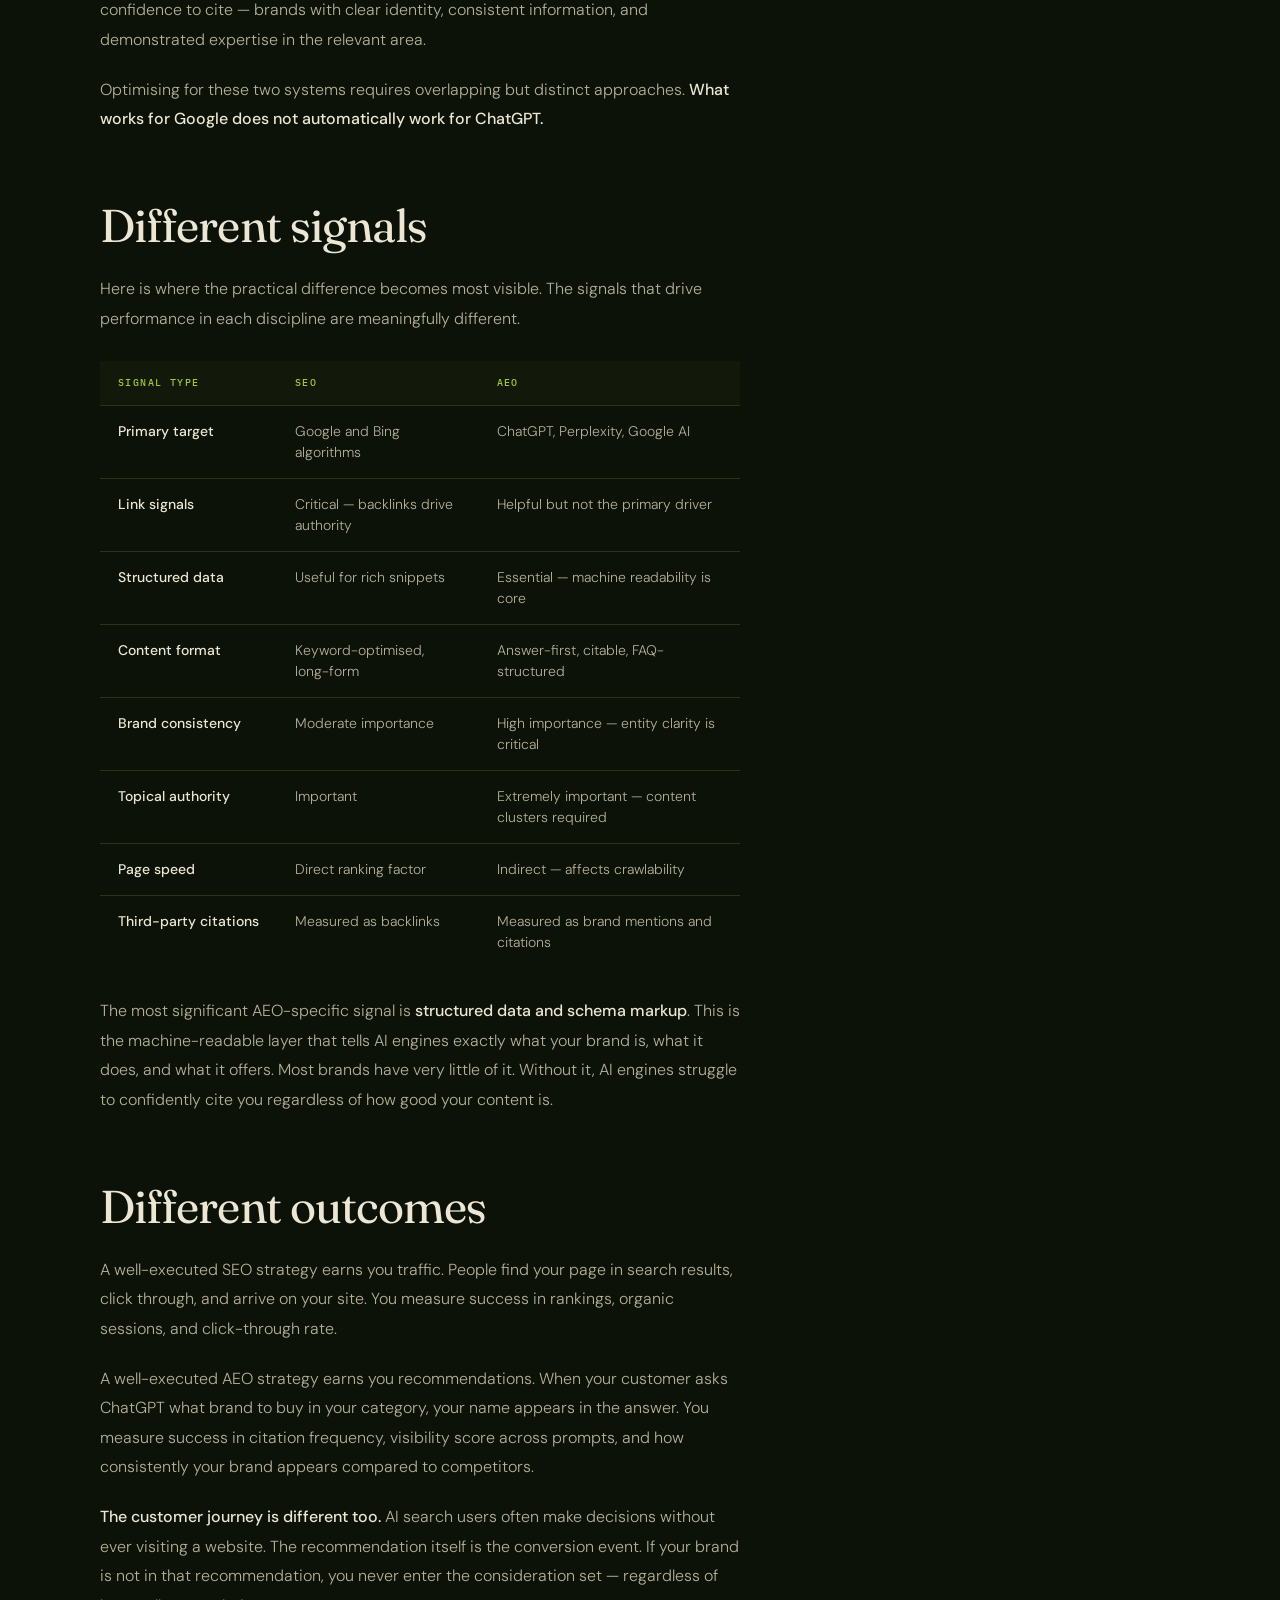
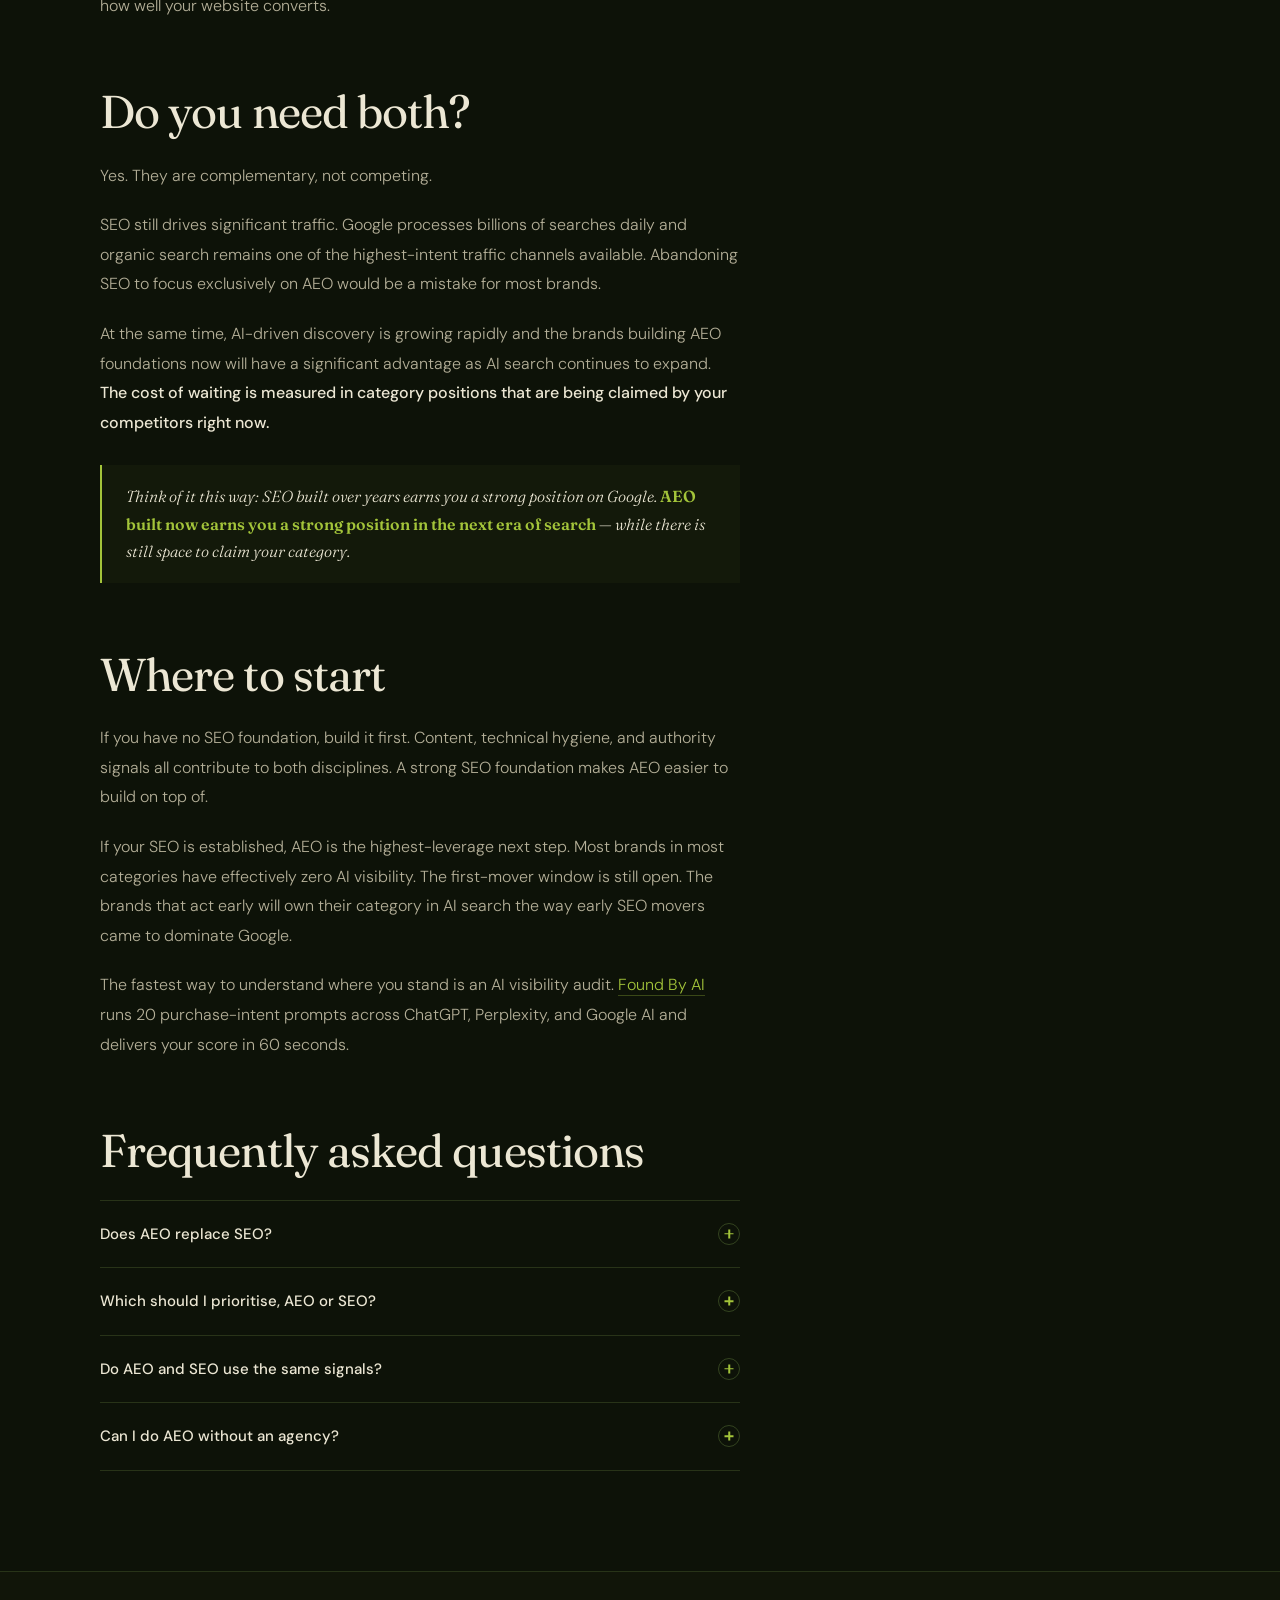
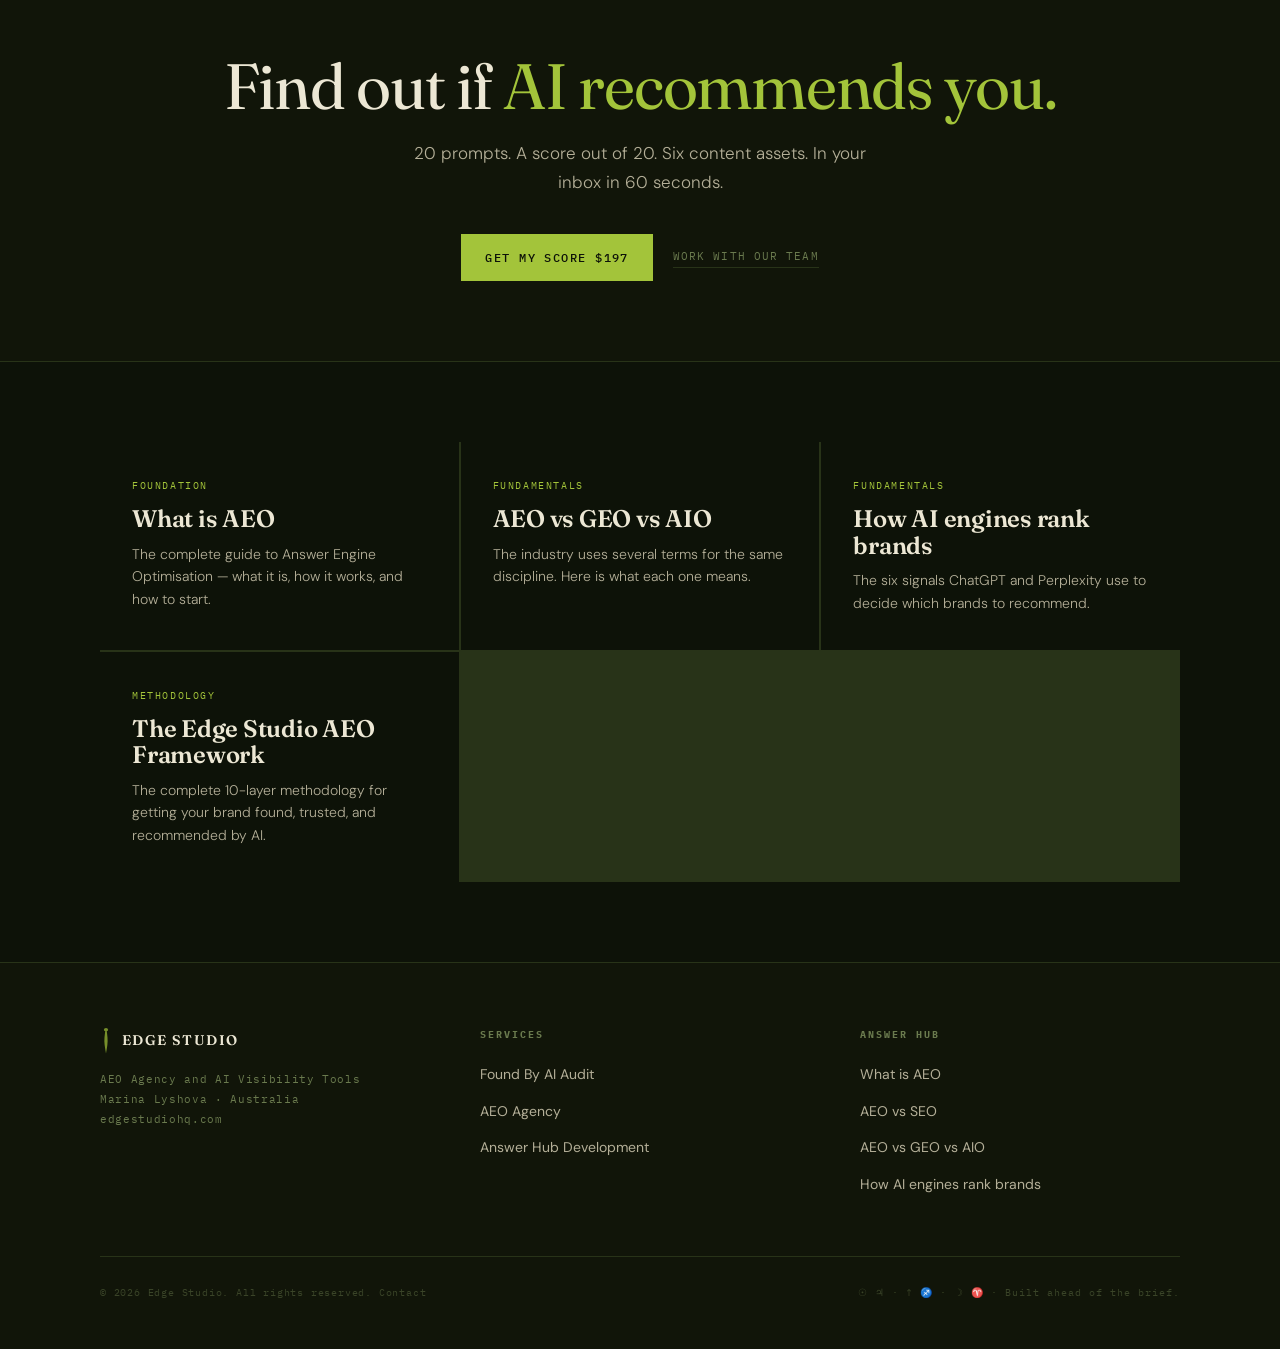
<file: answer-hub/aeo-vs-seo.html>
<!DOCTYPE html>
<html lang="en">
<head>
  <meta charset="UTF-8">
  <meta name="viewport" content="width=device-width, initial-scale=1.0">
  <title>AEO vs SEO — What's the Difference? | Edge Studio Answer Hub</title>
  <meta name="description" content="AEO and SEO are not the same discipline. Here is exactly how they differ, why you need both, and what each one requires to do well.">
  <link rel="canonical" href="https://edgestudiohq.com/answer-hub/aeo-vs-seo">
  <link rel="icon" type="image/png" href="/images/favicon.png">
  <link rel="preconnect" href="https://fonts.googleapis.com">
  <link rel="preconnect" href="https://fonts.gstatic.com" crossorigin>
  <link href="https://fonts.googleapis.com/css2?family=Fraunces:ital,opsz,wght@0,9..144,300;0,9..144,400;0,9..144,600;0,9..144,700;1,9..144,300;1,9..144,400&family=DM+Sans:ital,wght@0,300;0,400;0,500;1,300&family=IBM+Plex+Mono:wght@300;400;500&display=swap" rel="stylesheet">
  <script type="application/ld+json">{"@context":"https://schema.org","@type":"Article","headline":"AEO vs SEO: What is the Difference?","description":"AEO and SEO target different systems and use different signals. This article explains how they differ, where they overlap, and why brands need both.","author":{"@type":"Person","name":"Marina Lyshova","url":"https://edgestudiohq.com"},"publisher":{"@type":"Organization","name":"Edge Studio","url":"https://edgestudiohq.com"},"mainEntityOfPage":"https://edgestudiohq.com/answer-hub/aeo-vs-seo","dateModified":"2026-03-01"}</script>
  <script type="application/ld+json">{"@context":"https://schema.org","@type":"FAQPage","mainEntity":[{"@type":"Question","name":"What is the difference between AEO and SEO?","acceptedAnswer":{"@type":"Answer","text":"SEO optimises your content to rank as a link in Google search results. AEO optimises your brand to be recommended by AI tools like ChatGPT and Perplexity in a single confident answer. They target different systems, use different signals, and produce different outcomes."}},{"@type":"Question","name":"Does AEO replace SEO?","acceptedAnswer":{"@type":"Answer","text":"No. AEO extends SEO rather than replacing it. Brands that invest in both will have the strongest visibility across all search surfaces."}},{"@type":"Question","name":"Which should I prioritise, AEO or SEO?","acceptedAnswer":{"@type":"Answer","text":"If you have no SEO foundation, build it first. If your SEO is established, AEO is the highest-leverage next step because most brands have zero AI visibility and the first-mover window is still open."}},{"@type":"Question","name":"Do AEO and SEO use the same signals?","acceptedAnswer":{"@type":"Answer","text":"They share some foundations. But AEO adds specific signals: structured data and schema markup, brand entity consistency, answer-first content format, and topical authority demonstrated through citable content."}}]}</script>
  <style>
    *,*::before,*::after{box-sizing:border-box;margin:0;padding:0}
    :root{--ink:#0d1208;--ink-deep:#111509;--ink-surface:#161d0f;--border:#283318;--border-soft:#344420;--growth:#a3c43a;--growth-pale:#d4e890;--cream:#ece7d4;--cream-soft:#b4af98;--muted:#6a7a4e;--faint:#3a4428;--display:'Fraunces',serif;--body:'DM Sans',sans-serif;--mono:'IBM Plex Mono',monospace;--ease:cubic-bezier(0.16,1,0.3,1)}
    html{scroll-behavior:smooth}
    body{background:var(--ink);color:var(--cream);font-family:var(--body);font-size:16px;line-height:1.6;-webkit-font-smoothing:antialiased;overflow-x:hidden}
    body::after{content:'';position:fixed;inset:0;pointer-events:none;z-index:999;opacity:.025;background-image:url("data:image/svg+xml,%3Csvg viewBox='0 0 256 256' xmlns='http://www.w3.org/2000/svg'%3E%3Cfilter id='n'%3E%3CfeTurbulence type='fractalNoise' baseFrequency='0.9' numOctaves='4' stitchTiles='stitch'/%3E%3C/filter%3E%3Crect width='100%25' height='100%25' filter='url(%23n)'/%3E%3C/svg%3E");background-size:128px}
    img{max-width:100%;display:block}a{text-decoration:none;color:inherit}ul{list-style:none}
    .container{width:100%;max-width:1160px;margin:0 auto;padding:0 40px}
    .growth{color:var(--growth)}
    .eyebrow{font-family:var(--mono);font-size:10px;letter-spacing:.24em;text-transform:uppercase;color:var(--growth);display:flex;align-items:center;gap:14px;margin-bottom:24px}
    .eyebrow::before{content:'';display:block;width:24px;height:1px;background:var(--growth);flex-shrink:0}
    @keyframes fadeUp{from{opacity:0;transform:translateY(18px)}to{opacity:1;transform:translateY(0)}}
    .a1{animation:fadeUp .9s var(--ease) .1s both}.a2{animation:fadeUp .9s var(--ease) .25s both}.a3{animation:fadeUp .9s var(--ease) .4s both}
    .nav{position:fixed;top:0;left:0;right:0;z-index:100;height:68px;padding:0 40px;display:flex;align-items:center;justify-content:space-between;background:rgba(13,18,8,.94);backdrop-filter:blur(16px);border-bottom:1px solid var(--border)}
    .nav-logo{display:flex;align-items:center;gap:11px}
    .nav-mark{width:14px;height:32px;color:var(--growth);flex-shrink:0}
    .nav-wordmark{font-family:var(--display);font-size:15px;font-weight:600;letter-spacing:.08em;text-transform:uppercase;color:var(--cream);line-height:1}
    .nav-links{display:flex;gap:28px;align-items:center}
    .nav-links a{font-family:var(--mono);font-size:11px;letter-spacing:.12em;text-transform:uppercase;color:var(--muted);transition:color .2s}
    .nav-links a:hover{color:var(--cream)}.nav-links a.active{color:var(--growth)}
    .nav-btn{background:var(--growth)!important;color:var(--ink)!important;font-weight:500!important;padding:9px 18px!important;transition:background .2s!important;letter-spacing:.08em!important}
    .nav-btn:hover{background:var(--growth-pale)!important;color:var(--ink)!important}
    .page-hero{padding-top:68px;border-bottom:1px solid var(--border)}
    .page-hero-inner{padding:80px 40px 72px;max-width:1160px;margin:0 auto;display:grid;grid-template-columns:1fr 360px;gap:80px;align-items:start}
    .page-h1{font-family:var(--display);font-size:clamp(52px,7vw,92px);font-weight:300;line-height:.95;letter-spacing:-.02em;color:var(--cream);margin-bottom:32px}
    .page-h1 .accent{color:var(--growth);font-style:italic}
    .answer-block{background:rgba(163,196,58,.04);border:1px solid var(--border);border-left:3px solid var(--growth);padding:28px 32px;margin-bottom:28px}
    .answer-block-label{font-family:var(--mono);font-size:10px;letter-spacing:.2em;text-transform:uppercase;color:var(--growth);margin-bottom:10px}
    .answer-block p{font-size:17px;line-height:1.75;color:var(--cream-soft);font-weight:300}
    .answer-block strong{color:var(--cream);font-weight:500}
    .page-hero-meta{font-family:var(--mono);font-size:11px;color:var(--muted);display:flex;gap:20px;flex-wrap:wrap;letter-spacing:.06em}
    .toc{background:rgba(163,196,58,.03);border:1px solid var(--border);padding:28px;position:sticky;top:84px}
    .toc-label{font-family:var(--mono);font-size:10px;letter-spacing:.2em;text-transform:uppercase;color:var(--muted);margin-bottom:14px}
    .toc-list{display:flex;flex-direction:column;gap:2px}
    .toc-list a{font-size:13px;color:var(--cream-soft);padding:8px 10px;border-left:2px solid transparent;transition:color .2s,border-color .2s;line-height:1.4}
    .toc-list a:hover{color:var(--growth);border-left-color:var(--growth)}
    .article-wrap{padding:80px 0 100px}
    .article-inner{max-width:1160px;margin:0 auto;padding:0 40px;display:grid;grid-template-columns:1fr 360px;gap:80px;align-items:start}
    .article-body{min-width:0}
    .article-sidebar{position:sticky;top:84px;display:flex;flex-direction:column;gap:2px}
    .article-section{margin-bottom:68px;scroll-margin-top:92px}
    .article-section:last-child{margin-bottom:0}
    .section-h2{font-family:var(--display);font-size:clamp(32px,4vw,46px);font-weight:400;letter-spacing:-.02em;line-height:1.05;margin-bottom:24px;color:var(--cream)}
    .article-body p{font-size:16px;color:var(--cream-soft);line-height:1.85;margin-bottom:20px;font-weight:300}
    .article-body p:last-child{margin-bottom:0}
    .article-body strong{color:var(--cream);font-weight:500}
    .article-body a{color:var(--growth);border-bottom:1px solid rgba(163,196,58,.3);transition:border-color .2s}
    .article-body a:hover{border-color:var(--growth)}
    .compare-table{width:100%;border-collapse:collapse;margin:28px 0;font-size:14px}
    .compare-table th{font-family:var(--mono);font-size:10px;letter-spacing:.14em;text-transform:uppercase;color:var(--growth);padding:14px 18px;text-align:left;border-bottom:1px solid var(--border);background:rgba(163,196,58,.04);font-weight:500}
    .compare-table td{padding:15px 18px;color:var(--cream-soft);border-bottom:1px solid var(--border);line-height:1.5;font-weight:300;vertical-align:top}
    .compare-table tr:last-child td{border-bottom:none}
    .compare-table td:first-child{color:var(--cream);font-weight:500;white-space:nowrap}
    .compare-table tr:hover td{background:rgba(163,196,58,.03)}
    .callout{border-left:2px solid var(--growth);padding:18px 24px;margin:28px 0;background:rgba(163,196,58,.04)}
    .callout p{font-family:var(--display);font-size:16px;font-style:italic;color:var(--cream);line-height:1.7;margin:0;font-weight:300}
    .callout strong{color:var(--growth);font-style:normal;font-weight:600}
    .callout-label{font-family:var(--mono);font-size:10px;letter-spacing:.18em;text-transform:uppercase;color:var(--growth);margin-bottom:8px}
    .sidebar-card{background:rgba(163,196,58,.03);border:1px solid var(--border);padding:28px}
    .sidebar-card-label{font-family:var(--mono);font-size:10px;letter-spacing:.18em;text-transform:uppercase;color:var(--growth);margin-bottom:14px}
    .sidebar-card h3{font-family:var(--display);font-size:26px;font-weight:600;letter-spacing:-.01em;margin-bottom:12px;color:var(--cream)}
    .sidebar-card p{font-size:14px;color:var(--cream-soft);line-height:1.65;margin-bottom:20px;font-weight:300}
    .sidebar-links{display:flex;flex-direction:column}
    .sidebar-link{display:flex;justify-content:space-between;align-items:center;padding:14px 0;border-bottom:1px solid var(--border);font-size:14px;color:var(--cream-soft);transition:color .2s}
    .sidebar-link:first-child{border-top:1px solid var(--border)}
    .sidebar-link:hover{color:var(--growth)}
    .sidebar-link span:last-child{color:var(--muted)}
    .btn-primary{display:inline-block;background:var(--growth);color:var(--ink);font-family:var(--mono);font-size:12px;font-weight:500;letter-spacing:.12em;text-transform:uppercase;padding:14px 24px;transition:background .2s,transform .2s}
    .btn-primary:hover{background:var(--growth-pale);transform:translateY(-1px)}
    .btn-ghost{font-family:var(--mono);font-size:11px;letter-spacing:.1em;text-transform:uppercase;color:var(--muted);border-bottom:1px solid var(--border);padding-bottom:2px;transition:color .2s,border-color .2s}
    .btn-ghost:hover{color:var(--cream);border-color:var(--muted)}
    .faq-list{border-top:1px solid var(--border);margin-top:24px}
    .faq-item{border-bottom:1px solid var(--border)}
    .faq-q{width:100%;background:none;border:none;padding:22px 0;display:flex;justify-content:space-between;align-items:center;gap:24px;cursor:pointer;text-align:left}
    .faq-q-text{font-size:15px;font-weight:500;color:var(--cream);line-height:1.5;font-family:var(--body)}
    .faq-icon{width:22px;height:22px;border-radius:50%;border:1px solid var(--border-soft);flex-shrink:0;position:relative}
    .faq-icon::before,.faq-icon::after{content:'';position:absolute;background:var(--growth);top:50%;left:50%}
    .faq-icon::before{width:9px;height:1.5px;transform:translate(-50%,-50%)}
    .faq-icon::after{width:1.5px;height:9px;transform:translate(-50%,-50%);transition:transform .3s,opacity .3s}
    .faq-item.open .faq-icon::after{transform:translate(-50%,-50%) rotate(90deg);opacity:0}
    .faq-a{max-height:0;overflow:hidden;transition:max-height .4s var(--ease)}
    .faq-item.open .faq-a{max-height:300px}
    .faq-a-inner{padding:0 0 20px;font-size:15px;color:var(--cream-soft);line-height:1.85;font-weight:300}
    .cta-strip{background:var(--ink-deep);border-top:1px solid var(--border);border-bottom:1px solid var(--border);padding:80px 0;text-align:center}
    .cta-strip h2{font-family:var(--display);font-size:clamp(38px,5vw,64px);font-weight:400;letter-spacing:-.02em;line-height:1.05;margin-bottom:20px}
    .cta-strip p{font-size:17px;color:var(--cream-soft);line-height:1.75;max-width:480px;margin:0 auto 36px;font-weight:300}
    .cta-btns{display:flex;gap:20px;justify-content:center;align-items:center;flex-wrap:wrap}
    .related{padding:80px 0}
    .related-grid{display:grid;grid-template-columns:repeat(3,1fr);gap:2px;background:var(--border)}
    .related-card{background:var(--ink);padding:36px 32px;transition:background .2s;display:block}
    .related-card:hover{background:var(--ink-surface)}
    .related-tag{font-family:var(--mono);font-size:10px;letter-spacing:.16em;text-transform:uppercase;color:var(--growth);margin-bottom:12px}
    .related-card h3{font-family:var(--display);font-size:24px;font-weight:600;letter-spacing:-.01em;margin-bottom:10px;line-height:1.1;color:var(--cream)}
    .related-card p{font-size:14px;color:var(--cream-soft);line-height:1.6;font-weight:300}
    footer{border-top:1px solid var(--border);padding:64px 0 48px;background:var(--ink-deep)}
    .footer-grid{display:grid;grid-template-columns:1fr 1fr 1fr;gap:60px;margin-bottom:60px}
    .footer-brand-lock{display:flex;align-items:center;gap:10px;margin-bottom:16px}
    .footer-mark{width:12px;height:27px;color:var(--growth);opacity:.7}
    .footer-wordmark{font-family:var(--display);font-size:14px;font-weight:600;letter-spacing:.1em;text-transform:uppercase;color:var(--cream)}
    .footer-tag{font-family:var(--mono);font-size:11px;color:var(--muted);line-height:1.8;letter-spacing:.06em}
    .footer-col h4{font-family:var(--mono);font-size:10px;letter-spacing:.2em;text-transform:uppercase;color:var(--muted);margin-bottom:18px}
    .footer-col ul{display:flex;flex-direction:column;gap:11px}
    .footer-col a{font-size:14px;color:var(--cream-soft);transition:color .2s}
    .footer-col a:hover{color:var(--growth)}
    .footer-bottom{border-top:1px solid var(--border);padding-top:28px;display:flex;justify-content:space-between;align-items:center}
    .footer-copy{font-family:var(--mono);font-size:10px;color:var(--faint);letter-spacing:.08em}
    .footer-copy a{color:var(--faint);transition:color .2s}
    .footer-copy a:hover{color:var(--growth)}
    .footer-sig{font-family:var(--mono);font-size:10px;color:var(--faint);letter-spacing:.1em}
    @media(max-width:960px){
      .page-hero-inner,.article-inner{grid-template-columns:1fr;gap:48px}
      .toc,.article-sidebar{position:static}.page-hero-inner .toc{display:none}
      .container,.nav{padding:0 24px}.page-hero-inner{padding:72px 24px 56px}
      .article-wrap{padding:56px 0 80px}.article-inner{padding:0 24px}
      .related-grid{grid-template-columns:1fr}
      .footer-grid{grid-template-columns:1fr 1fr;gap:40px}
      .footer-bottom{flex-direction:column;gap:12px;text-align:center}
    }
    @media(max-width:580px){.footer-grid{grid-template-columns:1fr}.cta-btns{flex-direction:column}}
  </style>

<!-- analytics-injected -->
  <!-- Google Analytics -->
  <script async src="https://www.googletagmanager.com/gtag/js?id=G-KHZSJQYYH3"></script>
  <script>
    window.dataLayer = window.dataLayer || [];
    function gtag(){dataLayer.push(arguments);}
    gtag('js', new Date());
    gtag('config', 'G-KHZSJQYYH3');
  </script>
  <!-- Microsoft Clarity -->
  <script type="text/javascript">
    (function(c,l,a,r,i,t,y){
      c[a]=c[a]||function(){(c[a].q=c[a].q||[]).push(arguments)};
      t=l.createElement(r);t.async=1;
      t.src="https://www.clarity.ms/tag/"+i;
      y=l.getElementsByTagName(r)[0];
      y.parentNode.insertBefore(t,y);
    })(window,document,"clarity","script",'wb06zpvz96');
  </script>

</head>
<body>
<nav class="nav">
  <a href="/" class="nav-logo">
    <svg class="nav-mark" viewBox="0 0 40 90" fill="none"><ellipse cx="20" cy="9" rx="7" ry="5.5" fill="currentColor"/><path d="M17.5,13.5 C16,26 13,44 15.5,60 C17,70 18,78 20,88 C22,78 23,70 24.5,60 C27,44 24,26 22.5,13.5 Z" fill="currentColor"/></svg>
    <span class="nav-wordmark">Edge Studio</span>
  </a>
  <ul class="nav-links">
    <li><a href="/what-is-aeo">What is AEO</a></li>
    <li><a href="https://foundbyai.com.au">Found By AI</a></li>
    <li><a href="/aeo-agency">Agency</a></li>
    <li><a href="/answer-hub" class="active">Answer Hub</a></li>
    <li><a href="https://foundbyai.com.au" class="nav-btn">Get My Score $197</a></li>
  </ul>
</nav>

<header class="page-hero">
  <div class="page-hero-inner">
    <div>
      <div class="eyebrow a1">Answer Hub · Fundamentals</div>
      <h1 class="page-h1 a2">AEO vs <span class="accent">SEO.</span></h1>
      <div class="answer-block a3">
        <div class="answer-block-label">Direct answer</div>
        <p>SEO optimises your content to rank as a link in Google search results. <strong>AEO optimises your brand to be recommended by AI tools</strong> like ChatGPT and Perplexity in a single confident answer. They target different systems, use different signals, and produce different outcomes. Both matter.</p>
      </div>
      <div class="page-hero-meta a3">
        <span>Edge Studio · Marina Lyshova</span>
        <span>Updated March 2026</span>
        <span>6 min read</span>
      </div>
    </div>
    <nav class="toc">
      <div class="toc-label">On this page</div>
      <div class="toc-list">
        <a href="#the-core-difference">The core difference</a>
        <a href="#different-systems">Different systems</a>
        <a href="#different-signals">Different signals</a>
        <a href="#different-outcomes">Different outcomes</a>
        <a href="#do-you-need-both">Do you need both</a>
        <a href="#where-to-start">Where to start</a>
        <a href="#faq">FAQ</a>
      </div>
    </nav>
  </div>
</header>

<div class="article-wrap">
  <div class="article-inner">
    <article class="article-body">

      <section class="article-section" id="the-core-difference">
        <h2 class="section-h2">The core difference</h2>
        <p>When someone searches on Google, they get a list of links. They choose one, click through, read, and decide. SEO wins by getting your page high enough on that list that people click it.</p>
        <p>When someone asks ChatGPT the same question, they get a single confident answer. One response. Often with a recommendation embedded directly in the text. There is no list to rank on. Either your brand appears in the answer or it does not.</p>
        <p><strong>SEO competes for position on a results page. AEO competes for inclusion in the answer itself.</strong> The goal is different, the mechanism is different, and the strategy is different.</p>
        <div class="callout">
          <div class="callout-label">The shift in one sentence</div>
          <p>Search used to send people to your website. AI search <strong>gives them the answer before they get there</strong> — and either your brand is part of that answer or someone else's is.</p>
        </div>
      </section>

      <section class="article-section" id="different-systems">
        <h2 class="section-h2">They target different systems</h2>
        <p>Google's search algorithm evaluates pages using hundreds of signals — backlinks, page speed, keyword relevance, user experience, and more. It produces a ranked list and lets the user choose.</p>
        <p>AI engines like ChatGPT, Perplexity, and Google AI Overviews work differently. They are not ranking pages. They are synthesising information from multiple sources to construct a coherent answer. The brands they draw from are those they have enough confidence to cite — brands with clear identity, consistent information, and demonstrated expertise in the relevant area.</p>
        <p>Optimising for these two systems requires overlapping but distinct approaches. <strong>What works for Google does not automatically work for ChatGPT.</strong></p>
      </section>

      <section class="article-section" id="different-signals">
        <h2 class="section-h2">Different signals</h2>
        <p>Here is where the practical difference becomes most visible. The signals that drive performance in each discipline are meaningfully different.</p>
        <table class="compare-table">
          <thead><tr><th>Signal type</th><th>SEO</th><th>AEO</th></tr></thead>
          <tbody>
            <tr><td>Primary target</td><td>Google and Bing algorithms</td><td>ChatGPT, Perplexity, Google AI</td></tr>
            <tr><td>Link signals</td><td>Critical — backlinks drive authority</td><td>Helpful but not the primary driver</td></tr>
            <tr><td>Structured data</td><td>Useful for rich snippets</td><td>Essential — machine readability is core</td></tr>
            <tr><td>Content format</td><td>Keyword-optimised, long-form</td><td>Answer-first, citable, FAQ-structured</td></tr>
            <tr><td>Brand consistency</td><td>Moderate importance</td><td>High importance — entity clarity is critical</td></tr>
            <tr><td>Topical authority</td><td>Important</td><td>Extremely important — content clusters required</td></tr>
            <tr><td>Page speed</td><td>Direct ranking factor</td><td>Indirect — affects crawlability</td></tr>
            <tr><td>Third-party citations</td><td>Measured as backlinks</td><td>Measured as brand mentions and citations</td></tr>
          </tbody>
        </table>
        <p>The most significant AEO-specific signal is <strong>structured data and schema markup</strong>. This is the machine-readable layer that tells AI engines exactly what your brand is, what it does, and what it offers. Most brands have very little of it. Without it, AI engines struggle to confidently cite you regardless of how good your content is.</p>
      </section>

      <section class="article-section" id="different-outcomes">
        <h2 class="section-h2">Different outcomes</h2>
        <p>A well-executed SEO strategy earns you traffic. People find your page in search results, click through, and arrive on your site. You measure success in rankings, organic sessions, and click-through rate.</p>
        <p>A well-executed AEO strategy earns you recommendations. When your customer asks ChatGPT what brand to buy in your category, your name appears in the answer. You measure success in citation frequency, visibility score across prompts, and how consistently your brand appears compared to competitors.</p>
        <p><strong>The customer journey is different too.</strong> AI search users often make decisions without ever visiting a website. The recommendation itself is the conversion event. If your brand is not in that recommendation, you never enter the consideration set — regardless of how well your website converts.</p>
      </section>

      <section class="article-section" id="do-you-need-both">
        <h2 class="section-h2">Do you need both?</h2>
        <p>Yes. They are complementary, not competing.</p>
        <p>SEO still drives significant traffic. Google processes billions of searches daily and organic search remains one of the highest-intent traffic channels available. Abandoning SEO to focus exclusively on AEO would be a mistake for most brands.</p>
        <p>At the same time, AI-driven discovery is growing rapidly and the brands building AEO foundations now will have a significant advantage as AI search continues to expand. <strong>The cost of waiting is measured in category positions that are being claimed by your competitors right now.</strong></p>
        <div class="callout">
          <p>Think of it this way: SEO built over years earns you a strong position on Google. <strong>AEO built now earns you a strong position in the next era of search</strong> — while there is still space to claim your category.</p>
        </div>
      </section>

      <section class="article-section" id="where-to-start">
        <h2 class="section-h2">Where to start</h2>
        <p>If you have no SEO foundation, build it first. Content, technical hygiene, and authority signals all contribute to both disciplines. A strong SEO foundation makes AEO easier to build on top of.</p>
        <p>If your SEO is established, AEO is the highest-leverage next step. Most brands in most categories have effectively zero AI visibility. The first-mover window is still open. The brands that act early will own their category in AI search the way early SEO movers came to dominate Google.</p>
        <p>The fastest way to understand where you stand is an AI visibility audit. <a href="https://foundbyai.com.au">Found By AI</a> runs 20 purchase-intent prompts across ChatGPT, Perplexity, and Google AI and delivers your score in 60 seconds.</p>
      </section>

      <section class="article-section" id="faq">
        <h2 class="section-h2">Frequently asked questions</h2>
        <div class="faq-list">
          <div class="faq-item"><button class="faq-q" onclick="toggleFaq(this)"><span class="faq-q-text">Does AEO replace SEO?</span><span class="faq-icon"></span></button><div class="faq-a"><p class="faq-a-inner">No. AEO extends SEO rather than replacing it. Brands that invest in both will have the strongest visibility across all search surfaces — traditional results pages and AI-generated answers.</p></div></div>
          <div class="faq-item"><button class="faq-q" onclick="toggleFaq(this)"><span class="faq-q-text">Which should I prioritise, AEO or SEO?</span><span class="faq-icon"></span></button><div class="faq-a"><p class="faq-a-inner">If you have no SEO foundation, build it first. If your SEO is established, AEO is the highest-leverage next step because most brands have zero AI visibility and the first-mover window is still open in most categories.</p></div></div>
          <div class="faq-item"><button class="faq-q" onclick="toggleFaq(this)"><span class="faq-q-text">Do AEO and SEO use the same signals?</span><span class="faq-icon"></span></button><div class="faq-a"><p class="faq-a-inner">They share some foundations — quality content, technical accessibility, and authority signals all matter in both. But AEO adds specific requirements: structured data and schema markup, brand entity consistency, answer-first content format, and topical authority clusters.</p></div></div>
          <div class="faq-item"><button class="faq-q" onclick="toggleFaq(this)"><span class="faq-q-text">Can I do AEO without an agency?</span><span class="faq-icon"></span></button><div class="faq-a"><p class="faq-a-inner">Yes. The fundamentals — structured data, answer-first content, brand consistency — can be implemented by any brand with reasonable technical capability. An AI visibility audit gives you a scored baseline and a prioritised action list to work from independently.</p></div></div>
        </div>
      </section>

    </article>
    <aside class="article-sidebar">
      <div class="sidebar-card">
        <div class="sidebar-card-label">See where you stand</div>
        <h3>Run your AI visibility audit</h3>
        <p>Find out how your brand currently scores across 20 real purchase-intent prompts. In 60 seconds.</p>
        <a href="https://foundbyai.com.au" class="btn-primary">Get My Score $197</a>
      </div>
      <div class="sidebar-card" style="margin-top:2px">
        <div class="sidebar-card-label">Related reading</div>
        <div class="sidebar-links">
          <a href="/what-is-aeo" class="sidebar-link"><span>What is AEO</span><span>&rarr;</span></a>
          <a href="/answer-hub/aeo-vs-geo" class="sidebar-link"><span>AEO vs GEO vs AIO</span><span>&rarr;</span></a>
          <a href="/answer-hub/how-ai-engines-rank-brands" class="sidebar-link"><span>How AI engines rank brands</span><span>&rarr;</span></a>
          <a href="/aeo-framework" class="sidebar-link"><span>The Edge Studio AEO Framework</span><span>&rarr;</span></a>
          <a href="/answer-hub" class="sidebar-link"><span>Full Answer Hub</span><span>&rarr;</span></a>
        </div>
      </div>
    </aside>
  </div>
</div>

<section class="cta-strip">
  <div class="container">
    <h2>Find out if <span class="growth">AI recommends you.</span></h2>
    <p>20 prompts. A score out of 20. Six content assets. In your inbox in 60 seconds.</p>
    <div class="cta-btns">
      <a href="https://foundbyai.com.au" class="btn-primary">Get My Score $197</a>
      <a href="/aeo-agency" class="btn-ghost">Work with our team</a>
    </div>
  </div>
</section>

<section class="related">
  <div class="container">
    <div class="related-grid">
      <a href="/what-is-aeo" class="related-card"><div class="related-tag">Foundation</div><h3>What is AEO</h3><p>The complete guide to Answer Engine Optimisation — what it is, how it works, and how to start.</p></a>
      <a href="/answer-hub/aeo-vs-geo" class="related-card"><div class="related-tag">Fundamentals</div><h3>AEO vs GEO vs AIO</h3><p>The industry uses several terms for the same discipline. Here is what each one means.</p></a>
      <a href="/answer-hub/how-ai-engines-rank-brands" class="related-card"><div class="related-tag">Fundamentals</div><h3>How AI engines rank brands</h3><p>The six signals ChatGPT and Perplexity use to decide which brands to recommend.</p></a>
      <a href="/aeo-framework" class="related-card"><div class="related-tag">Methodology</div><h3>The Edge Studio AEO Framework</h3><p>The complete 10-layer methodology for getting your brand found, trusted, and recommended by AI.</p></a>
    </div>
  </div>
</section>

<footer>
  <div class="container">
    <div class="footer-grid">
      <div>
        <div class="footer-brand-lock">
          <svg class="footer-mark" viewBox="0 0 40 90" fill="none"><ellipse cx="20" cy="9" rx="7" ry="5.5" fill="currentColor"/><path d="M17.5,13.5 C16,26 13,44 15.5,60 C17,70 18,78 20,88 C22,78 23,70 24.5,60 C27,44 24,26 22.5,13.5 Z" fill="currentColor"/></svg>
          <span class="footer-wordmark">Edge Studio</span>
        </div>
        <p class="footer-tag">AEO Agency and AI Visibility Tools</p>
        <p class="footer-tag">Marina Lyshova · Australia</p>
        <p class="footer-tag">edgestudiohq.com</p>
      </div>
      <div class="footer-col"><h4>Services</h4><ul><li><a href="https://foundbyai.com.au">Found By AI Audit</a></li><li><a href="/aeo-agency">AEO Agency</a></li><li><a href="/aeo-agency">Answer Hub Development</a></li></ul></div>
      <div class="footer-col"><h4>Answer Hub</h4><ul><li><a href="/what-is-aeo">What is AEO</a></li><li><a href="/answer-hub/aeo-vs-seo">AEO vs SEO</a></li><li><a href="/answer-hub/aeo-vs-geo">AEO vs GEO vs AIO</a></li><li><a href="/answer-hub/how-ai-engines-rank-brands">How AI engines rank brands</a></li></ul></div>
    </div>
    <div class="footer-bottom">
      <p class="footer-copy">&copy; 2026 Edge Studio. All rights reserved. <a href="/contact">Contact</a></p>
      <p class="footer-sig">&#9737; &#9795; &middot; &#8593; &#9808; &middot; &#9789; &#9800; &middot; Built ahead of the brief.</p>
    </div>
  </div>
</footer>
<script>function toggleFaq(btn){const item=btn.closest('.faq-item');const isOpen=item.classList.contains('open');document.querySelectorAll('.faq-item.open').forEach(el=>el.classList.remove('open'));if(!isOpen)item.classList.add('open')}</script>
</body>
</html>
</file>
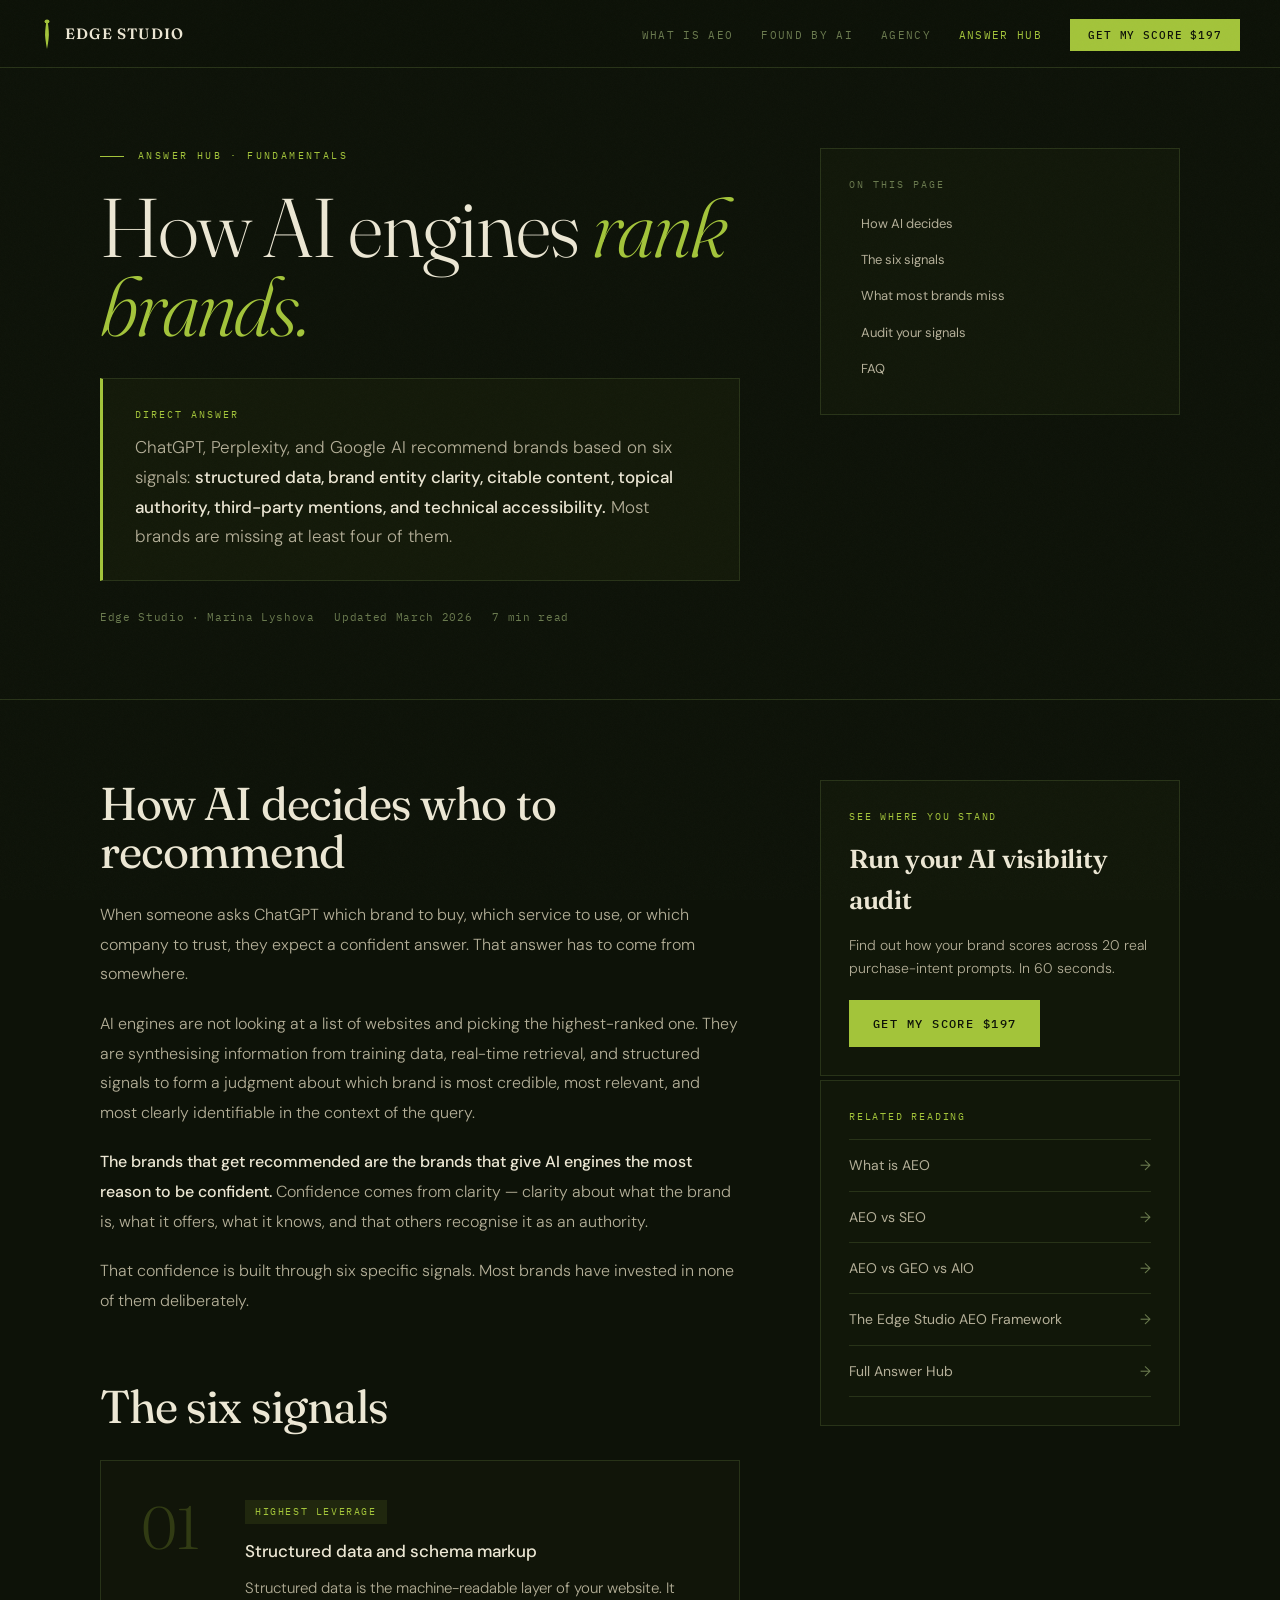
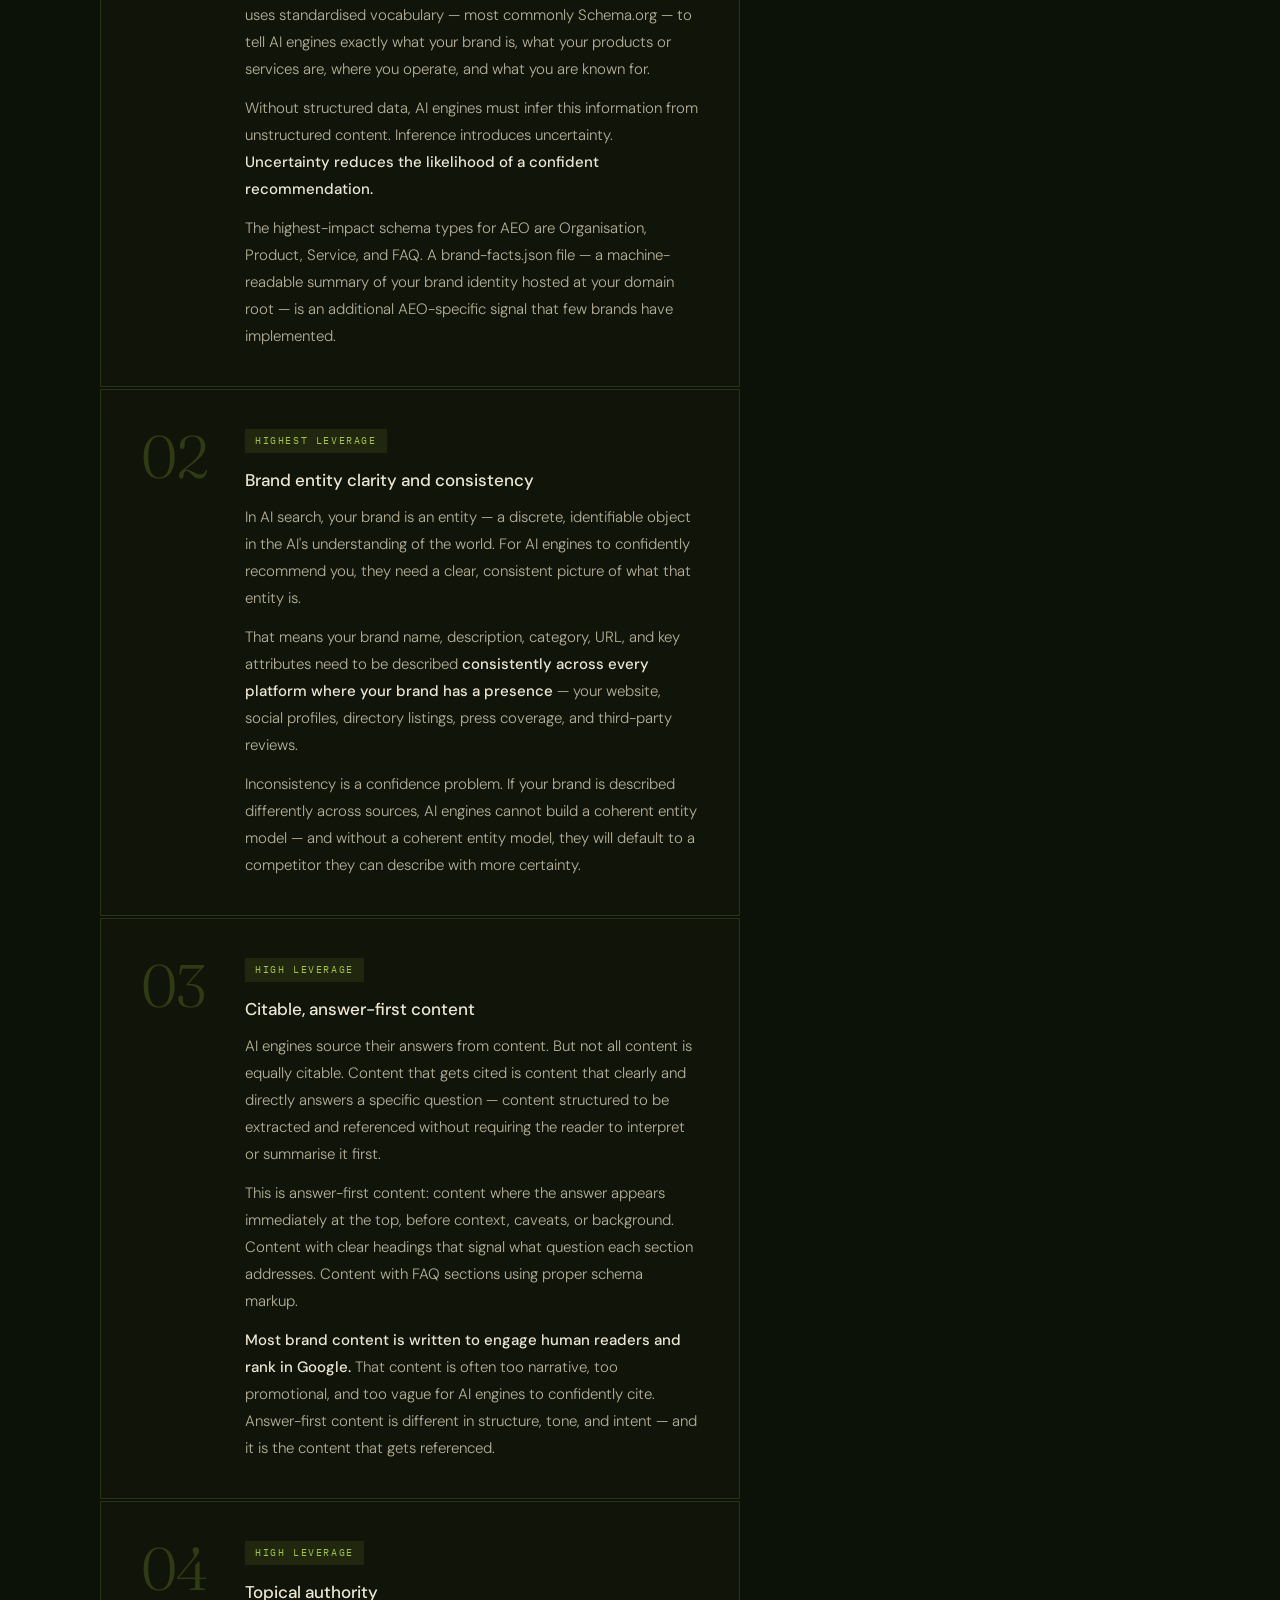
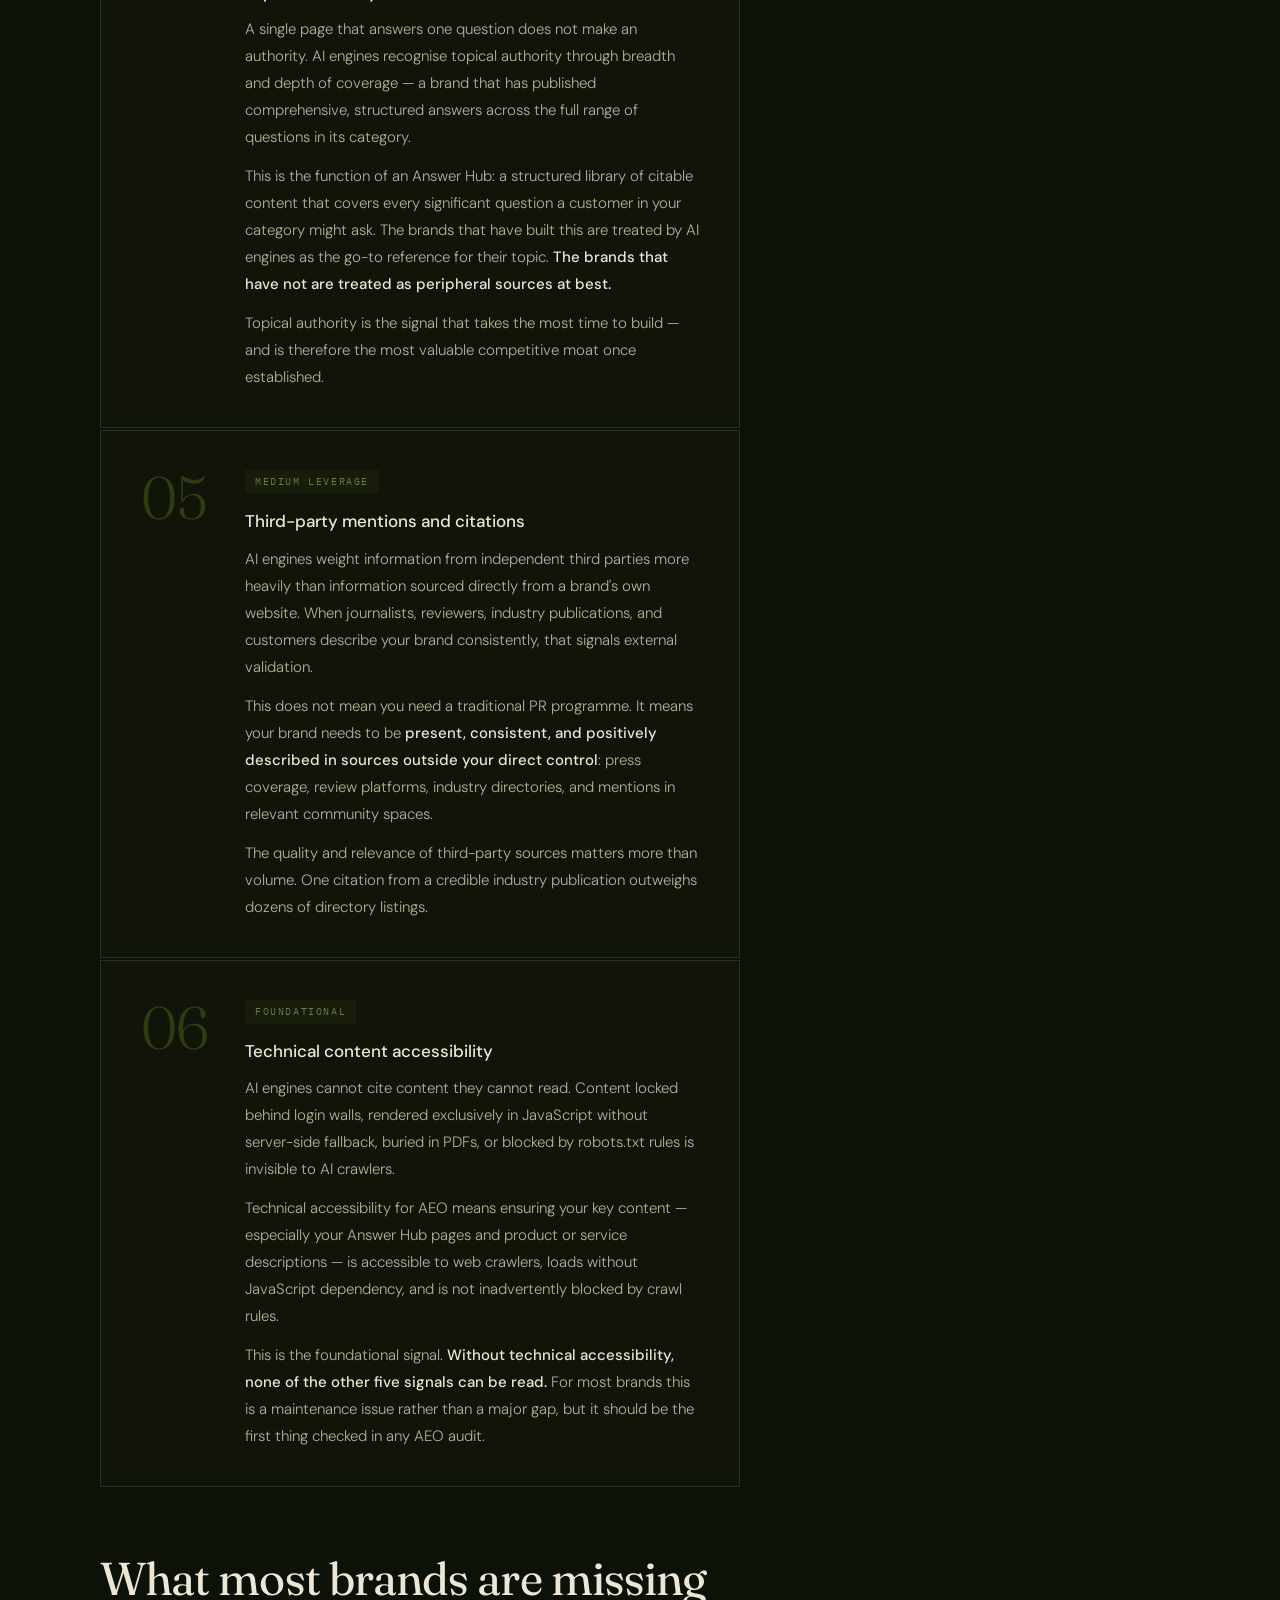
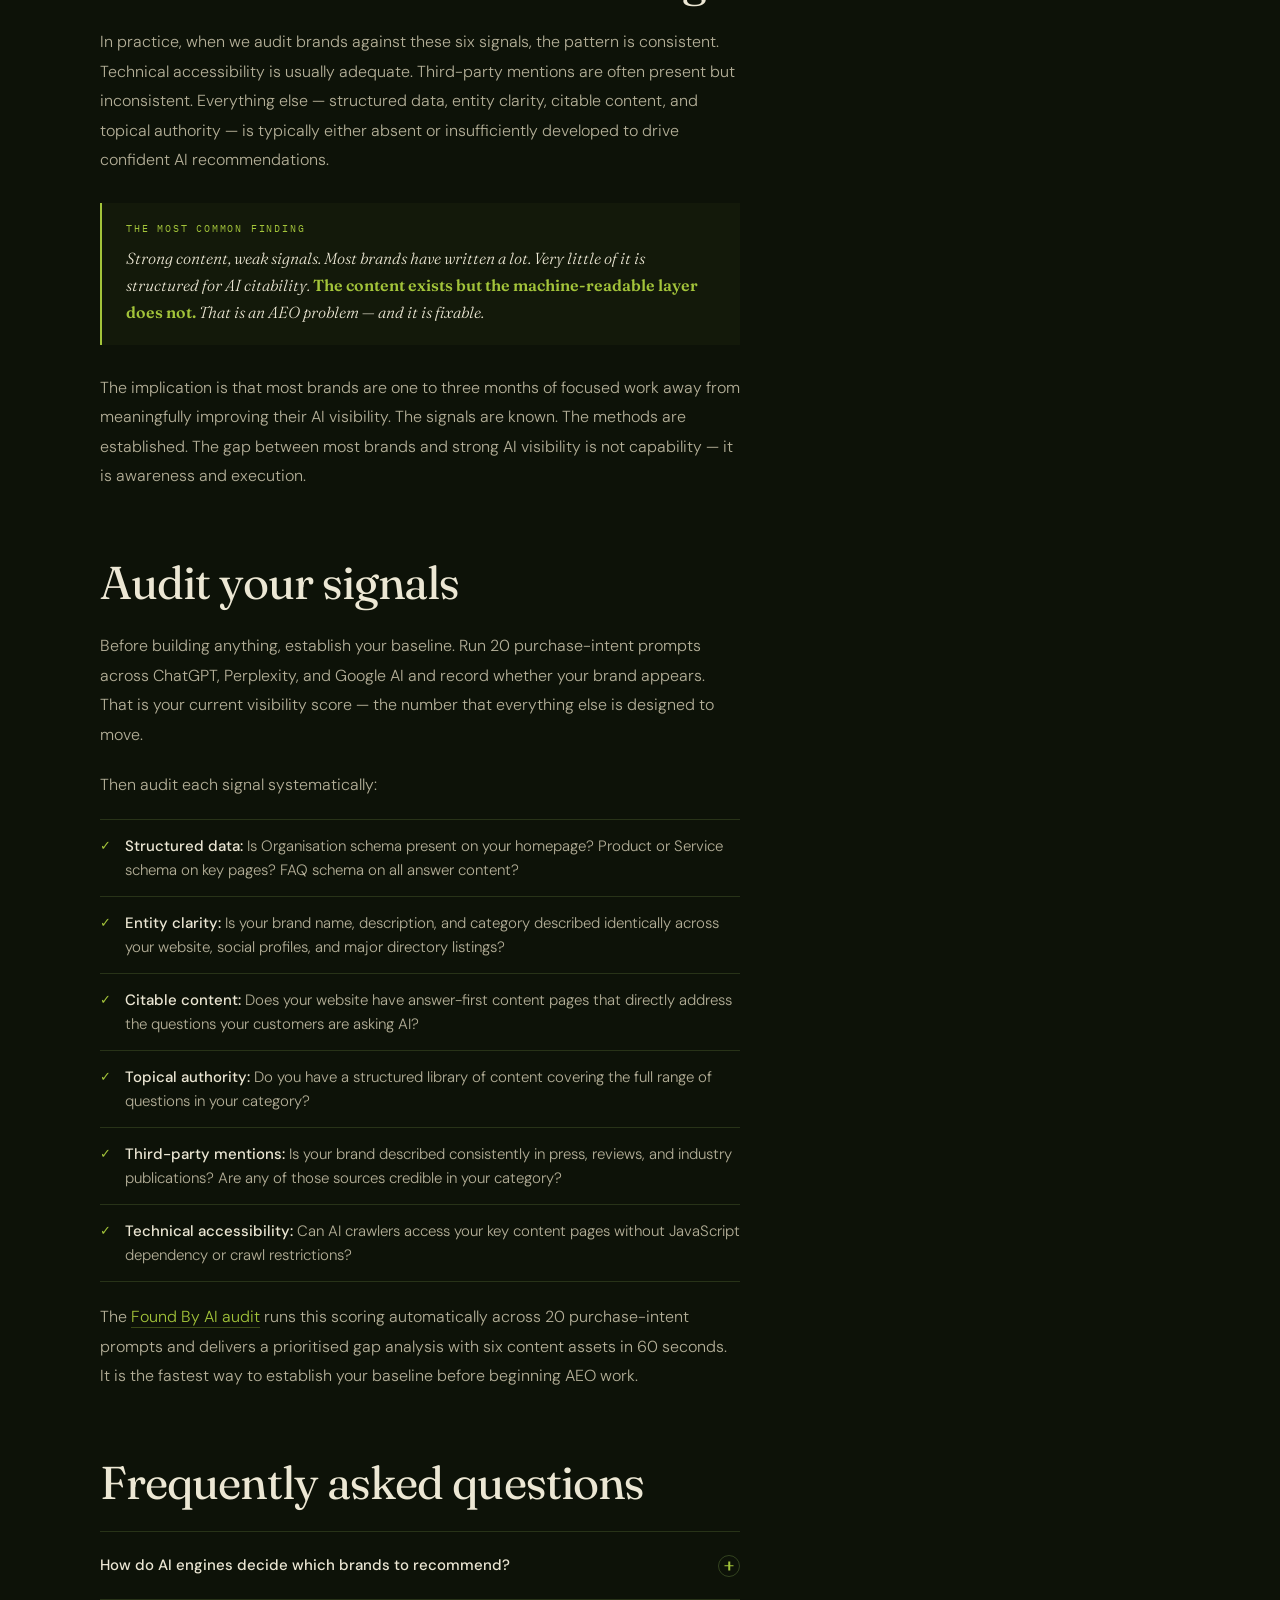
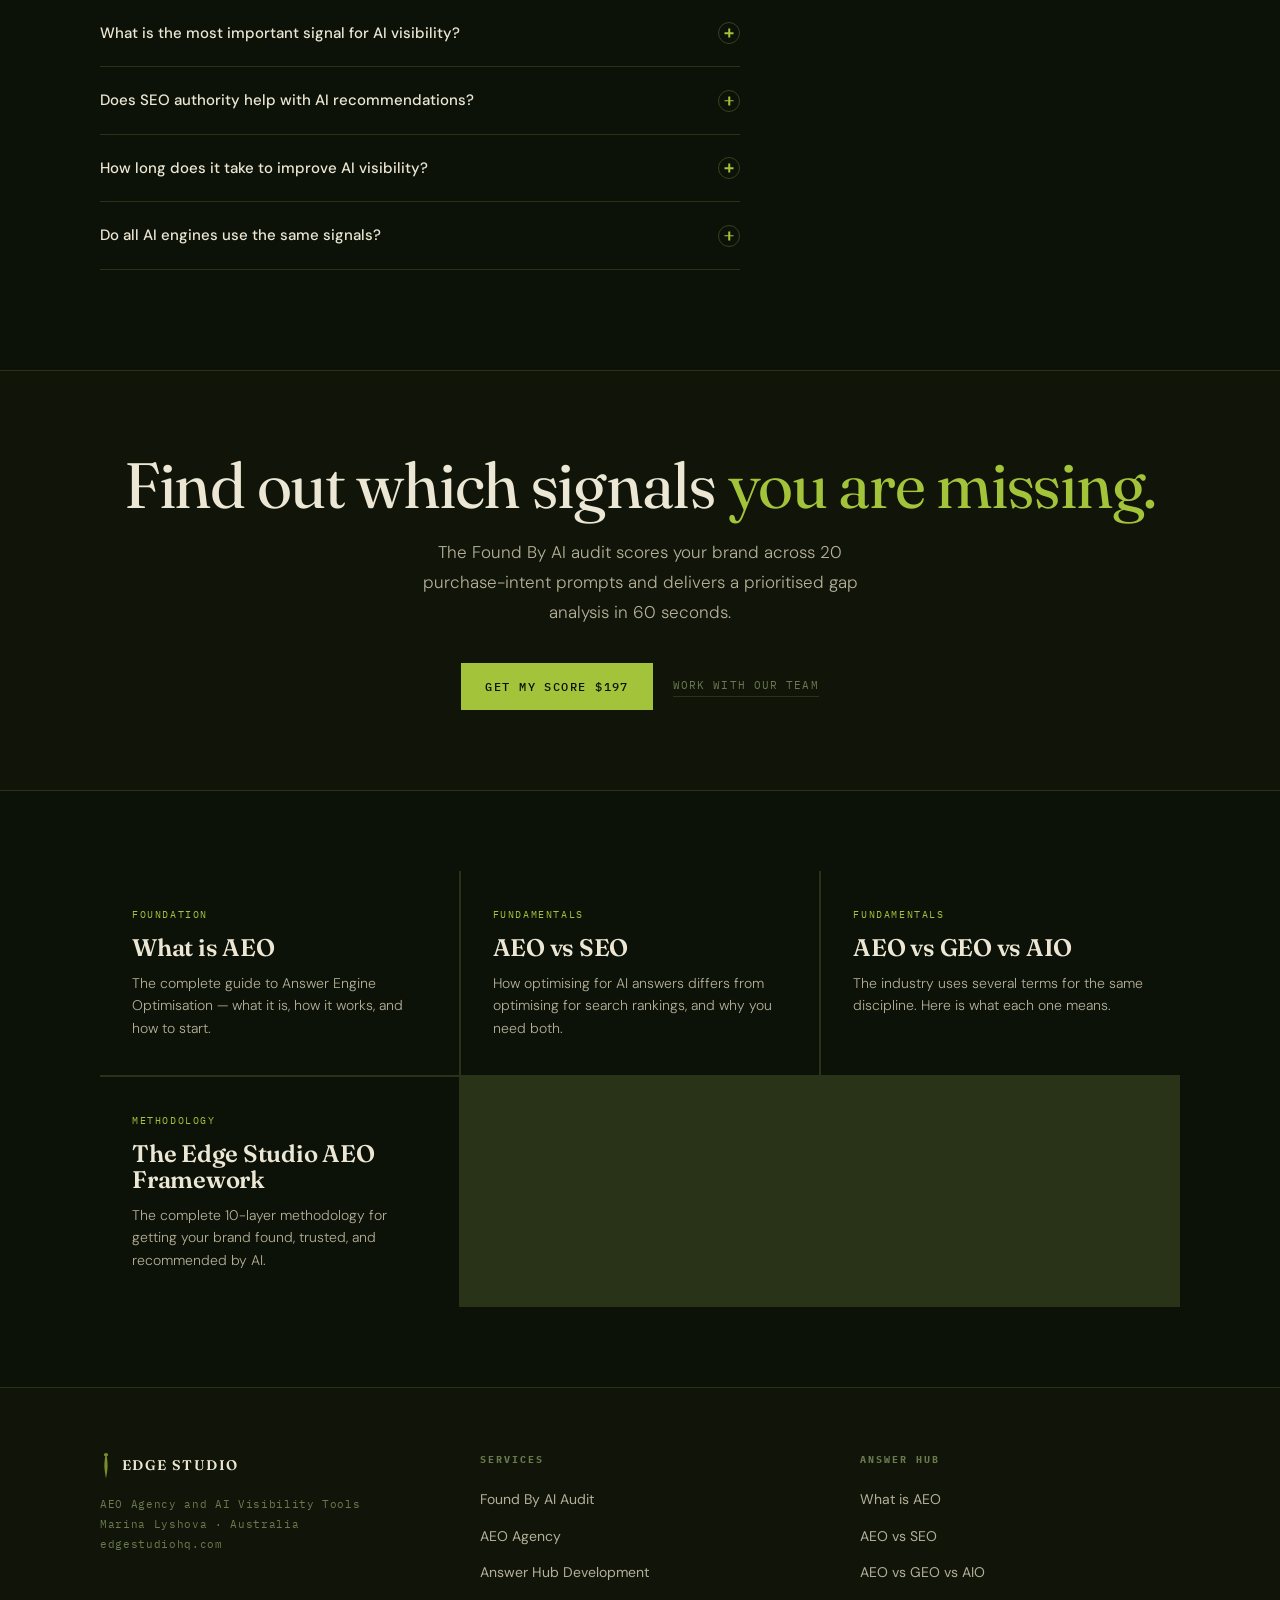
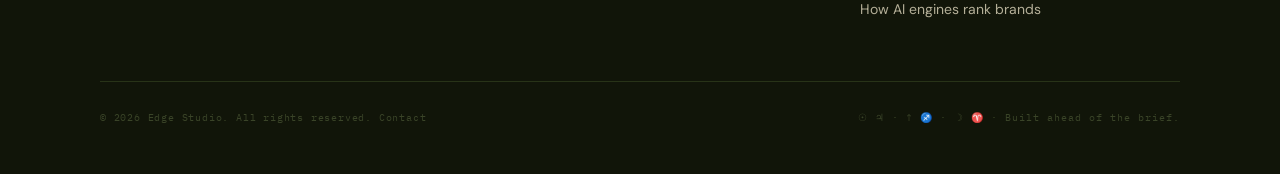
<file: answer-hub/how-ai-engines-rank-brands.html>
<!DOCTYPE html>
<html lang="en">
<head>
  <meta charset="UTF-8">
  <meta name="viewport" content="width=device-width, initial-scale=1.0">
  <title>How AI Engines Rank Brands — The 6 Signals | Edge Studio Answer Hub</title>
  <meta name="description" content="ChatGPT, Perplexity, and Google AI use six specific signals to decide which brands to recommend. Here is exactly what they are and how to build them.">
  <link rel="canonical" href="https://edgestudiohq.com/answer-hub/how-ai-engines-rank-brands">
  <link rel="icon" type="image/png" href="/images/favicon.png">
  <link rel="preconnect" href="https://fonts.googleapis.com">
  <link rel="preconnect" href="https://fonts.gstatic.com" crossorigin>
  <link href="https://fonts.googleapis.com/css2?family=Fraunces:ital,opsz,wght@0,9..144,300;0,9..144,400;0,9..144,600;0,9..144,700;1,9..144,300;1,9..144,400&family=DM+Sans:ital,wght@0,300;0,400;0,500;1,300&family=IBM+Plex+Mono:wght@300;400;500&display=swap" rel="stylesheet">
  <script type="application/ld+json">{"@context":"https://schema.org","@type":"Article","headline":"How AI Engines Rank Brands: The 6 Signals","description":"ChatGPT, Perplexity, and Google AI use six key signals to decide which brands to recommend.","author":{"@type":"Person","name":"Marina Lyshova","url":"https://edgestudiohq.com"},"publisher":{"@type":"Organization","name":"Edge Studio","url":"https://edgestudiohq.com"},"mainEntityOfPage":"https://edgestudiohq.com/answer-hub/how-ai-engines-rank-brands","dateModified":"2026-03-01"}</script>
  <script type="application/ld+json">{"@context":"https://schema.org","@type":"FAQPage","mainEntity":[{"@type":"Question","name":"How do AI engines decide which brands to recommend?","acceptedAnswer":{"@type":"Answer","text":"AI engines recommend brands based on six key signals: structured data and schema markup, brand entity clarity and consistency, citable answer-first content, demonstrated topical authority, third-party mentions and citations, and technical content accessibility."}},{"@type":"Question","name":"What is the most important signal for AI visibility?","acceptedAnswer":{"@type":"Answer","text":"Structured data and schema markup is the single highest-leverage signal. Without it, AI engines must infer what your brand is from unstructured content, which reduces their confidence and their willingness to recommend you."}},{"@type":"Question","name":"Does SEO authority help with AI recommendations?","acceptedAnswer":{"@type":"Answer","text":"Partially. Strong domain authority signals credibility. But SEO authority alone does not produce AI recommendations. The specific AEO signals must also be present."}},{"@type":"Question","name":"How long does it take to improve AI visibility?","acceptedAnswer":{"@type":"Answer","text":"Technical improvements like structured data can influence AI recommendations within weeks. Sustained improvement typically takes 60 to 90 days of consistent implementation across all six signals."}}]}</script>
  <style>
    *,*::before,*::after{box-sizing:border-box;margin:0;padding:0}
    :root{--ink:#0d1208;--ink-deep:#111509;--ink-surface:#161d0f;--border:#283318;--border-soft:#344420;--growth:#a3c43a;--growth-pale:#d4e890;--cream:#ece7d4;--cream-soft:#b4af98;--muted:#6a7a4e;--faint:#3a4428;--display:'Fraunces',serif;--body:'DM Sans',sans-serif;--mono:'IBM Plex Mono',monospace;--ease:cubic-bezier(0.16,1,0.3,1)}
    html{scroll-behavior:smooth}
    body{background:var(--ink);color:var(--cream);font-family:var(--body);font-size:16px;line-height:1.6;-webkit-font-smoothing:antialiased;overflow-x:hidden}
    body::after{content:'';position:fixed;inset:0;pointer-events:none;z-index:999;opacity:.025;background-image:url("data:image/svg+xml,%3Csvg viewBox='0 0 256 256' xmlns='http://www.w3.org/2000/svg'%3E%3Cfilter id='n'%3E%3CfeTurbulence type='fractalNoise' baseFrequency='0.9' numOctaves='4' stitchTiles='stitch'/%3E%3C/filter%3E%3Crect width='100%25' height='100%25' filter='url(%23n)'/%3E%3C/svg%3E");background-size:128px}
    img{max-width:100%;display:block}a{text-decoration:none;color:inherit}ul{list-style:none}
    .container{width:100%;max-width:1160px;margin:0 auto;padding:0 40px}
    .growth{color:var(--growth)}
    .eyebrow{font-family:var(--mono);font-size:10px;letter-spacing:.24em;text-transform:uppercase;color:var(--growth);display:flex;align-items:center;gap:14px;margin-bottom:24px}
    .eyebrow::before{content:'';display:block;width:24px;height:1px;background:var(--growth);flex-shrink:0}
    @keyframes fadeUp{from{opacity:0;transform:translateY(18px)}to{opacity:1;transform:translateY(0)}}
    .a1{animation:fadeUp .9s var(--ease) .1s both}.a2{animation:fadeUp .9s var(--ease) .25s both}.a3{animation:fadeUp .9s var(--ease) .4s both}
    .nav{position:fixed;top:0;left:0;right:0;z-index:100;height:68px;padding:0 40px;display:flex;align-items:center;justify-content:space-between;background:rgba(13,18,8,.94);backdrop-filter:blur(16px);border-bottom:1px solid var(--border)}
    .nav-logo{display:flex;align-items:center;gap:11px;text-decoration:none}
    .nav-mark{width:14px;height:32px;color:var(--growth);flex-shrink:0}
    .nav-wordmark{font-family:var(--display);font-size:15px;font-weight:600;letter-spacing:.08em;text-transform:uppercase;color:var(--cream);line-height:1}
    .nav-links{display:flex;gap:28px;align-items:center}
    .nav-links a{font-family:var(--mono);font-size:11px;letter-spacing:.12em;text-transform:uppercase;color:var(--muted);transition:color .2s}
    .nav-links a:hover{color:var(--cream)}.nav-links a.active{color:var(--growth)}
    .nav-btn{background:var(--growth)!important;color:var(--ink)!important;font-weight:500!important;padding:9px 18px!important;transition:background .2s!important;letter-spacing:.08em!important}
    .nav-btn:hover{background:var(--growth-pale)!important;color:var(--ink)!important}
    .page-hero{padding-top:68px;border-bottom:1px solid var(--border)}
    .page-hero-inner{padding:80px 40px 72px;max-width:1160px;margin:0 auto;display:grid;grid-template-columns:1fr 360px;gap:80px;align-items:start}
    .page-h1{font-family:var(--display);font-size:clamp(48px,6.5vw,84px);font-weight:300;line-height:.95;letter-spacing:-.02em;color:var(--cream);margin-bottom:32px}
    .page-h1 .accent{color:var(--growth);font-style:italic}
    .answer-block{background:rgba(163,196,58,.04);border:1px solid var(--border);border-left:3px solid var(--growth);padding:28px 32px;margin-bottom:28px}
    .answer-block-label{font-family:var(--mono);font-size:10px;letter-spacing:.2em;text-transform:uppercase;color:var(--growth);margin-bottom:10px}
    .answer-block p{font-size:17px;line-height:1.75;color:var(--cream-soft);font-weight:300}
    .answer-block strong{color:var(--cream);font-weight:500}
    .page-hero-meta{font-family:var(--mono);font-size:11px;color:var(--muted);display:flex;gap:20px;flex-wrap:wrap;letter-spacing:.06em}
    .toc{background:rgba(163,196,58,.03);border:1px solid var(--border);padding:28px;position:sticky;top:84px}
    .toc-label{font-family:var(--mono);font-size:10px;letter-spacing:.2em;text-transform:uppercase;color:var(--muted);margin-bottom:14px}
    .toc-list{display:flex;flex-direction:column;gap:2px}
    .toc-list a{font-size:13px;color:var(--cream-soft);padding:8px 10px;border-left:2px solid transparent;transition:color .2s,border-color .2s;line-height:1.4}
    .toc-list a:hover{color:var(--growth);border-left-color:var(--growth)}
    .article-wrap{padding:80px 0 100px}
    .article-inner{max-width:1160px;margin:0 auto;padding:0 40px;display:grid;grid-template-columns:1fr 360px;gap:80px;align-items:start}
    .article-body{min-width:0}
    .article-sidebar{position:sticky;top:84px;display:flex;flex-direction:column;gap:2px}
    .article-section{margin-bottom:68px;scroll-margin-top:92px}
    .article-section:last-child{margin-bottom:0}
    .section-h2{font-family:var(--display);font-size:clamp(32px,4vw,46px);font-weight:400;letter-spacing:-.02em;line-height:1.05;margin-bottom:24px;color:var(--cream)}
    .article-body p{font-size:16px;color:var(--cream-soft);line-height:1.85;margin-bottom:20px;font-weight:300}
    .article-body p:last-child{margin-bottom:0}
    .article-body strong{color:var(--cream);font-weight:500}
    .article-body a{color:var(--growth);border-bottom:1px solid rgba(163,196,58,.3);transition:border-color .2s}
    .article-body a:hover{border-color:var(--growth)}
    .signal-stack{display:flex;flex-direction:column;gap:2px;margin:28px 0}
    .signal-card{background:var(--ink-deep);border:1px solid var(--border);padding:36px 40px;display:grid;grid-template-columns:72px 1fr;gap:32px;align-items:start}
    .signal-num{font-family:var(--display);font-size:60px;font-weight:300;color:var(--growth);opacity:.22;line-height:1;letter-spacing:-.02em}
    .signal-body h3{font-size:17px;font-weight:500;color:var(--cream);margin-bottom:10px}
    .signal-body p{font-size:15px;color:var(--cream-soft);line-height:1.8;margin-bottom:12px;font-weight:300}
    .signal-body p:last-child{margin-bottom:0}
    .signal-body strong{color:var(--cream);font-weight:500}
    .signal-tag{display:inline-block;font-family:var(--mono);font-size:10px;letter-spacing:.16em;text-transform:uppercase;padding:4px 10px;margin-bottom:14px}
    .signal-tag.high{background:rgba(163,196,58,.1);color:var(--growth)}
    .signal-tag.medium{background:rgba(163,196,58,.04);color:var(--muted)}
    .callout{border-left:2px solid var(--growth);padding:18px 24px;margin:28px 0;background:rgba(163,196,58,.04)}
    .callout p{font-family:var(--display);font-size:16px;font-style:italic;color:var(--cream);line-height:1.7;margin:0;font-weight:300}
    .callout strong{color:var(--growth);font-style:normal;font-weight:600}
    .callout-label{font-family:var(--mono);font-size:10px;letter-spacing:.18em;text-transform:uppercase;color:var(--growth);margin-bottom:8px}
    .checklist{display:flex;flex-direction:column;gap:0;margin:20px 0}
    .checklist-item{display:flex;gap:14px;align-items:flex-start;padding:14px 0;border-bottom:1px solid var(--border);font-size:15px;color:var(--cream-soft);font-weight:300;line-height:1.6}
    .checklist-item:first-child{border-top:1px solid var(--border)}
    .checklist-check{color:var(--growth);flex-shrink:0;margin-top:2px;font-size:13px}
    .sidebar-card{background:rgba(163,196,58,.03);border:1px solid var(--border);padding:28px}
    .sidebar-card-label{font-family:var(--mono);font-size:10px;letter-spacing:.18em;text-transform:uppercase;color:var(--growth);margin-bottom:14px}
    .sidebar-card h3{font-family:var(--display);font-size:26px;font-weight:600;letter-spacing:-.01em;margin-bottom:12px;color:var(--cream)}
    .sidebar-card p{font-size:14px;color:var(--cream-soft);line-height:1.65;margin-bottom:20px;font-weight:300}
    .sidebar-links{display:flex;flex-direction:column}
    .sidebar-link{display:flex;justify-content:space-between;align-items:center;padding:14px 0;border-bottom:1px solid var(--border);font-size:14px;color:var(--cream-soft);transition:color .2s}
    .sidebar-link:first-child{border-top:1px solid var(--border)}
    .sidebar-link:hover{color:var(--growth)}
    .sidebar-link span:last-child{color:var(--muted)}
    .btn-primary{display:inline-block;background:var(--growth);color:var(--ink);font-family:var(--mono);font-size:12px;font-weight:500;letter-spacing:.12em;text-transform:uppercase;padding:14px 24px;transition:background .2s,transform .2s}
    .btn-primary:hover{background:var(--growth-pale);transform:translateY(-1px)}
    .btn-ghost{font-family:var(--mono);font-size:11px;letter-spacing:.1em;text-transform:uppercase;color:var(--muted);border-bottom:1px solid var(--border);padding-bottom:2px;transition:color .2s,border-color .2s}
    .btn-ghost:hover{color:var(--cream);border-color:var(--muted)}
    .faq-list{border-top:1px solid var(--border);margin-top:24px}
    .faq-item{border-bottom:1px solid var(--border)}
    .faq-q{width:100%;background:none;border:none;padding:22px 0;display:flex;justify-content:space-between;align-items:center;gap:24px;cursor:pointer;text-align:left}
    .faq-q-text{font-size:15px;font-weight:500;color:var(--cream);line-height:1.5;font-family:var(--body)}
    .faq-icon{width:22px;height:22px;border-radius:50%;border:1px solid var(--border-soft);flex-shrink:0;position:relative}
    .faq-icon::before,.faq-icon::after{content:'';position:absolute;background:var(--growth);top:50%;left:50%}
    .faq-icon::before{width:9px;height:1.5px;transform:translate(-50%,-50%)}
    .faq-icon::after{width:1.5px;height:9px;transform:translate(-50%,-50%);transition:transform .3s,opacity .3s}
    .faq-item.open .faq-icon::after{transform:translate(-50%,-50%) rotate(90deg);opacity:0}
    .faq-a{max-height:0;overflow:hidden;transition:max-height .4s var(--ease)}
    .faq-item.open .faq-a{max-height:300px}
    .faq-a-inner{padding:0 0 20px;font-size:15px;color:var(--cream-soft);line-height:1.85;font-weight:300}
    .cta-strip{background:var(--ink-deep);border-top:1px solid var(--border);border-bottom:1px solid var(--border);padding:80px 0;text-align:center}
    .cta-strip h2{font-family:var(--display);font-size:clamp(38px,5vw,64px);font-weight:400;letter-spacing:-.02em;line-height:1.05;margin-bottom:20px}
    .cta-strip p{font-size:17px;color:var(--cream-soft);line-height:1.75;max-width:480px;margin:0 auto 36px;font-weight:300}
    .cta-btns{display:flex;gap:20px;justify-content:center;align-items:center;flex-wrap:wrap}
    .related{padding:80px 0}
    .related-grid{display:grid;grid-template-columns:repeat(3,1fr);gap:2px;background:var(--border)}
    .related-card{background:var(--ink);padding:36px 32px;transition:background .2s;display:block}
    .related-card:hover{background:var(--ink-surface)}
    .related-tag{font-family:var(--mono);font-size:10px;letter-spacing:.16em;text-transform:uppercase;color:var(--growth);margin-bottom:12px}
    .related-card h3{font-family:var(--display);font-size:24px;font-weight:600;letter-spacing:-.01em;margin-bottom:10px;line-height:1.1;color:var(--cream)}
    .related-card p{font-size:14px;color:var(--cream-soft);line-height:1.6;font-weight:300}
    footer{border-top:1px solid var(--border);padding:64px 0 48px;background:var(--ink-deep)}
    .footer-grid{display:grid;grid-template-columns:1fr 1fr 1fr;gap:60px;margin-bottom:60px}
    .footer-brand-lock{display:flex;align-items:center;gap:10px;margin-bottom:16px}
    .footer-mark{width:12px;height:27px;color:var(--growth);opacity:.7}
    .footer-wordmark{font-family:var(--display);font-size:14px;font-weight:600;letter-spacing:.1em;text-transform:uppercase;color:var(--cream)}
    .footer-tag{font-family:var(--mono);font-size:11px;color:var(--muted);line-height:1.8;letter-spacing:.06em}
    .footer-col h4{font-family:var(--mono);font-size:10px;letter-spacing:.2em;text-transform:uppercase;color:var(--muted);margin-bottom:18px}
    .footer-col ul{display:flex;flex-direction:column;gap:11px}
    .footer-col a{font-size:14px;color:var(--cream-soft);transition:color .2s}
    .footer-col a:hover{color:var(--growth)}
    .footer-bottom{border-top:1px solid var(--border);padding-top:28px;display:flex;justify-content:space-between;align-items:center}
    .footer-copy{font-family:var(--mono);font-size:10px;color:var(--faint);letter-spacing:.08em}
    .footer-copy a{color:var(--faint);transition:color .2s}
    .footer-copy a:hover{color:var(--growth)}
    .footer-sig{font-family:var(--mono);font-size:10px;color:var(--faint);letter-spacing:.1em}
    @media(max-width:960px){
      .page-hero-inner,.article-inner{grid-template-columns:1fr;gap:48px}
      .toc,.article-sidebar{position:static}
      .page-hero-inner .toc{display:none}
      .container,.nav{padding:0 24px}
      .page-hero-inner{padding:72px 24px 56px}
      .article-wrap{padding:56px 0 80px}
      .article-inner{padding:0 24px}
      .signal-card{grid-template-columns:1fr}
      .signal-num{font-size:40px}
      .related-grid{grid-template-columns:1fr}
      .footer-grid{grid-template-columns:1fr 1fr;gap:40px}
      .footer-bottom{flex-direction:column;gap:12px;text-align:center}
    }
    @media(max-width:580px){.footer-grid{grid-template-columns:1fr}.cta-btns{flex-direction:column}}
  </style>

<!-- analytics-injected -->
  <!-- Google Analytics -->
  <script async src="https://www.googletagmanager.com/gtag/js?id=G-KHZSJQYYH3"></script>
  <script>
    window.dataLayer = window.dataLayer || [];
    function gtag(){dataLayer.push(arguments);}
    gtag('js', new Date());
    gtag('config', 'G-KHZSJQYYH3');
  </script>
  <!-- Microsoft Clarity -->
  <script type="text/javascript">
    (function(c,l,a,r,i,t,y){
      c[a]=c[a]||function(){(c[a].q=c[a].q||[]).push(arguments)};
      t=l.createElement(r);t.async=1;
      t.src="https://www.clarity.ms/tag/"+i;
      y=l.getElementsByTagName(r)[0];
      y.parentNode.insertBefore(t,y);
    })(window,document,"clarity","script",'wb06zpvz96');
  </script>

</head>
<body>
<nav class="nav">
  <a href="/" class="nav-logo">
    <svg class="nav-mark" viewBox="0 0 40 90" fill="none"><ellipse cx="20" cy="9" rx="7" ry="5.5" fill="currentColor"/><path d="M17.5,13.5 C16,26 13,44 15.5,60 C17,70 18,78 20,88 C22,78 23,70 24.5,60 C27,44 24,26 22.5,13.5 Z" fill="currentColor"/></svg>
    <span class="nav-wordmark">Edge Studio</span>
  </a>
  <ul class="nav-links">
    <li><a href="/what-is-aeo">What is AEO</a></li>
    <li><a href="https://foundbyai.com.au">Found By AI</a></li>
    <li><a href="/aeo-agency">Agency</a></li>
    <li><a href="/answer-hub" class="active">Answer Hub</a></li>
    <li><a href="https://foundbyai.com.au" class="nav-btn">Get My Score $197</a></li>
  </ul>
</nav>

<header class="page-hero">
  <div class="page-hero-inner">
    <div>
      <div class="eyebrow a1">Answer Hub · Fundamentals</div>
      <h1 class="page-h1 a2">How AI engines <span class="accent">rank brands.</span></h1>
      <div class="answer-block a3">
        <div class="answer-block-label">Direct answer</div>
        <p>ChatGPT, Perplexity, and Google AI recommend brands based on six signals: <strong>structured data, brand entity clarity, citable content, topical authority, third-party mentions, and technical accessibility.</strong> Most brands are missing at least four of them.</p>
      </div>
      <div class="page-hero-meta a3">
        <span>Edge Studio · Marina Lyshova</span>
        <span>Updated March 2026</span>
        <span>7 min read</span>
      </div>
    </div>
    <nav class="toc">
      <div class="toc-label">On this page</div>
      <div class="toc-list">
        <a href="#how-ai-decides">How AI decides</a>
        <a href="#six-signals">The six signals</a>
        <a href="#what-most-brands-miss">What most brands miss</a>
        <a href="#audit-your-signals">Audit your signals</a>
        <a href="#faq">FAQ</a>
      </div>
    </nav>
  </div>
</header>

<div class="article-wrap">
  <div class="article-inner">
    <article class="article-body">

      <section class="article-section" id="how-ai-decides">
        <h2 class="section-h2">How AI decides who to recommend</h2>
        <p>When someone asks ChatGPT which brand to buy, which service to use, or which company to trust, they expect a confident answer. That answer has to come from somewhere.</p>
        <p>AI engines are not looking at a list of websites and picking the highest-ranked one. They are synthesising information from training data, real-time retrieval, and structured signals to form a judgment about which brand is most credible, most relevant, and most clearly identifiable in the context of the query.</p>
        <p><strong>The brands that get recommended are the brands that give AI engines the most reason to be confident.</strong> Confidence comes from clarity — clarity about what the brand is, what it offers, what it knows, and that others recognise it as an authority.</p>
        <p>That confidence is built through six specific signals. Most brands have invested in none of them deliberately.</p>
      </section>

      <section class="article-section" id="six-signals">
        <h2 class="section-h2">The six signals</h2>
        <div class="signal-stack">
          <div class="signal-card">
            <div class="signal-num">01</div>
            <div class="signal-body">
              <span class="signal-tag high">Highest leverage</span>
              <h3>Structured data and schema markup</h3>
              <p>Structured data is the machine-readable layer of your website. It uses standardised vocabulary — most commonly Schema.org — to tell AI engines exactly what your brand is, what your products or services are, where you operate, and what you are known for.</p>
              <p>Without structured data, AI engines must infer this information from unstructured content. Inference introduces uncertainty. <strong>Uncertainty reduces the likelihood of a confident recommendation.</strong></p>
              <p>The highest-impact schema types for AEO are Organisation, Product, Service, and FAQ. A brand-facts.json file — a machine-readable summary of your brand identity hosted at your domain root — is an additional AEO-specific signal that few brands have implemented.</p>
            </div>
          </div>
          <div class="signal-card">
            <div class="signal-num">02</div>
            <div class="signal-body">
              <span class="signal-tag high">Highest leverage</span>
              <h3>Brand entity clarity and consistency</h3>
              <p>In AI search, your brand is an entity — a discrete, identifiable object in the AI's understanding of the world. For AI engines to confidently recommend you, they need a clear, consistent picture of what that entity is.</p>
              <p>That means your brand name, description, category, URL, and key attributes need to be described <strong>consistently across every platform where your brand has a presence</strong> — your website, social profiles, directory listings, press coverage, and third-party reviews.</p>
              <p>Inconsistency is a confidence problem. If your brand is described differently across sources, AI engines cannot build a coherent entity model — and without a coherent entity model, they will default to a competitor they can describe with more certainty.</p>
            </div>
          </div>
          <div class="signal-card">
            <div class="signal-num">03</div>
            <div class="signal-body">
              <span class="signal-tag high">High leverage</span>
              <h3>Citable, answer-first content</h3>
              <p>AI engines source their answers from content. But not all content is equally citable. Content that gets cited is content that clearly and directly answers a specific question — content structured to be extracted and referenced without requiring the reader to interpret or summarise it first.</p>
              <p>This is answer-first content: content where the answer appears immediately at the top, before context, caveats, or background. Content with clear headings that signal what question each section addresses. Content with FAQ sections using proper schema markup.</p>
              <p><strong>Most brand content is written to engage human readers and rank in Google.</strong> That content is often too narrative, too promotional, and too vague for AI engines to confidently cite. Answer-first content is different in structure, tone, and intent — and it is the content that gets referenced.</p>
            </div>
          </div>
          <div class="signal-card">
            <div class="signal-num">04</div>
            <div class="signal-body">
              <span class="signal-tag high">High leverage</span>
              <h3>Topical authority</h3>
              <p>A single page that answers one question does not make an authority. AI engines recognise topical authority through breadth and depth of coverage — a brand that has published comprehensive, structured answers across the full range of questions in its category.</p>
              <p>This is the function of an Answer Hub: a structured library of citable content that covers every significant question a customer in your category might ask. The brands that have built this are treated by AI engines as the go-to reference for their topic. <strong>The brands that have not are treated as peripheral sources at best.</strong></p>
              <p>Topical authority is the signal that takes the most time to build — and is therefore the most valuable competitive moat once established.</p>
            </div>
          </div>
          <div class="signal-card">
            <div class="signal-num">05</div>
            <div class="signal-body">
              <span class="signal-tag medium">Medium leverage</span>
              <h3>Third-party mentions and citations</h3>
              <p>AI engines weight information from independent third parties more heavily than information sourced directly from a brand's own website. When journalists, reviewers, industry publications, and customers describe your brand consistently, that signals external validation.</p>
              <p>This does not mean you need a traditional PR programme. It means your brand needs to be <strong>present, consistent, and positively described in sources outside your direct control</strong>: press coverage, review platforms, industry directories, and mentions in relevant community spaces.</p>
              <p>The quality and relevance of third-party sources matters more than volume. One citation from a credible industry publication outweighs dozens of directory listings.</p>
            </div>
          </div>
          <div class="signal-card">
            <div class="signal-num">06</div>
            <div class="signal-body">
              <span class="signal-tag medium">Foundational</span>
              <h3>Technical content accessibility</h3>
              <p>AI engines cannot cite content they cannot read. Content locked behind login walls, rendered exclusively in JavaScript without server-side fallback, buried in PDFs, or blocked by robots.txt rules is invisible to AI crawlers.</p>
              <p>Technical accessibility for AEO means ensuring your key content — especially your Answer Hub pages and product or service descriptions — is accessible to web crawlers, loads without JavaScript dependency, and is not inadvertently blocked by crawl rules.</p>
              <p>This is the foundational signal. <strong>Without technical accessibility, none of the other five signals can be read.</strong> For most brands this is a maintenance issue rather than a major gap, but it should be the first thing checked in any AEO audit.</p>
            </div>
          </div>
        </div>
      </section>

      <section class="article-section" id="what-most-brands-miss">
        <h2 class="section-h2">What most brands are missing</h2>
        <p>In practice, when we audit brands against these six signals, the pattern is consistent. Technical accessibility is usually adequate. Third-party mentions are often present but inconsistent. Everything else — structured data, entity clarity, citable content, and topical authority — is typically either absent or insufficiently developed to drive confident AI recommendations.</p>
        <div class="callout">
          <div class="callout-label">The most common finding</div>
          <p>Strong content, weak signals. Most brands have written a lot. Very little of it is structured for AI citability. <strong>The content exists but the machine-readable layer does not.</strong> That is an AEO problem — and it is fixable.</p>
        </div>
        <p>The implication is that most brands are one to three months of focused work away from meaningfully improving their AI visibility. The signals are known. The methods are established. The gap between most brands and strong AI visibility is not capability — it is awareness and execution.</p>
      </section>

      <section class="article-section" id="audit-your-signals">
        <h2 class="section-h2">Audit your signals</h2>
        <p>Before building anything, establish your baseline. Run 20 purchase-intent prompts across ChatGPT, Perplexity, and Google AI and record whether your brand appears. That is your current visibility score — the number that everything else is designed to move.</p>
        <p>Then audit each signal systematically:</p>
        <div class="checklist">
          <div class="checklist-item"><span class="checklist-check">&#10003;</span><span><strong>Structured data:</strong> Is Organisation schema present on your homepage? Product or Service schema on key pages? FAQ schema on all answer content?</span></div>
          <div class="checklist-item"><span class="checklist-check">&#10003;</span><span><strong>Entity clarity:</strong> Is your brand name, description, and category described identically across your website, social profiles, and major directory listings?</span></div>
          <div class="checklist-item"><span class="checklist-check">&#10003;</span><span><strong>Citable content:</strong> Does your website have answer-first content pages that directly address the questions your customers are asking AI?</span></div>
          <div class="checklist-item"><span class="checklist-check">&#10003;</span><span><strong>Topical authority:</strong> Do you have a structured library of content covering the full range of questions in your category?</span></div>
          <div class="checklist-item"><span class="checklist-check">&#10003;</span><span><strong>Third-party mentions:</strong> Is your brand described consistently in press, reviews, and industry publications? Are any of those sources credible in your category?</span></div>
          <div class="checklist-item"><span class="checklist-check">&#10003;</span><span><strong>Technical accessibility:</strong> Can AI crawlers access your key content pages without JavaScript dependency or crawl restrictions?</span></div>
        </div>
        <p>The <a href="https://foundbyai.com.au">Found By AI audit</a> runs this scoring automatically across 20 purchase-intent prompts and delivers a prioritised gap analysis with six content assets in 60 seconds. It is the fastest way to establish your baseline before beginning AEO work.</p>
      </section>

      <section class="article-section" id="faq">
        <h2 class="section-h2">Frequently asked questions</h2>
        <div class="faq-list">
          <div class="faq-item"><button class="faq-q" onclick="toggleFaq(this)"><span class="faq-q-text">How do AI engines decide which brands to recommend?</span><span class="faq-icon"></span></button><div class="faq-a"><p class="faq-a-inner">AI engines recommend brands based on six key signals: structured data and schema markup, brand entity clarity and consistency, citable answer-first content, demonstrated topical authority, third-party mentions and citations, and technical content accessibility.</p></div></div>
          <div class="faq-item"><button class="faq-q" onclick="toggleFaq(this)"><span class="faq-q-text">What is the most important signal for AI visibility?</span><span class="faq-icon"></span></button><div class="faq-a"><p class="faq-a-inner">Structured data is the single highest-leverage signal. It makes your brand identity, products, and expertise machine-readable. Without it, AI engines must infer what your brand is from unstructured content, which reduces their confidence and therefore their willingness to recommend you.</p></div></div>
          <div class="faq-item"><button class="faq-q" onclick="toggleFaq(this)"><span class="faq-q-text">Does SEO authority help with AI recommendations?</span><span class="faq-icon"></span></button><div class="faq-a"><p class="faq-a-inner">Partially. Strong domain authority and quality backlinks signal credibility that AI engines consider. But SEO authority alone does not produce AI recommendations. The specific AEO signals — structured data, entity clarity, and answer-first content — must also be present.</p></div></div>
          <div class="faq-item"><button class="faq-q" onclick="toggleFaq(this)"><span class="faq-q-text">How long does it take to improve AI visibility?</span><span class="faq-icon"></span></button><div class="faq-a"><p class="faq-a-inner">Technical improvements like structured data can influence AI recommendations within weeks. Meaningful, sustained improvement in overall visibility score typically takes 60 to 90 days of consistent implementation across all six signals.</p></div></div>
          <div class="faq-item"><button class="faq-q" onclick="toggleFaq(this)"><span class="faq-q-text">Do all AI engines use the same signals?</span><span class="faq-icon"></span></button><div class="faq-a"><p class="faq-a-inner">The six signals apply across ChatGPT, Perplexity, and Google AI Overviews, though the relative weighting differs. Structured data and entity clarity matter on all three. Topical authority is particularly important for Perplexity, which relies heavily on real-time retrieval. Google AI Overviews weight existing search authority more heavily than the other two.</p></div></div>
        </div>
      </section>

    </article>
    <aside class="article-sidebar">
      <div class="sidebar-card">
        <div class="sidebar-card-label">See where you stand</div>
        <h3>Run your AI visibility audit</h3>
        <p>Find out how your brand scores across 20 real purchase-intent prompts. In 60 seconds.</p>
        <a href="https://foundbyai.com.au" class="btn-primary">Get My Score $197</a>
      </div>
      <div class="sidebar-card" style="margin-top:2px">
        <div class="sidebar-card-label">Related reading</div>
        <div class="sidebar-links">
          <a href="/what-is-aeo" class="sidebar-link"><span>What is AEO</span><span>&rarr;</span></a>
          <a href="/answer-hub/aeo-vs-seo" class="sidebar-link"><span>AEO vs SEO</span><span>&rarr;</span></a>
          <a href="/answer-hub/aeo-vs-geo" class="sidebar-link"><span>AEO vs GEO vs AIO</span><span>&rarr;</span></a>
          <a href="/aeo-framework" class="sidebar-link"><span>The Edge Studio AEO Framework</span><span>&rarr;</span></a>
          <a href="/answer-hub" class="sidebar-link"><span>Full Answer Hub</span><span>&rarr;</span></a>
        </div>
      </div>
    </aside>
  </div>
</div>

<section class="cta-strip">
  <div class="container">
    <h2>Find out which signals <span class="growth">you are missing.</span></h2>
    <p>The Found By AI audit scores your brand across 20 purchase-intent prompts and delivers a prioritised gap analysis in 60 seconds.</p>
    <div class="cta-btns">
      <a href="https://foundbyai.com.au" class="btn-primary">Get My Score $197</a>
      <a href="/aeo-agency" class="btn-ghost">Work with our team</a>
    </div>
  </div>
</section>

<section class="related">
  <div class="container">
    <div class="related-grid">
      <a href="/what-is-aeo" class="related-card"><div class="related-tag">Foundation</div><h3>What is AEO</h3><p>The complete guide to Answer Engine Optimisation — what it is, how it works, and how to start.</p></a>
      <a href="/answer-hub/aeo-vs-seo" class="related-card"><div class="related-tag">Fundamentals</div><h3>AEO vs SEO</h3><p>How optimising for AI answers differs from optimising for search rankings, and why you need both.</p></a>
      <a href="/answer-hub/aeo-vs-geo" class="related-card"><div class="related-tag">Fundamentals</div><h3>AEO vs GEO vs AIO</h3><p>The industry uses several terms for the same discipline. Here is what each one means.</p></a>
      <a href="/aeo-framework" class="related-card"><div class="related-tag">Methodology</div><h3>The Edge Studio AEO Framework</h3><p>The complete 10-layer methodology for getting your brand found, trusted, and recommended by AI.</p></a>
    </div>
  </div>
</section>

<footer>
  <div class="container">
    <div class="footer-grid">
      <div>
        <div class="footer-brand-lock">
          <svg class="footer-mark" viewBox="0 0 40 90" fill="none"><ellipse cx="20" cy="9" rx="7" ry="5.5" fill="currentColor"/><path d="M17.5,13.5 C16,26 13,44 15.5,60 C17,70 18,78 20,88 C22,78 23,70 24.5,60 C27,44 24,26 22.5,13.5 Z" fill="currentColor"/></svg>
          <span class="footer-wordmark">Edge Studio</span>
        </div>
        <p class="footer-tag">AEO Agency and AI Visibility Tools</p>
        <p class="footer-tag">Marina Lyshova · Australia</p>
        <p class="footer-tag">edgestudiohq.com</p>
      </div>
      <div class="footer-col"><h4>Services</h4><ul><li><a href="https://foundbyai.com.au">Found By AI Audit</a></li><li><a href="/aeo-agency">AEO Agency</a></li><li><a href="/aeo-agency">Answer Hub Development</a></li></ul></div>
      <div class="footer-col"><h4>Answer Hub</h4><ul><li><a href="/what-is-aeo">What is AEO</a></li><li><a href="/answer-hub/aeo-vs-seo">AEO vs SEO</a></li><li><a href="/answer-hub/aeo-vs-geo">AEO vs GEO vs AIO</a></li><li><a href="/answer-hub/how-ai-engines-rank-brands">How AI engines rank brands</a></li></ul></div>
    </div>
    <div class="footer-bottom">
      <p class="footer-copy">&copy; 2026 Edge Studio. All rights reserved. <a href="/contact">Contact</a></p>
      <p class="footer-sig">&#9737; &#9795; &middot; &#8593; &#9808; &middot; &#9789; &#9800; &middot; Built ahead of the brief.</p>
    </div>
  </div>
</footer>
<script>function toggleFaq(btn){const item=btn.closest('.faq-item');const isOpen=item.classList.contains('open');document.querySelectorAll('.faq-item.open').forEach(el=>el.classList.remove('open'));if(!isOpen)item.classList.add('open')}</script>
</body>
</html>
</file>
